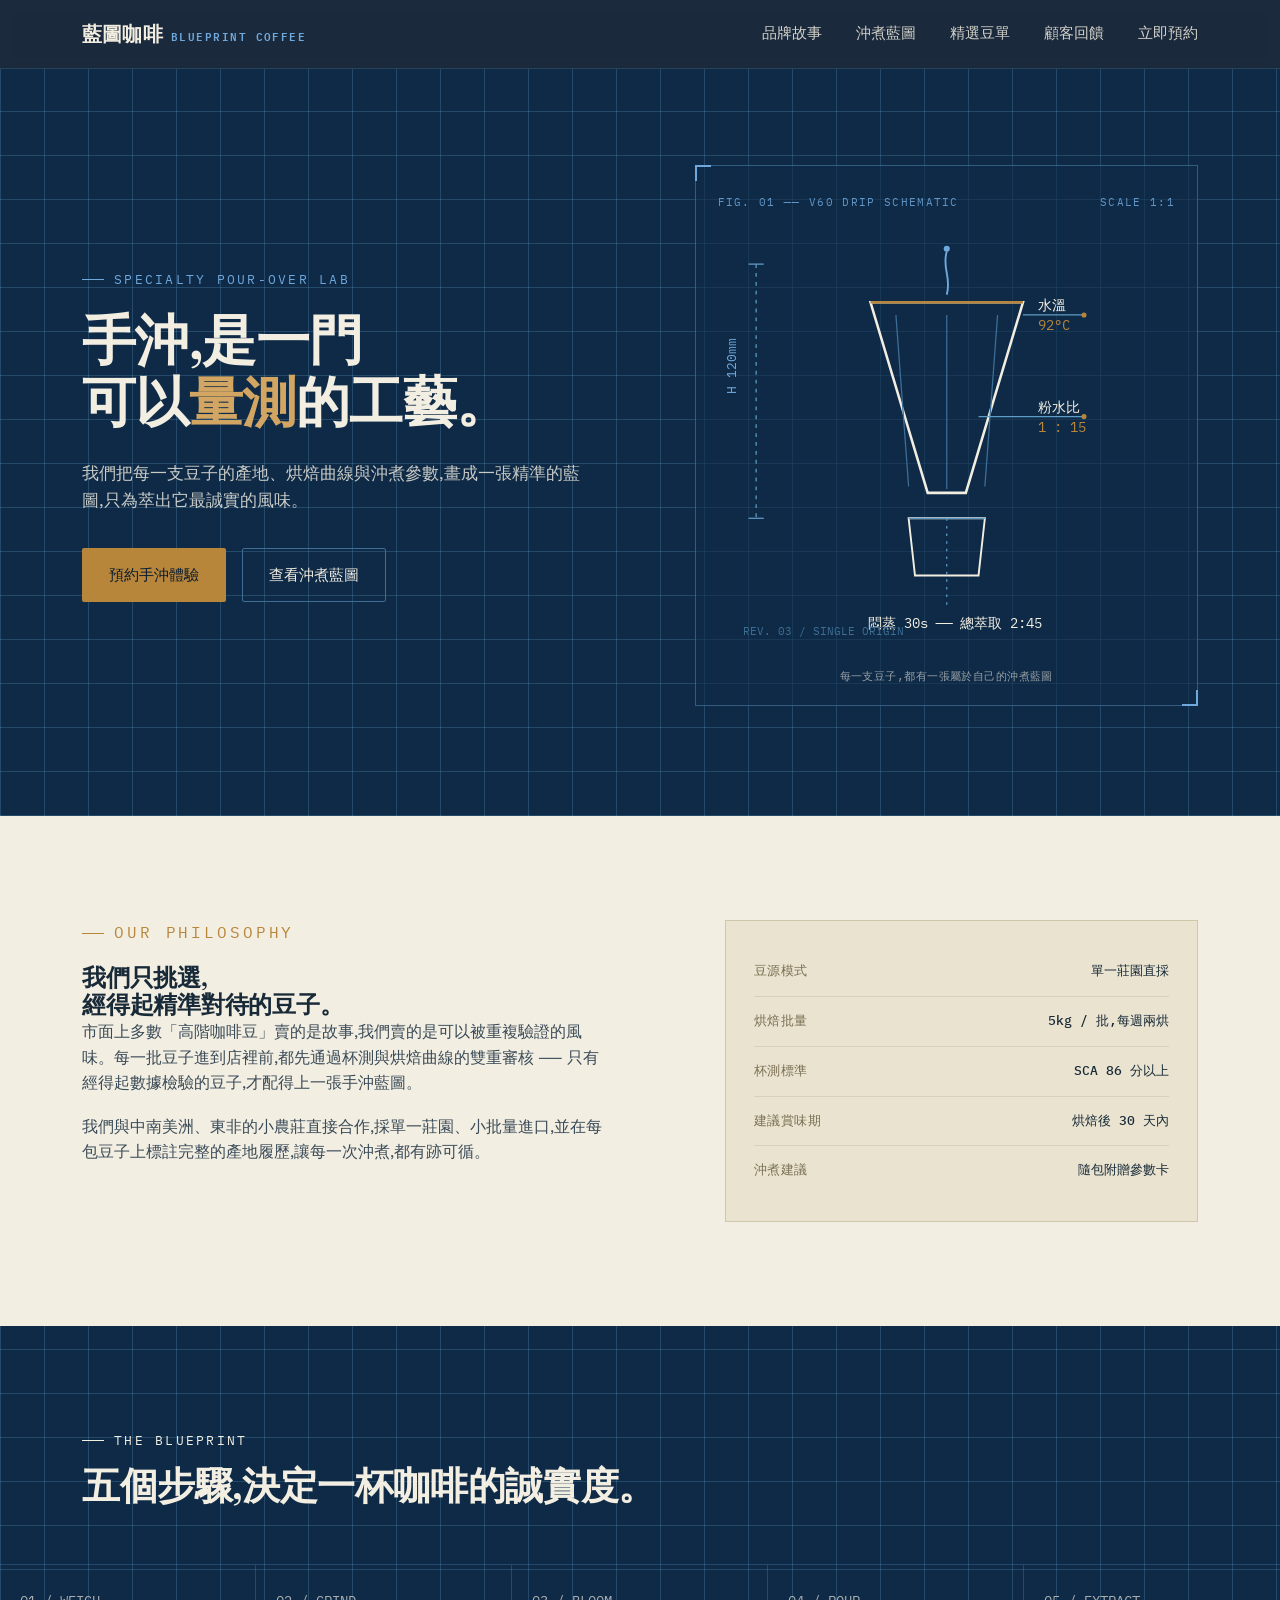
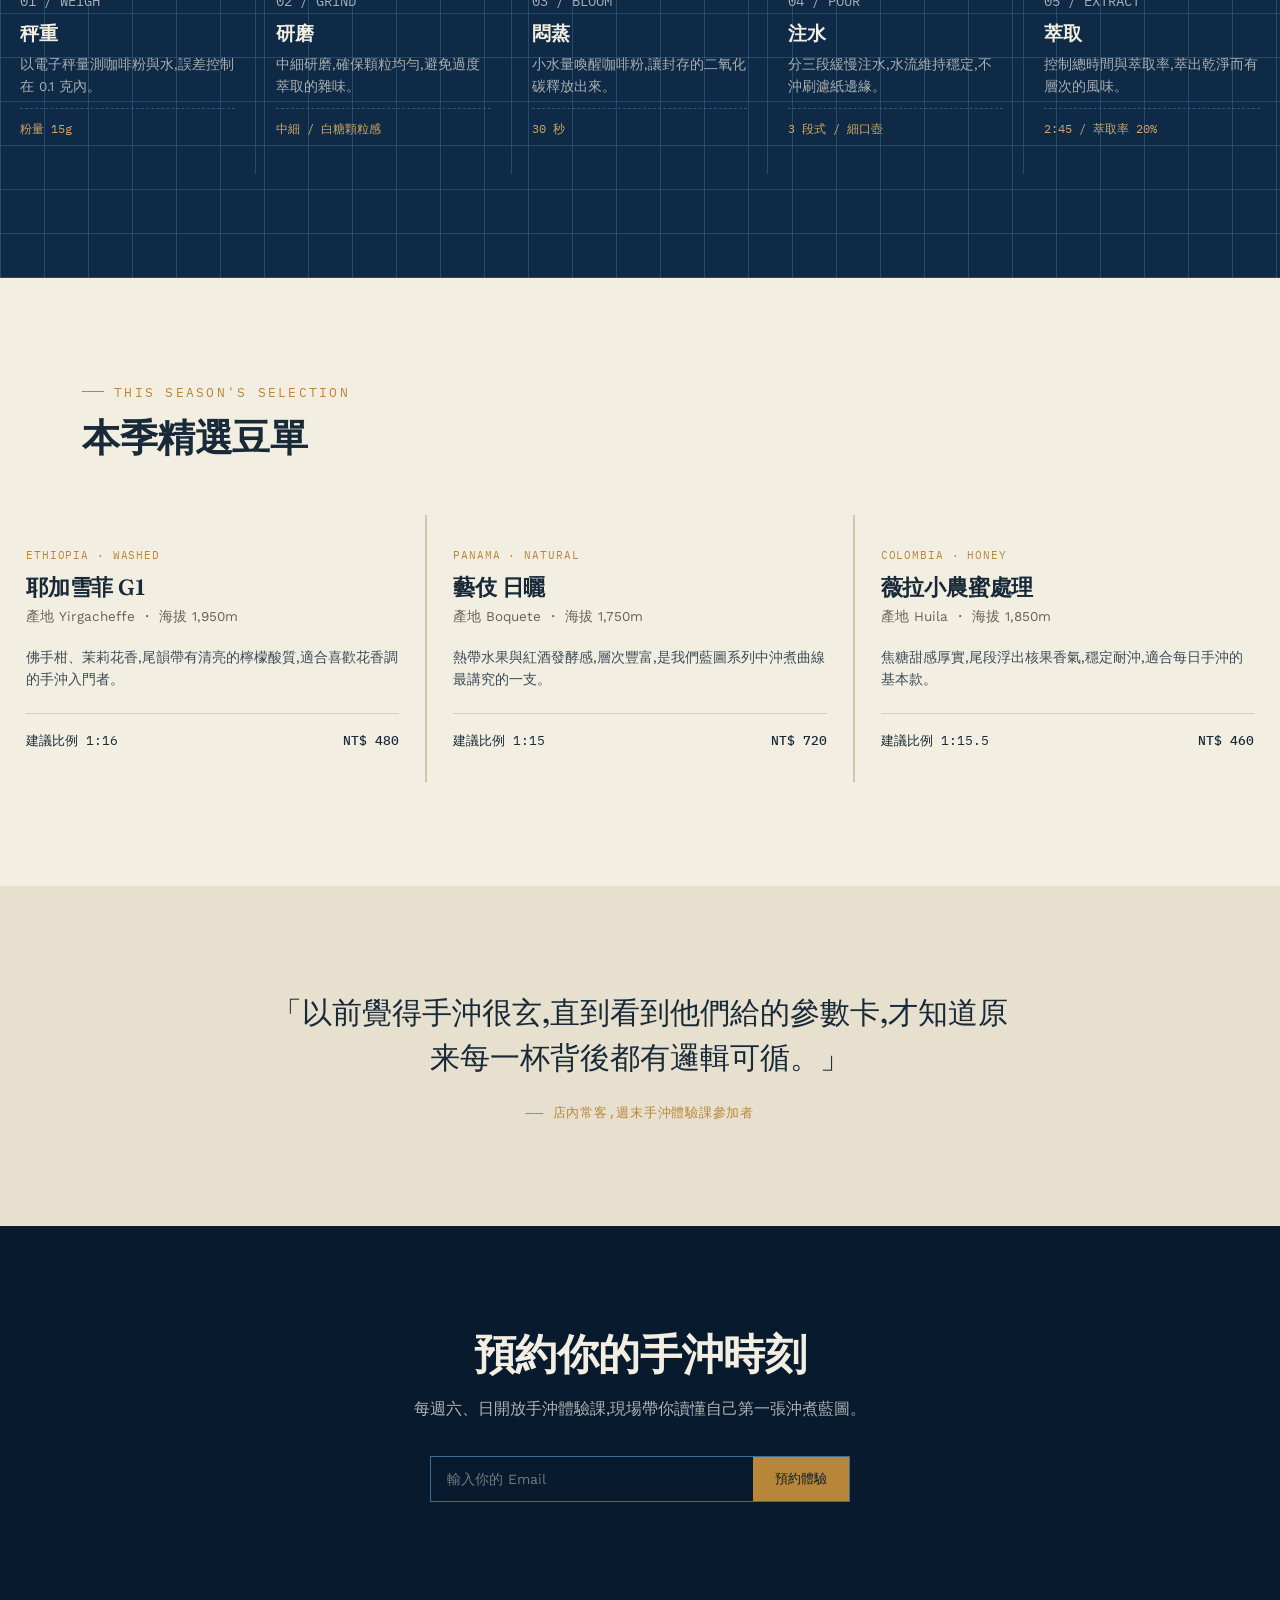
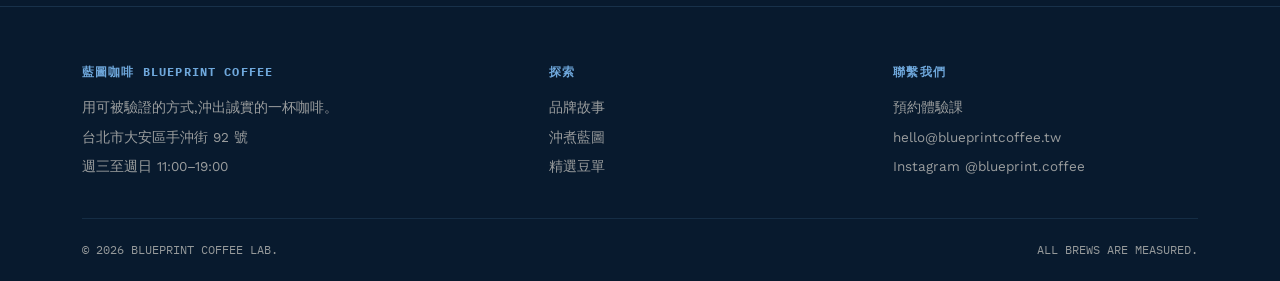
<file: docs/index.html>
<!DOCTYPE html>
<html lang="zh-Hant">
<head>
<meta charset="UTF-8">
<meta name="viewport" content="width=device-width, initial-scale=1.0">
<title>藍圖咖啡 Blueprint Coffee ── 精準手沖,誠實風味</title>
<link rel="preconnect" href="https://fonts.googleapis.com">
<link rel="preconnect" href="https://fonts.gstatic.com" crossorigin>
<link href="https://fonts.googleapis.com/css2?family=Fraunces:opsz,wght@9..144,400;9..144,500;9..144,600;9..144,700&family=Work+Sans:wght@300;400;500;600&family=IBM+Plex+Mono:wght@400;500&display=swap" rel="stylesheet">
<style>
  :root{
    --ink-black:#081A2E;
    --blueprint:#0E2A47;
    --blueprint-line:#3E6E96;
    --blueprint-line-soft:rgba(94,155,197,0.28);
    --paper:#F3EEE2;
    --paper-dim:#E7E0CE;
    --brass:#B8863B;
    --brass-light:#D2A662;
    --sky:#6FA8DC;
    --ink-on-paper:#182A38;
    --max-w:1180px;
  }

  *{margin:0;padding:0;box-sizing:border-box;}
  html{scroll-behavior:smooth;}
  body{
    font-family:'Work Sans', sans-serif;
    background:var(--paper);
    color:var(--ink-on-paper);
    line-height:1.6;
    -webkit-font-smoothing:antialiased;
  }
  a{color:inherit;text-decoration:none;}
  img,svg{display:block;max-width:100%;}
  .container{max-width:var(--max-w);margin:0 auto;padding:0 32px;}
  .eyebrow{
    font-family:'IBM Plex Mono', monospace;
    font-size:12.5px;
    letter-spacing:0.18em;
    text-transform:uppercase;
    display:flex;
    align-items:center;
    gap:10px;
  }
  .eyebrow::before{
    content:"";
    width:22px;height:1px;
    background:currentColor;
    display:inline-block;
  }
  h1,h2,h3{
    font-family:'Fraunces', serif;
    font-weight:600;
    line-height:1.15;
    letter-spacing:-0.01em;
  }
  .btn{
    display:inline-flex;
    align-items:center;
    gap:10px;
    padding:14px 26px;
    border-radius:2px;
    font-family:'Work Sans', sans-serif;
    font-size:15px;
    font-weight:500;
    border:1px solid transparent;
    cursor:pointer;
    transition:transform .25s ease, background .25s ease, border-color .25s ease, color .25s ease;
  }
  .btn:focus-visible{outline:2px solid var(--sky);outline-offset:3px;}
  .btn-primary{background:var(--brass);color:var(--ink-black);}
  .btn-primary:hover{background:var(--brass-light);transform:translateY(-1px);}
  .btn-ghost{border-color:var(--blueprint-line);color:var(--paper);}
  .btn-ghost:hover{border-color:var(--sky);color:var(--sky);}
  .btn-ghost.on-paper{border-color:var(--ink-on-paper);color:var(--ink-on-paper);}
  .btn-ghost.on-paper:hover{border-color:var(--brass);color:var(--brass);}

  /* ---------- NAV ---------- */
  header{
    position:sticky;top:0;z-index:50;
    background:rgba(8,26,46,0.92);
    backdrop-filter:blur(6px);
    border-bottom:1px solid rgba(94,155,197,0.2);
  }
  nav{
    max-width:var(--max-w);margin:0 auto;padding:18px 32px;
    display:flex;align-items:center;justify-content:space-between;
    color:var(--paper);
  }
  .logo{
    font-family:'Fraunces', serif;
    font-size:20px;font-weight:600;letter-spacing:0.01em;
    color:var(--paper);display:flex;align-items:baseline;gap:8px;
  }
  .logo span{
    font-family:'IBM Plex Mono', monospace;
    font-size:10.5px;letter-spacing:0.14em;color:var(--sky);
  }
  .nav-links{display:flex;gap:34px;font-size:14.5px;}
  .nav-links a{opacity:0.85;transition:opacity .2s;}
  .nav-links a:hover{opacity:1;color:var(--sky);}
  .nav-toggle{display:none;background:none;border:none;color:var(--paper);font-size:24px;cursor:pointer;}

  @media (max-width:860px){
    .nav-links{
      position:absolute;top:100%;left:0;right:0;
      background:var(--ink-black);
      flex-direction:column;gap:0;
      max-height:0;overflow:hidden;
      transition:max-height .3s ease;
    }
    .nav-links.open{max-height:320px;}
    .nav-links a{padding:16px 32px;border-top:1px solid rgba(94,155,197,0.15);}
    .nav-toggle{display:block;}
  }

  /* ---------- HERO ---------- */
  .hero{
    background:
      repeating-linear-gradient(0deg, var(--blueprint-line-soft) 0, var(--blueprint-line-soft) 1px, transparent 1px, transparent 44px),
      repeating-linear-gradient(90deg, var(--blueprint-line-soft) 0, var(--blueprint-line-soft) 1px, transparent 1px, transparent 44px),
      var(--blueprint);
    color:var(--paper);
    padding:96px 0 110px;
    position:relative;
    overflow:hidden;
  }
  .hero-grid{
    max-width:var(--max-w);margin:0 auto;padding:0 32px;
    display:grid;grid-template-columns:1.05fr 0.95fr;gap:56px;align-items:center;
  }
  .hero h1{font-size:clamp(34px,4.6vw,54px);margin:20px 0 26px;color:var(--paper);}
  .hero h1 em{font-style:normal;color:var(--brass-light);}
  .hero p.lede{font-size:17px;max-width:46ch;color:rgba(243,238,226,0.82);margin-bottom:34px;}
  .hero-cta{display:flex;gap:16px;flex-wrap:wrap;}
  .hero-eyebrow{color:var(--sky);margin-bottom:6px;}

  .blueprint-plate{
    position:relative;
    border:1px solid rgba(94,155,197,0.45);
    background:rgba(15,42,71,0.55);
    padding:28px 22px 20px;
  }
  .blueprint-plate::before,.blueprint-plate::after,
  .plate-corner-tl,.plate-corner-br{
    content:"";position:absolute;width:14px;height:14px;
    border-color:var(--sky);
  }
  .blueprint-plate::before{top:-1px;left:-1px;border-top:2px solid var(--sky);border-left:2px solid var(--sky);}
  .blueprint-plate::after{bottom:-1px;right:-1px;border-bottom:2px solid var(--sky);border-right:2px solid var(--sky);}
  .plate-label{
    font-family:'IBM Plex Mono', monospace;font-size:11px;letter-spacing:0.12em;
    color:var(--sky);display:flex;justify-content:space-between;margin-bottom:14px;opacity:0.85;
  }
  .plate-caption{
    font-family:'IBM Plex Mono', monospace;font-size:11px;color:rgba(243,238,226,0.6);
    text-align:center;margin-top:10px;letter-spacing:0.04em;
  }

  @media (max-width:900px){
    .hero-grid{grid-template-columns:1fr;}
    .hero{padding:64px 0 76px;}
  }

  /* ---------- SECTION SHARED ---------- */
  section{padding:104px 0;}
  .section-head{max-width:640px;margin-bottom:56px;}
  .section-head h2{font-size:clamp(26px,3.2vw,38px);margin-top:14px;}
  .on-dark{background:var(--ink-black);color:var(--paper);}
  .on-dark .eyebrow{color:var(--sky);}
  .on-paper .eyebrow{color:var(--brass);}

  /* ---------- ABOUT / SPEC SHEET ---------- */
  .about-grid{display:grid;grid-template-columns:1.1fr 0.9fr;gap:64px;align-items:start;}
  .about-grid p{font-size:16px;color:#3a4b58;max-width:52ch;margin-bottom:18px;}
  .spec-sheet{border:1px solid #cfc6ac;background:#EAE3D0;padding:26px 28px;}
  .spec-row{
    display:flex;justify-content:space-between;gap:20px;
    padding:14px 0;border-bottom:1px solid #d8d0b8;
    font-family:'IBM Plex Mono', monospace;font-size:13px;
  }
  .spec-row:last-child{border-bottom:none;}
  .spec-row dt{color:#7a6f52;letter-spacing:0.04em;}
  .spec-row dd{font-weight:500;color:var(--ink-on-paper);text-align:right;}

  @media (max-width:860px){ .about-grid{grid-template-columns:1fr;} }

  /* ---------- PROCESS BLUEPRINT ---------- */
  .process{
    background:
      repeating-linear-gradient(0deg, var(--blueprint-line-soft) 0, var(--blueprint-line-soft) 1px, transparent 1px, transparent 44px),
      repeating-linear-gradient(90deg, var(--blueprint-line-soft) 0, var(--blueprint-line-soft) 1px, transparent 1px, transparent 44px),
      var(--blueprint);
    color:var(--paper);
  }
  .steps{
    display:grid;grid-template-columns:repeat(5,1fr);gap:0;
    border-top:1px solid var(--blueprint-line-soft);
  }
  .step{
    padding:26px 20px;border-right:1px solid var(--blueprint-line-soft);position:relative;
  }
  .step:last-child{border-right:none;}
  .step-index{font-family:'IBM Plex Mono', monospace;font-size:12px;color:var(--sky);margin-bottom:14px;}
  .step h3{font-size:19px;color:var(--paper);margin-bottom:10px;font-weight:600;}
  .step p{font-size:13.5px;color:rgba(243,238,226,0.68);margin-bottom:10px;}
  .step .metric{
    font-family:'IBM Plex Mono', monospace;font-size:12px;color:var(--brass-light);
    border-top:1px dashed rgba(94,155,197,0.4);padding-top:10px;
  }
  @media (max-width:960px){
    .steps{grid-template-columns:1fr 1fr;}
    .step{border-right:1px solid var(--blueprint-line-soft);border-bottom:1px solid var(--blueprint-line-soft);}
    .step:nth-child(2n){border-right:none;}
  }
  @media (max-width:560px){
    .steps{grid-template-columns:1fr;}
    .step{border-right:none;}
  }

  /* ---------- BEANS ---------- */
  .bean-grid{display:grid;grid-template-columns:repeat(3,1fr);gap:2px;background:#cfc6ac;}
  .bean-card{
    background:var(--paper);padding:32px 26px;position:relative;
    display:flex;flex-direction:column;height:100%;
  }
  .bean-tag{
    font-family:'IBM Plex Mono', monospace;font-size:11px;color:var(--brass);
    letter-spacing:0.08em;margin-bottom:10px;
  }
  .bean-card h3{font-size:22px;margin-bottom:6px;}
  .bean-origin{font-size:13.5px;color:#6b6250;margin-bottom:18px;}
  .bean-notes{font-size:14px;color:#3a4b58;margin-bottom:22px;flex-grow:1;}
  .bean-meta{
    display:flex;justify-content:space-between;align-items:center;
    border-top:1px solid #d8d0b8;padding-top:16px;
    font-family:'IBM Plex Mono', monospace;font-size:12.5px;
  }
  .bean-price{color:var(--ink-on-paper);font-weight:500;}
  @media (max-width:900px){ .bean-grid{grid-template-columns:1fr 1fr;} }
  @media (max-width:600px){ .bean-grid{grid-template-columns:1fr;} }

  /* ---------- QUOTE ---------- */
  .quote-section{background:var(--paper-dim);}
  .quote-wrap{max-width:760px;margin:0 auto;text-align:center;}
  blockquote{
    font-family:'Fraunces', serif;font-size:clamp(22px,2.6vw,30px);
    font-weight:500;line-height:1.5;color:var(--ink-on-paper);margin-bottom:22px;
  }
  .quote-attr{font-family:'IBM Plex Mono', monospace;font-size:12.5px;color:var(--brass);letter-spacing:0.06em;}

  /* ---------- CTA / FOOTER ---------- */
  .cta-section{background:var(--ink-black);color:var(--paper);text-align:center;}
  .cta-section h2{font-size:clamp(28px,3.6vw,42px);margin-bottom:18px;}
  .cta-section p{color:rgba(243,238,226,0.72);max-width:48ch;margin:0 auto 34px;}
  .cta-form{
    display:flex;max-width:420px;margin:0 auto;gap:0;border:1px solid var(--blueprint-line);
  }
  .cta-form input{
    flex:1;background:transparent;border:none;padding:14px 16px;
    color:var(--paper);font-family:'Work Sans', sans-serif;font-size:14px;
  }
  .cta-form input::placeholder{color:rgba(243,238,226,0.45);}
  .cta-form input:focus{outline:none;}
  .cta-form button{
    background:var(--brass);color:var(--ink-black);border:none;
    padding:0 22px;font-weight:500;cursor:pointer;font-family:'Work Sans', sans-serif;
    transition:background .2s;
  }
  .cta-form button:hover{background:var(--brass-light);}

  footer{background:var(--ink-black);border-top:1px solid rgba(94,155,197,0.18);color:rgba(243,238,226,0.6);}
  .footer-grid{
    display:grid;grid-template-columns:1.4fr 1fr 1fr;gap:40px;padding:56px 0 32px;
    font-size:13.5px;
  }
  .footer-grid h4{
    font-family:'IBM Plex Mono', monospace;font-size:11.5px;letter-spacing:0.1em;
    color:var(--sky);margin-bottom:16px;text-transform:uppercase;
  }
  .footer-grid p, .footer-grid a{display:block;margin-bottom:8px;color:rgba(243,238,226,0.62);}
  .footer-grid a:hover{color:var(--paper);}
  .footer-bottom{
    border-top:1px solid rgba(94,155,197,0.15);padding:22px 0;
    font-family:'IBM Plex Mono', monospace;font-size:11.5px;
    display:flex;justify-content:space-between;flex-wrap:wrap;gap:10px;
  }
  @media (max-width:700px){ .footer-grid{grid-template-columns:1fr;} }

  /* ---------- REVEAL ---------- */
  .reveal{opacity:0;transform:translateY(18px);transition:opacity .7s ease, transform .7s ease;}
  .reveal.in{opacity:1;transform:translateY(0);}
  @media (prefers-reduced-motion: reduce){
    .reveal{opacity:1;transform:none;transition:none;}
    html{scroll-behavior:auto;}
  }
</style>
</head>
<body>

<header>
  <nav>
    <a href="#top" class="logo">藍圖咖啡<span>BLUEPRINT COFFEE</span></a>
    <button class="nav-toggle" id="navToggle" aria-label="開啟選單" aria-expanded="false">☰</button>
    <div class="nav-links" id="navLinks">
      <a href="#about">品牌故事</a>
      <a href="#process">沖煮藍圖</a>
      <a href="#beans">精選豆單</a>
      <a href="#quote">顧客回饋</a>
      <a href="#cta">立即預約</a>
    </div>
  </nav>
</header>

<section class="hero" id="top">
  <div class="hero-grid">
    <div>
      <p class="eyebrow hero-eyebrow">SPECIALTY POUR-OVER LAB</p>
      <h1>手沖,是一門<br>可以<em>量測</em>的工藝。</h1>
      <p class="lede">我們把每一支豆子的產地、烘焙曲線與沖煮參數,畫成一張精準的藍圖,只為萃出它最誠實的風味。</p>
      <div class="hero-cta">
        <a href="#cta" class="btn btn-primary">預約手沖體驗</a>
        <a href="#process" class="btn btn-ghost">查看沖煮藍圖</a>
      </div>
    </div>

    <div class="blueprint-plate reveal">
      <div class="plate-label"><span>FIG. 01 ── V60 DRIP SCHEMATIC</span><span>SCALE 1:1</span></div>
      <svg viewBox="0 0 360 340" xmlns="http://www.w3.org/2000/svg" role="img" aria-label="V60 手沖濾杯示意圖,標註水溫、粉水比、悶蒸與總萃取時間">
        <!-- dimension lines -->
        <line x1="30" y1="30" x2="30" y2="230" stroke="#5E9BC5" stroke-width="1" stroke-dasharray="3 4"/>
        <line x1="24" y1="30" x2="36" y2="30" stroke="#5E9BC5" stroke-width="1"/>
        <line x1="24" y1="230" x2="36" y2="230" stroke="#5E9BC5" stroke-width="1"/>
        <text x="14" y="132" fill="#6FA8DC" font-size="10" font-family="IBM Plex Mono, monospace" transform="rotate(-90 14 132)">H 120mm</text>

        <!-- dripper cone -->
        <path d="M120 60 L240 60 L195 210 L165 210 Z" fill="none" stroke="#F3EEE2" stroke-width="2"/>
        <path d="M120 60 L240 60" stroke="#B8863B" stroke-width="2"/>
        <!-- ribs -->
        <line x1="140" y1="70" x2="150" y2="205" stroke="#3E6E96" stroke-width="1"/>
        <line x1="180" y1="70" x2="180" y2="207" stroke="#3E6E96" stroke-width="1"/>
        <line x1="220" y1="70" x2="210" y2="205" stroke="#3E6E96" stroke-width="1"/>

        <!-- server -->
        <path d="M150 230 L210 230 L205 275 L155 275 Z" fill="none" stroke="#F3EEE2" stroke-width="1.5"/>
        <line x1="150" y1="230" x2="210" y2="230" stroke="#5E9BC5" stroke-width="1"/>

        <!-- pour line + droplets -->
        <path d="M180 20 C176 34, 184 40, 180 54" stroke="#6FA8DC" stroke-width="1.5" fill="none"/>
        <circle cx="180" cy="18" r="2.4" fill="#6FA8DC"/>

        <!-- annotation callouts -->
        <line x1="240" y1="70" x2="288" y2="70" stroke="#5E9BC5" stroke-width="1"/>
        <circle cx="288" cy="70" r="2" fill="#B8863B"/>
        <text x="252" y="66" fill="#F3EEE2" font-size="11" font-family="IBM Plex Mono, monospace">水溫</text>
        <text x="252" y="82" fill="#B8863B" font-size="11" font-family="IBM Plex Mono, monospace">92°C</text>

        <line x1="205" y1="150" x2="288" y2="150" stroke="#5E9BC5" stroke-width="1"/>
        <circle cx="288" cy="150" r="2" fill="#B8863B"/>
        <text x="252" y="146" fill="#F3EEE2" font-size="11" font-family="IBM Plex Mono, monospace">粉水比</text>
        <text x="252" y="162" fill="#B8863B" font-size="11" font-family="IBM Plex Mono, monospace">1 : 15</text>

        <line x1="180" y1="230" x2="180" y2="300" stroke="#5E9BC5" stroke-width="1" stroke-dasharray="2 4"/>
        <text x="118" y="316" fill="#F3EEE2" font-size="11" font-family="IBM Plex Mono, monospace">悶蒸 30s ── 總萃取 2:45</text>

        <!-- corner tick -->
        <text x="20" y="322" fill="#3E6E96" font-size="9" font-family="IBM Plex Mono, monospace">REV. 03 / SINGLE ORIGIN</text>
      </svg>
      <p class="plate-caption">每一支豆子,都有一張屬於自己的沖煮藍圖</p>
    </div>
  </div>
</section>

<section class="on-paper" id="about">
  <div class="container">
    <div class="about-grid">
      <div class="reveal">
        <p class="eyebrow">OUR PHILOSOPHY</p>
        <h2>我們只挑選,<br>經得起精準對待的豆子。</h2>
        <p>市面上多數「高階咖啡豆」賣的是故事,我們賣的是可以被重複驗證的風味。每一批豆子進到店裡前,都先通過杯測與烘焙曲線的雙重審核 ── 只有經得起數據檢驗的豆子,才配得上一張手沖藍圖。</p>
        <p>我們與中南美洲、東非的小農莊直接合作,採單一莊園、小批量進口,並在每包豆子上標註完整的產地履歷,讓每一次沖煮,都有跡可循。</p>
      </div>
      <dl class="spec-sheet reveal">
        <div class="spec-row"><dt>豆源模式</dt><dd>單一莊園直採</dd></div>
        <div class="spec-row"><dt>烘焙批量</dt><dd>5kg / 批,每週兩烘</dd></div>
        <div class="spec-row"><dt>杯測標準</dt><dd>SCA 86 分以上</dd></div>
        <div class="spec-row"><dt>建議賞味期</dt><dd>烘焙後 30 天內</dd></div>
        <div class="spec-row"><dt>沖煮建議</dt><dd>隨包附贈參數卡</dd></div>
      </dl>
    </div>
  </div>
</section>

<section class="process" id="process">
  <div class="container">
    <div class="section-head reveal">
      <p class="eyebrow">THE BLUEPRINT</p>
      <h2>五個步驟,決定一杯咖啡的誠實度。</h2>
    </div>
  </div>
  <div class="steps reveal">
    <div class="step">
      <p class="step-index">01 / WEIGH</p>
      <h3>秤重</h3>
      <p>以電子秤量測咖啡粉與水,誤差控制在 0.1 克內。</p>
      <p class="metric">粉量 15g</p>
    </div>
    <div class="step">
      <p class="step-index">02 / GRIND</p>
      <h3>研磨</h3>
      <p>中細研磨,確保顆粒均勻,避免過度萃取的雜味。</p>
      <p class="metric">中細 / 白糖顆粒感</p>
    </div>
    <div class="step">
      <p class="step-index">03 / BLOOM</p>
      <h3>悶蒸</h3>
      <p>小水量喚醒咖啡粉,讓封存的二氧化碳釋放出來。</p>
      <p class="metric">30 秒</p>
    </div>
    <div class="step">
      <p class="step-index">04 / POUR</p>
      <h3>注水</h3>
      <p>分三段緩慢注水,水流維持穩定,不沖刷濾紙邊緣。</p>
      <p class="metric">3 段式 / 細口壺</p>
    </div>
    <div class="step">
      <p class="step-index">05 / EXTRACT</p>
      <h3>萃取</h3>
      <p>控制總時間與萃取率,萃出乾淨而有層次的風味。</p>
      <p class="metric">2:45 / 萃取率 20%</p>
    </div>
  </div>
</section>

<section class="on-paper" id="beans">
  <div class="container">
    <div class="section-head reveal">
      <p class="eyebrow">THIS SEASON'S SELECTION</p>
      <h2>本季精選豆單</h2>
    </div>
  </div>
  <div class="bean-grid reveal">
    <div class="bean-card">
      <p class="bean-tag">ETHIOPIA · WASHED</p>
      <h3>耶加雪菲 G1</h3>
      <p class="bean-origin">產地 Yirgacheffe ・ 海拔 1,950m</p>
      <p class="bean-notes">佛手柑、茉莉花香,尾韻帶有清亮的檸檬酸質,適合喜歡花香調的手沖入門者。</p>
      <div class="bean-meta"><span>建議比例 1:16</span><span class="bean-price">NT$ 480</span></div>
    </div>
    <div class="bean-card">
      <p class="bean-tag">PANAMA · NATURAL</p>
      <h3>藝伎 日曬</h3>
      <p class="bean-origin">產地 Boquete ・ 海拔 1,750m</p>
      <p class="bean-notes">熱帶水果與紅酒發酵感,層次豐富,是我們藍圖系列中沖煮曲線最講究的一支。</p>
      <div class="bean-meta"><span>建議比例 1:15</span><span class="bean-price">NT$ 720</span></div>
    </div>
    <div class="bean-card">
      <p class="bean-tag">COLOMBIA · HONEY</p>
      <h3>薇拉小農蜜處理</h3>
      <p class="bean-origin">產地 Huila ・ 海拔 1,850m</p>
      <p class="bean-notes">焦糖甜感厚實,尾段浮出核果香氣,穩定耐沖,適合每日手沖的基本款。</p>
      <div class="bean-meta"><span>建議比例 1:15.5</span><span class="bean-price">NT$ 460</span></div>
    </div>
  </div>
</section>

<section class="quote-section" id="quote">
  <div class="container">
    <div class="quote-wrap reveal">
      <blockquote>「以前覺得手沖很玄,直到看到他們給的參數卡,才知道原来每一杯背後都有邏輯可循。」</blockquote>
      <p class="quote-attr">── 店內常客,週末手沖體驗課參加者</p>
    </div>
  </div>
</section>

<section class="cta-section" id="cta">
  <div class="container">
    <h2 class="reveal">預約你的手沖時刻</h2>
    <p class="reveal">每週六、日開放手沖體驗課,現場帶你讀懂自己第一張沖煮藍圖。</p>
    <form class="cta-form reveal" onsubmit="event.preventDefault(); this.querySelector('button').textContent='已收到,我們會盡快聯繫';">
      <input type="email" placeholder="輸入你的 Email" required aria-label="Email">
      <button type="submit">預約體驗</button>
    </form>
  </div>
</section>

<footer>
  <div class="container">
    <div class="footer-grid">
      <div>
        <h4>藍圖咖啡 BLUEPRINT COFFEE</h4>
        <p>用可被驗證的方式,沖出誠實的一杯咖啡。</p>
        <p>台北市大安區手沖街 92 號</p>
        <p>週三至週日 11:00–19:00</p>
      </div>
      <div>
        <h4>探索</h4>
        <a href="#about">品牌故事</a>
        <a href="#process">沖煮藍圖</a>
        <a href="#beans">精選豆單</a>
      </div>
      <div>
        <h4>聯繫我們</h4>
        <a href="#cta">預約體驗課</a>
        <a href="mailto:hello@blueprintcoffee.tw">hello@blueprintcoffee.tw</a>
        <a href="#top">Instagram @blueprint.coffee</a>
      </div>
    </div>
    <div class="footer-bottom">
      <span>© 2026 BLUEPRINT COFFEE LAB.</span>
      <span>ALL BREWS ARE MEASURED.</span>
    </div>
  </div>
</footer>

<script>
  // mobile nav toggle
  const navToggle = document.getElementById('navToggle');
  const navLinks = document.getElementById('navLinks');
  navToggle.addEventListener('click', () => {
    const isOpen = navLinks.classList.toggle('open');
    navToggle.setAttribute('aria-expanded', isOpen);
  });
  navLinks.querySelectorAll('a').forEach(a => a.addEventListener('click', () => {
    navLinks.classList.remove('open');
    navToggle.setAttribute('aria-expanded', 'false');
  }));

  // scroll reveal
  const prefersReduced = window.matchMedia('(prefers-reduced-motion: reduce)').matches;
  if (!prefersReduced && 'IntersectionObserver' in window) {
    const io = new IntersectionObserver((entries) => {
      entries.forEach(entry => {
        if (entry.isIntersecting) {
          entry.target.classList.add('in');
          io.unobserve(entry.target);
        }
      });
    }, { threshold: 0.15 });
    document.querySelectorAll('.reveal').forEach(el => io.observe(el));
  } else {
    document.querySelectorAll('.reveal').forEach(el => el.classList.add('in'));
  }
</script>

</body>
</html>
</file>
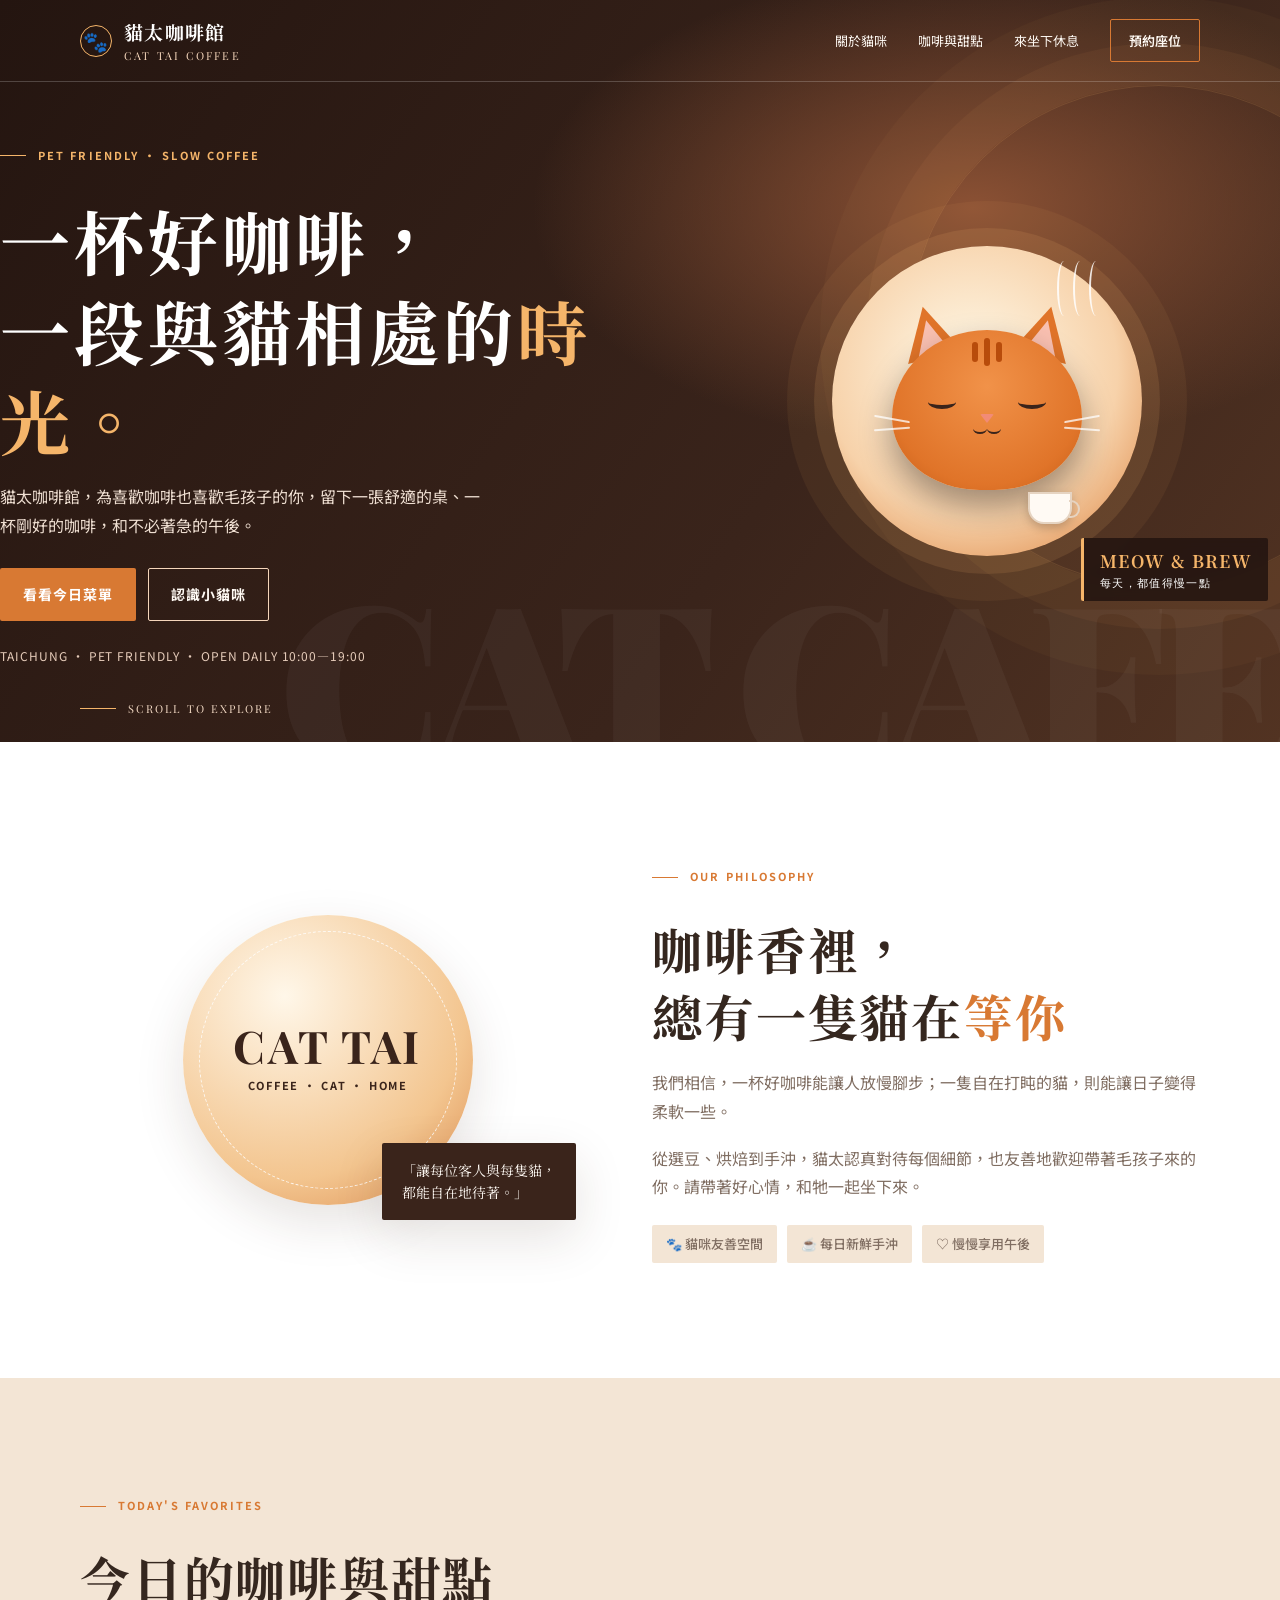
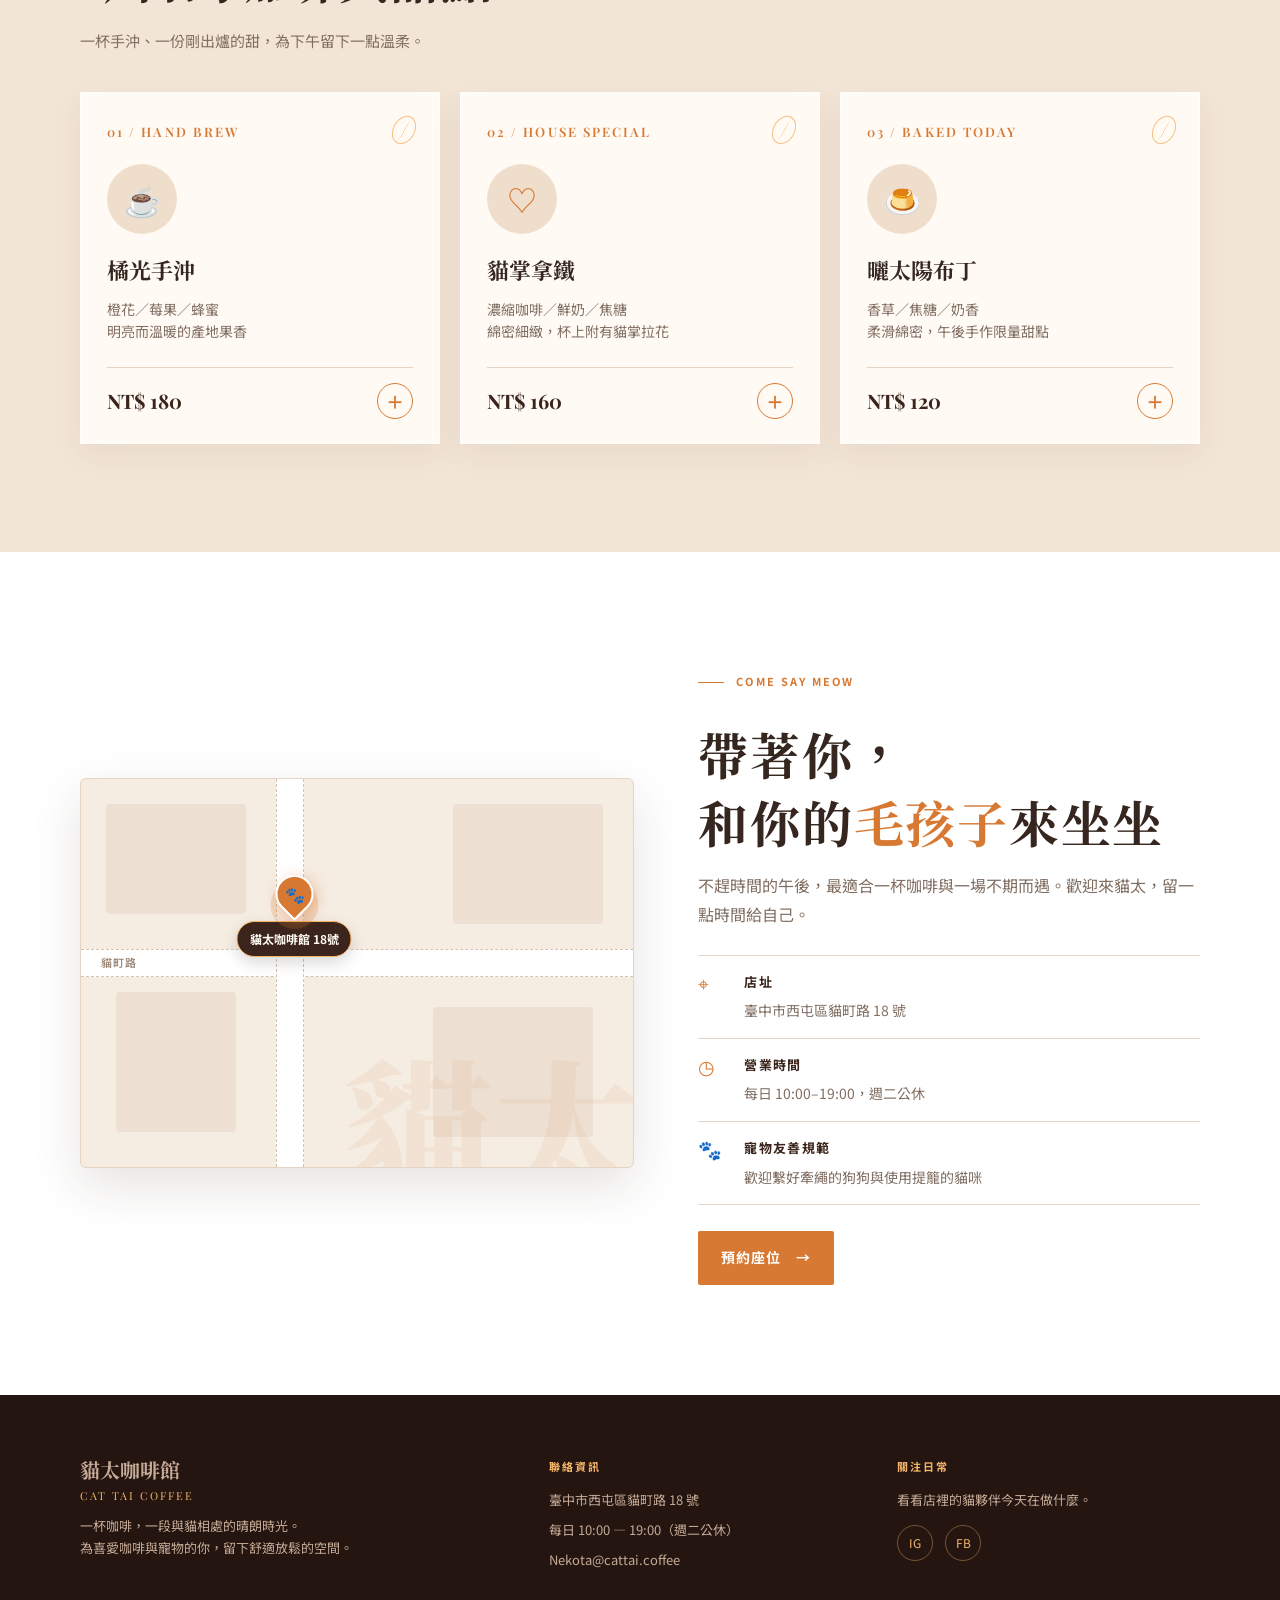
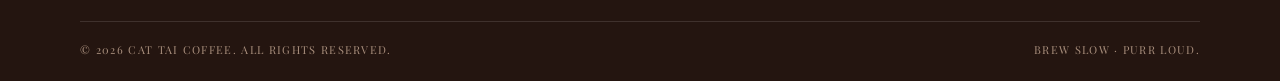
<file: onepage/index.html>
<!doctype html>
<html lang="zh-Hant">
<head>
  <meta charset="UTF-8">
  <meta name="viewport" content="width=device-width, initial-scale=1">
  <title>貓太咖啡館｜咖啡、貓咪與慢下來的午後</title>
  <meta name="description" content="貓太咖啡館，為貓咪與咖啡愛好者打造的溫暖寵物友善空間。">
  <link rel="preconnect" href="https://fonts.googleapis.com">
  <link rel="preconnect" href="https://fonts.gstatic.com" crossorigin>
  <link href="https://fonts.googleapis.com/css2?family=Noto+Sans+TC:wght@400;500;600;700&family=Noto+Serif+TC:wght@500;600;700;800;900&family=Playfair+Display:wght@500;600;700;900&display=swap" rel="stylesheet">
  <style>
    :root {
      --coffee: #3a241b;
      --footer: #241510;
      --orange: #d87933;
      --peach: #f5b56a;
      --cream: #fffaf4;
      --sand: #f3e5d5;
      --ink: #35271f;
      --muted: #806e62;
      --line: #e6d4c2;
      --shadow: 0 18px 50px rgba(58, 36, 27, 0.13);
    }

    * {
      box-sizing: border-box;
      margin: 0;
      padding: 0;
    }

    html {
      scroll-behavior: smooth;
    }

    body {
      margin: 0;
      background: var(--cream);
      color: var(--ink);
      font: 16px/1.8 "Noto Sans TC", sans-serif;
      -webkit-font-smoothing: antialiased;
    }

    a {
      color: inherit;
      text-decoration: none;
    }

    button, input {
      font: inherit;
    }

    button, a {
      -webkit-tap-highlight-color: transparent;
    }

    section {
      scroll-margin-top: 70px;
    }

    .wrap {
      width: min(1120px, calc(100% - 48px));
      margin-inline: auto;
    }

    h1, h2, h3, .serif {
      font-family: "Noto Serif TC", serif;
    }

    a:focus-visible,
    button:focus-visible,
    input:focus-visible {
      outline: 3px solid var(--peach);
      outline-offset: 4px;
    }

    .eyebrow {
      font-size: 11px;
      font-weight: 700;
      letter-spacing: 0.19em;
      color: var(--orange);
      text-transform: uppercase;
      display: inline-flex;
      align-items: center;
      margin: 0 0 12px;
    }

    .eyebrow::before {
      content: "";
      display: inline-block;
      width: 26px;
      height: 1px;
      background: currentColor;
      margin-right: 12px;
    }

    .section {
      padding: 110px 0;
    }

    .section h2 {
      font-size: clamp(31px, 4.2vw, 50px);
      line-height: 1.35;
      letter-spacing: 0.035em;
      margin: 16px 0;
    }

    .accent {
      color: var(--orange);
      font-style: normal;
    }

    .btn {
      min-height: 50px;
      padding: 13px 22px;
      border-radius: 2px;
      display: inline-flex;
      align-items: center;
      justify-content: center;
      font-size: 14px;
      font-weight: 700;
      letter-spacing: 0.07em;
      border: 1px solid transparent;
      cursor: pointer;
      transition: transform 0.2s ease, background-color 0.2s ease, color 0.2s ease, border-color 0.2s ease;
    }

    .btn:hover {
      transform: translateY(-3px);
    }

    .btn-primary {
      background: var(--orange);
      color: #fff;
    }

    .btn-primary:hover {
      background: #c4672b;
    }

    .btn-outline {
      border: 1px solid #f5d6bb;
      color: var(--cream);
      background: transparent;
    }

    .btn-outline:hover {
      background: var(--cream);
      color: var(--coffee);
    }

    /* 5.1 導覽列 */
    header#top {
      height: 82px;
      position: absolute;
      z-index: 20;
      inset: 0 0 auto;
      color: var(--cream);
      border-bottom: 1px solid rgba(255, 255, 255, 0.2);
    }

    .nav {
      height: 100%;
      display: flex;
      align-items: center;
      justify-content: space-between;
    }

    .brand {
      display: flex;
      gap: 12px;
      align-items: center;
      font: 700 19px "Noto Serif TC", serif;
      letter-spacing: 0.07em;
      color: #fff;
    }

    .paw {
      color: var(--peach);
      font-size: 20px;
      line-height: 1;
      display: inline-grid;
      place-items: center;
      width: 32px;
      height: 32px;
      border: 1px solid var(--peach);
      border-radius: 50%;
    }

    .brand small {
      display: block;
      font: 11px "Playfair Display", serif;
      letter-spacing: 0.2em;
      color: #f5d6bb;
      margin-top: 3px;
    }

    .nav-links {
      display: flex;
      align-items: center;
      gap: 31px;
      font-size: 13px;
    }

    .nav-links a:not(.nav-cta) {
      position: relative;
      color: var(--cream);
      padding: 6px 0;
      transition: color 0.25s;
    }

    .nav-links a:not(.nav-cta)::after {
      content: "";
      height: 2px;
      background: var(--peach);
      position: absolute;
      bottom: -6px;
      left: 0;
      right: 100%;
      transition: right 0.25s ease;
    }

    .nav-links a:not(.nav-cta):hover::after {
      right: 0;
    }

    .nav-cta {
      border: 1px solid var(--orange);
      padding: 9px 18px;
      border-radius: 2px;
      color: var(--cream);
      font-weight: 600;
      transition: background-color 0.25s, color 0.25s;
    }

    .nav-cta:hover {
      background: var(--orange);
      color: #fff;
    }

    .menu-toggle {
      display: none;
      border: 0;
      background: none;
      color: var(--cream);
      font-size: 27px;
      cursor: pointer;
      padding: 6px;
    }

    /* 5.2 Hero */
    .hero {
      min-height: 740px;
      padding: 135px 0 75px;
      position: relative;
      overflow: hidden;
      color: var(--cream);
      background: radial-gradient(ellipse at 76% 28%, #8b5134 0, transparent 32%),
                  linear-gradient(125deg, #241510, #3a241b 62%, #523322);
      display: flex;
      align-items: center;
    }

    .hero::before {
      content: "";
      position: absolute;
      width: 500px;
      height: 500px;
      border: 1px solid rgba(245, 181, 106, 0.14);
      border-radius: 50%;
      right: -130px;
      top: 85px;
      box-shadow: 0 0 0 42px rgba(245, 181, 106, 0.05),
                  0 0 0 88px rgba(245, 181, 106, 0.03);
      pointer-events: none;
    }

    .hero::after {
      content: "CAT CAFE";
      position: absolute;
      right: -0.04em;
      bottom: -0.22em;
      color: rgba(255, 255, 255, 0.04);
      font: 900 clamp(110px, 18vw, 260px)/1 "Playfair Display", serif;
      letter-spacing: -0.06em;
      pointer-events: none;
      user-select: none;
    }

    .hero-grid {
      position: relative;
      z-index: 2;
      width: 100%;
      display: grid;
      grid-template-columns: 1.05fr 0.95fr;
      gap: 45px;
      align-items: center;
    }

    .hero .eyebrow {
      color: var(--peach);
    }

    .hero h1 {
      font-size: clamp(45px, 5.8vw, 70px);
      line-height: 1.28;
      letter-spacing: 0.055em;
      margin: 18px 0;
      color: #fff;
    }

    .hero h1 .accent {
      color: var(--peach);
    }

    .hero-copy > p {
      color: #efdfd2;
      max-width: 480px;
      font-size: 16px;
      line-height: 1.8;
      margin: 0 0 28px;
    }

    .actions {
      display: flex;
      gap: 12px;
      flex-wrap: wrap;
      margin: 28px 0 24px;
    }

    .hero-caption {
      font-size: 12px;
      letter-spacing: 0.08em;
      color: #e6ccba;
      margin-top: 24px;
    }

    .scroll-note {
      position: absolute;
      bottom: 26px;
      left: max(24px, calc((100% - 1120px) / 2));
      font: 11px "Playfair Display", serif;
      letter-spacing: 0.19em;
      color: #f0d7c2;
      display: flex;
      align-items: center;
    }

    .scroll-note::before {
      content: "";
      display: inline-block;
      width: 36px;
      height: 1px;
      background: var(--peach);
      margin-right: 12px;
    }

    /* Hero 右側 CSS 橘貓與蒸氣圖像 */
    .hero-visual {
      position: relative;
      height: 460px;
      display: flex;
      align-items: center;
      justify-content: center;
    }

    .cat-stage {
      position: relative;
      width: 380px;
      height: 380px;
      display: grid;
      place-items: center;
      transition: transform 0.3s ease;
    }

    /* 月亮 / 溫暖光暈 */
    .cat-moon {
      position: absolute;
      width: 310px;
      height: 310px;
      border-radius: 50%;
      background: radial-gradient(circle at 45% 40%, #fffaea 0%, #f7d2aa 58%, #d87933 100%);
      box-shadow: 0 0 0 18px rgba(245, 181, 106, 0.12),
                  0 0 0 45px rgba(245, 181, 106, 0.06);
    }

    /* 三道蒸氣動畫 (4 秒循環，延遲 0, 1.3, 2.5 秒) */
    .steam-container {
      position: absolute;
      top: 50px;
      right: 70px;
      width: 60px;
      height: 100px;
      z-index: 4;
      pointer-events: none;
    }

    .steam {
      position: absolute;
      width: 14px;
      height: 55px;
      border-left: 2px solid rgba(255, 255, 255, 0.85);
      border-radius: 50%;
      animation: steamAnim 4s ease-in-out infinite;
    }

    .steam.a {
      left: 10px;
      animation-delay: 0s;
    }

    .steam.b {
      left: 26px;
      animation-delay: 1.3s;
    }

    .steam.c {
      left: 42px;
      animation-delay: 2.5s;
    }

    @keyframes steamAnim {
      0% {
        opacity: 0;
        transform: translateY(20px) rotate(-8deg) scale(0.8);
      }
      35% {
        opacity: 0.75;
      }
      70% {
        opacity: 0.4;
      }
      100% {
        opacity: 0;
        transform: translateY(-38px) rotate(14deg) scale(1.25);
      }
    }

    /* 橘貓本體 (純 CSS 繪製) */
    .css-cat {
      position: relative;
      z-index: 2;
      width: 220px;
      height: 220px;
      margin-top: 30px;
    }

    /* 貓耳朵 */
    .cat-ears {
      position: absolute;
      top: 0;
      left: 0;
      right: 0;
      display: flex;
      justify-content: space-between;
      padding: 0 24px;
      z-index: 1;
    }

    .cat-ear {
      width: 0;
      height: 0;
      border-left: 28px solid transparent;
      border-right: 28px solid transparent;
      border-bottom: 52px solid #e07429;
      position: relative;
    }

    .cat-ear.left {
      transform: rotate(-14deg);
    }

    .cat-ear.right {
      transform: rotate(14deg);
    }

    .cat-ear::after {
      content: "";
      position: absolute;
      left: -16px;
      top: 14px;
      width: 0;
      height: 0;
      border-left: 16px solid transparent;
      border-right: 16px solid transparent;
      border-bottom: 34px solid #f9c0b1;
    }

    /* 貓頭部 */
    .cat-head {
      position: absolute;
      top: 24px;
      left: 15px;
      width: 190px;
      height: 160px;
      background: radial-gradient(circle at 50% 35%, #f19249 0%, #e07429 70%, #c45c16 100%);
      border-radius: 50% 50% 46% 46% / 55% 55% 45% 45%;
      box-shadow: 0 16px 32px rgba(28, 15, 10, 0.4);
      z-index: 2;
    }

    /* 額頭斑紋 */
    .cat-stripes {
      position: absolute;
      top: 8px;
      left: 50%;
      transform: translateX(-50%);
      display: flex;
      gap: 6px;
    }

    .cat-stripe {
      width: 6px;
      background: #b84c0b;
      border-radius: 4px;
    }

    .cat-stripe.center {
      height: 28px;
    }

    .cat-stripe.side {
      height: 20px;
      margin-top: 4px;
    }

    /* 眼睛 (悠閒瞇眼弧線) */
    .cat-eyes {
      position: absolute;
      top: 65px;
      left: 36px;
      right: 36px;
      display: flex;
      justify-content: space-between;
    }

    .cat-eye {
      width: 28px;
      height: 14px;
      border-bottom: 4px solid #3a241b;
      border-radius: 0 0 50% 50%;
      position: relative;
    }

    /* 鼻子 */
    .cat-nose {
      position: absolute;
      top: 84px;
      left: 50%;
      transform: translateX(-50%);
      width: 0;
      height: 0;
      border-left: 7px solid transparent;
      border-right: 7px solid transparent;
      border-top: 9px solid #f28b76;
      border-radius: 2px;
    }

    /* 嘴巴 (:3) */
    .cat-mouth {
      position: absolute;
      top: 93px;
      left: 50%;
      transform: translateX(-50%);
      width: 32px;
      height: 10px;
    }

    .cat-mouth::before,
    .cat-mouth::after {
      content: "";
      position: absolute;
      width: 14px;
      height: 9px;
      border-bottom: 2.5px solid #3a241b;
      border-radius: 0 0 50% 50%;
    }

    .cat-mouth::before {
      left: 2px;
    }

    .cat-mouth::after {
      right: 2px;
    }

    /* 鬍鬚 */
    .cat-whiskers {
      position: absolute;
      top: 88px;
      width: 100%;
    }

    .whisker-left, .whisker-right {
      position: absolute;
      display: flex;
      flex-direction: column;
      gap: 8px;
    }

    .whisker-left {
      left: -18px;
    }

    .whisker-right {
      right: -18px;
    }

    .whisker-line {
      width: 36px;
      height: 2px;
      background: rgba(255, 255, 255, 0.75);
      border-radius: 2px;
    }

    .whisker-left .w1 { transform: rotate(10deg); }
    .whisker-left .w2 { transform: rotate(-4deg); }
    .whisker-right .w1 { transform: rotate(-10deg); }
    .whisker-right .w2 { transform: rotate(4deg); }

    /* 咖啡杯裝飾 */
    .cup-deco {
      position: absolute;
      bottom: 2px;
      right: 25px;
      z-index: 3;
      width: 44px;
      height: 32px;
      background: #fffaf4;
      border-radius: 0 0 16px 16px;
      border: 2px solid #e6d4c2;
      box-shadow: 0 4px 10px rgba(0, 0, 0, 0.2);
    }

    .cup-deco::after {
      content: "";
      position: absolute;
      right: -10px;
      top: 6px;
      width: 9px;
      height: 14px;
      border: 2px solid #e6d4c2;
      border-left: 0;
      border-radius: 0 10px 10px 0;
    }

    /* 規格標籤：MEOW & BREW 及 每天，都值得慢一點 */
    .visual-label {
      z-index: 5;
      position: absolute;
      right: 12px;
      bottom: 30px;
      color: #fff;
      background: rgba(36, 21, 16, 0.88);
      border-left: 3px solid var(--peach);
      padding: 10px 16px;
      font: 11px "Playfair Display", serif;
      letter-spacing: 0.12em;
      backdrop-filter: blur(4px);
      border-radius: 2px;
    }

    .visual-label strong {
      font: 700 17px "Noto Serif TC", serif;
      display: block;
      color: var(--peach);
      margin-bottom: 2px;
      letter-spacing: 0.08em;
    }

    /* 5.3 品牌故事 */
    .story-section {
      background: #fff;
      padding: 115px 0;
    }

    .story-grid {
      display: grid;
      grid-template-columns: 0.95fr 1.05fr;
      gap: clamp(45px, 6vw, 85px);
      align-items: center;
    }

    .story-mark-container {
      position: relative;
      min-height: 340px;
      display: flex;
      align-items: center;
      justify-content: center;
    }

    .story-mark {
      width: 290px;
      aspect-ratio: 1;
      border-radius: 50%;
      position: relative;
      display: grid;
      place-items: center;
      text-align: center;
      background: radial-gradient(circle at 35% 28%, #fff7e9, #f3c58f 65%, #da8a4c);
      color: var(--coffee);
      box-shadow: var(--shadow);
    }

    .story-mark::before {
      content: "";
      position: absolute;
      inset: 16px;
      border: 1px dashed rgba(255, 255, 255, 0.8);
      border-radius: 50%;
    }

    .story-mark b {
      font: 700 45px "Playfair Display", serif;
      display: block;
      letter-spacing: 0.06em;
      line-height: 1;
    }

    .story-mark small {
      font-size: 11px;
      font-weight: 700;
      letter-spacing: 0.16em;
      margin-top: 8px;
      display: block;
    }

    .story-quote {
      position: absolute;
      right: 0;
      bottom: 10px;
      padding: 16px 20px;
      background: var(--coffee);
      color: var(--cream);
      font: 14px "Noto Serif TC", serif;
      line-height: 1.6;
      box-shadow: var(--shadow);
      border-radius: 2px;
      max-width: 220px;
    }

    .story-copy p {
      color: var(--muted);
      margin: 18px 0;
      font-size: 16px;
      line-height: 1.8;
    }

    .story-points {
      margin-top: 24px;
      display: flex;
      gap: 10px;
      flex-wrap: wrap;
    }

    .story-points span {
      font-size: 13px;
      color: var(--muted);
      background: var(--sand);
      padding: 7px 14px;
      border-radius: 2px;
      font-weight: 500;
    }

    /* 5.4 今日咖啡與甜點 */
    .menu-section {
      background: var(--sand);
      padding: 108px 0;
    }

    .section-head {
      margin-bottom: 38px;
    }

    .section-head p {
      color: var(--muted);
      max-width: 560px;
      margin: 0;
      font-size: 15px;
    }

    .menu-grid {
      display: grid;
      grid-template-columns: repeat(3, 1fr);
      gap: 20px;
    }

    .menu-card {
      position: relative;
      min-height: 350px;
      background: var(--cream);
      padding: 30px 26px 24px;
      box-shadow: 0 10px 30px rgba(58, 36, 27, 0.06);
      transition: transform 0.25s ease, box-shadow 0.25s ease;
      border: 1px solid #fff;
      display: flex;
      flex-direction: column;
      justify-content: space-between;
    }

    .menu-card:hover {
      transform: translateY(-7px);
      box-shadow: var(--shadow);
    }

    /* 菜單卡片右上有咖啡豆線條裝飾 */
    .bean-line {
      position: absolute;
      right: 24px;
      top: 22px;
      width: 22px;
      height: 30px;
      border: 1.8px solid var(--peach);
      border-radius: 50%;
      transform: rotate(30deg);
      opacity: 0.85;
    }

    .bean-line::after {
      content: "";
      position: absolute;
      top: 3px;
      bottom: 3px;
      left: 50%;
      border-left: 1.8px solid var(--peach);
      border-radius: 50%;
    }

    .menu-number {
      font: 13px "Playfair Display", serif;
      letter-spacing: 0.16em;
      color: var(--orange);
      font-weight: 600;
    }

    .menu-icon {
      width: 70px;
      height: 70px;
      border-radius: 50%;
      margin: 24px 0 16px;
      display: grid;
      place-items: center;
      background: #f0decd;
      color: var(--orange);
      font-size: 30px;
    }

    .menu-card h3 {
      font-size: 22px;
      margin: 0 0 8px;
      color: var(--ink);
    }

    .menu-card p {
      font-size: 14px;
      color: var(--muted);
      margin: 0;
      line-height: 1.6;
    }

    .menu-bottom {
      display: flex;
      align-items: center;
      justify-content: space-between;
      margin-top: 24px;
      padding-top: 15px;
      border-top: 1px solid var(--line);
    }

    .menu-bottom strong {
      font: 20px "Playfair Display", serif;
      color: var(--coffee);
      font-weight: 700;
    }

    .menu-add-btn {
      width: 36px;
      height: 36px;
      border-radius: 50%;
      border: 1px solid var(--orange);
      background: transparent;
      color: var(--orange);
      font-size: 18px;
      font-weight: 700;
      display: grid;
      place-items: center;
      cursor: pointer;
      transition: background-color 0.2s ease, color 0.2s ease, transform 0.2s ease;
    }

    .menu-add-btn:hover {
      background: var(--orange);
      color: #fff;
      transform: scale(1.08);
    }

    /* 5.5 來店資訊 (左側為暖米色抽象地圖、橘色圖釘與低透明度貓太字樣) */
    .visit-section {
      background: #fff;
      padding: 110px 0;
    }

    .visit-grid {
      display: grid;
      grid-template-columns: 1.05fr 0.95fr;
      gap: clamp(40px, 5vw, 65px);
      align-items: center;
    }

    .abstract-map {
      position: relative;
      height: 390px;
      background: #f5ece2;
      border-radius: 6px;
      overflow: hidden;
      box-shadow: var(--shadow);
      border: 1px solid var(--line);
    }

    /* 抽象街區與街道線條 */
    .map-streets {
      position: absolute;
      inset: 0;
      pointer-events: none;
    }

    .map-block {
      position: absolute;
      background: #ede0d2;
      border-radius: 4px;
    }

    .b1 { top: 25px; left: 25px; width: 140px; height: 110px; }
    .b2 { top: 25px; right: 30px; width: 150px; height: 120px; }
    .b3 { bottom: 35px; left: 35px; width: 120px; height: 140px; }
    .b4 { bottom: 30px; right: 40px; width: 160px; height: 130px; }

    .map-road-h {
      position: absolute;
      left: 0;
      right: 0;
      top: 170px;
      height: 28px;
      background: #fff;
      border-top: 1px dashed #d5c3b1;
      border-bottom: 1px dashed #d5c3b1;
    }

    .map-road-v {
      position: absolute;
      top: 0;
      bottom: 0;
      left: 195px;
      width: 28px;
      background: #fff;
      border-left: 1px dashed #d5c3b1;
      border-right: 1px dashed #d5c3b1;
    }

    .road-name {
      position: absolute;
      left: 20px;
      top: 174px;
      font-size: 11px;
      color: #9c8979;
      letter-spacing: 0.1em;
      font-weight: 600;
    }

    /* 低透明度「貓太」浮水印字樣 */
    .map-watermark {
      position: absolute;
      right: -10px;
      bottom: -30px;
      font-family: "Noto Serif TC", serif;
      font-size: 150px;
      font-weight: 900;
      color: rgba(216, 121, 51, 0.08);
      user-select: none;
      pointer-events: none;
      line-height: 1;
    }

    /* 橘色定位圖釘與脈衝光圈 */
    .map-pin-wrap {
      position: absolute;
      top: 145px;
      left: 190px;
      z-index: 3;
      transform: translate(-30%, -60%);
      display: flex;
      flex-direction: column;
      align-items: center;
    }

    .map-pin-pulse {
      position: absolute;
      width: 48px;
      height: 48px;
      border-radius: 50%;
      background: rgba(216, 121, 51, 0.2);
      animation: pinPulse 2s infinite ease-out;
      top: 6px;
    }

    @keyframes pinPulse {
      0% { transform: scale(0.5); opacity: 1; }
      100% { transform: scale(1.8); opacity: 0; }
    }

    .map-pin-icon {
      width: 38px;
      height: 38px;
      background: var(--orange);
      color: #fff;
      border-radius: 50% 50% 50% 0;
      transform: rotate(-45deg);
      display: grid;
      place-items: center;
      box-shadow: 0 4px 14px rgba(216, 121, 51, 0.4);
      border: 2px solid #fff;
    }

    .map-pin-icon span {
      transform: rotate(45deg);
      font-size: 16px;
    }

    .map-pin-badge {
      margin-top: 8px;
      background: var(--coffee);
      color: var(--cream);
      padding: 6px 12px;
      border-radius: 20px;
      font-size: 12px;
      font-weight: 700;
      white-space: nowrap;
      box-shadow: 0 6px 16px rgba(0, 0, 0, 0.15);
      border: 1px solid var(--peach);
    }

    .visit-copy p {
      color: var(--muted);
      font-size: 16px;
      line-height: 1.8;
      margin: 0 0 20px;
    }

    .visit-details {
      margin: 26px 0;
    }

    .visit-detail {
      display: grid;
      grid-template-columns: 32px 1fr;
      gap: 14px;
      padding: 14px 0;
      border-bottom: 1px solid var(--line);
    }

    .visit-detail:first-child {
      border-top: 1px solid var(--line);
    }

    .visit-detail .icon {
      color: var(--orange);
      font-size: 19px;
      line-height: 1.4;
    }

    .visit-detail b {
      display: block;
      font-size: 13px;
      letter-spacing: 0.1em;
      color: var(--coffee);
      margin-bottom: 2px;
    }

    .visit-detail span {
      font-size: 14px;
      color: var(--muted);
      line-height: 1.6;
    }

    /* 5.6 Footer */
    footer {
      background: var(--footer);
      color: #e6d4c2;
      padding: 60px 0 24px;
    }

    .footer-grid {
      display: grid;
      grid-template-columns: 1.4fr 1fr 1fr;
      gap: 45px;
      padding-bottom: 42px;
    }

    .footer-brand {
      font: 700 20px "Noto Serif TC", serif;
      color: var(--cream);
      display: inline-block;
      margin-bottom: 12px;
    }

    .footer-brand small {
      display: block;
      color: var(--peach);
      font: 11px "Playfair Display", serif;
      letter-spacing: 0.18em;
      margin-top: 4px;
    }

    .footer-grid p,
    .footer-grid li {
      font-size: 13px;
      color: #c5aa96;
      line-height: 1.7;
    }

    .footer-grid ul {
      list-style: none;
      padding: 0;
      margin: 0;
    }

    .footer-grid li {
      margin: 8px 0;
    }

    .footer-grid h3 {
      font: 700 11px "Noto Sans TC", sans-serif;
      letter-spacing: 0.18em;
      color: var(--peach);
      margin: 3px 0 15px;
      text-transform: uppercase;
    }

    .footer-grid a {
      color: #c5aa96;
      transition: color 0.2s;
    }

    .footer-grid a:hover {
      color: var(--peach);
    }

    .socials {
      display: flex;
      gap: 12px;
      margin-top: 14px;
    }

    .socials a {
      display: grid;
      place-items: center;
      width: 36px;
      height: 36px;
      border: 1px solid rgba(245, 181, 106, 0.4);
      border-radius: 50%;
      font-size: 12px;
      color: var(--peach);
      transition: background-color 0.2s, color 0.2s;
    }

    .socials a:hover {
      background: var(--peach);
      color: var(--coffee);
    }

    .footer-bottom {
      border-top: 1px solid rgba(255, 255, 255, 0.12);
      padding-top: 20px;
      display: flex;
      justify-content: space-between;
      font: 11px "Playfair Display", serif;
      letter-spacing: 0.12em;
      color: #a88e7c;
    }

    /* 6.3 Toast 提示 */
    .toast {
      position: fixed;
      z-index: 100;
      right: 22px;
      bottom: 22px;
      background: var(--coffee);
      color: var(--cream);
      border-left: 3px solid var(--peach);
      padding: 14px 20px;
      box-shadow: var(--shadow);
      border-radius: 2px;
      font-size: 14px;
      opacity: 0;
      transform: translateY(14px);
      transition: opacity 0.22s ease, transform 0.22s ease;
      pointer-events: none;
    }

    .toast.show {
      opacity: 1;
      transform: translateY(0);
      pointer-events: auto;
    }

    /* 6.4 捲動進場動畫 */
    .reveal {
      opacity: 0;
      transform: translateY(20px);
      transition: opacity 0.7s ease, transform 0.7s ease;
    }

    .reveal.visible {
      opacity: 1;
      transform: none;
    }

    /* 7. 響應式設計 */
    @media (max-width: 800px) {
      .wrap {
        width: calc(100% - 48px);
      }

      .section {
        padding: 82px 0;
      }

      header#top {
        height: 70px;
      }

      .nav {
        position: relative;
      }

      .menu-toggle {
        display: block;
      }

      .nav-links {
        position: absolute;
        top: 70px;
        left: -24px;
        right: -24px;
        display: flex;
        flex-direction: column;
        align-items: stretch;
        gap: 0;
        background: #2e1b14;
        max-height: 0;
        overflow: hidden;
        transition: max-height 0.3s ease;
      }

      .nav-links.open {
        max-height: 300px;
      }

      .nav-links a:not(.nav-cta) {
        padding: 14px 24px;
        border-bottom: 1px solid rgba(255, 255, 255, 0.08);
      }

      .nav-cta {
        margin: 12px 24px 16px;
        text-align: center;
      }

      .hero {
        min-height: 740px;
        padding-top: 110px;
      }

      .hero-grid {
        grid-template-columns: 1fr;
        gap: 30px;
      }

      .hero-copy {
        max-width: 600px;
      }

      /* 800px 以下橘貓縮放為 68% */
      .hero-visual {
        height: 320px;
      }

      .cat-stage {
        transform: scale(0.68);
        transform-origin: center center;
      }

      .story-grid,
      .visit-grid {
        grid-template-columns: 1fr;
        gap: 48px;
      }

      .abstract-map {
        max-width: 100%;
        height: 320px;
      }

      .story-mark {
        width: 260px;
      }

      .menu-grid {
        grid-template-columns: repeat(2, 1fr);
      }

      .menu-card:last-child {
        grid-column: 1 / -1;
      }

      .footer-grid {
        grid-template-columns: repeat(2, 1fr);
        gap: 32px;
      }

      .footer-grid > div:first-child {
        grid-column: 1 / -1;
      }
    }

    @media (max-width: 520px) {
      .wrap {
        width: calc(100% - 34px);
      }

      .section,
      .story-section,
      .menu-section,
      .visit-section {
        padding: 73px 0;
      }

      .hero {
        min-height: 700px;
        padding: 100px 0 60px;
      }

      .hero h1 {
        font-size: 43px;
      }

      .hero-copy > p {
        font-size: 14px;
      }

      .btn {
        width: 100%;
      }

      .actions {
        gap: 10px;
      }

      .hero-caption {
        display: none;
      }

      .visual-label {
        display: none;
      }

      .scroll-note {
        left: 17px;
      }

      /* 圓章縮為 245px */
      .story-mark {
        width: 245px;
      }

      .story-quote {
        position: relative;
        right: auto;
        bottom: auto;
        margin-top: 16px;
        font-size: 13px;
      }

      .menu-grid {
        grid-template-columns: 1fr;
      }

      .menu-card:last-child {
        grid-column: auto;
      }

      .footer-grid {
        grid-template-columns: 1fr;
        gap: 24px;
      }

      .footer-grid > div:first-child {
        grid-column: auto;
      }

      .footer-bottom {
        flex-direction: column;
        gap: 8px;
        text-align: center;
      }
    }

    /* 偏好減少動態 */
    @media (prefers-reduced-motion: reduce) {
      html {
        scroll-behavior: auto;
      }

      *, *::before, *::after {
        animation-duration: 0.01ms !important;
        animation-iteration-count: 1 !important;
        transition-duration: 0.01ms !important;
      }

      .reveal {
        opacity: 1;
        transform: none;
      }
    }
  </style>
</head>
<body>

  <!-- 5.1 導覽列 -->
  <header id="top">
    <nav class="nav wrap" aria-label="主要導覽">
      <a href="#top" class="brand" aria-label="回到貓太咖啡館首頁">
        <span class="paw" aria-hidden="true">🐾</span>
        <span>貓太咖啡館<small>CAT TAI COFFEE</small></span>
      </a>
      <button class="menu-toggle" type="button" aria-controls="navLinks" aria-expanded="false" aria-label="開啟導覽選單">☰</button>
      <div class="nav-links" id="navLinks">
        <a href="#story">關於貓咪</a>
        <a href="#menu">咖啡與甜點</a>
        <a href="#visit">來坐下休息</a>
        <a class="nav-cta" href="#visit">預約座位</a>
      </div>
    </nav>
  </header>

  <main>
    <!-- 5.2 Hero (不使用照片，以純 CSS 繪製月亮、橘貓、耳朵、眼睛、鼻子、鬍鬚及三道蒸氣) -->
    <section class="hero" id="hero">
      <div class="wrap hero-grid">
        <div class="hero-copy reveal">
          <div class="eyebrow">PET FRIENDLY · SLOW COFFEE</div>
          <h1>一杯好咖啡，<br>一段與貓相處的<span class="accent">時光。</span></h1>
          <p>貓太咖啡館，為喜歡咖啡也喜歡毛孩子的你，留下一張舒適的桌、一杯剛好的咖啡，和不必著急的午後。</p>
          <div class="actions">
            <a class="btn btn-primary" href="#menu">看看今日菜單</a>
            <a class="btn btn-outline" href="#story">認識小貓咪</a>
          </div>
          <div class="hero-caption">TAICHUNG · PET FRIENDLY · OPEN DAILY 10:00—19:00</div>
        </div>

        <div class="hero-visual reveal" aria-label="CSS 插畫：月亮下的橘貓與裊裊咖啡香">
          <div class="cat-stage">
            <!-- 圓形月亮暖光背景 -->
            <div class="cat-moon"></div>

            <!-- 三道蒸氣動畫 (延遲 0, 1.3, 2.5 秒) -->
            <div class="steam-container" aria-hidden="true">
              <span class="steam a"></span>
              <span class="steam b"></span>
              <span class="steam c"></span>
            </div>

            <!-- 純 CSS 橘貓 (耳朵、頭、條紋、眼睛、鼻子、嘴巴、鬍鬚) -->
            <div class="css-cat">
              <div class="cat-ears">
                <div class="cat-ear left"></div>
                <div class="cat-ear right"></div>
              </div>
              <div class="cat-head">
                <div class="cat-stripes">
                  <span class="cat-stripe side"></span>
                  <span class="cat-stripe center"></span>
                  <span class="cat-stripe side"></span>
                </div>
                <div class="cat-eyes">
                  <div class="cat-eye left"></div>
                  <div class="cat-eye right"></div>
                </div>
                <div class="cat-nose"></div>
                <div class="cat-mouth"></div>
                <div class="cat-whiskers">
                  <div class="whisker-left">
                    <span class="whisker-line w1"></span>
                    <span class="whisker-line w2"></span>
                  </div>
                  <div class="whisker-right">
                    <span class="whisker-line w1"></span>
                    <span class="whisker-line w2"></span>
                  </div>
                </div>
              </div>
              <div class="cup-deco" aria-hidden="true"></div>
            </div>
          </div>

          <div class="visual-label">
            <strong>MEOW & BREW</strong>每天，都值得慢一點
          </div>
        </div>
      </div>
      <div class="scroll-note">SCROLL TO EXPLORE</div>
    </section>

    <!-- 5.3 品牌故事 -->
    <section class="section story-section" id="story">
      <div class="wrap story-grid">
        <div class="story-mark-container reveal">
          <div class="story-mark">
            <div>
              <b>CAT TAI</b>
              <small>COFFEE · CAT · HOME</small>
            </div>
          </div>
          <div class="story-quote">「讓每位客人與每隻貓，<br>都能自在地待著。」</div>
        </div>
        <div class="story-copy reveal">
          <div class="eyebrow">OUR PHILOSOPHY</div>
          <h2>咖啡香裡，<br>總有一隻貓在<span class="accent">等你</span></h2>
          <p>我們相信，一杯好咖啡能讓人放慢腳步；一隻自在打盹的貓，則能讓日子變得柔軟一些。</p>
          <p>從選豆、烘焙到手沖，貓太認真對待每個細節，也友善地歡迎帶著毛孩子來的你。請帶著好心情，和牠一起坐下來。</p>
          <div class="story-points">
            <span>🐾 貓咪友善空間</span>
            <span>☕ 每日新鮮手沖</span>
            <span>♡ 慢慢享用午後</span>
          </div>
        </div>
      </div>
    </section>

    <!-- 5.4 今日咖啡與甜點 -->
    <section class="section menu-section" id="menu">
      <div class="wrap">
        <div class="section-head reveal">
          <div class="eyebrow">TODAY'S FAVORITES</div>
          <h2>今日的咖啡與甜點</h2>
          <p>一杯手沖、一份剛出爐的甜，為下午留下一點溫柔。</p>
        </div>
        <div class="menu-grid">
          <article class="menu-card reveal">
            <div class="bean-line" aria-hidden="true"></div>
            <div>
              <div class="menu-number">01 / HAND BREW</div>
              <div class="menu-icon" aria-hidden="true">☕</div>
              <h3>橘光手沖</h3>
              <p>橙花／莓果／蜂蜜<br>明亮而溫暖的產地果香</p>
            </div>
            <div class="menu-bottom">
              <strong>NT$ 180</strong>
              <button type="button" class="menu-add-btn" data-item="橘光手沖" aria-label="將橘光手沖加入選購清單">＋</button>
            </div>
          </article>
          <article class="menu-card reveal">
            <div class="bean-line" aria-hidden="true"></div>
            <div>
              <div class="menu-number">02 / HOUSE SPECIAL</div>
              <div class="menu-icon" aria-hidden="true">♡</div>
              <h3>貓掌拿鐵</h3>
              <p>濃縮咖啡／鮮奶／焦糖<br>綿密細緻，杯上附有貓掌拉花</p>
            </div>
            <div class="menu-bottom">
              <strong>NT$ 160</strong>
              <button type="button" class="menu-add-btn" data-item="貓掌拿鐵" aria-label="將貓掌拿鐵加入選購清單">＋</button>
            </div>
          </article>
          <article class="menu-card reveal">
            <div class="bean-line" aria-hidden="true"></div>
            <div>
              <div class="menu-number">03 / BAKED TODAY</div>
              <div class="menu-icon" aria-hidden="true">🍮</div>
              <h3>曬太陽布丁</h3>
              <p>香草／焦糖／奶香<br>柔滑綿密，午後手作限量甜點</p>
            </div>
            <div class="menu-bottom">
              <strong>NT$ 120</strong>
              <button type="button" class="menu-add-btn" data-item="曬太陽布丁" aria-label="將曬太陽布丁加入選購清單">＋</button>
            </div>
          </article>
        </div>
      </div>
    </section>

    <!-- 5.5 來店資訊 (左側為暖米色抽象地圖、橘色定位圖釘及低透明度「貓太」字樣) -->
    <section class="section visit-section" id="visit">
      <div class="wrap visit-grid">
        <div class="abstract-map reveal" aria-label="貓太咖啡館位置抽象地圖">
          <div class="map-streets">
            <div class="map-block b1"></div>
            <div class="map-block b2"></div>
            <div class="map-block b3"></div>
            <div class="map-block b4"></div>
            <div class="map-road-h"></div>
            <div class="map-road-v"></div>
            <div class="road-name">貓町路</div>
          </div>
          <!-- 低透明度「貓太」浮水印字樣 -->
          <div class="map-watermark" aria-hidden="true">貓太</div>
          <!-- 橘色定位圖釘與脈衝環 -->
          <div class="map-pin-wrap">
            <div class="map-pin-pulse"></div>
            <div class="map-pin-icon">
              <span>🐾</span>
            </div>
            <div class="map-pin-badge">貓太咖啡館 18號</div>
          </div>
        </div>

        <div class="visit-copy reveal">
          <div class="eyebrow">COME SAY MEOW</div>
          <h2>帶著你，<br>和你的<span class="accent">毛孩子</span>來坐坐</h2>
          <p>不趕時間的午後，最適合一杯咖啡與一場不期而遇。歡迎來貓太，留一點時間給自己。</p>
          <div class="visit-details">
            <div class="visit-detail">
              <span class="icon" aria-hidden="true">⌖</span>
              <div>
                <b>店址</b>
                <span>臺中市西屯區貓町路 18 號</span>
              </div>
            </div>
            <div class="visit-detail">
              <span class="icon" aria-hidden="true">◷</span>
              <div>
                <b>營業時間</b>
                <span>每日 10:00–19:00，週二公休</span>
              </div>
            </div>
            <div class="visit-detail">
              <span class="icon" aria-hidden="true">🐾</span>
              <div>
                <b>寵物友善規範</b>
                <span>歡迎繫好牽繩的狗狗與使用提籠的貓咪</span>
              </div>
            </div>
          </div>
          <a class="btn btn-primary" href="mailto:hello@cattai.coffee?subject=貓太咖啡館預約">預約座位　→</a>
        </div>
      </div>
    </section>
  </main>

  <!-- 5.6 Footer -->
  <footer>
    <div class="wrap">
      <div class="footer-grid">
        <div>
          <a href="#top" class="footer-brand" aria-label="回到貓太咖啡館首頁">
            貓太咖啡館<small>CAT TAI COFFEE</small>
          </a>
          <p>一杯咖啡，一段與貓相處的晴朗時光。<br>為喜愛咖啡與寵物的你，留下舒適放鬆的空間。</p>
        </div>
        <div>
          <h3>聯絡資訊</h3>
          <ul>
            <li>臺中市西屯區貓町路 18 號</li>
            <li>每日 10:00 — 19:00（週二公休）</li>
            <li><a href="mailto:Nekota@cattai.coffee">Nekota@cattai.coffee</a></li>
          </ul>
        </div>
        <div>
          <h3>關注日常</h3>
          <p>看看店裡的貓夥伴今天在做什麼。</p>
          <div class="socials">
            <a href="#" aria-label="Instagram">IG</a>
            <a href="#" aria-label="Facebook">FB</a>
          </div>
        </div>
      </div>
      <div class="footer-bottom">
        <span>© 2026 CAT TAI COFFEE. ALL RIGHTS RESERVED.</span>
        <span>BREW SLOW · PURR LOUD.</span>
      </div>
    </div>
  </footer>

  <!-- 6.3 Toast 提示 -->
  <div class="toast" id="toast" role="status" aria-live="polite"></div>

  <!-- 單一 Script 區塊 -->
  <script>
    // 行動版導覽切換
    const menuButton = document.querySelector('.menu-toggle');
    const navLinks = document.querySelector('#navLinks');

    function closeNav() {
      navLinks.classList.remove('open');
      menuButton.setAttribute('aria-expanded', 'false');
      menuButton.setAttribute('aria-label', '開啟導覽選單');
      menuButton.textContent = '☰';
    }

    menuButton.addEventListener('click', () => {
      const open = menuButton.getAttribute('aria-expanded') !== 'true';
      navLinks.classList.toggle('open', open);
      menuButton.setAttribute('aria-expanded', String(open));
      menuButton.setAttribute('aria-label', open ? '關閉導覽選單' : '開啟導覽選單');
      menuButton.textContent = open ? '×' : '☰';
    });

    navLinks.querySelectorAll('a').forEach(link => {
      link.addEventListener('click', closeNav);
    });

    // 商品 Toast 提示 (1.8 秒，重設計時器)
    let toastTimer;
    const toast = document.querySelector('#toast');

    function showToast(message) {
      clearTimeout(toastTimer);
      toast.textContent = message;
      toast.classList.add('show');
      toastTimer = setTimeout(() => {
        toast.classList.remove('show');
      }, 1800);
    }

    document.querySelectorAll('[data-item]').forEach(button => {
      button.addEventListener('click', () => {
        showToast(`${button.dataset.item} 已加入選購清單`);
      });
    });

    // 捲動進場觀察器 (IntersectionObserver threshold: 0.12)
    const reducedMotion = matchMedia('(prefers-reduced-motion: reduce)').matches;
    const revealElements = document.querySelectorAll('.reveal');

    if (!reducedMotion && 'IntersectionObserver' in window) {
      const observer = new IntersectionObserver((entries) => {
        entries.forEach(entry => {
          if (entry.isIntersecting) {
            entry.target.classList.add('visible');
            observer.unobserve(entry.target);
          }
        });
      }, {
        threshold: 0.12
      });

      revealElements.forEach(el => observer.observe(el));
    } else {
      revealElements.forEach(el => el.classList.add('visible'));
    }
  </script>
</body>
</html>
</file>
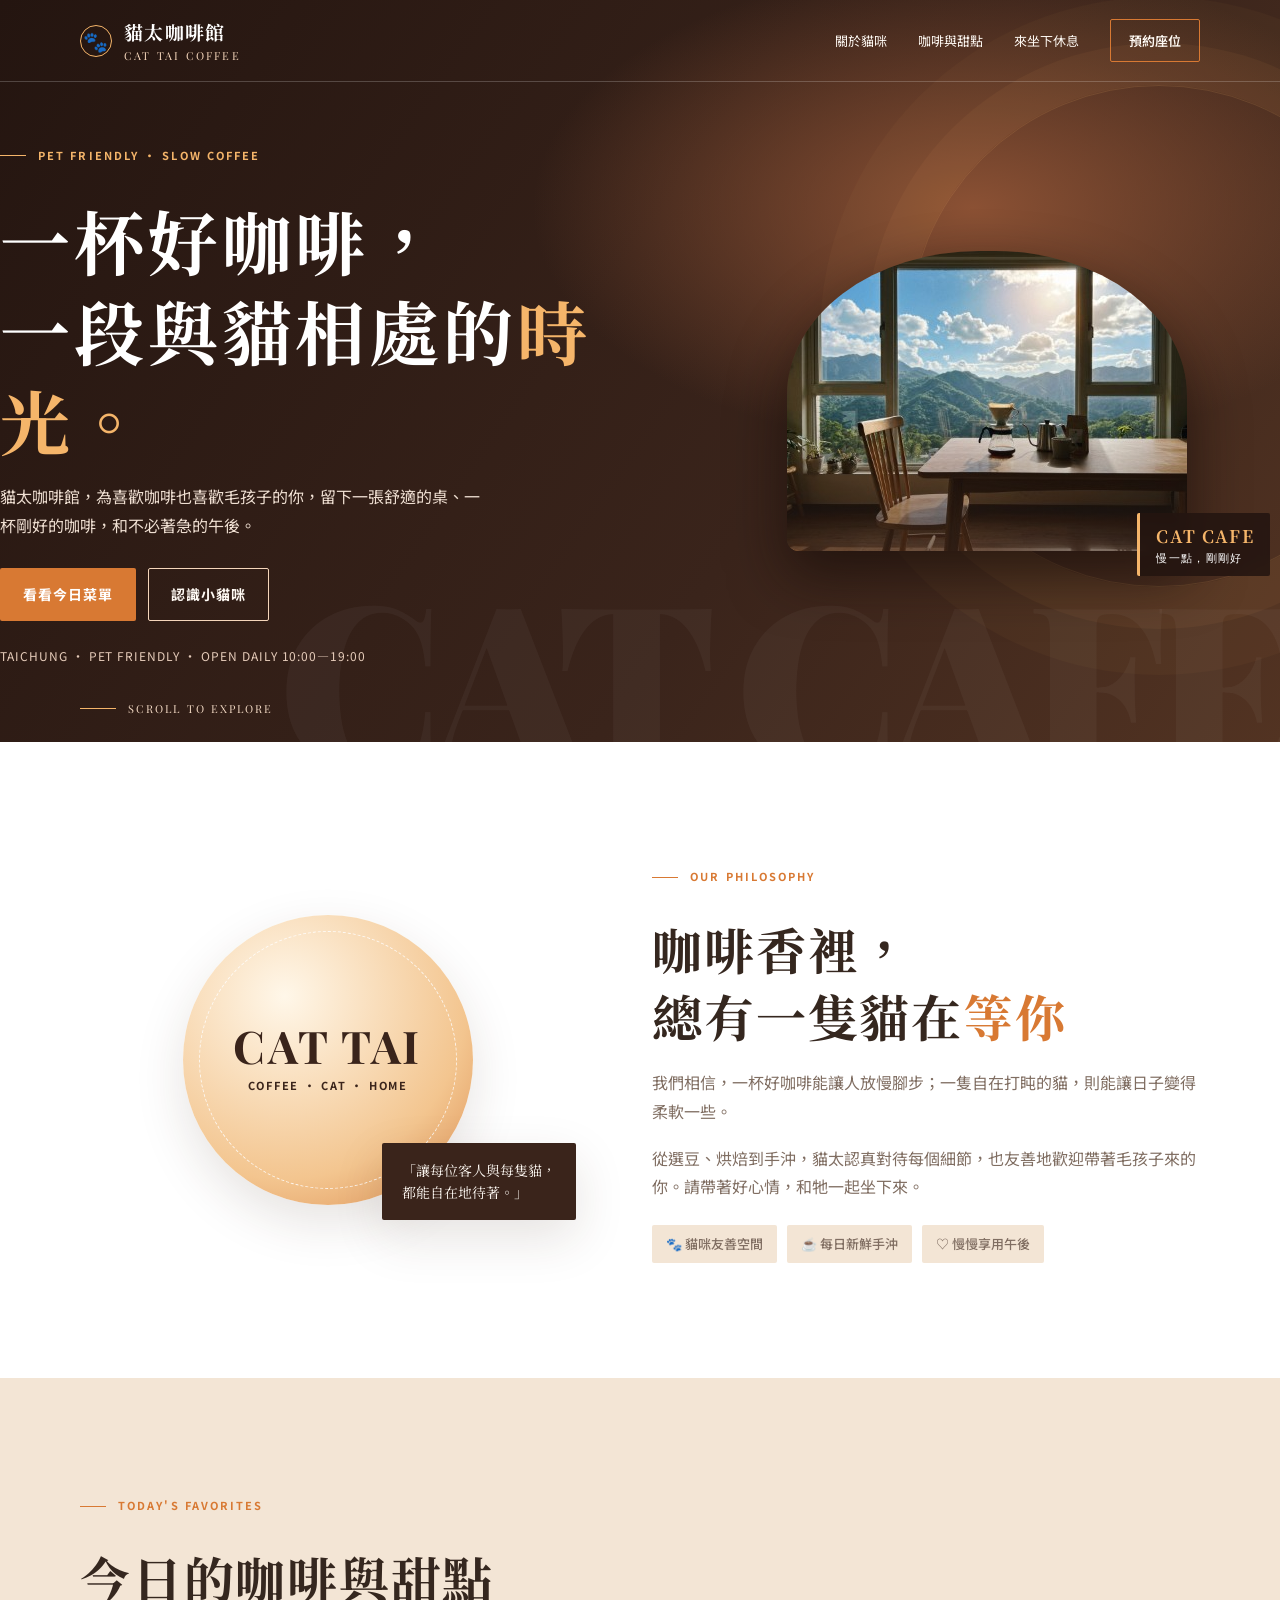
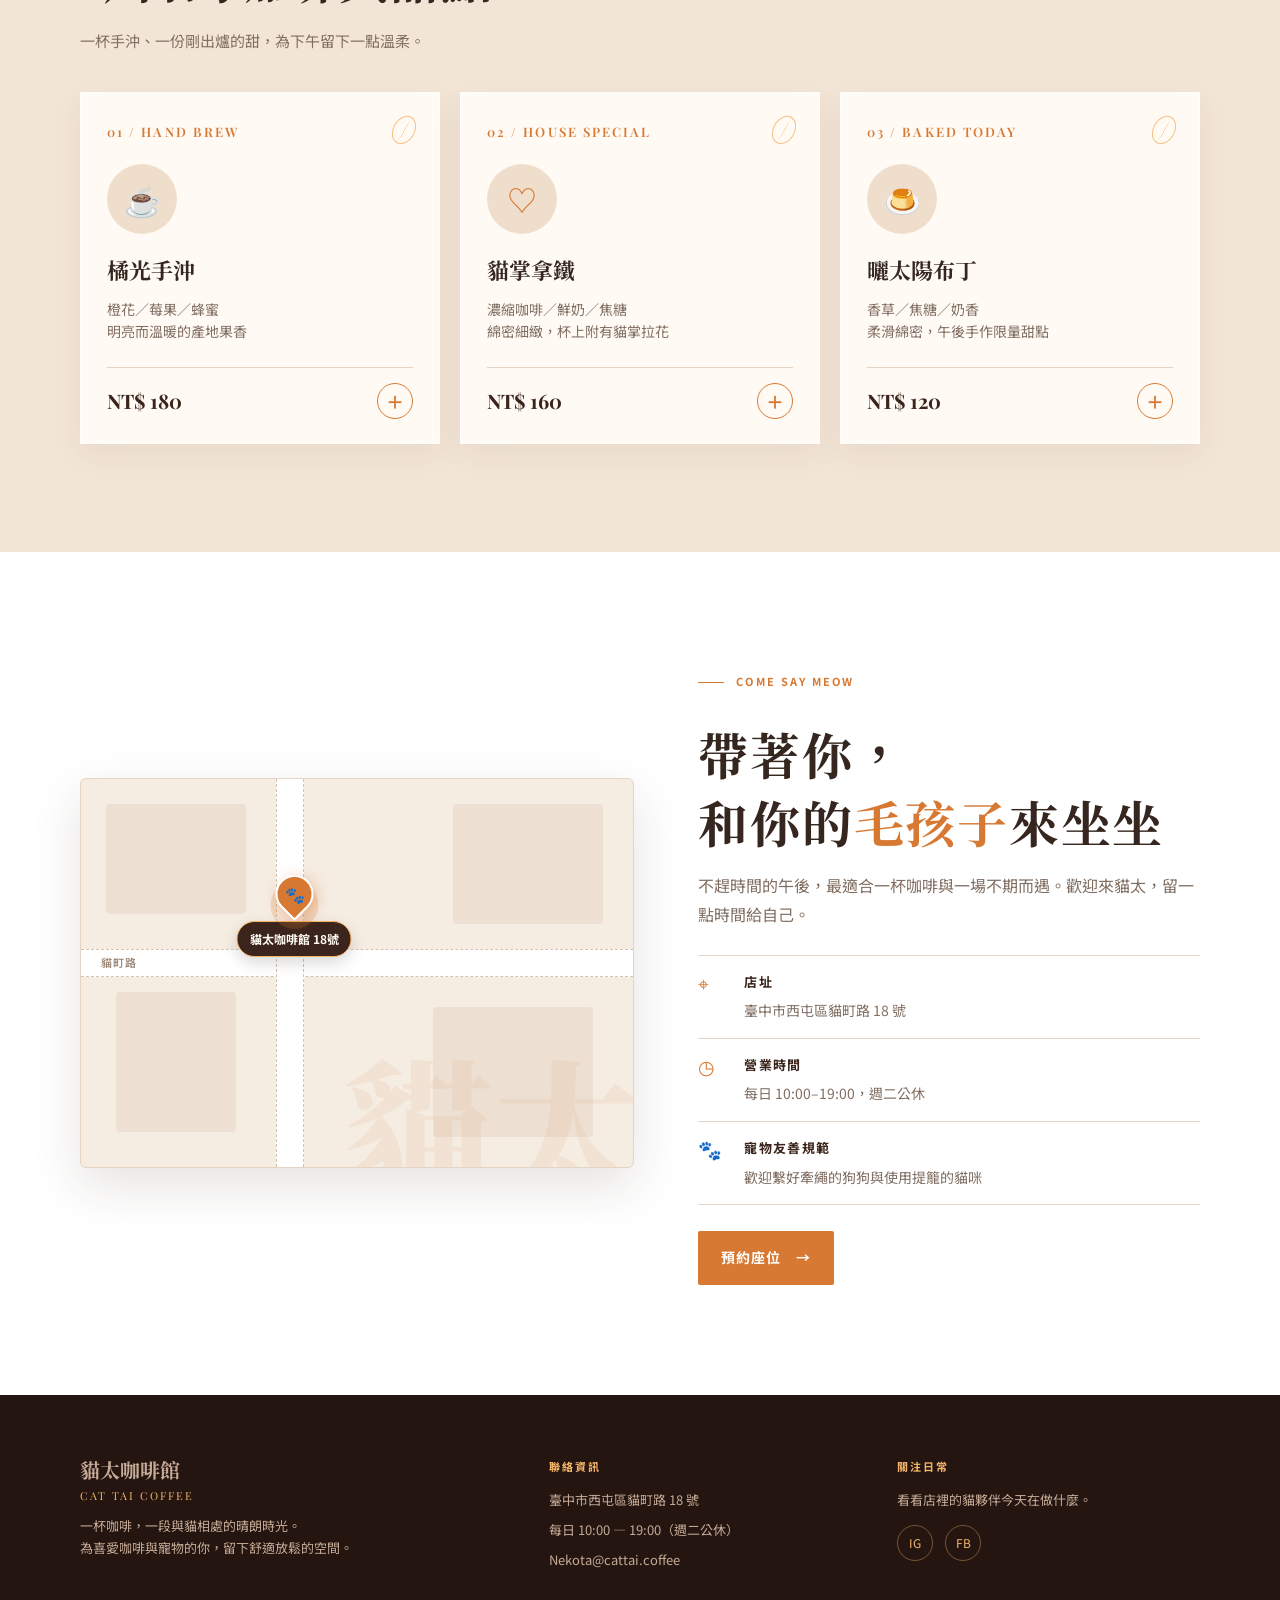
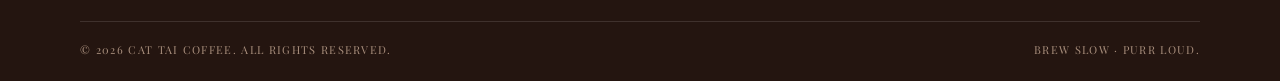
<file: onepage1/index.html>
<!doctype html>
<html lang="zh-Hant">
<head>
  <meta charset="UTF-8">
  <meta name="viewport" content="width=device-width, initial-scale=1">
  <title>貓太咖啡館｜咖啡、貓咪與慢下來的午後</title>
  <meta name="description" content="貓太咖啡館，為貓咪與咖啡愛好者打造的溫暖寵物友善空間。">
  <link rel="preconnect" href="https://fonts.googleapis.com">
  <link rel="preconnect" href="https://fonts.gstatic.com" crossorigin>
  <link href="https://fonts.googleapis.com/css2?family=Noto+Sans+TC:wght@400;500;600;700&family=Noto+Serif+TC:wght@500;600;700;800;900&family=Playfair+Display:wght@500;600;700;900&display=swap" rel="stylesheet">
  <style>
    :root {
      --coffee: #3a241b;
      --footer: #241510;
      --orange: #d87933;
      --peach: #f5b56a;
      --cream: #fffaf4;
      --sand: #f3e5d5;
      --ink: #35271f;
      --muted: #806e62;
      --line: #e6d4c2;
      --shadow: 0 18px 50px rgba(58, 36, 27, 0.13);
    }

    * {
      box-sizing: border-box;
      margin: 0;
      padding: 0;
    }

    html {
      scroll-behavior: smooth;
    }

    body {
      margin: 0;
      background: var(--cream);
      color: var(--ink);
      font: 16px/1.8 "Noto Sans TC", sans-serif;
      -webkit-font-smoothing: antialiased;
    }

    a {
      color: inherit;
      text-decoration: none;
    }

    button, input {
      font: inherit;
    }

    button, a {
      -webkit-tap-highlight-color: transparent;
    }

    section {
      scroll-margin-top: 70px;
    }

    .wrap {
      width: min(1120px, calc(100% - 48px));
      margin-inline: auto;
    }

    h1, h2, h3, .serif {
      font-family: "Noto Serif TC", serif;
    }

    a:focus-visible,
    button:focus-visible,
    input:focus-visible {
      outline: 3px solid var(--peach);
      outline-offset: 4px;
    }

    .eyebrow {
      font-size: 11px;
      font-weight: 700;
      letter-spacing: 0.19em;
      color: var(--orange);
      text-transform: uppercase;
      display: inline-flex;
      align-items: center;
      margin: 0 0 12px;
    }

    .eyebrow::before {
      content: "";
      display: inline-block;
      width: 26px;
      height: 1px;
      background: currentColor;
      margin-right: 12px;
    }

    .section {
      padding: 110px 0;
    }

    .section h2 {
      font-size: clamp(31px, 4.2vw, 50px);
      line-height: 1.35;
      letter-spacing: 0.035em;
      margin: 16px 0;
    }

    .accent {
      color: var(--orange);
      font-style: normal;
    }

    .btn {
      min-height: 50px;
      padding: 13px 22px;
      border-radius: 2px;
      display: inline-flex;
      align-items: center;
      justify-content: center;
      font-size: 14px;
      font-weight: 700;
      letter-spacing: 0.07em;
      border: 1px solid transparent;
      cursor: pointer;
      transition: transform 0.2s ease, background-color 0.2s ease, color 0.2s ease, border-color 0.2s ease;
    }

    .btn:hover {
      transform: translateY(-3px);
    }

    .btn-primary {
      background: var(--orange);
      color: #fff;
    }

    .btn-primary:hover {
      background: #c4672b;
    }

    .btn-outline {
      border: 1px solid #f5d6bb;
      color: var(--cream);
      background: transparent;
    }

    .btn-outline:hover {
      background: var(--cream);
      color: var(--coffee);
    }

    /* 5.1 導覽列 */
    header#top {
      height: 82px;
      position: absolute;
      z-index: 20;
      inset: 0 0 auto;
      color: var(--cream);
      border-bottom: 1px solid rgba(255, 255, 255, 0.2);
    }

    .nav {
      height: 100%;
      display: flex;
      align-items: center;
      justify-content: space-between;
    }

    .brand {
      display: flex;
      gap: 12px;
      align-items: center;
      font: 700 19px "Noto Serif TC", serif;
      letter-spacing: 0.07em;
      color: #fff;
    }

    .paw {
      color: var(--peach);
      font-size: 20px;
      line-height: 1;
      display: inline-grid;
      place-items: center;
      width: 32px;
      height: 32px;
      border: 1px solid var(--peach);
      border-radius: 50%;
    }

    .brand small {
      display: block;
      font: 11px "Playfair Display", serif;
      letter-spacing: 0.2em;
      color: #f5d6bb;
      margin-top: 3px;
    }

    .nav-links {
      display: flex;
      align-items: center;
      gap: 31px;
      font-size: 13px;
    }

    .nav-links a:not(.nav-cta) {
      position: relative;
      color: var(--cream);
      padding: 6px 0;
      transition: color 0.25s;
    }

    .nav-links a:not(.nav-cta)::after {
      content: "";
      height: 2px;
      background: var(--peach);
      position: absolute;
      bottom: -6px;
      left: 0;
      right: 100%;
      transition: right 0.25s ease;
    }

    .nav-links a:not(.nav-cta):hover::after {
      right: 0;
    }

    .nav-cta {
      border: 1px solid var(--orange);
      padding: 9px 18px;
      border-radius: 2px;
      color: var(--cream);
      font-weight: 600;
      transition: background-color 0.25s, color 0.25s;
    }

    .nav-cta:hover {
      background: var(--orange);
      color: #fff;
    }

    .menu-toggle {
      display: none;
      border: 0;
      background: none;
      color: var(--cream);
      font-size: 27px;
      cursor: pointer;
      padding: 6px;
    }

    /* 5.2 Hero */
    .hero {
      min-height: 740px;
      padding: 135px 0 75px;
      position: relative;
      overflow: hidden;
      color: var(--cream);
      background: radial-gradient(ellipse at 76% 28%, #8b5134 0, transparent 32%),
                  linear-gradient(125deg, #241510, #3a241b 62%, #523322);
      display: flex;
      align-items: center;
    }

    .hero::before {
      content: "";
      position: absolute;
      width: 500px;
      height: 500px;
      border: 1px solid rgba(245, 181, 106, 0.14);
      border-radius: 50%;
      right: -130px;
      top: 85px;
      box-shadow: 0 0 0 42px rgba(245, 181, 106, 0.05),
                  0 0 0 88px rgba(245, 181, 106, 0.03);
      pointer-events: none;
    }

    .hero::after {
      content: "CAT CAFE";
      position: absolute;
      right: -0.04em;
      bottom: -0.22em;
      color: rgba(255, 255, 255, 0.04);
      font: 900 clamp(110px, 18vw, 260px)/1 "Playfair Display", serif;
      letter-spacing: -0.06em;
      pointer-events: none;
      user-select: none;
    }

    .hero-grid {
      position: relative;
      z-index: 2;
      width: 100%;
      display: grid;
      grid-template-columns: 1.05fr 0.95fr;
      gap: 45px;
      align-items: center;
    }

    .hero .eyebrow {
      color: var(--peach);
    }

    .hero h1 {
      font-size: clamp(45px, 5.8vw, 70px);
      line-height: 1.28;
      letter-spacing: 0.055em;
      margin: 18px 0;
      color: #fff;
    }

    .hero h1 .accent {
      color: var(--peach);
    }

    .hero-copy > p {
      color: #efdfd2;
      max-width: 480px;
      font-size: 16px;
      line-height: 1.8;
      margin: 0 0 28px;
    }

    .actions {
      display: flex;
      gap: 12px;
      flex-wrap: wrap;
      margin: 28px 0 24px;
    }

    .hero-caption {
      font-size: 12px;
      letter-spacing: 0.08em;
      color: #e6ccba;
      margin-top: 24px;
    }

    .scroll-note {
      position: absolute;
      bottom: 26px;
      left: max(24px, calc((100% - 1120px) / 2));
      font: 11px "Playfair Display", serif;
      letter-spacing: 0.19em;
      color: #f0d7c2;
      display: flex;
      align-items: center;
    }

    .scroll-note::before {
      content: "";
      display: inline-block;
      width: 36px;
      height: 1px;
      background: var(--peach);
      margin-right: 12px;
    }

    /* Hero 右欄：使用既有圖片 images/hero.jpg (寬400px，高300px) */
    .hero-visual {
      height: 440px;
      position: relative;
      display: grid;
      place-items: center;
    }

    .hero-photo-wrap {
      position: relative;
      width: 400px;
      height: 300px;
      border-radius: 48% 48% 12px 12px;
      overflow: hidden;
      box-shadow: 0 24px 55px rgba(20, 11, 8, 0.65);
    }

    .hero-photo {
      width: 400px;
      height: 300px;
      object-fit: cover;
      display: block;
      filter: saturate(0.95);
    }

    .hero-photo-wrap::after {
      content: "";
      position: absolute;
      inset: 0;
      border-radius: inherit;
      background: linear-gradient(180deg, rgba(58, 36, 27, 0) 55%, rgba(58, 36, 27, 0.65) 100%);
      pointer-events: none;
    }

    .visual-label {
      z-index: 3;
      position: absolute;
      right: 10px;
      bottom: 45px;
      color: #fff;
      background: rgba(36, 21, 16, 0.88);
      border-left: 3px solid var(--peach);
      padding: 10px 16px;
      font: 11px "Playfair Display", serif;
      letter-spacing: 0.12em;
      backdrop-filter: blur(4px);
      border-radius: 2px;
    }

    .visual-label strong {
      font: 700 17px "Noto Serif TC", serif;
      display: block;
      color: var(--peach);
      margin-bottom: 2px;
    }

    /* 5.3 品牌故事 */
    .story-section {
      background: #fff;
      padding: 115px 0;
    }

    .story-grid {
      display: grid;
      grid-template-columns: 0.95fr 1.05fr;
      gap: clamp(45px, 6vw, 85px);
      align-items: center;
    }

    .story-mark-container {
      position: relative;
      min-height: 340px;
      display: flex;
      align-items: center;
      justify-content: center;
    }

    .story-mark {
      width: 290px;
      aspect-ratio: 1;
      border-radius: 50%;
      position: relative;
      display: grid;
      place-items: center;
      text-align: center;
      background: radial-gradient(circle at 35% 28%, #fff7e9, #f3c58f 65%, #da8a4c);
      color: var(--coffee);
      box-shadow: var(--shadow);
    }

    .story-mark::before {
      content: "";
      position: absolute;
      inset: 16px;
      border: 1px dashed rgba(255, 255, 255, 0.8);
      border-radius: 50%;
    }

    .story-mark b {
      font: 700 45px "Playfair Display", serif;
      display: block;
      letter-spacing: 0.06em;
      line-height: 1;
    }

    .story-mark small {
      font-size: 11px;
      font-weight: 700;
      letter-spacing: 0.16em;
      margin-top: 8px;
      display: block;
    }

    .story-quote {
      position: absolute;
      right: 0;
      bottom: 10px;
      padding: 16px 20px;
      background: var(--coffee);
      color: var(--cream);
      font: 14px "Noto Serif TC", serif;
      line-height: 1.6;
      box-shadow: var(--shadow);
      border-radius: 2px;
      max-width: 220px;
    }

    .story-copy p {
      color: var(--muted);
      margin: 18px 0;
      font-size: 16px;
      line-height: 1.8;
    }

    .story-points {
      margin-top: 24px;
      display: flex;
      gap: 10px;
      flex-wrap: wrap;
    }

    .story-points span {
      font-size: 13px;
      color: var(--muted);
      background: var(--sand);
      padding: 7px 14px;
      border-radius: 2px;
      font-weight: 500;
    }

    /* 5.4 今日咖啡與甜點 */
    .menu-section {
      background: var(--sand);
      padding: 108px 0;
    }

    .section-head {
      margin-bottom: 38px;
    }

    .section-head p {
      color: var(--muted);
      max-width: 560px;
      margin: 0;
      font-size: 15px;
    }

    .menu-grid {
      display: grid;
      grid-template-columns: repeat(3, 1fr);
      gap: 20px;
    }

    .menu-card {
      position: relative;
      min-height: 350px;
      background: var(--cream);
      padding: 30px 26px 24px;
      box-shadow: 0 10px 30px rgba(58, 36, 27, 0.06);
      transition: transform 0.25s ease, box-shadow 0.25s ease;
      border: 1px solid #fff;
      display: flex;
      flex-direction: column;
      justify-content: space-between;
    }

    .menu-card:hover {
      transform: translateY(-7px);
      box-shadow: var(--shadow);
    }

    /* 菜單卡片右上有咖啡豆線條裝飾 */
    .bean-line {
      position: absolute;
      right: 24px;
      top: 22px;
      width: 22px;
      height: 30px;
      border: 1.8px solid var(--peach);
      border-radius: 50%;
      transform: rotate(30deg);
      opacity: 0.85;
    }

    .bean-line::after {
      content: "";
      position: absolute;
      top: 3px;
      bottom: 3px;
      left: 50%;
      border-left: 1.8px solid var(--peach);
      border-radius: 50%;
    }

    .menu-number {
      font: 13px "Playfair Display", serif;
      letter-spacing: 0.16em;
      color: var(--orange);
      font-weight: 600;
    }

    .menu-icon {
      width: 70px;
      height: 70px;
      border-radius: 50%;
      margin: 24px 0 16px;
      display: grid;
      place-items: center;
      background: #f0decd;
      color: var(--orange);
      font-size: 30px;
    }

    .menu-card h3 {
      font-size: 22px;
      margin: 0 0 8px;
      color: var(--ink);
    }

    .menu-card p {
      font-size: 14px;
      color: var(--muted);
      margin: 0;
      line-height: 1.6;
    }

    .menu-bottom {
      display: flex;
      align-items: center;
      justify-content: space-between;
      margin-top: 24px;
      padding-top: 15px;
      border-top: 1px solid var(--line);
    }

    .menu-bottom strong {
      font: 20px "Playfair Display", serif;
      color: var(--coffee);
      font-weight: 700;
    }

    .menu-add-btn {
      width: 36px;
      height: 36px;
      border-radius: 50%;
      border: 1px solid var(--orange);
      background: transparent;
      color: var(--orange);
      font-size: 18px;
      font-weight: 700;
      display: grid;
      place-items: center;
      cursor: pointer;
      transition: background-color 0.2s ease, color 0.2s ease, transform 0.2s ease;
    }

    .menu-add-btn:hover {
      background: var(--orange);
      color: #fff;
      transform: scale(1.08);
    }

    /* 5.5 來店資訊 (左側為暖米色抽象地圖、橘色定位圖釘及低透明度「貓太」字樣) */
    .visit-section {
      background: #fff;
      padding: 110px 0;
    }

    .visit-grid {
      display: grid;
      grid-template-columns: 1.05fr 0.95fr;
      gap: clamp(40px, 5vw, 65px);
      align-items: center;
    }

    .abstract-map {
      position: relative;
      height: 390px;
      background: #f5ece2;
      border-radius: 6px;
      overflow: hidden;
      box-shadow: var(--shadow);
      border: 1px solid var(--line);
    }

    /* 抽象街區與街道線條 */
    .map-streets {
      position: absolute;
      inset: 0;
      pointer-events: none;
    }

    .map-block {
      position: absolute;
      background: #ede0d2;
      border-radius: 4px;
    }

    .b1 { top: 25px; left: 25px; width: 140px; height: 110px; }
    .b2 { top: 25px; right: 30px; width: 150px; height: 120px; }
    .b3 { bottom: 35px; left: 35px; width: 120px; height: 140px; }
    .b4 { bottom: 30px; right: 40px; width: 160px; height: 130px; }

    .map-road-h {
      position: absolute;
      left: 0;
      right: 0;
      top: 170px;
      height: 28px;
      background: #fff;
      border-top: 1px dashed #d5c3b1;
      border-bottom: 1px dashed #d5c3b1;
    }

    .map-road-v {
      position: absolute;
      top: 0;
      bottom: 0;
      left: 195px;
      width: 28px;
      background: #fff;
      border-left: 1px dashed #d5c3b1;
      border-right: 1px dashed #d5c3b1;
    }

    .road-name {
      position: absolute;
      left: 20px;
      top: 174px;
      font-size: 11px;
      color: #9c8979;
      letter-spacing: 0.1em;
      font-weight: 600;
    }

    /* 低透明度「貓太」浮水印字樣 */
    .map-watermark {
      position: absolute;
      right: -10px;
      bottom: -30px;
      font-family: "Noto Serif TC", serif;
      font-size: 150px;
      font-weight: 900;
      color: rgba(216, 121, 51, 0.08);
      user-select: none;
      pointer-events: none;
      line-height: 1;
    }

    /* 橘色定位圖釘與脈衝光圈 */
    .map-pin-wrap {
      position: absolute;
      top: 145px;
      left: 190px;
      z-index: 3;
      transform: translate(-30%, -60%);
      display: flex;
      flex-direction: column;
      align-items: center;
    }

    .map-pin-pulse {
      position: absolute;
      width: 48px;
      height: 48px;
      border-radius: 50%;
      background: rgba(216, 121, 51, 0.2);
      animation: pinPulse 2s infinite ease-out;
      top: 6px;
    }

    @keyframes pinPulse {
      0% { transform: scale(0.5); opacity: 1; }
      100% { transform: scale(1.8); opacity: 0; }
    }

    .map-pin-icon {
      width: 38px;
      height: 38px;
      background: var(--orange);
      color: #fff;
      border-radius: 50% 50% 50% 0;
      transform: rotate(-45deg);
      display: grid;
      place-items: center;
      box-shadow: 0 4px 14px rgba(216, 121, 51, 0.4);
      border: 2px solid #fff;
    }

    .map-pin-icon span {
      transform: rotate(45deg);
      font-size: 16px;
    }

    .map-pin-badge {
      margin-top: 8px;
      background: var(--coffee);
      color: var(--cream);
      padding: 6px 12px;
      border-radius: 20px;
      font-size: 12px;
      font-weight: 700;
      white-space: nowrap;
      box-shadow: 0 6px 16px rgba(0, 0, 0, 0.15);
      border: 1px solid var(--peach);
    }

    .visit-copy p {
      color: var(--muted);
      font-size: 16px;
      line-height: 1.8;
      margin: 0 0 20px;
    }

    .visit-details {
      margin: 26px 0;
    }

    .visit-detail {
      display: grid;
      grid-template-columns: 32px 1fr;
      gap: 14px;
      padding: 14px 0;
      border-bottom: 1px solid var(--line);
    }

    .visit-detail:first-child {
      border-top: 1px solid var(--line);
    }

    .visit-detail .icon {
      color: var(--orange);
      font-size: 19px;
      line-height: 1.4;
    }

    .visit-detail b {
      display: block;
      font-size: 13px;
      letter-spacing: 0.1em;
      color: var(--coffee);
      margin-bottom: 2px;
    }

    .visit-detail span {
      font-size: 14px;
      color: var(--muted);
      line-height: 1.6;
    }

    /* 5.6 Footer */
    footer {
      background: var(--footer);
      color: #e6d4c2;
      padding: 60px 0 24px;
    }

    .footer-grid {
      display: grid;
      grid-template-columns: 1.4fr 1fr 1fr;
      gap: 45px;
      padding-bottom: 42px;
    }

    .footer-brand {
      font: 700 20px "Noto Serif TC", serif;
      color: var(--cream);
      display: inline-block;
      margin-bottom: 12px;
    }

    .footer-brand small {
      display: block;
      color: var(--peach);
      font: 11px "Playfair Display", serif;
      letter-spacing: 0.18em;
      margin-top: 4px;
    }

    .footer-grid p,
    .footer-grid li {
      font-size: 13px;
      color: #c5aa96;
      line-height: 1.7;
    }

    .footer-grid ul {
      list-style: none;
      padding: 0;
      margin: 0;
    }

    .footer-grid li {
      margin: 8px 0;
    }

    .footer-grid h3 {
      font: 700 11px "Noto Sans TC", sans-serif;
      letter-spacing: 0.18em;
      color: var(--peach);
      margin: 3px 0 15px;
      text-transform: uppercase;
    }

    .footer-grid a {
      color: #c5aa96;
      transition: color 0.2s;
    }

    .footer-grid a:hover {
      color: var(--peach);
    }

    .socials {
      display: flex;
      gap: 12px;
      margin-top: 14px;
    }

    .socials a {
      display: grid;
      place-items: center;
      width: 36px;
      height: 36px;
      border: 1px solid rgba(245, 181, 106, 0.4);
      border-radius: 50%;
      font-size: 12px;
      color: var(--peach);
      transition: background-color 0.2s, color 0.2s;
    }

    .socials a:hover {
      background: var(--peach);
      color: var(--coffee);
    }

    .footer-bottom {
      border-top: 1px solid rgba(255, 255, 255, 0.12);
      padding-top: 20px;
      display: flex;
      justify-content: space-between;
      font: 11px "Playfair Display", serif;
      letter-spacing: 0.12em;
      color: #a88e7c;
    }

    /* 6.3 Toast 提示 */
    .toast {
      position: fixed;
      z-index: 100;
      right: 22px;
      bottom: 22px;
      background: var(--coffee);
      color: var(--cream);
      border-left: 3px solid var(--peach);
      padding: 14px 20px;
      box-shadow: var(--shadow);
      border-radius: 2px;
      font-size: 14px;
      opacity: 0;
      transform: translateY(14px);
      transition: opacity 0.22s ease, transform 0.22s ease;
      pointer-events: none;
    }

    .toast.show {
      opacity: 1;
      transform: translateY(0);
      pointer-events: auto;
    }

    /* 6.4 捲動進場動畫 */
    .reveal {
      opacity: 0;
      transform: translateY(20px);
      transition: opacity 0.7s ease, transform 0.7s ease;
    }

    .reveal.visible {
      opacity: 1;
      transform: none;
    }

    /* 7. 響應式設計 */
    @media (max-width: 800px) {
      .wrap {
        width: calc(100% - 48px);
      }

      .section {
        padding: 82px 0;
      }

      header#top {
        height: 70px;
      }

      .nav {
        position: relative;
      }

      .menu-toggle {
        display: block;
      }

      .nav-links {
        position: absolute;
        top: 70px;
        left: -24px;
        right: -24px;
        display: flex;
        flex-direction: column;
        align-items: stretch;
        gap: 0;
        background: #2e1b14;
        max-height: 0;
        overflow: hidden;
        transition: max-height 0.3s ease;
      }

      .nav-links.open {
        max-height: 300px;
      }

      .nav-links a:not(.nav-cta) {
        padding: 14px 24px;
        border-bottom: 1px solid rgba(255, 255, 255, 0.08);
      }

      .nav-cta {
        margin: 12px 24px 16px;
        text-align: center;
      }

      .hero {
        min-height: 740px;
        padding-top: 110px;
      }

      .hero-grid {
        grid-template-columns: 1fr;
        gap: 30px;
      }

      .hero-copy {
        max-width: 600px;
      }

      .hero-visual {
        height: 300px;
        width: 100%;
        margin: 0 auto;
      }

      .hero-photo-wrap {
        width: min(400px, 100%);
        height: 245px;
      }

      .hero-photo {
        width: 100%;
        height: 245px;
      }

      .story-grid,
      .visit-grid {
        grid-template-columns: 1fr;
        gap: 48px;
      }

      .abstract-map {
        max-width: 100%;
        height: 320px;
      }

      .story-mark {
        width: 260px;
      }

      .menu-grid {
        grid-template-columns: repeat(2, 1fr);
      }

      .menu-card:last-child {
        grid-column: 1 / -1;
      }

      .footer-grid {
        grid-template-columns: repeat(2, 1fr);
        gap: 32px;
      }

      .footer-grid > div:first-child {
        grid-column: 1 / -1;
      }
    }

    @media (max-width: 520px) {
      .wrap {
        width: calc(100% - 34px);
      }

      .section,
      .story-section,
      .menu-section,
      .visit-section {
        padding: 73px 0;
      }

      .hero {
        min-height: 700px;
        padding: 100px 0 60px;
      }

      .hero h1 {
        font-size: 43px;
      }

      .hero-copy > p {
        font-size: 14px;
      }

      .btn {
        width: 100%;
      }

      .actions {
        gap: 10px;
      }

      .hero-visual {
        height: 220px;
      }

      .hero-photo-wrap {
        height: 185px;
        width: 100%;
        border-radius: 40% 40% 10px 10px;
      }

      .hero-photo {
        height: 185px;
      }

      .visual-label {
        display: none;
      }

      .hero-caption {
        display: none;
      }

      .scroll-note {
        left: 17px;
      }

      .story-mark {
        width: 245px;
      }

      .story-quote {
        position: relative;
        right: auto;
        bottom: auto;
        margin-top: 16px;
        font-size: 13px;
      }

      .menu-grid {
        grid-template-columns: 1fr;
      }

      .menu-card:last-child {
        grid-column: auto;
      }

      .footer-grid {
        grid-template-columns: 1fr;
        gap: 24px;
      }

      .footer-grid > div:first-child {
        grid-column: auto;
      }

      .footer-bottom {
        flex-direction: column;
        gap: 8px;
        text-align: center;
      }
    }

    /* 偏好減少動態 */
    @media (prefers-reduced-motion: reduce) {
      html {
        scroll-behavior: auto;
      }

      *, *::before, *::after {
        animation-duration: 0.01ms !important;
        animation-iteration-count: 1 !important;
        transition-duration: 0.01ms !important;
      }

      .reveal {
        opacity: 1;
        transform: none;
      }
    }
  </style>
</head>
<body>

  <!-- 5.1 導覽列 -->
  <header id="top">
    <nav class="nav wrap" aria-label="主要導覽">
      <a href="#top" class="brand" aria-label="回到貓太咖啡館首頁">
        <span class="paw" aria-hidden="true">🐾</span>
        <span>貓太咖啡館<small>CAT TAI COFFEE</small></span>
      </a>
      <button class="menu-toggle" type="button" aria-controls="navLinks" aria-expanded="false" aria-label="開啟導覽選單">☰</button>
      <div class="nav-links" id="navLinks">
        <a href="#story">關於貓咪</a>
        <a href="#menu">咖啡與甜點</a>
        <a href="#visit">來坐下休息</a>
        <a class="nav-cta" href="#visit">預約座位</a>
      </div>
    </nav>
  </header>

  <main>
    <!-- 5.2 Hero (右欄使用既有圖片 images/hero.jpg，寬 400px，高 300px) -->
    <section class="hero" id="hero">
      <div class="wrap hero-grid">
        <div class="hero-copy reveal">
          <div class="eyebrow">PET FRIENDLY · SLOW COFFEE</div>
          <h1>一杯好咖啡，<br>一段與貓相處的<span class="accent">時光。</span></h1>
          <p>貓太咖啡館，為喜歡咖啡也喜歡毛孩子的你，留下一張舒適的桌、一杯剛好的咖啡，和不必著急的午後。</p>
          <div class="actions">
            <a class="btn btn-primary" href="#menu">看看今日菜單</a>
            <a class="btn btn-outline" href="#story">認識小貓咪</a>
          </div>
          <div class="hero-caption">TAICHUNG · PET FRIENDLY · OPEN DAILY 10:00—19:00</div>
        </div>

        <div class="hero-visual reveal">
          <div class="hero-photo-wrap">
            <img class="hero-photo" src="images/hero.jpg" alt="溫馨的咖啡空間，窗外山景與桌上的手沖咖啡" width="400" height="300">
          </div>
          <div class="visual-label">
            <strong>CAT CAFE</strong>慢一點，剛剛好
          </div>
        </div>
      </div>
      <div class="scroll-note">SCROLL TO EXPLORE</div>
    </section>

    <!-- 5.3 品牌故事 -->
    <section class="section story-section" id="story">
      <div class="wrap story-grid">
        <div class="story-mark-container reveal">
          <div class="story-mark">
            <div>
              <b>CAT TAI</b>
              <small>COFFEE · CAT · HOME</small>
            </div>
          </div>
          <div class="story-quote">「讓每位客人與每隻貓，<br>都能自在地待著。」</div>
        </div>
        <div class="story-copy reveal">
          <div class="eyebrow">OUR PHILOSOPHY</div>
          <h2>咖啡香裡，<br>總有一隻貓在<span class="accent">等你</span></h2>
          <p>我們相信，一杯好咖啡能讓人放慢腳步；一隻自在打盹的貓，則能讓日子變得柔軟一些。</p>
          <p>從選豆、烘焙到手沖，貓太認真對待每個細節，也友善地歡迎帶著毛孩子來的你。請帶著好心情，和牠一起坐下來。</p>
          <div class="story-points">
            <span>🐾 貓咪友善空間</span>
            <span>☕ 每日新鮮手沖</span>
            <span>♡ 慢慢享用午後</span>
          </div>
        </div>
      </div>
    </section>

    <!-- 5.4 今日咖啡與甜點 -->
    <section class="section menu-section" id="menu">
      <div class="wrap">
        <div class="section-head reveal">
          <div class="eyebrow">TODAY'S FAVORITES</div>
          <h2>今日的咖啡與甜點</h2>
          <p>一杯手沖、一份剛出爐的甜，為下午留下一點溫柔。</p>
        </div>
        <div class="menu-grid">
          <article class="menu-card reveal">
            <div class="bean-line" aria-hidden="true"></div>
            <div>
              <div class="menu-number">01 / HAND BREW</div>
              <div class="menu-icon" aria-hidden="true">☕</div>
              <h3>橘光手沖</h3>
              <p>橙花／莓果／蜂蜜<br>明亮而溫暖的產地果香</p>
            </div>
            <div class="menu-bottom">
              <strong>NT$ 180</strong>
              <button type="button" class="menu-add-btn" data-item="橘光手沖" aria-label="將橘光手沖加入選購清單">＋</button>
            </div>
          </article>
          <article class="menu-card reveal">
            <div class="bean-line" aria-hidden="true"></div>
            <div>
              <div class="menu-number">02 / HOUSE SPECIAL</div>
              <div class="menu-icon" aria-hidden="true">♡</div>
              <h3>貓掌拿鐵</h3>
              <p>濃縮咖啡／鮮奶／焦糖<br>綿密細緻，杯上附有貓掌拉花</p>
            </div>
            <div class="menu-bottom">
              <strong>NT$ 160</strong>
              <button type="button" class="menu-add-btn" data-item="貓掌拿鐵" aria-label="將貓掌拿鐵加入選購清單">＋</button>
            </div>
          </article>
          <article class="menu-card reveal">
            <div class="bean-line" aria-hidden="true"></div>
            <div>
              <div class="menu-number">03 / BAKED TODAY</div>
              <div class="menu-icon" aria-hidden="true">🍮</div>
              <h3>曬太陽布丁</h3>
              <p>香草／焦糖／奶香<br>柔滑綿密，午後手作限量甜點</p>
            </div>
            <div class="menu-bottom">
              <strong>NT$ 120</strong>
              <button type="button" class="menu-add-btn" data-item="曬太陽布丁" aria-label="將曬太陽布丁加入選購清單">＋</button>
            </div>
          </article>
        </div>
      </div>
    </section>

    <!-- 5.5 來店資訊 (左側為暖米色抽象地圖、橘色定位圖釘及低透明度「貓太」字樣) -->
    <section class="section visit-section" id="visit">
      <div class="wrap visit-grid">
        <div class="abstract-map reveal" aria-label="貓太咖啡館位置抽象地圖">
          <div class="map-streets">
            <div class="map-block b1"></div>
            <div class="map-block b2"></div>
            <div class="map-block b3"></div>
            <div class="map-block b4"></div>
            <div class="map-road-h"></div>
            <div class="map-road-v"></div>
            <div class="road-name">貓町路</div>
          </div>
          <!-- 低透明度「貓太」浮水印字樣 -->
          <div class="map-watermark" aria-hidden="true">貓太</div>
          <!-- 橘色定位圖釘與脈衝環 -->
          <div class="map-pin-wrap">
            <div class="map-pin-pulse"></div>
            <div class="map-pin-icon">
              <span>🐾</span>
            </div>
            <div class="map-pin-badge">貓太咖啡館 18號</div>
          </div>
        </div>

        <div class="visit-copy reveal">
          <div class="eyebrow">COME SAY MEOW</div>
          <h2>帶著你，<br>和你的<span class="accent">毛孩子</span>來坐坐</h2>
          <p>不趕時間的午後，最適合一杯咖啡與一場不期而遇。歡迎來貓太，留一點時間給自己。</p>
          <div class="visit-details">
            <div class="visit-detail">
              <span class="icon" aria-hidden="true">⌖</span>
              <div>
                <b>店址</b>
                <span>臺中市西屯區貓町路 18 號</span>
              </div>
            </div>
            <div class="visit-detail">
              <span class="icon" aria-hidden="true">◷</span>
              <div>
                <b>營業時間</b>
                <span>每日 10:00–19:00，週二公休</span>
              </div>
            </div>
            <div class="visit-detail">
              <span class="icon" aria-hidden="true">🐾</span>
              <div>
                <b>寵物友善規範</b>
                <span>歡迎繫好牽繩的狗狗與使用提籠的貓咪</span>
              </div>
            </div>
          </div>
          <a class="btn btn-primary" href="mailto:hello@cattai.coffee?subject=貓太咖啡館預約">預約座位　→</a>
        </div>
      </div>
    </section>
  </main>

  <!-- 5.6 Footer -->
  <footer>
    <div class="wrap">
      <div class="footer-grid">
        <div>
          <a href="#top" class="footer-brand" aria-label="回到貓太咖啡館首頁">
            貓太咖啡館<small>CAT TAI COFFEE</small>
          </a>
          <p>一杯咖啡，一段與貓相處的晴朗時光。<br>為喜愛咖啡與寵物的你，留下舒適放鬆的空間。</p>
        </div>
        <div>
          <h3>聯絡資訊</h3>
          <ul>
            <li>臺中市西屯區貓町路 18 號</li>
            <li>每日 10:00 — 19:00（週二公休）</li>
            <li><a href="mailto:Nekota@cattai.coffee">Nekota@cattai.coffee</a></li>
          </ul>
        </div>
        <div>
          <h3>關注日常</h3>
          <p>看看店裡的貓夥伴今天在做什麼。</p>
          <div class="socials">
            <a href="#" aria-label="Instagram">IG</a>
            <a href="#" aria-label="Facebook">FB</a>
          </div>
        </div>
      </div>
      <div class="footer-bottom">
        <span>© 2026 CAT TAI COFFEE. ALL RIGHTS RESERVED.</span>
        <span>BREW SLOW · PURR LOUD.</span>
      </div>
    </div>
  </footer>

  <!-- 6.3 Toast 提示 -->
  <div class="toast" id="toast" role="status" aria-live="polite"></div>

  <!-- 單一 Script 區塊 -->
  <script>
    // 行動版導覽切換
    const menuButton = document.querySelector('.menu-toggle');
    const navLinks = document.querySelector('#navLinks');

    function closeNav() {
      navLinks.classList.remove('open');
      menuButton.setAttribute('aria-expanded', 'false');
      menuButton.setAttribute('aria-label', '開啟導覽選單');
      menuButton.textContent = '☰';
    }

    menuButton.addEventListener('click', () => {
      const open = menuButton.getAttribute('aria-expanded') !== 'true';
      navLinks.classList.toggle('open', open);
      menuButton.setAttribute('aria-expanded', String(open));
      menuButton.setAttribute('aria-label', open ? '關閉導覽選單' : '開啟導覽選單');
      menuButton.textContent = open ? '×' : '☰';
    });

    navLinks.querySelectorAll('a').forEach(link => {
      link.addEventListener('click', closeNav);
    });

    // 商品 Toast 提示 (1.8 秒，重設計時器)
    let toastTimer;
    const toast = document.querySelector('#toast');

    function showToast(message) {
      clearTimeout(toastTimer);
      toast.textContent = message;
      toast.classList.add('show');
      toastTimer = setTimeout(() => {
        toast.classList.remove('show');
      }, 1800);
    }

    document.querySelectorAll('[data-item]').forEach(button => {
      button.addEventListener('click', () => {
        showToast(`${button.dataset.item} 已加入選購清單`);
      });
    });

    // 捲動進場觀察器 (IntersectionObserver threshold: 0.12)
    const reducedMotion = matchMedia('(prefers-reduced-motion: reduce)').matches;
    const revealElements = document.querySelectorAll('.reveal');

    if (!reducedMotion && 'IntersectionObserver' in window) {
      const observer = new IntersectionObserver((entries) => {
        entries.forEach(entry => {
          if (entry.isIntersecting) {
            entry.target.classList.add('visible');
            observer.unobserve(entry.target);
          }
        });
      }, {
        threshold: 0.12
      });

      revealElements.forEach(el => observer.observe(el));
    } else {
      revealElements.forEach(el => el.classList.add('visible'));
    }
  </script>
</body>
</html>
</file>
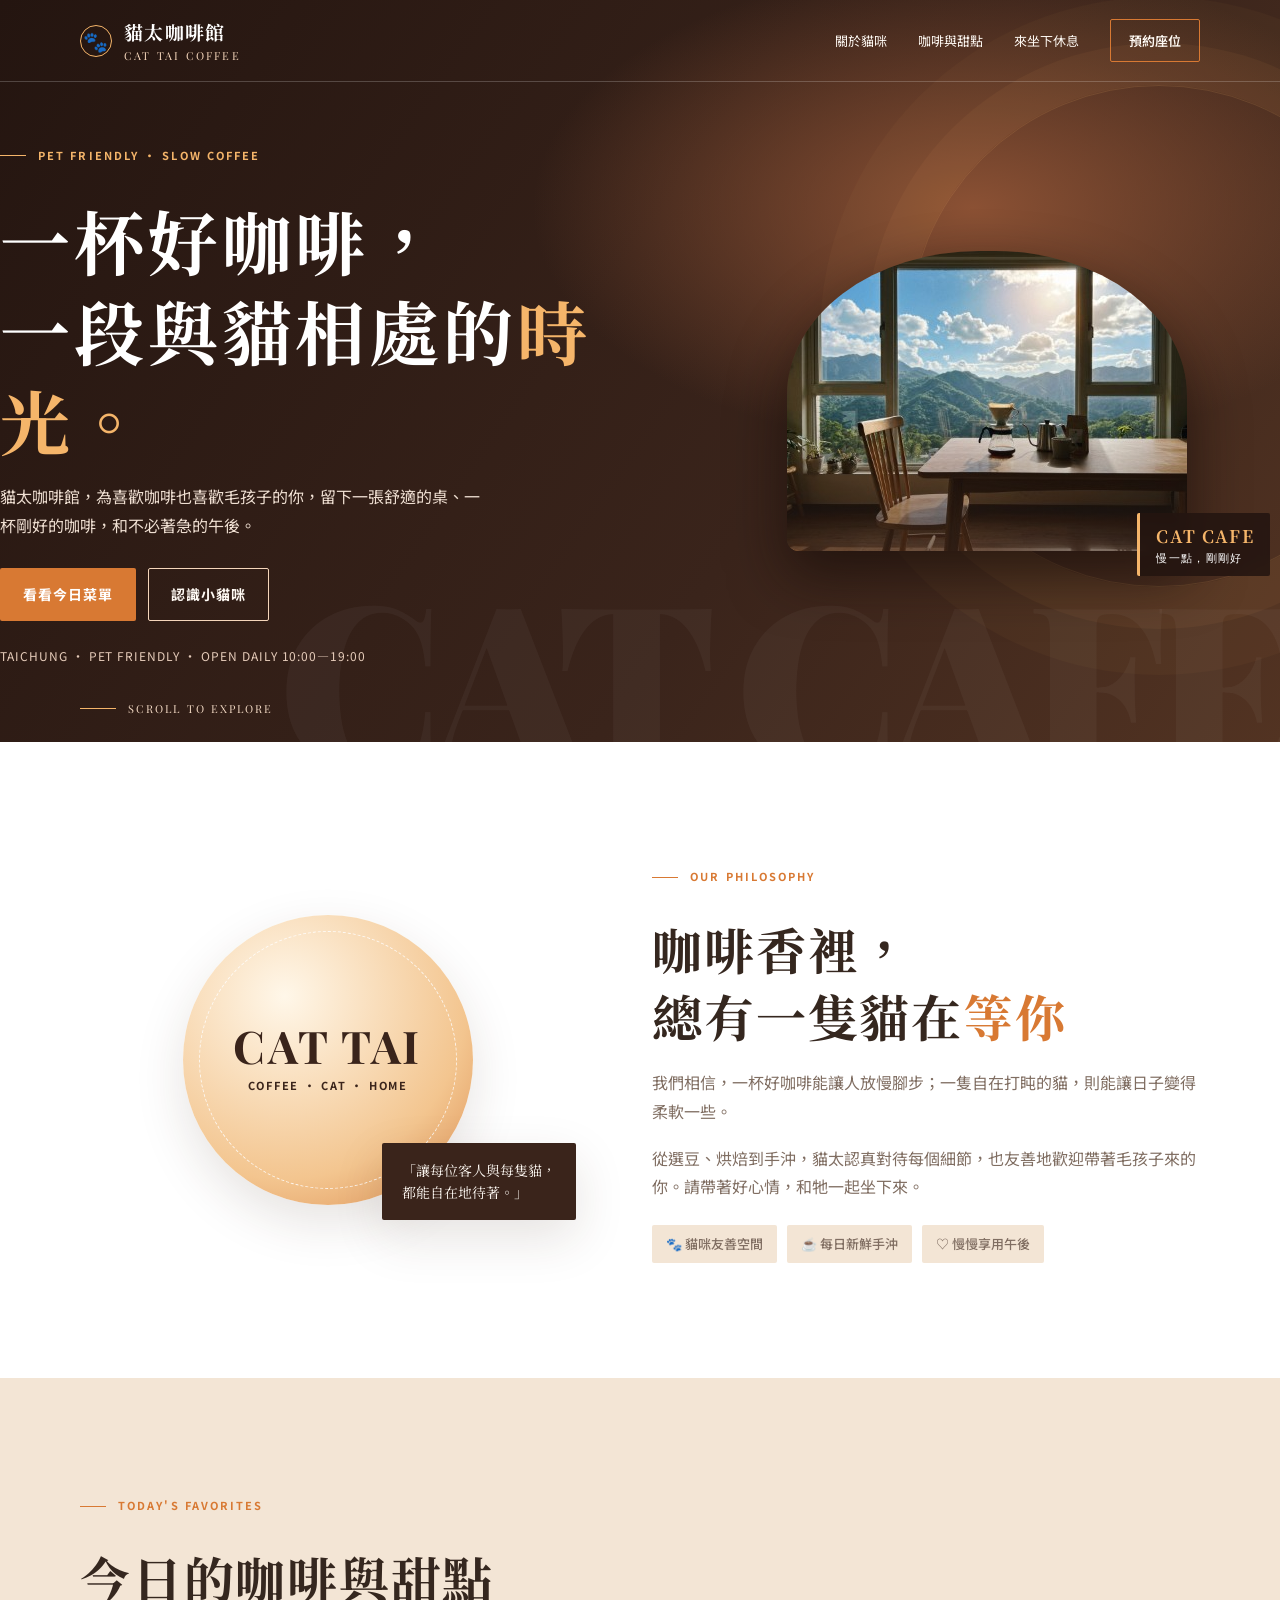
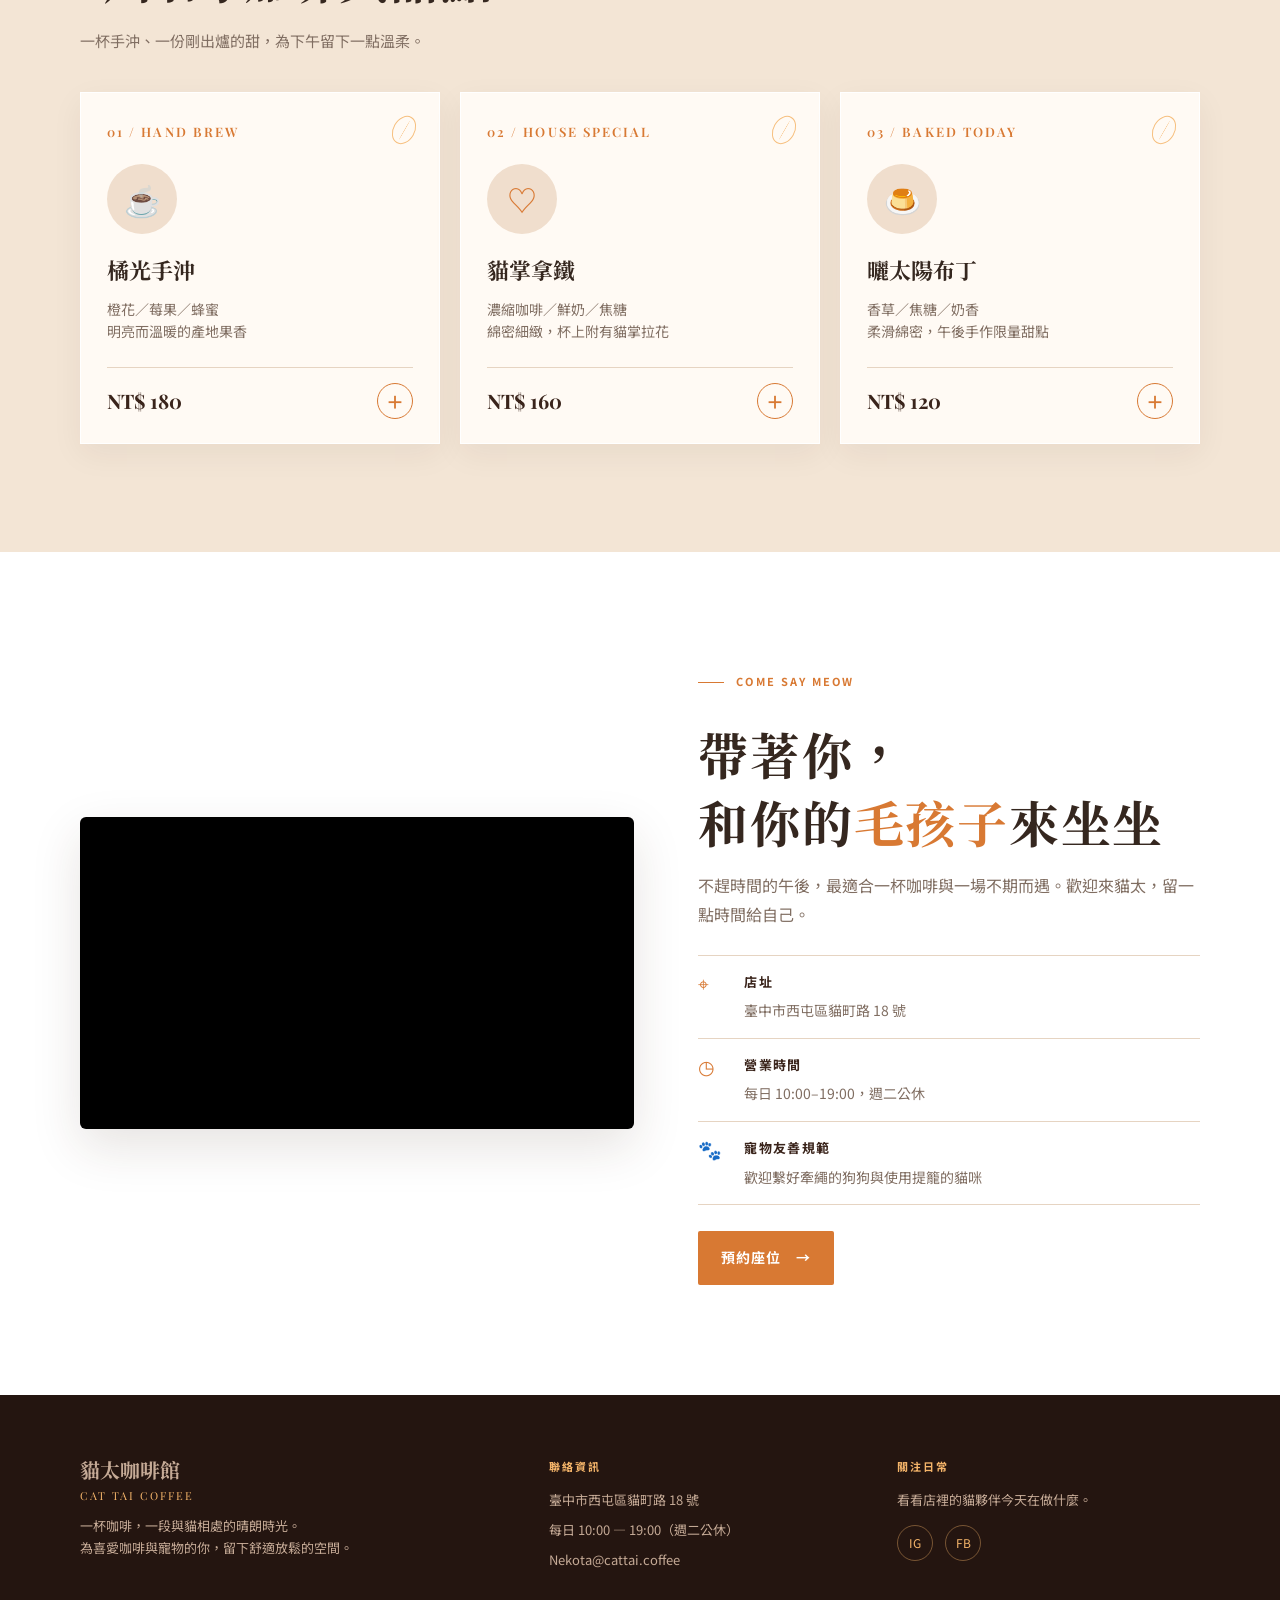
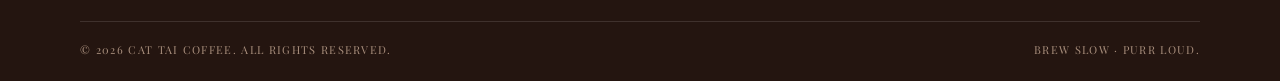
<file: onepage2/index.html>
<!doctype html>
<html lang="zh-Hant">
<head>
  <meta charset="UTF-8">
  <meta name="viewport" content="width=device-width, initial-scale=1">
  <title>貓太咖啡館｜咖啡、貓咪與慢下來的午後</title>
  <meta name="description" content="貓太咖啡館，為貓咪與咖啡愛好者打造的溫暖寵物友善空間。">
  <link rel="preconnect" href="https://fonts.googleapis.com">
  <link rel="preconnect" href="https://fonts.gstatic.com" crossorigin>
  <link href="https://fonts.googleapis.com/css2?family=Noto+Sans+TC:wght@400;500;600;700&family=Noto+Serif+TC:wght@500;600;700;800;900&family=Playfair+Display:wght@500;600;700;900&display=swap" rel="stylesheet">
  <style>
    :root {
      --coffee: #3a241b;
      --footer: #241510;
      --orange: #d87933;
      --peach: #f5b56a;
      --cream: #fffaf4;
      --sand: #f3e5d5;
      --ink: #35271f;
      --muted: #806e62;
      --line: #e6d4c2;
      --shadow: 0 18px 50px rgba(58, 36, 27, 0.13);
    }

    * {
      box-sizing: border-box;
      margin: 0;
      padding: 0;
    }

    html {
      scroll-behavior: smooth;
    }

    body {
      margin: 0;
      background: var(--cream);
      color: var(--ink);
      font: 16px/1.8 "Noto Sans TC", sans-serif;
      -webkit-font-smoothing: antialiased;
    }

    a {
      color: inherit;
      text-decoration: none;
    }

    button, input {
      font: inherit;
    }

    button, a {
      -webkit-tap-highlight-color: transparent;
    }

    section {
      scroll-margin-top: 70px;
    }

    .wrap {
      width: min(1120px, calc(100% - 48px));
      margin-inline: auto;
    }

    h1, h2, h3, .serif {
      font-family: "Noto Serif TC", serif;
    }

    a:focus-visible,
    button:focus-visible,
    input:focus-visible {
      outline: 3px solid var(--peach);
      outline-offset: 4px;
    }

    .eyebrow {
      font-size: 11px;
      font-weight: 700;
      letter-spacing: 0.19em;
      color: var(--orange);
      text-transform: uppercase;
      display: inline-flex;
      align-items: center;
      margin: 0 0 12px;
    }

    .eyebrow::before {
      content: "";
      display: inline-block;
      width: 26px;
      height: 1px;
      background: currentColor;
      margin-right: 12px;
    }

    .section {
      padding: 110px 0;
    }

    .section h2 {
      font-size: clamp(31px, 4.2vw, 50px);
      line-height: 1.35;
      letter-spacing: 0.035em;
      margin: 16px 0;
    }

    .accent {
      color: var(--orange);
      font-style: normal;
    }

    .btn {
      min-height: 50px;
      padding: 13px 22px;
      border-radius: 2px;
      display: inline-flex;
      align-items: center;
      justify-content: center;
      font-size: 14px;
      font-weight: 700;
      letter-spacing: 0.07em;
      border: 1px solid transparent;
      cursor: pointer;
      transition: transform 0.2s ease, background-color 0.2s ease, color 0.2s ease, border-color 0.2s ease;
    }

    .btn:hover {
      transform: translateY(-3px);
    }

    .btn-primary {
      background: var(--orange);
      color: #fff;
    }

    .btn-primary:hover {
      background: #c4672b;
    }

    .btn-outline {
      border: 1px solid #f5d6bb;
      color: var(--cream);
      background: transparent;
    }

    .btn-outline:hover {
      background: var(--cream);
      color: var(--coffee);
    }

    /* 5.1 導覽列 */
    header#top {
      height: 82px;
      position: absolute;
      z-index: 20;
      inset: 0 0 auto;
      color: var(--cream);
      border-bottom: 1px solid rgba(255, 255, 255, 0.2);
    }

    .nav {
      height: 100%;
      display: flex;
      align-items: center;
      justify-content: space-between;
    }

    .brand {
      display: flex;
      gap: 12px;
      align-items: center;
      font: 700 19px "Noto Serif TC", serif;
      letter-spacing: 0.07em;
      color: #fff;
    }

    .paw {
      color: var(--peach);
      font-size: 20px;
      line-height: 1;
      display: inline-grid;
      place-items: center;
      width: 32px;
      height: 32px;
      border: 1px solid var(--peach);
      border-radius: 50%;
    }

    .brand small {
      display: block;
      font: 11px "Playfair Display", serif;
      letter-spacing: 0.2em;
      color: #f5d6bb;
      margin-top: 3px;
    }

    .nav-links {
      display: flex;
      align-items: center;
      gap: 31px;
      font-size: 13px;
    }

    .nav-links a:not(.nav-cta) {
      position: relative;
      color: var(--cream);
      padding: 6px 0;
      transition: color 0.25s;
    }

    .nav-links a:not(.nav-cta)::after {
      content: "";
      height: 2px;
      background: var(--peach);
      position: absolute;
      bottom: -6px;
      left: 0;
      right: 100%;
      transition: right 0.25s ease;
    }

    .nav-links a:not(.nav-cta):hover::after {
      right: 0;
    }

    .nav-cta {
      border: 1px solid var(--orange);
      padding: 9px 18px;
      border-radius: 2px;
      color: var(--cream);
      font-weight: 600;
      transition: background-color 0.25s, color 0.25s;
    }

    .nav-cta:hover {
      background: var(--orange);
      color: #fff;
    }

    .menu-toggle {
      display: none;
      border: 0;
      background: none;
      color: var(--cream);
      font-size: 27px;
      cursor: pointer;
      padding: 6px;
    }

    /* 5.2 Hero */
    .hero {
      min-height: 740px;
      padding: 135px 0 75px;
      position: relative;
      overflow: hidden;
      color: var(--cream);
      background: radial-gradient(ellipse at 76% 28%, #8b5134 0, transparent 32%),
                  linear-gradient(125deg, #241510, #3a241b 62%, #523322);
      display: flex;
      align-items: center;
    }

    .hero::before {
      content: "";
      position: absolute;
      width: 500px;
      height: 500px;
      border: 1px solid rgba(245, 181, 106, 0.14);
      border-radius: 50%;
      right: -130px;
      top: 85px;
      box-shadow: 0 0 0 42px rgba(245, 181, 106, 0.05),
                  0 0 0 88px rgba(245, 181, 106, 0.03);
      pointer-events: none;
    }

    .hero::after {
      content: "CAT CAFE";
      position: absolute;
      right: -0.04em;
      bottom: -0.22em;
      color: rgba(255, 255, 255, 0.04);
      font: 900 clamp(110px, 18vw, 260px)/1 "Playfair Display", serif;
      letter-spacing: -0.06em;
      pointer-events: none;
      user-select: none;
    }

    .hero-grid {
      position: relative;
      z-index: 2;
      width: 100%;
      display: grid;
      grid-template-columns: 1.05fr 0.95fr;
      gap: 45px;
      align-items: center;
    }

    .hero .eyebrow {
      color: var(--peach);
    }

    .hero h1 {
      font-size: clamp(45px, 5.8vw, 70px);
      line-height: 1.28;
      letter-spacing: 0.055em;
      margin: 18px 0;
      color: #fff;
    }

    .hero h1 .accent {
      color: var(--peach);
    }

    .hero-copy > p {
      color: #efdfd2;
      max-width: 480px;
      font-size: 16px;
      line-height: 1.8;
      margin: 0 0 28px;
    }

    .actions {
      display: flex;
      gap: 12px;
      flex-wrap: wrap;
      margin: 28px 0 24px;
    }

    .hero-caption {
      font-size: 12px;
      letter-spacing: 0.08em;
      color: #e6ccba;
      margin-top: 24px;
    }

    .scroll-note {
      position: absolute;
      bottom: 26px;
      left: max(24px, calc((100% - 1120px) / 2));
      font: 11px "Playfair Display", serif;
      letter-spacing: 0.19em;
      color: #f0d7c2;
      display: flex;
      align-items: center;
    }

    .scroll-note::before {
      content: "";
      display: inline-block;
      width: 36px;
      height: 1px;
      background: var(--peach);
      margin-right: 12px;
    }

    /* Hero 右欄：使用既有圖片 images/hero.jpg (寬400px，高300px) */
    .hero-visual {
      height: 440px;
      position: relative;
      display: grid;
      place-items: center;
    }

    .hero-photo-wrap {
      position: relative;
      width: 400px;
      height: 300px;
      border-radius: 48% 48% 12px 12px;
      overflow: hidden;
      box-shadow: 0 24px 55px rgba(20, 11, 8, 0.65);
    }

    .hero-photo {
      width: 400px;
      height: 300px;
      object-fit: cover;
      display: block;
      filter: saturate(0.95);
    }

    .hero-photo-wrap::after {
      content: "";
      position: absolute;
      inset: 0;
      border-radius: inherit;
      background: linear-gradient(180deg, rgba(58, 36, 27, 0) 55%, rgba(58, 36, 27, 0.65) 100%);
      pointer-events: none;
    }

    .visual-label {
      z-index: 3;
      position: absolute;
      right: 10px;
      bottom: 45px;
      color: #fff;
      background: rgba(36, 21, 16, 0.88);
      border-left: 3px solid var(--peach);
      padding: 10px 16px;
      font: 11px "Playfair Display", serif;
      letter-spacing: 0.12em;
      backdrop-filter: blur(4px);
      border-radius: 2px;
    }

    .visual-label strong {
      font: 700 17px "Noto Serif TC", serif;
      display: block;
      color: var(--peach);
      margin-bottom: 2px;
    }

    /* 5.3 品牌故事 */
    .story-section {
      background: #fff;
      padding: 115px 0;
    }

    .story-grid {
      display: grid;
      grid-template-columns: 0.95fr 1.05fr;
      gap: clamp(45px, 6vw, 85px);
      align-items: center;
    }

    .story-mark-container {
      position: relative;
      min-height: 340px;
      display: flex;
      align-items: center;
      justify-content: center;
    }

    .story-mark {
      width: 290px;
      aspect-ratio: 1;
      border-radius: 50%;
      position: relative;
      display: grid;
      place-items: center;
      text-align: center;
      background: radial-gradient(circle at 35% 28%, #fff7e9, #f3c58f 65%, #da8a4c);
      color: var(--coffee);
      box-shadow: var(--shadow);
    }

    .story-mark::before {
      content: "";
      position: absolute;
      inset: 16px;
      border: 1px dashed rgba(255, 255, 255, 0.8);
      border-radius: 50%;
    }

    .story-mark b {
      font: 700 45px "Playfair Display", serif;
      display: block;
      letter-spacing: 0.06em;
      line-height: 1;
    }

    .story-mark small {
      font-size: 11px;
      font-weight: 700;
      letter-spacing: 0.16em;
      margin-top: 8px;
      display: block;
    }

    .story-quote {
      position: absolute;
      right: 0;
      bottom: 10px;
      padding: 16px 20px;
      background: var(--coffee);
      color: var(--cream);
      font: 14px "Noto Serif TC", serif;
      line-height: 1.6;
      box-shadow: var(--shadow);
      border-radius: 2px;
      max-width: 220px;
    }

    .story-copy p {
      color: var(--muted);
      margin: 18px 0;
      font-size: 16px;
      line-height: 1.8;
    }

    .story-points {
      margin-top: 24px;
      display: flex;
      gap: 10px;
      flex-wrap: wrap;
    }

    .story-points span {
      font-size: 13px;
      color: var(--muted);
      background: var(--sand);
      padding: 7px 14px;
      border-radius: 2px;
      font-weight: 500;
    }

    /* 5.4 今日咖啡與甜點 */
    .menu-section {
      background: var(--sand);
      padding: 108px 0;
    }

    .section-head {
      margin-bottom: 38px;
    }

    .section-head p {
      color: var(--muted);
      max-width: 560px;
      margin: 0;
      font-size: 15px;
    }

    .menu-grid {
      display: grid;
      grid-template-columns: repeat(3, 1fr);
      gap: 20px;
    }

    .menu-card {
      position: relative;
      min-height: 350px;
      background: var(--cream);
      padding: 30px 26px 24px;
      box-shadow: 0 10px 30px rgba(58, 36, 27, 0.06);
      transition: transform 0.25s ease, box-shadow 0.25s ease;
      border: 1px solid #fff;
      display: flex;
      flex-direction: column;
      justify-content: space-between;
    }

    .menu-card:hover {
      transform: translateY(-7px);
      box-shadow: var(--shadow);
    }

    /* 菜單卡片右上有咖啡豆線條裝飾 */
    .bean-line {
      position: absolute;
      right: 24px;
      top: 22px;
      width: 22px;
      height: 30px;
      border: 1.8px solid var(--peach);
      border-radius: 50%;
      transform: rotate(30deg);
      opacity: 0.85;
    }

    .bean-line::after {
      content: "";
      position: absolute;
      top: 3px;
      bottom: 3px;
      left: 50%;
      border-left: 1.8px solid var(--peach);
      border-radius: 50%;
    }

    .menu-number {
      font: 13px "Playfair Display", serif;
      letter-spacing: 0.16em;
      color: var(--orange);
      font-weight: 600;
    }

    .menu-icon {
      width: 70px;
      height: 70px;
      border-radius: 50%;
      margin: 24px 0 16px;
      display: grid;
      place-items: center;
      background: #f0decd;
      color: var(--orange);
      font-size: 30px;
    }

    .menu-card h3 {
      font-size: 22px;
      margin: 0 0 8px;
      color: var(--ink);
    }

    .menu-card p {
      font-size: 14px;
      color: var(--muted);
      margin: 0;
      line-height: 1.6;
    }

    .menu-bottom {
      display: flex;
      align-items: center;
      justify-content: space-between;
      margin-top: 24px;
      padding-top: 15px;
      border-top: 1px solid var(--line);
    }

    .menu-bottom strong {
      font: 20px "Playfair Display", serif;
      color: var(--coffee);
      font-weight: 700;
    }

    .menu-add-btn {
      width: 36px;
      height: 36px;
      border-radius: 50%;
      border: 1px solid var(--orange);
      background: transparent;
      color: var(--orange);
      font-size: 18px;
      font-weight: 700;
      display: grid;
      place-items: center;
      cursor: pointer;
      transition: background-color 0.2s ease, color 0.2s ease, transform 0.2s ease;
    }

    .menu-add-btn:hover {
      background: var(--orange);
      color: #fff;
      transform: scale(1.08);
    }

    /* 5.5 來店資訊（左為 YouTube 影片嵌入，右為門市資訊） */
    .visit-section {
      background: #fff;
      padding: 110px 0;
    }

    .visit-grid {
      display: grid;
      grid-template-columns: 1.05fr 0.95fr;
      gap: clamp(40px, 5vw, 65px);
      align-items: center;
    }

    /* 左側 YouTube 影片嵌入容器 (寬560px, 高315px, 編號 hMOYa4EBntI) */
    .video-card {
      position: relative;
      border-radius: 6px;
      overflow: hidden;
      box-shadow: var(--shadow);
      background: #000;
      aspect-ratio: 16 / 9;
      width: 100%;
      max-width: 560px;
      margin: 0 auto;
    }

    .video-card iframe {
      width: 100%;
      height: 100%;
      border: 0;
      display: block;
    }

    .visit-copy p {
      color: var(--muted);
      font-size: 16px;
      line-height: 1.8;
      margin: 0 0 20px;
    }

    .visit-details {
      margin: 26px 0;
    }

    .visit-detail {
      display: grid;
      grid-template-columns: 32px 1fr;
      gap: 14px;
      padding: 14px 0;
      border-bottom: 1px solid var(--line);
    }

    .visit-detail:first-child {
      border-top: 1px solid var(--line);
    }

    .visit-detail .icon {
      color: var(--orange);
      font-size: 19px;
      line-height: 1.4;
    }

    .visit-detail b {
      display: block;
      font-size: 13px;
      letter-spacing: 0.1em;
      color: var(--coffee);
      margin-bottom: 2px;
    }

    .visit-detail span {
      font-size: 14px;
      color: var(--muted);
      line-height: 1.6;
    }

    /* 5.6 Footer */
    footer {
      background: var(--footer);
      color: #e6d4c2;
      padding: 60px 0 24px;
    }

    .footer-grid {
      display: grid;
      grid-template-columns: 1.4fr 1fr 1fr;
      gap: 45px;
      padding-bottom: 42px;
    }

    .footer-brand {
      font: 700 20px "Noto Serif TC", serif;
      color: var(--cream);
      display: inline-block;
      margin-bottom: 12px;
    }

    .footer-brand small {
      display: block;
      color: var(--peach);
      font: 11px "Playfair Display", serif;
      letter-spacing: 0.18em;
      margin-top: 4px;
    }

    .footer-grid p,
    .footer-grid li {
      font-size: 13px;
      color: #c5aa96;
      line-height: 1.7;
    }

    .footer-grid ul {
      list-style: none;
      padding: 0;
      margin: 0;
    }

    .footer-grid li {
      margin: 8px 0;
    }

    .footer-grid h3 {
      font: 700 11px "Noto Sans TC", sans-serif;
      letter-spacing: 0.18em;
      color: var(--peach);
      margin: 3px 0 15px;
      text-transform: uppercase;
    }

    .footer-grid a {
      color: #c5aa96;
      transition: color 0.2s;
    }

    .footer-grid a:hover {
      color: var(--peach);
    }

    .socials {
      display: flex;
      gap: 12px;
      margin-top: 14px;
    }

    .socials a {
      display: grid;
      place-items: center;
      width: 36px;
      height: 36px;
      border: 1px solid rgba(245, 181, 106, 0.4);
      border-radius: 50%;
      font-size: 12px;
      color: var(--peach);
      transition: background-color 0.2s, color 0.2s;
    }

    .socials a:hover {
      background: var(--peach);
      color: var(--coffee);
    }

    .footer-bottom {
      border-top: 1px solid rgba(255, 255, 255, 0.12);
      padding-top: 20px;
      display: flex;
      justify-content: space-between;
      font: 11px "Playfair Display", serif;
      letter-spacing: 0.12em;
      color: #a88e7c;
    }

    /* 6.3 Toast 提示 */
    .toast {
      position: fixed;
      z-index: 100;
      right: 22px;
      bottom: 22px;
      background: var(--coffee);
      color: var(--cream);
      border-left: 3px solid var(--peach);
      padding: 14px 20px;
      box-shadow: var(--shadow);
      border-radius: 2px;
      font-size: 14px;
      opacity: 0;
      transform: translateY(14px);
      transition: opacity 0.22s ease, transform 0.22s ease;
      pointer-events: none;
    }

    .toast.show {
      opacity: 1;
      transform: translateY(0);
      pointer-events: auto;
    }

    /* 6.4 捲動進場動畫 */
    .reveal {
      opacity: 0;
      transform: translateY(20px);
      transition: opacity 0.7s ease, transform 0.7s ease;
    }

    .reveal.visible {
      opacity: 1;
      transform: none;
    }

    /* 7. 響應式設計 */
    @media (max-width: 800px) {
      .wrap {
        width: calc(100% - 48px);
      }

      .section {
        padding: 82px 0;
      }

      header#top {
        height: 70px;
      }

      .nav {
        position: relative;
      }

      .menu-toggle {
        display: block;
      }

      .nav-links {
        position: absolute;
        top: 70px;
        left: -24px;
        right: -24px;
        display: flex;
        flex-direction: column;
        align-items: stretch;
        gap: 0;
        background: #2e1b14;
        max-height: 0;
        overflow: hidden;
        transition: max-height 0.3s ease;
      }

      .nav-links.open {
        max-height: 300px;
      }

      .nav-links a:not(.nav-cta) {
        padding: 14px 24px;
        border-bottom: 1px solid rgba(255, 255, 255, 0.08);
      }

      .nav-cta {
        margin: 12px 24px 16px;
        text-align: center;
      }

      .hero {
        min-height: 740px;
        padding-top: 110px;
      }

      .hero-grid {
        grid-template-columns: 1fr;
        gap: 30px;
      }

      .hero-copy {
        max-width: 600px;
      }

      .hero-visual {
        height: 300px;
        width: 100%;
        margin: 0 auto;
      }

      .hero-photo-wrap {
        width: min(400px, 100%);
        height: 245px;
      }

      .hero-photo {
        width: 100%;
        height: 245px;
      }

      .story-grid,
      .visit-grid {
        grid-template-columns: 1fr;
        gap: 48px;
      }

      .video-card {
        max-width: 100%;
      }

      .story-mark {
        width: 260px;
      }

      .menu-grid {
        grid-template-columns: repeat(2, 1fr);
      }

      .menu-card:last-child {
        grid-column: 1 / -1;
      }

      .footer-grid {
        grid-template-columns: repeat(2, 1fr);
        gap: 32px;
      }

      .footer-grid > div:first-child {
        grid-column: 1 / -1;
      }
    }

    @media (max-width: 520px) {
      .wrap {
        width: calc(100% - 34px);
      }

      .section,
      .story-section,
      .menu-section,
      .visit-section {
        padding: 73px 0;
      }

      .hero {
        min-height: 700px;
        padding: 100px 0 60px;
      }

      .hero h1 {
        font-size: 43px;
      }

      .hero-copy > p {
        font-size: 14px;
      }

      .btn {
        width: 100%;
      }

      .actions {
        gap: 10px;
      }

      .hero-visual {
        height: 220px;
      }

      .hero-photo-wrap {
        height: 185px;
        width: 100%;
        border-radius: 40% 40% 10px 10px;
      }

      .hero-photo {
        height: 185px;
      }

      .visual-label {
        display: none;
      }

      .hero-caption {
        display: none;
      }

      .scroll-note {
        left: 17px;
      }

      .story-mark {
        width: 245px;
      }

      .story-quote {
        position: relative;
        right: auto;
        bottom: auto;
        margin-top: 16px;
        font-size: 13px;
      }

      .menu-grid {
        grid-template-columns: 1fr;
      }

      .menu-card:last-child {
        grid-column: auto;
      }

      .footer-grid {
        grid-template-columns: 1fr;
        gap: 24px;
      }

      .footer-grid > div:first-child {
        grid-column: auto;
      }

      .footer-bottom {
        flex-direction: column;
        gap: 8px;
        text-align: center;
      }
    }

    /* 偏好減少動態 */
    @media (prefers-reduced-motion: reduce) {
      html {
        scroll-behavior: auto;
      }

      *, *::before, *::after {
        animation-duration: 0.01ms !important;
        animation-iteration-count: 1 !important;
        transition-duration: 0.01ms !important;
      }

      .reveal {
        opacity: 1;
        transform: none;
      }
    }
  </style>
</head>
<body>

  <!-- 5.1 導覽列 -->
  <header id="top">
    <nav class="nav wrap" aria-label="主要導覽">
      <a href="#top" class="brand" aria-label="回到貓太咖啡館首頁">
        <span class="paw" aria-hidden="true">🐾</span>
        <span>貓太咖啡館<small>CAT TAI COFFEE</small></span>
      </a>
      <button class="menu-toggle" type="button" aria-controls="navLinks" aria-expanded="false" aria-label="開啟導覽選單">☰</button>
      <div class="nav-links" id="navLinks">
        <a href="#story">關於貓咪</a>
        <a href="#menu">咖啡與甜點</a>
        <a href="#visit">來坐下休息</a>
        <a class="nav-cta" href="#visit">預約座位</a>
      </div>
    </nav>
  </header>

  <main>
    <!-- 5.2 Hero (右欄使用既有圖片 images/hero.jpg，寬 400px，高 300px) -->
    <section class="hero" id="hero">
      <div class="wrap hero-grid">
        <div class="hero-copy reveal">
          <div class="eyebrow">PET FRIENDLY · SLOW COFFEE</div>
          <h1>一杯好咖啡，<br>一段與貓相處的<span class="accent">時光。</span></h1>
          <p>貓太咖啡館，為喜歡咖啡也喜歡毛孩子的你，留下一張舒適的桌、一杯剛好的咖啡，和不必著急的午後。</p>
          <div class="actions">
            <a class="btn btn-primary" href="#menu">看看今日菜單</a>
            <a class="btn btn-outline" href="#story">認識小貓咪</a>
          </div>
          <div class="hero-caption">TAICHUNG · PET FRIENDLY · OPEN DAILY 10:00—19:00</div>
        </div>

        <div class="hero-visual reveal">
          <div class="hero-photo-wrap">
            <img class="hero-photo" src="images/hero.jpg" alt="溫馨的咖啡空間，窗外山景與桌上的手沖咖啡" width="400" height="300">
          </div>
          <div class="visual-label">
            <strong>CAT CAFE</strong>慢一點，剛剛好
          </div>
        </div>
      </div>
      <div class="scroll-note">SCROLL TO EXPLORE</div>
    </section>

    <!-- 5.3 品牌故事 -->
    <section class="section story-section" id="story">
      <div class="wrap story-grid">
        <div class="story-mark-container reveal">
          <div class="story-mark">
            <div>
              <b>CAT TAI</b>
              <small>COFFEE · CAT · HOME</small>
            </div>
          </div>
          <div class="story-quote">「讓每位客人與每隻貓，<br>都能自在地待著。」</div>
        </div>
        <div class="story-copy reveal">
          <div class="eyebrow">OUR PHILOSOPHY</div>
          <h2>咖啡香裡，<br>總有一隻貓在<span class="accent">等你</span></h2>
          <p>我們相信，一杯好咖啡能讓人放慢腳步；一隻自在打盹的貓，則能讓日子變得柔軟一些。</p>
          <p>從選豆、烘焙到手沖，貓太認真對待每個細節，也友善地歡迎帶著毛孩子來的你。請帶著好心情，和牠一起坐下來。</p>
          <div class="story-points">
            <span>🐾 貓咪友善空間</span>
            <span>☕ 每日新鮮手沖</span>
            <span>♡ 慢慢享用午後</span>
          </div>
        </div>
      </div>
    </section>

    <!-- 5.4 今日咖啡與甜點 -->
    <section class="section menu-section" id="menu">
      <div class="wrap">
        <div class="section-head reveal">
          <div class="eyebrow">TODAY'S FAVORITES</div>
          <h2>今日的咖啡與甜點</h2>
          <p>一杯手沖、一份剛出爐的甜，為下午留下一點溫柔。</p>
        </div>
        <div class="menu-grid">
          <article class="menu-card reveal">
            <div class="bean-line" aria-hidden="true"></div>
            <div>
              <div class="menu-number">01 / HAND BREW</div>
              <div class="menu-icon" aria-hidden="true">☕</div>
              <h3>橘光手沖</h3>
              <p>橙花／莓果／蜂蜜<br>明亮而溫暖的產地果香</p>
            </div>
            <div class="menu-bottom">
              <strong>NT$ 180</strong>
              <button type="button" class="menu-add-btn" data-item="橘光手沖" aria-label="將橘光手沖加入選購清單">＋</button>
            </div>
          </article>
          <article class="menu-card reveal">
            <div class="bean-line" aria-hidden="true"></div>
            <div>
              <div class="menu-number">02 / HOUSE SPECIAL</div>
              <div class="menu-icon" aria-hidden="true">♡</div>
              <h3>貓掌拿鐵</h3>
              <p>濃縮咖啡／鮮奶／焦糖<br>綿密細緻，杯上附有貓掌拉花</p>
            </div>
            <div class="menu-bottom">
              <strong>NT$ 160</strong>
              <button type="button" class="menu-add-btn" data-item="貓掌拿鐵" aria-label="將貓掌拿鐵加入選購清單">＋</button>
            </div>
          </article>
          <article class="menu-card reveal">
            <div class="bean-line" aria-hidden="true"></div>
            <div>
              <div class="menu-number">03 / BAKED TODAY</div>
              <div class="menu-icon" aria-hidden="true">🍮</div>
              <h3>曬太陽布丁</h3>
              <p>香草／焦糖／奶香<br>柔滑綿密，午後手作限量甜點</p>
            </div>
            <div class="menu-bottom">
              <strong>NT$ 120</strong>
              <button type="button" class="menu-add-btn" data-item="曬太陽布丁" aria-label="將曬太陽布丁加入選購清單">＋</button>
            </div>
          </article>
        </div>
      </div>
    </section>

    <!-- 5.5 來店資訊（左為 YouTube 影片嵌入，右為門市資訊） -->
    <section class="section visit-section" id="visit">
      <div class="wrap visit-grid">
        <div class="video-card reveal">
          <iframe
            width="560"
            height="315"
            src="https://www.youtube.com/embed/hMOYa4EBntI"
            title="貓太咖啡館沖煮與生活日常"
            frameborder="0"
            allow="accelerometer; autoplay; clipboard-write; encrypted-media; gyroscope; picture-in-picture; web-share"
            referrerpolicy="strict-origin-when-cross-origin"
            allowfullscreen>
          </iframe>
        </div>

        <div class="visit-copy reveal">
          <div class="eyebrow">COME SAY MEOW</div>
          <h2>帶著你，<br>和你的<span class="accent">毛孩子</span>來坐坐</h2>
          <p>不趕時間的午後，最適合一杯咖啡與一場不期而遇。歡迎來貓太，留一點時間給自己。</p>
          <div class="visit-details">
            <div class="visit-detail">
              <span class="icon" aria-hidden="true">⌖</span>
              <div>
                <b>店址</b>
                <span>臺中市西屯區貓町路 18 號</span>
              </div>
            </div>
            <div class="visit-detail">
              <span class="icon" aria-hidden="true">◷</span>
              <div>
                <b>營業時間</b>
                <span>每日 10:00–19:00，週二公休</span>
              </div>
            </div>
            <div class="visit-detail">
              <span class="icon" aria-hidden="true">🐾</span>
              <div>
                <b>寵物友善規範</b>
                <span>歡迎繫好牽繩的狗狗與使用提籠的貓咪</span>
              </div>
            </div>
          </div>
          <a class="btn btn-primary" href="mailto:hello@cattai.coffee?subject=貓太咖啡館預約">預約座位　→</a>
        </div>
      </div>
    </section>
  </main>

  <!-- 5.6 Footer -->
  <footer>
    <div class="wrap">
      <div class="footer-grid">
        <div>
          <a href="#top" class="footer-brand" aria-label="回到貓太咖啡館首頁">
            貓太咖啡館<small>CAT TAI COFFEE</small>
          </a>
          <p>一杯咖啡，一段與貓相處的晴朗時光。<br>為喜愛咖啡與寵物的你，留下舒適放鬆的空間。</p>
        </div>
        <div>
          <h3>聯絡資訊</h3>
          <ul>
            <li>臺中市西屯區貓町路 18 號</li>
            <li>每日 10:00 — 19:00（週二公休）</li>
            <li><a href="mailto:Nekota@cattai.coffee">Nekota@cattai.coffee</a></li>
          </ul>
        </div>
        <div>
          <h3>關注日常</h3>
          <p>看看店裡的貓夥伴今天在做什麼。</p>
          <div class="socials">
            <a href="#" aria-label="Instagram">IG</a>
            <a href="#" aria-label="Facebook">FB</a>
          </div>
        </div>
      </div>
      <div class="footer-bottom">
        <span>© 2026 CAT TAI COFFEE. ALL RIGHTS RESERVED.</span>
        <span>BREW SLOW · PURR LOUD.</span>
      </div>
    </div>
  </footer>

  <!-- 6.3 Toast 提示 -->
  <div class="toast" id="toast" role="status" aria-live="polite"></div>

  <!-- 單一 Script 區塊 -->
  <script>
    // 行動版導覽切換
    const menuButton = document.querySelector('.menu-toggle');
    const navLinks = document.querySelector('#navLinks');

    function closeNav() {
      navLinks.classList.remove('open');
      menuButton.setAttribute('aria-expanded', 'false');
      menuButton.setAttribute('aria-label', '開啟導覽選單');
      menuButton.textContent = '☰';
    }

    menuButton.addEventListener('click', () => {
      const open = menuButton.getAttribute('aria-expanded') !== 'true';
      navLinks.classList.toggle('open', open);
      menuButton.setAttribute('aria-expanded', String(open));
      menuButton.setAttribute('aria-label', open ? '關閉導覽選單' : '開啟導覽選單');
      menuButton.textContent = open ? '×' : '☰';
    });

    navLinks.querySelectorAll('a').forEach(link => {
      link.addEventListener('click', closeNav);
    });

    // 商品 Toast 提示 (1.8 秒，重設計時器)
    let toastTimer;
    const toast = document.querySelector('#toast');

    function showToast(message) {
      clearTimeout(toastTimer);
      toast.textContent = message;
      toast.classList.add('show');
      toastTimer = setTimeout(() => {
        toast.classList.remove('show');
      }, 1800);
    }

    document.querySelectorAll('[data-item]').forEach(button => {
      button.addEventListener('click', () => {
        showToast(`${button.dataset.item} 已加入選購清單`);
      });
    });

    // 捲動進場觀察器 (IntersectionObserver threshold: 0.12)
    const reducedMotion = matchMedia('(prefers-reduced-motion: reduce)').matches;
    const revealElements = document.querySelectorAll('.reveal');

    if (!reducedMotion && 'IntersectionObserver' in window) {
      const observer = new IntersectionObserver((entries) => {
        entries.forEach(entry => {
          if (entry.isIntersecting) {
            entry.target.classList.add('visible');
            observer.unobserve(entry.target);
          }
        });
      }, {
        threshold: 0.12
      });

      revealElements.forEach(el => observer.observe(el));
    } else {
      revealElements.forEach(el => el.classList.add('visible'));
    }
  </script>
</body>
</html>
</file>
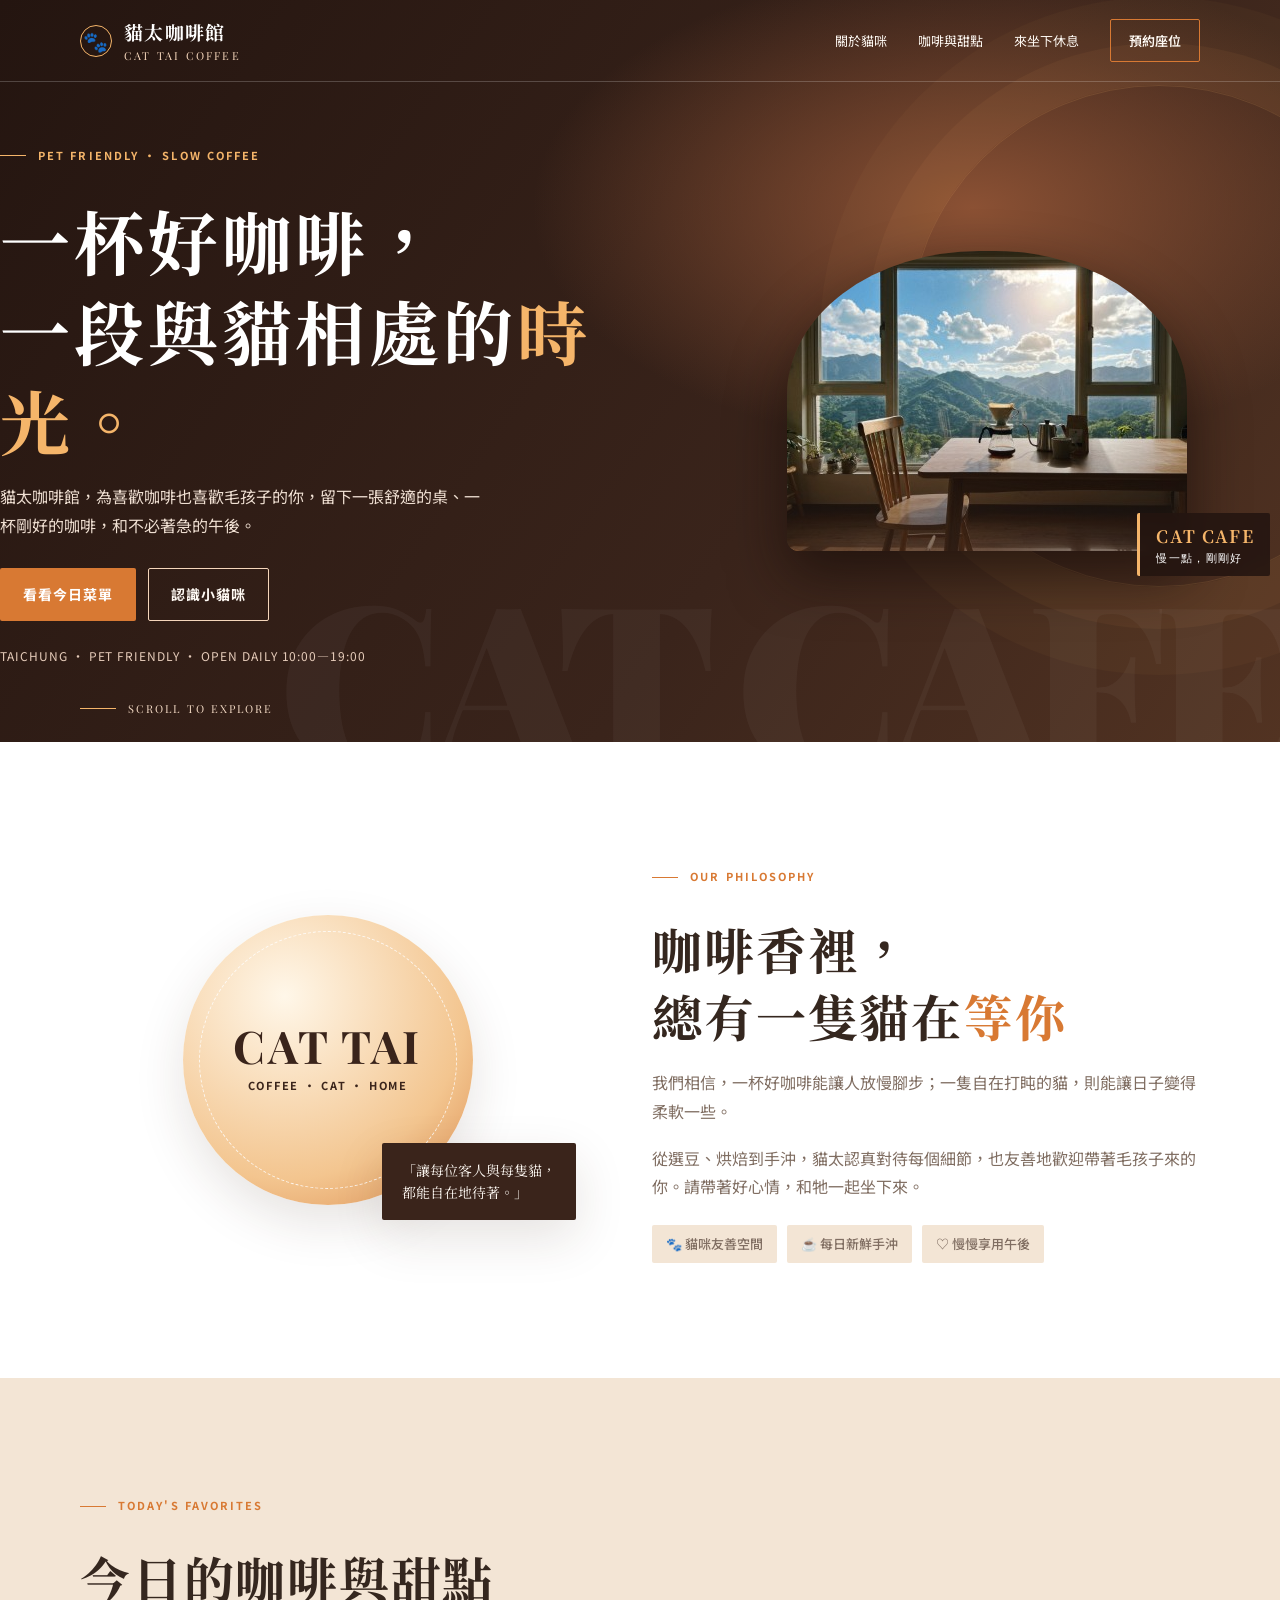
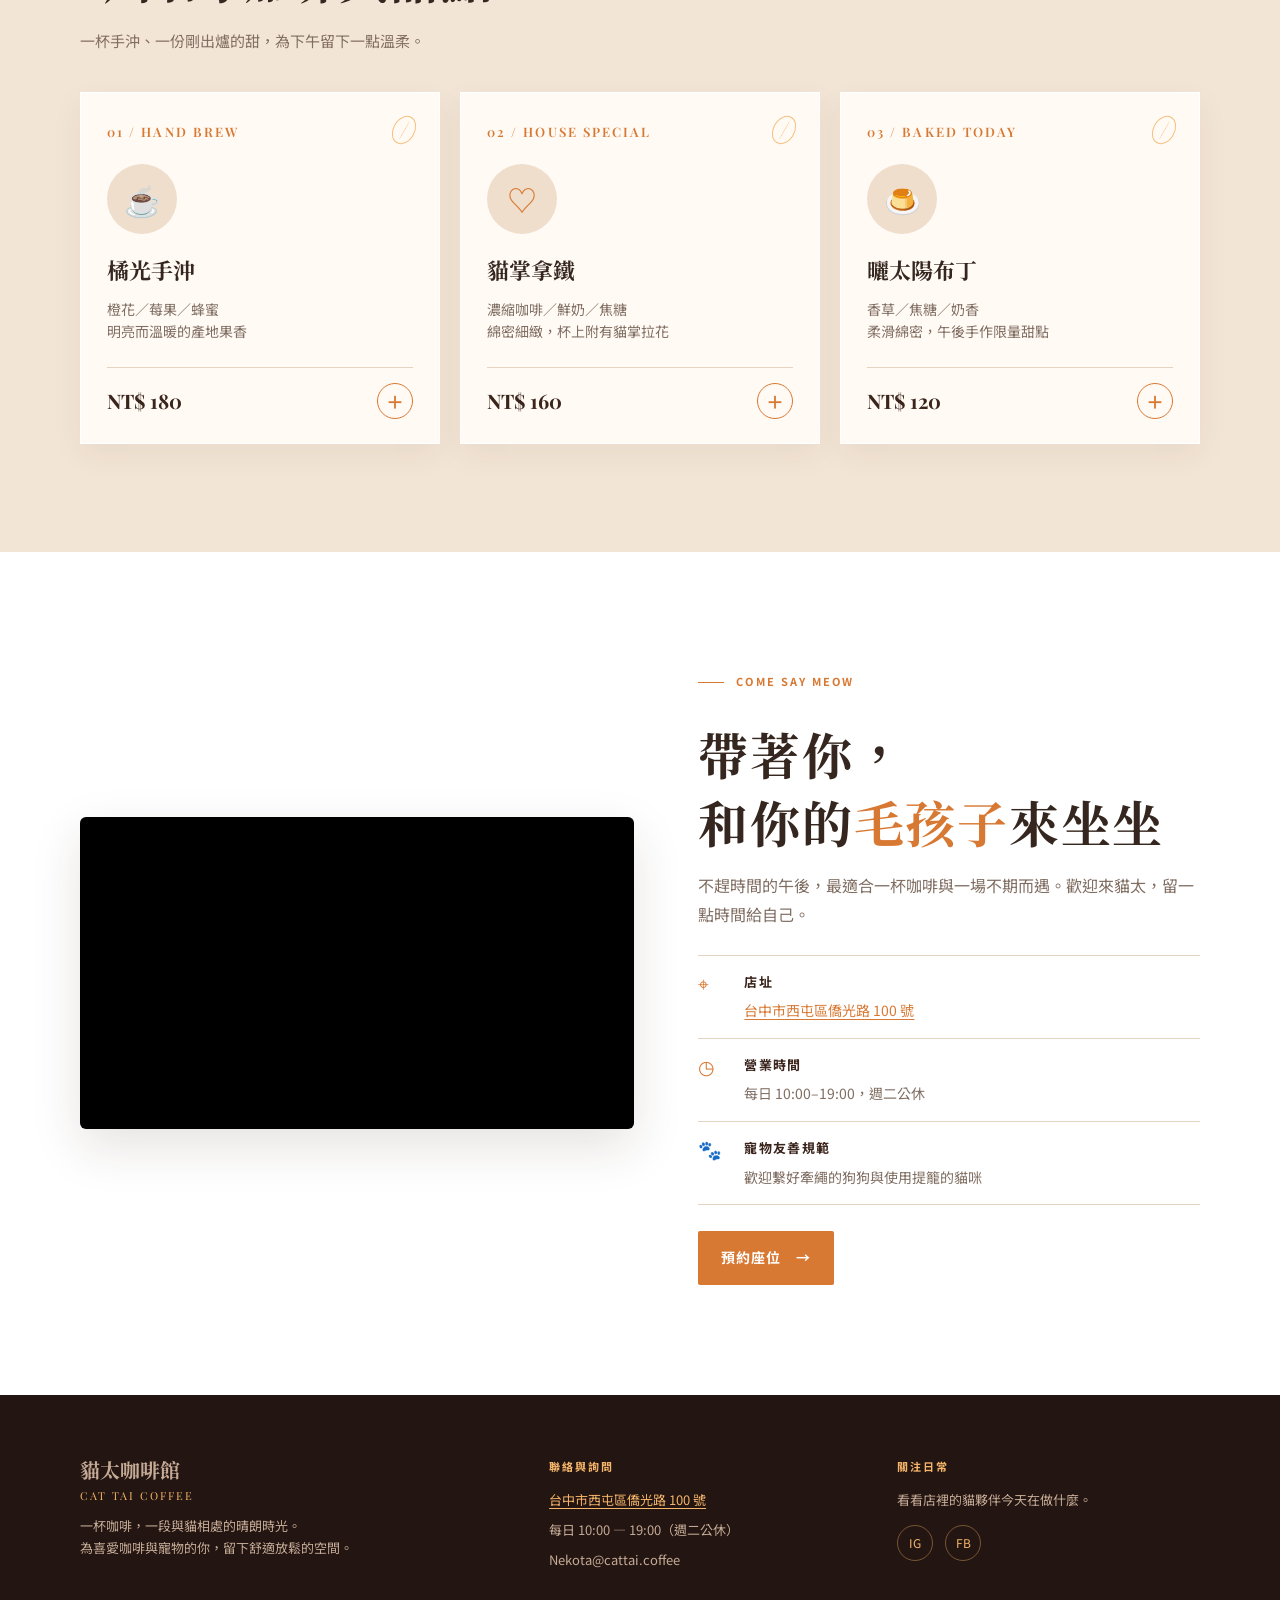
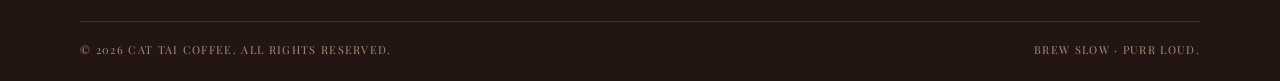
<file: onepage3/index.html>
<!doctype html>
<html lang="zh-Hant">
<head>
  <meta charset="UTF-8">
  <meta name="viewport" content="width=device-width, initial-scale=1">
  <title>貓太咖啡館｜咖啡、貓咪與慢下來的午後</title>
  <meta name="description" content="貓太咖啡館，為貓咪與咖啡愛好者打造的溫暖寵物友善空間。">
  <link rel="preconnect" href="https://fonts.googleapis.com">
  <link rel="preconnect" href="https://fonts.gstatic.com" crossorigin>
  <link href="https://fonts.googleapis.com/css2?family=Noto+Sans+TC:wght@400;500;600;700&family=Noto+Serif+TC:wght@500;600;700;800;900&family=Playfair+Display:wght@500;600;700;900&display=swap" rel="stylesheet">
  <style>
    :root {
      --coffee: #3a241b;
      --footer: #231511;
      --orange: #d87933;
      --peach: #f5b56a;
      --cream: #fffaf4;
      --sand: #f3e5d5;
      --ink: #35271f;
      --muted: #806e62;
      --line: #e6d4c2;
      --shadow: 0 18px 50px rgba(58, 36, 27, 0.13);
    }

    * {
      box-sizing: border-box;
      margin: 0;
      padding: 0;
    }

    html {
      scroll-behavior: smooth;
    }

    body {
      margin: 0;
      background: var(--cream);
      color: var(--ink);
      font: 16px/1.8 "Noto Sans TC", sans-serif;
      -webkit-font-smoothing: antialiased;
    }

    a {
      color: inherit;
      text-decoration: none;
    }

    button, input {
      font: inherit;
    }

    button, a {
      -webkit-tap-highlight-color: transparent;
    }

    section {
      scroll-margin-top: 70px;
    }

    .wrap {
      width: min(1120px, calc(100% - 48px));
      margin-inline: auto;
    }

    h1, h2, h3, .serif {
      font-family: "Noto Serif TC", serif;
    }

    a:focus-visible,
    button:focus-visible,
    input:focus-visible {
      outline: 3px solid var(--peach);
      outline-offset: 4px;
    }

    .eyebrow {
      font-size: 11px;
      font-weight: 700;
      letter-spacing: 0.19em;
      color: var(--orange);
      text-transform: uppercase;
      display: inline-flex;
      align-items: center;
      margin: 0 0 12px;
    }

    .eyebrow::before {
      content: "";
      display: inline-block;
      width: 26px;
      height: 1px;
      background: currentColor;
      margin-right: 12px;
    }

    .section {
      padding: 110px 0;
    }

    .section h2 {
      font-size: clamp(31px, 4.2vw, 50px);
      line-height: 1.35;
      letter-spacing: 0.035em;
      margin: 16px 0;
    }

    .accent {
      color: var(--orange);
      font-style: normal;
    }

    .btn {
      min-height: 50px;
      padding: 13px 22px;
      border-radius: 2px;
      display: inline-flex;
      align-items: center;
      justify-content: center;
      font-size: 14px;
      font-weight: 700;
      letter-spacing: 0.07em;
      border: 1px solid transparent;
      cursor: pointer;
      transition: transform 0.2s ease, background-color 0.2s ease, color 0.2s ease, border-color 0.2s ease;
    }

    .btn:hover {
      transform: translateY(-3px);
    }

    .btn-primary {
      background: var(--orange);
      color: #fff;
    }

    .btn-primary:hover {
      background: #c4672b;
    }

    .btn-outline {
      border: 1px solid #f5d6bb;
      color: var(--cream);
      background: transparent;
    }

    .btn-outline:hover {
      background: var(--cream);
      color: var(--coffee);
    }

    /* 5.1 導覽列 */
    header#top {
      height: 82px;
      position: absolute;
      z-index: 20;
      inset: 0 0 auto;
      color: var(--cream);
      border-bottom: 1px solid rgba(255, 255, 255, 0.2);
    }

    .nav {
      height: 100%;
      display: flex;
      align-items: center;
      justify-content: space-between;
    }

    .brand {
      display: flex;
      gap: 12px;
      align-items: center;
      font: 700 19px "Noto Serif TC", serif;
      letter-spacing: 0.07em;
      color: #fff;
    }

    .paw {
      color: var(--peach);
      font-size: 20px;
      line-height: 1;
      display: inline-grid;
      place-items: center;
      width: 32px;
      height: 32px;
      border: 1px solid var(--peach);
      border-radius: 50%;
    }

    .brand small {
      display: block;
      font: 11px "Playfair Display", serif;
      letter-spacing: 0.2em;
      color: #f5d6bb;
      margin-top: 3px;
    }

    .nav-links {
      display: flex;
      align-items: center;
      gap: 31px;
      font-size: 13px;
    }

    .nav-links a:not(.nav-cta) {
      position: relative;
      color: var(--cream);
      padding: 6px 0;
      transition: color 0.25s;
    }

    .nav-links a:not(.nav-cta)::after {
      content: "";
      height: 2px;
      background: var(--peach);
      position: absolute;
      bottom: -6px;
      left: 0;
      right: 100%;
      transition: right 0.25s ease;
    }

    .nav-links a:not(.nav-cta):hover::after {
      right: 0;
    }

    .nav-cta {
      border: 1px solid var(--orange);
      padding: 9px 18px;
      border-radius: 2px;
      color: var(--cream);
      font-weight: 600;
      transition: background-color 0.25s, color 0.25s;
    }

    .nav-cta:hover {
      background: var(--orange);
      color: #fff;
    }

    .menu-toggle {
      display: none;
      border: 0;
      background: none;
      color: var(--cream);
      font-size: 27px;
      cursor: pointer;
      padding: 6px;
    }

    /* 5.2 Hero */
    .hero {
      min-height: 740px;
      padding: 135px 0 75px;
      position: relative;
      overflow: hidden;
      color: var(--cream);
      background: radial-gradient(ellipse at 76% 28%, #8b5134 0, transparent 32%),
                  linear-gradient(125deg, #241510, #3a241b 62%, #523322);
      display: flex;
      align-items: center;
    }

    .hero::before {
      content: "";
      position: absolute;
      width: 500px;
      height: 500px;
      border: 1px solid rgba(245, 181, 106, 0.14);
      border-radius: 50%;
      right: -130px;
      top: 85px;
      box-shadow: 0 0 0 42px rgba(245, 181, 106, 0.05),
                  0 0 0 88px rgba(245, 181, 106, 0.03);
      pointer-events: none;
    }

    .hero::after {
      content: "CAT CAFE";
      position: absolute;
      right: -0.04em;
      bottom: -0.22em;
      color: rgba(255, 255, 255, 0.04);
      font: 900 clamp(110px, 18vw, 260px)/1 "Playfair Display", serif;
      letter-spacing: -0.06em;
      pointer-events: none;
      user-select: none;
    }

    .hero-grid {
      position: relative;
      z-index: 2;
      width: 100%;
      display: grid;
      grid-template-columns: 1.05fr 0.95fr;
      gap: 45px;
      align-items: center;
    }

    .hero .eyebrow {
      color: var(--peach);
    }

    .hero h1 {
      font-size: clamp(45px, 5.8vw, 70px);
      line-height: 1.28;
      letter-spacing: 0.055em;
      margin: 18px 0;
      color: #fff;
    }

    .hero h1 .accent {
      color: var(--peach);
    }

    .hero-copy > p {
      color: #efdfd2;
      max-width: 480px;
      font-size: 16px;
      line-height: 1.8;
      margin: 0 0 28px;
    }

    .actions {
      display: flex;
      gap: 12px;
      flex-wrap: wrap;
      margin: 28px 0 24px;
    }

    .hero-caption {
      font-size: 12px;
      letter-spacing: 0.08em;
      color: #e6ccba;
      margin-top: 24px;
    }

    .scroll-note {
      position: absolute;
      bottom: 26px;
      left: max(24px, calc((100% - 1120px) / 2));
      font: 11px "Playfair Display", serif;
      letter-spacing: 0.19em;
      color: #f0d7c2;
      display: flex;
      align-items: center;
    }

    .scroll-note::before {
      content: "";
      display: inline-block;
      width: 36px;
      height: 1px;
      background: var(--peach);
      margin-right: 12px;
    }

    /* Hero 右欄既有圖片 (寬 400px，高 300px) */
    .hero-visual {
      height: 440px;
      position: relative;
      display: grid;
      place-items: center;
    }

    .hero-photo-wrap {
      position: relative;
      width: 400px;
      height: 300px;
      border-radius: 48% 48% 12px 12px;
      overflow: hidden;
      box-shadow: 0 24px 55px rgba(20, 11, 8, 0.65);
    }

    .hero-photo {
      width: 400px;
      height: 300px;
      object-fit: cover;
      display: block;
      filter: saturate(0.95);
    }

    .hero-photo-wrap::after {
      content: "";
      position: absolute;
      inset: 0;
      border-radius: inherit;
      background: linear-gradient(180deg, rgba(58, 36, 27, 0) 55%, rgba(58, 36, 27, 0.65) 100%);
      pointer-events: none;
    }

    .visual-label {
      z-index: 3;
      position: absolute;
      right: 10px;
      bottom: 45px;
      color: #fff;
      background: rgba(36, 21, 16, 0.88);
      border-left: 3px solid var(--peach);
      padding: 10px 16px;
      font: 11px "Playfair Display", serif;
      letter-spacing: 0.12em;
      backdrop-filter: blur(4px);
      border-radius: 2px;
    }

    .visual-label strong {
      font: 700 17px "Noto Serif TC", serif;
      display: block;
      color: var(--peach);
      margin-bottom: 2px;
    }

    /* 5.3 品牌故事 */
    .story-section {
      background: #fff;
      padding: 115px 0;
    }

    .story-grid {
      display: grid;
      grid-template-columns: 0.95fr 1.05fr;
      gap: clamp(45px, 6vw, 85px);
      align-items: center;
    }

    .story-mark-container {
      position: relative;
      min-height: 340px;
      display: flex;
      align-items: center;
      justify-content: center;
    }

    .story-mark {
      width: 290px;
      aspect-ratio: 1;
      border-radius: 50%;
      position: relative;
      display: grid;
      place-items: center;
      text-align: center;
      background: radial-gradient(circle at 35% 28%, #fff7e9, #f3c58f 65%, #da8a4c);
      color: var(--coffee);
      box-shadow: var(--shadow);
    }

    .story-mark::before {
      content: "";
      position: absolute;
      inset: 16px;
      border: 1px dashed rgba(255, 255, 255, 0.8);
      border-radius: 50%;
    }

    .story-mark b {
      font: 700 45px "Playfair Display", serif;
      display: block;
      letter-spacing: 0.06em;
      line-height: 1;
    }

    .story-mark small {
      font-size: 11px;
      font-weight: 700;
      letter-spacing: 0.16em;
      margin-top: 8px;
      display: block;
    }

    .story-quote {
      position: absolute;
      right: 0;
      bottom: 10px;
      padding: 16px 20px;
      background: var(--coffee);
      color: var(--cream);
      font: 14px "Noto Serif TC", serif;
      line-height: 1.6;
      box-shadow: var(--shadow);
      border-radius: 2px;
      max-width: 220px;
    }

    .story-copy p {
      color: var(--muted);
      margin: 18px 0;
      font-size: 16px;
      line-height: 1.8;
    }

    .story-points {
      margin-top: 24px;
      display: flex;
      gap: 10px;
      flex-wrap: wrap;
    }

    .story-points span {
      font-size: 13px;
      color: var(--muted);
      background: var(--sand);
      padding: 7px 14px;
      border-radius: 2px;
      font-weight: 500;
    }

    /* 5.4 今日咖啡與甜點 */
    .menu-section {
      background: var(--sand);
      padding: 108px 0;
    }

    .section-head {
      margin-bottom: 38px;
    }

    .section-head p {
      color: var(--muted);
      max-width: 560px;
      margin: 0;
      font-size: 15px;
    }

    .menu-grid {
      display: grid;
      grid-template-columns: repeat(3, 1fr);
      gap: 20px;
    }

    .menu-card {
      position: relative;
      min-height: 350px;
      background: var(--cream);
      padding: 30px 26px 24px;
      box-shadow: 0 10px 30px rgba(58, 36, 27, 0.06);
      transition: transform 0.25s ease, box-shadow 0.25s ease;
      border: 1px solid #fff;
      display: flex;
      flex-direction: column;
      justify-content: space-between;
    }

    .menu-card:hover {
      transform: translateY(-7px);
      box-shadow: var(--shadow);
    }

    /* 菜單卡片右上有咖啡豆線條裝飾 */
    .bean-line {
      position: absolute;
      right: 24px;
      top: 22px;
      width: 22px;
      height: 30px;
      border: 1.8px solid var(--peach);
      border-radius: 50%;
      transform: rotate(30deg);
      opacity: 0.85;
    }

    .bean-line::after {
      content: "";
      position: absolute;
      top: 3px;
      bottom: 3px;
      left: 50%;
      border-left: 1.8px solid var(--peach);
      border-radius: 50%;
    }

    .menu-number {
      font: 13px "Playfair Display", serif;
      letter-spacing: 0.16em;
      color: var(--orange);
      font-weight: 600;
    }

    .menu-icon {
      width: 70px;
      height: 70px;
      border-radius: 50%;
      margin: 24px 0 16px;
      display: grid;
      place-items: center;
      background: #f0decd;
      color: var(--orange);
      font-size: 30px;
    }

    .menu-card h3 {
      font-size: 22px;
      margin: 0 0 8px;
      color: var(--ink);
    }

    .menu-card p {
      font-size: 14px;
      color: var(--muted);
      margin: 0;
      line-height: 1.6;
    }

    .menu-bottom {
      display: flex;
      align-items: center;
      justify-content: space-between;
      margin-top: 24px;
      padding-top: 15px;
      border-top: 1px solid var(--line);
    }

    .menu-bottom strong {
      font: 20px "Playfair Display", serif;
      color: var(--coffee);
      font-weight: 700;
    }

    .menu-add-btn {
      width: 36px;
      height: 36px;
      border-radius: 50%;
      border: 1px solid var(--orange);
      background: transparent;
      color: var(--orange);
      font-size: 18px;
      font-weight: 700;
      display: grid;
      place-items: center;
      cursor: pointer;
      transition: background-color 0.2s ease, color 0.2s ease, transform 0.2s ease;
    }

    .menu-add-btn:hover {
      background: var(--orange);
      color: #fff;
      transform: scale(1.08);
    }

    /* 5.5 來店資訊（左為 YouTube 影片嵌入，右為門市資訊） */
    .visit-section {
      background: #fff;
      padding: 110px 0;
    }

    .visit-grid {
      display: grid;
      grid-template-columns: 1.05fr 0.95fr;
      gap: clamp(40px, 5vw, 65px);
      align-items: center;
    }

    /* 左側 YouTube 影片嵌入容器 (寬560px, 高315px, 編號 hMOYa4EBntI) */
    .video-card {
      position: relative;
      border-radius: 6px;
      overflow: hidden;
      box-shadow: var(--shadow);
      background: #000;
      aspect-ratio: 16 / 9;
      width: 100%;
      max-width: 560px;
      margin: 0 auto;
    }

    .video-card iframe {
      width: 100%;
      height: 100%;
      border: 0;
      display: block;
    }

    .visit-copy p {
      color: var(--muted);
      font-size: 16px;
      line-height: 1.8;
      margin: 0 0 20px;
    }

    .visit-details {
      margin: 26px 0;
    }

    .visit-detail {
      display: grid;
      grid-template-columns: 32px 1fr;
      gap: 14px;
      padding: 14px 0;
      border-bottom: 1px solid var(--line);
    }

    .visit-detail:first-child {
      border-top: 1px solid var(--line);
    }

    .visit-detail .icon {
      color: var(--orange);
      font-size: 19px;
      line-height: 1.4;
    }

    .visit-detail b {
      display: block;
      font-size: 13px;
      letter-spacing: 0.1em;
      color: var(--coffee);
      margin-bottom: 2px;
    }

    .visit-detail span {
      font-size: 14px;
      color: var(--muted);
      line-height: 1.6;
    }

    .visit-detail a.map-link {
      color: var(--orange);
      text-decoration: underline;
      text-underline-offset: 3px;
      transition: color 0.2s ease;
    }

    .visit-detail a.map-link:hover {
      color: var(--coffee);
    }

    /* 5.6 Footer */
    footer {
      background: var(--footer);
      color: #e6d4c2;
      padding: 60px 0 24px;
    }

    .footer-grid {
      display: grid;
      grid-template-columns: 1.4fr 1fr 1fr;
      gap: 45px;
      padding-bottom: 42px;
    }

    .footer-brand {
      font: 700 20px "Noto Serif TC", serif;
      color: var(--cream);
      display: inline-block;
      margin-bottom: 12px;
    }

    .footer-brand small {
      display: block;
      color: var(--peach);
      font: 11px "Playfair Display", serif;
      letter-spacing: 0.18em;
      margin-top: 4px;
    }

    .footer-grid p,
    .footer-grid li {
      font-size: 13px;
      color: #c5aa96;
      line-height: 1.7;
    }

    .footer-grid ul {
      list-style: none;
      padding: 0;
      margin: 0;
    }

    .footer-grid li {
      margin: 8px 0;
    }

    .footer-grid h3 {
      font: 700 11px "Noto Sans TC", sans-serif;
      letter-spacing: 0.18em;
      color: var(--peach);
      margin: 3px 0 15px;
      text-transform: uppercase;
    }

    .footer-grid a {
      color: #c5aa96;
      transition: color 0.2s;
    }

    .footer-grid a:hover {
      color: var(--peach);
    }

    /* 規格要求：點擊地址連結至 Google Maps 僑光科技大學 */
    .footer-address-link {
      color: var(--peach) !important;
      text-decoration: underline;
      text-underline-offset: 3px;
      transition: opacity 0.2s ease;
    }

    .footer-address-link:hover {
      opacity: 0.85;
    }

    .socials {
      display: flex;
      gap: 12px;
      margin-top: 14px;
    }

    .socials a {
      display: grid;
      place-items: center;
      width: 36px;
      height: 36px;
      border: 1px solid rgba(245, 181, 106, 0.4);
      border-radius: 50%;
      font-size: 12px;
      color: var(--peach);
      transition: background-color 0.2s, color 0.2s;
    }

    .socials a:hover {
      background: var(--peach);
      color: var(--coffee);
    }

    .footer-bottom {
      border-top: 1px solid rgba(255, 255, 255, 0.12);
      padding-top: 20px;
      display: flex;
      justify-content: space-between;
      font: 11px "Playfair Display", serif;
      letter-spacing: 0.12em;
      color: #a88e7c;
    }

    /* 6.3 Toast 提示 */
    .toast {
      position: fixed;
      z-index: 100;
      right: 22px;
      bottom: 22px;
      background: var(--coffee);
      color: var(--cream);
      border-left: 3px solid var(--peach);
      padding: 14px 20px;
      box-shadow: var(--shadow);
      border-radius: 2px;
      font-size: 14px;
      opacity: 0;
      transform: translateY(14px);
      transition: opacity 0.22s ease, transform 0.22s ease;
      pointer-events: none;
    }

    .toast.show {
      opacity: 1;
      transform: translateY(0);
      pointer-events: auto;
    }

    /* 6.4 捲動進場動畫 */
    .reveal {
      opacity: 0;
      transform: translateY(20px);
      transition: opacity 0.7s ease, transform 0.7s ease;
    }

    .reveal.visible {
      opacity: 1;
      transform: none;
    }

    /* 7. 響應式設計 */
    @media (max-width: 800px) {
      .wrap {
        width: calc(100% - 48px);
      }

      .section {
        padding: 82px 0;
      }

      header#top {
        height: 70px;
      }

      .nav {
        position: relative;
      }

      .menu-toggle {
        display: block;
      }

      .nav-links {
        position: absolute;
        top: 70px;
        left: -24px;
        right: -24px;
        display: flex;
        flex-direction: column;
        align-items: stretch;
        gap: 0;
        background: #2e1b14;
        max-height: 0;
        overflow: hidden;
        transition: max-height 0.3s ease;
      }

      .nav-links.open {
        max-height: 300px;
      }

      .nav-links a:not(.nav-cta) {
        padding: 14px 24px;
        border-bottom: 1px solid rgba(255, 255, 255, 0.08);
      }

      .nav-cta {
        margin: 12px 24px 16px;
        text-align: center;
      }

      .hero {
        min-height: 740px;
        padding-top: 110px;
      }

      .hero-grid {
        grid-template-columns: 1fr;
        gap: 30px;
      }

      .hero-copy {
        max-width: 600px;
      }

      .hero-visual {
        height: 300px;
        width: 100%;
        margin: 0 auto;
      }

      .hero-photo-wrap {
        width: min(400px, 100%);
        height: 245px;
      }

      .hero-photo {
        width: 100%;
        height: 245px;
      }

      .story-grid,
      .visit-grid {
        grid-template-columns: 1fr;
        gap: 48px;
      }

      .video-card {
        max-width: 100%;
      }

      .story-mark {
        width: 260px;
      }

      .menu-grid {
        grid-template-columns: repeat(2, 1fr);
      }

      .menu-card:last-child {
        grid-column: 1 / -1;
      }

      .footer-grid {
        grid-template-columns: repeat(2, 1fr);
        gap: 32px;
      }

      .footer-grid > div:first-child {
        grid-column: 1 / -1;
      }
    }

    @media (max-width: 520px) {
      .wrap {
        width: calc(100% - 34px);
      }

      .section,
      .story-section,
      .menu-section,
      .visit-section {
        padding: 73px 0;
      }

      .hero {
        min-height: 700px;
        padding: 100px 0 60px;
      }

      .hero h1 {
        font-size: 43px;
      }

      .hero-copy > p {
        font-size: 14px;
      }

      .btn {
        width: 100%;
      }

      .actions {
        gap: 10px;
      }

      .hero-visual {
        height: 220px;
      }

      .hero-photo-wrap {
        height: 185px;
        width: 100%;
        border-radius: 40% 40% 10px 10px;
      }

      .hero-photo {
        height: 185px;
      }

      .visual-label {
        display: none;
      }

      .hero-caption {
        display: none;
      }

      .scroll-note {
        left: 17px;
      }

      .story-mark {
        width: 245px;
      }

      .story-quote {
        position: relative;
        right: auto;
        bottom: auto;
        margin-top: 16px;
        font-size: 13px;
      }

      .menu-grid {
        grid-template-columns: 1fr;
      }

      .menu-card:last-child {
        grid-column: auto;
      }

      .footer-grid {
        grid-template-columns: 1fr;
        gap: 24px;
      }

      .footer-grid > div:first-child {
        grid-column: auto;
      }

      .footer-bottom {
        flex-direction: column;
        gap: 8px;
        text-align: center;
      }
    }

    /* 偏好減少動態 */
    @media (prefers-reduced-motion: reduce) {
      html {
        scroll-behavior: auto;
      }

      *, *::before, *::after {
        animation-duration: 0.01ms !important;
        animation-iteration-count: 1 !important;
        transition-duration: 0.01ms !important;
      }

      .reveal {
        opacity: 1;
        transform: none;
      }
    }
  </style>
</head>
<body>

  <!-- 5.1 導覽列 -->
  <header id="top">
    <nav class="nav wrap" aria-label="主要導覽">
      <a href="#top" class="brand" aria-label="回到貓太咖啡館首頁">
        <span class="paw" aria-hidden="true">🐾</span>
        <span>貓太咖啡館<small>CAT TAI COFFEE</small></span>
      </a>
      <button class="menu-toggle" type="button" aria-controls="navLinks" aria-expanded="false" aria-label="開啟導覽選單">☰</button>
      <div class="nav-links" id="navLinks">
        <a href="#story">關於貓咪</a>
        <a href="#menu">咖啡與甜點</a>
        <a href="#visit">來坐下休息</a>
        <a class="nav-cta" href="#visit">預約座位</a>
      </div>
    </nav>
  </header>

  <main>
    <!-- 5.2 Hero (右欄使用既有圖片 images/hero.jpg，寬 400px，高 300px) -->
    <section class="hero" id="hero">
      <div class="wrap hero-grid">
        <div class="hero-copy reveal">
          <div class="eyebrow">PET FRIENDLY · SLOW COFFEE</div>
          <h1>一杯好咖啡，<br>一段與貓相處的<span class="accent">時光。</span></h1>
          <p>貓太咖啡館，為喜歡咖啡也喜歡毛孩子的你，留下一張舒適的桌、一杯剛好的咖啡，和不必著急的午後。</p>
          <div class="actions">
            <a class="btn btn-primary" href="#menu">看看今日菜單</a>
            <a class="btn btn-outline" href="#story">認識小貓咪</a>
          </div>
          <div class="hero-caption">TAICHUNG · PET FRIENDLY · OPEN DAILY 10:00—19:00</div>
        </div>

        <div class="hero-visual reveal">
          <div class="hero-photo-wrap">
            <img class="hero-photo" src="images/hero.jpg" alt="溫馨的咖啡空間，窗外山景與桌上的手沖咖啡" width="400" height="300">
          </div>
          <div class="visual-label">
            <strong>CAT CAFE</strong>慢一點，剛剛好
          </div>
        </div>
      </div>
      <div class="scroll-note">SCROLL TO EXPLORE</div>
    </section>

    <!-- 5.3 品牌故事 -->
    <section class="section story-section" id="story">
      <div class="wrap story-grid">
        <div class="story-mark-container reveal">
          <div class="story-mark">
            <div>
              <b>CAT TAI</b>
              <small>COFFEE · CAT · HOME</small>
            </div>
          </div>
          <div class="story-quote">「讓每位客人與每隻貓，<br>都能自在地待著。」</div>
        </div>
        <div class="story-copy reveal">
          <div class="eyebrow">OUR PHILOSOPHY</div>
          <h2>咖啡香裡，<br>總有一隻貓在<span class="accent">等你</span></h2>
          <p>我們相信，一杯好咖啡能讓人放慢腳步；一隻自在打盹的貓，則能讓日子變得柔軟一些。</p>
          <p>從選豆、烘焙到手沖，貓太認真對待每個細節，也友善地歡迎帶著毛孩子來的你。請帶著好心情，和牠一起坐下來。</p>
          <div class="story-points">
            <span>🐾 貓咪友善空間</span>
            <span>☕ 每日新鮮手沖</span>
            <span>♡ 慢慢享用午後</span>
          </div>
        </div>
      </div>
    </section>

    <!-- 5.4 今日咖啡與甜點 -->
    <section class="section menu-section" id="menu">
      <div class="wrap">
        <div class="section-head reveal">
          <div class="eyebrow">TODAY'S FAVORITES</div>
          <h2>今日的咖啡與甜點</h2>
          <p>一杯手沖、一份剛出爐的甜，為下午留下一點溫柔。</p>
        </div>
        <div class="menu-grid">
          <article class="menu-card reveal">
            <div class="bean-line" aria-hidden="true"></div>
            <div>
              <div class="menu-number">01 / HAND BREW</div>
              <div class="menu-icon" aria-hidden="true">☕</div>
              <h3>橘光手沖</h3>
              <p>橙花／莓果／蜂蜜<br>明亮而溫暖的產地果香</p>
            </div>
            <div class="menu-bottom">
              <strong>NT$ 180</strong>
              <button type="button" class="menu-add-btn" data-item="橘光手沖" aria-label="將橘光手沖加入選購清單">＋</button>
            </div>
          </article>
          <article class="menu-card reveal">
            <div class="bean-line" aria-hidden="true"></div>
            <div>
              <div class="menu-number">02 / HOUSE SPECIAL</div>
              <div class="menu-icon" aria-hidden="true">♡</div>
              <h3>貓掌拿鐵</h3>
              <p>濃縮咖啡／鮮奶／焦糖<br>綿密細緻，杯上附有貓掌拉花</p>
            </div>
            <div class="menu-bottom">
              <strong>NT$ 160</strong>
              <button type="button" class="menu-add-btn" data-item="貓掌拿鐵" aria-label="將貓掌拿鐵加入選購清單">＋</button>
            </div>
          </article>
          <article class="menu-card reveal">
            <div class="bean-line" aria-hidden="true"></div>
            <div>
              <div class="menu-number">03 / BAKED TODAY</div>
              <div class="menu-icon" aria-hidden="true">🍮</div>
              <h3>曬太陽布丁</h3>
              <p>香草／焦糖／奶香<br>柔滑綿密，午後手作限量甜點</p>
            </div>
            <div class="menu-bottom">
              <strong>NT$ 120</strong>
              <button type="button" class="menu-add-btn" data-item="曬太陽布丁" aria-label="將曬太陽布丁加入選購清單">＋</button>
            </div>
          </article>
        </div>
      </div>
    </section>

    <!-- 5.5 來店資訊（左為 YouTube 影片嵌入，右為門市資訊） -->
    <section class="section visit-section" id="visit">
      <div class="wrap visit-grid">
        <div class="video-card reveal">
          <iframe
            width="560"
            height="315"
            src="https://www.youtube.com/embed/hMOYa4EBntI"
            title="貓太咖啡館沖煮與生活日常"
            frameborder="0"
            allow="accelerometer; autoplay; clipboard-write; encrypted-media; gyroscope; picture-in-picture; web-share"
            referrerpolicy="strict-origin-when-cross-origin"
            allowfullscreen>
          </iframe>
        </div>

        <div class="visit-copy reveal">
          <div class="eyebrow">COME SAY MEOW</div>
          <h2>帶著你，<br>和你的<span class="accent">毛孩子</span>來坐坐</h2>
          <p>不趕時間的午後，最適合一杯咖啡與一場不期而遇。歡迎來貓太，留一點時間給自己。</p>
          <div class="visit-details">
            <div class="visit-detail">
              <span class="icon" aria-hidden="true">⌖</span>
              <div>
                <b>店址</b>
                <span>
                  <a class="map-link" href="https://www.google.com/maps/search/?api=1&query=%E5%83%91%E5%85%89%E7%A7%91%E6%8A%80%E5%A4%A7%E5%AD%B8" target="_blank" rel="noopener noreferrer" title="開啟 Google 地圖查看位置">
                    台中市西屯區僑光路 100 號
                  </a>
                </span>
              </div>
            </div>
            <div class="visit-detail">
              <span class="icon" aria-hidden="true">◷</span>
              <div>
                <b>營業時間</b>
                <span>每日 10:00–19:00，週二公休</span>
              </div>
            </div>
            <div class="visit-detail">
              <span class="icon" aria-hidden="true">🐾</span>
              <div>
                <b>寵物友善規範</b>
                <span>歡迎繫好牽繩的狗狗與使用提籠的貓咪</span>
              </div>
            </div>
          </div>
          <a class="btn btn-primary" href="mailto:hello@cattai.coffee?subject=貓太咖啡館預約">預約座位　→</a>
        </div>
      </div>
    </section>
  </main>

  <!-- 5.6 Footer -->
  <footer>
    <div class="wrap">
      <div class="footer-grid">
        <div>
          <a href="#top" class="footer-brand" aria-label="回到貓太咖啡館首頁">
            貓太咖啡館<small>CAT TAI COFFEE</small>
          </a>
          <p>一杯咖啡，一段與貓相處的晴朗時光。<br>為喜愛咖啡與寵物的你，留下舒適放鬆的空間。</p>
        </div>
        <div>
          <h3>聯絡與詢問</h3>
          <ul>
            <li>
              <!-- 規格要求：點擊 台中市西屯區僑光路 100 號 時，連結至 Google Maps：https://www.google.com/maps/search/?api=1&query=僑光科技大學 -->
              <a class="footer-address-link" href="https://www.google.com/maps/search/?api=1&query=%E5%83%91%E5%85%89%E7%A7%91%E6%8A%80%E5%A4%A7%E5%AD%B8" target="_blank" rel="noopener noreferrer" title="開啟 Google 地圖查看位置">
                台中市西屯區僑光路 100 號
              </a>
            </li>
            <li>每日 10:00 — 19:00（週二公休）</li>
            <li><a href="mailto:Nekota@cattai.coffee">Nekota@cattai.coffee</a></li>
          </ul>
        </div>
        <div>
          <h3>關注日常</h3>
          <p>看看店裡的貓夥伴今天在做什麼。</p>
          <div class="socials">
            <a href="#" aria-label="Instagram">IG</a>
            <a href="#" aria-label="Facebook">FB</a>
          </div>
        </div>
      </div>
      <div class="footer-bottom">
        <span>© 2026 CAT TAI COFFEE. ALL RIGHTS RESERVED.</span>
        <span>BREW SLOW · PURR LOUD.</span>
      </div>
    </div>
  </footer>

  <!-- 6.3 Toast 提示 -->
  <div class="toast" id="toast" role="status" aria-live="polite"></div>

  <!-- 單一 Script 區塊 -->
  <script>
    // 行動版導覽切換
    const menuButton = document.querySelector('.menu-toggle');
    const navLinks = document.querySelector('#navLinks');

    function closeNav() {
      navLinks.classList.remove('open');
      menuButton.setAttribute('aria-expanded', 'false');
      menuButton.setAttribute('aria-label', '開啟導覽選單');
      menuButton.textContent = '☰';
    }

    menuButton.addEventListener('click', () => {
      const open = menuButton.getAttribute('aria-expanded') !== 'true';
      navLinks.classList.toggle('open', open);
      menuButton.setAttribute('aria-expanded', String(open));
      menuButton.setAttribute('aria-label', open ? '關閉導覽選單' : '開啟導覽選單');
      menuButton.textContent = open ? '×' : '☰';
    });

    navLinks.querySelectorAll('a').forEach(link => {
      link.addEventListener('click', closeNav);
    });

    // 商品 Toast 提示 (1.8 秒，重設計時器)
    let toastTimer;
    const toast = document.querySelector('#toast');

    function showToast(message) {
      clearTimeout(toastTimer);
      toast.textContent = message;
      toast.classList.add('show');
      toastTimer = setTimeout(() => {
        toast.classList.remove('show');
      }, 1800);
    }

    document.querySelectorAll('[data-item]').forEach(button => {
      button.addEventListener('click', () => {
        showToast(`${button.dataset.item} 已加入選購清單`);
      });
    });

    // 捲動進場觀察器 (IntersectionObserver threshold: 0.12)
    const reducedMotion = matchMedia('(prefers-reduced-motion: reduce)').matches;
    const revealElements = document.querySelectorAll('.reveal');

    if (!reducedMotion && 'IntersectionObserver' in window) {
      const observer = new IntersectionObserver((entries) => {
        entries.forEach(entry => {
          if (entry.isIntersecting) {
            entry.target.classList.add('visible');
            observer.unobserve(entry.target);
          }
        });
      }, {
        threshold: 0.12
      });

      revealElements.forEach(el => observer.observe(el));
    } else {
      revealElements.forEach(el => el.classList.add('visible'));
    }
  </script>
</body>
</html>
</file>
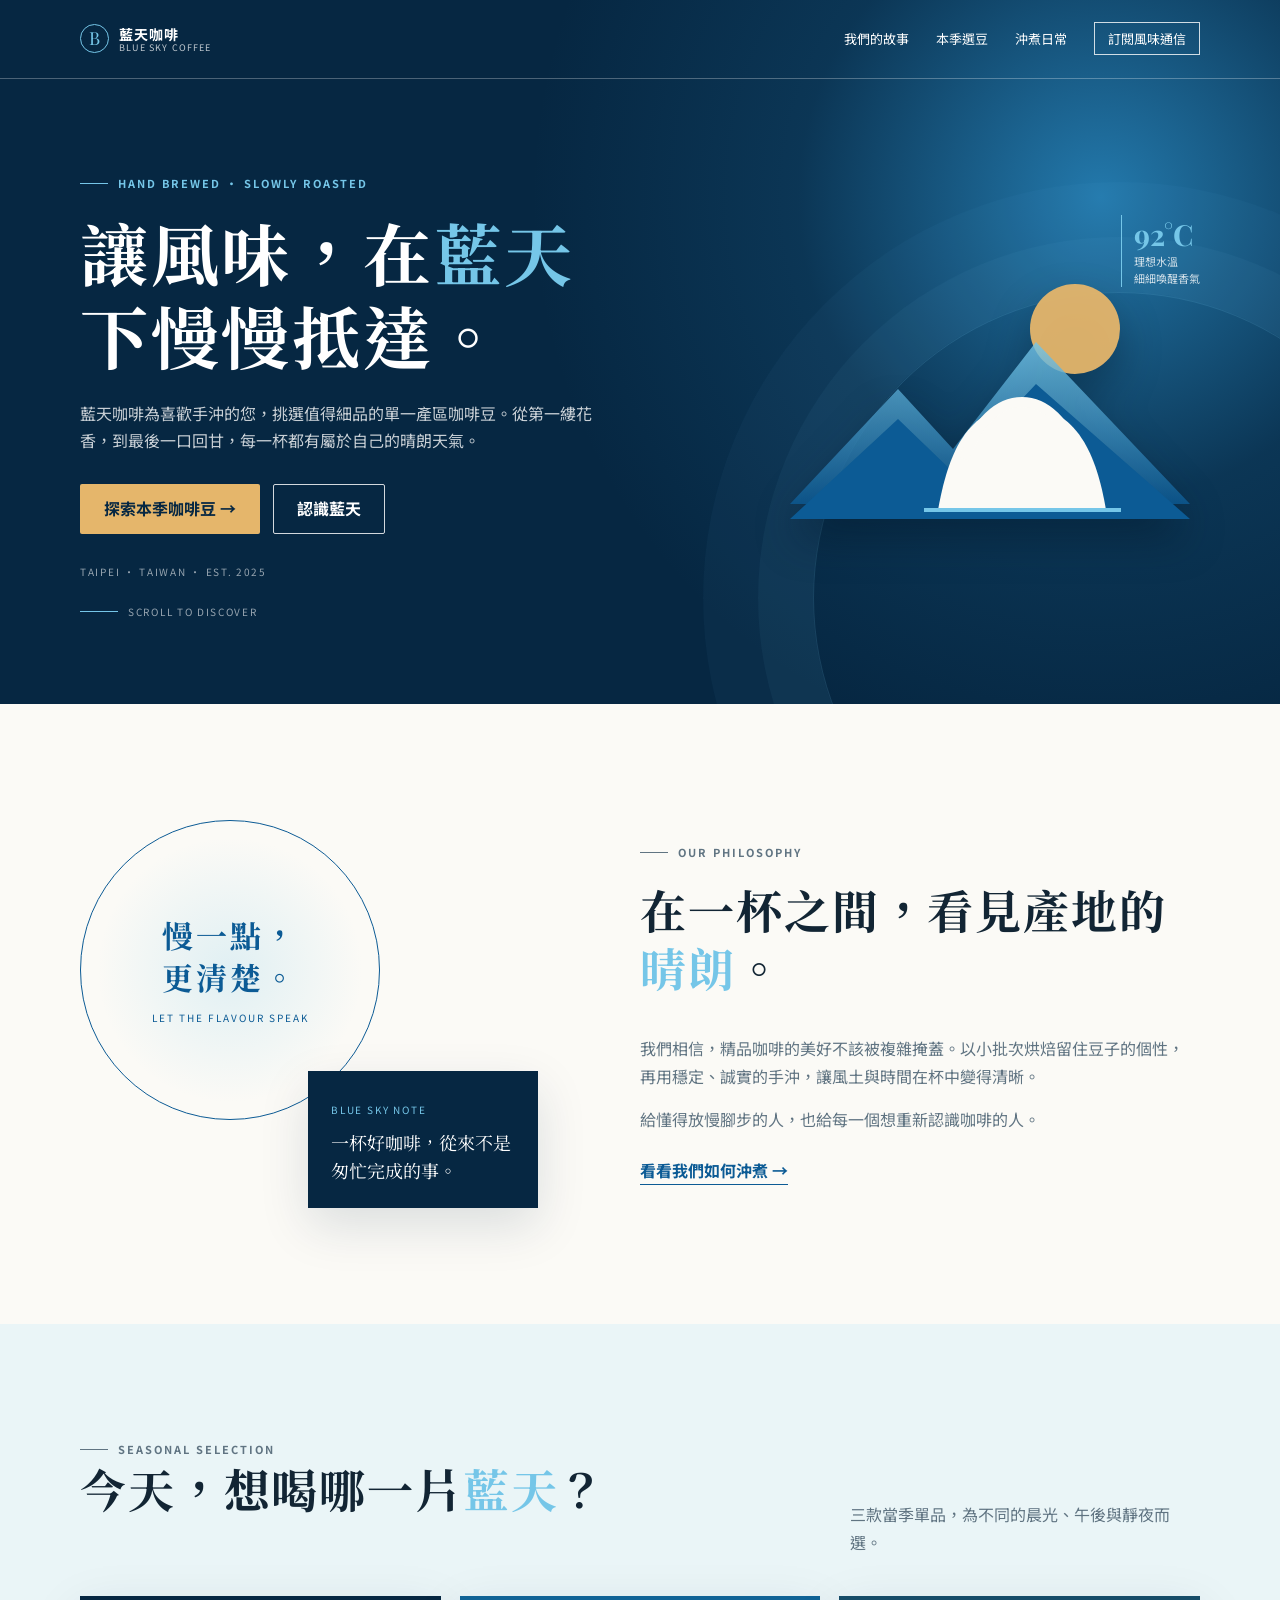
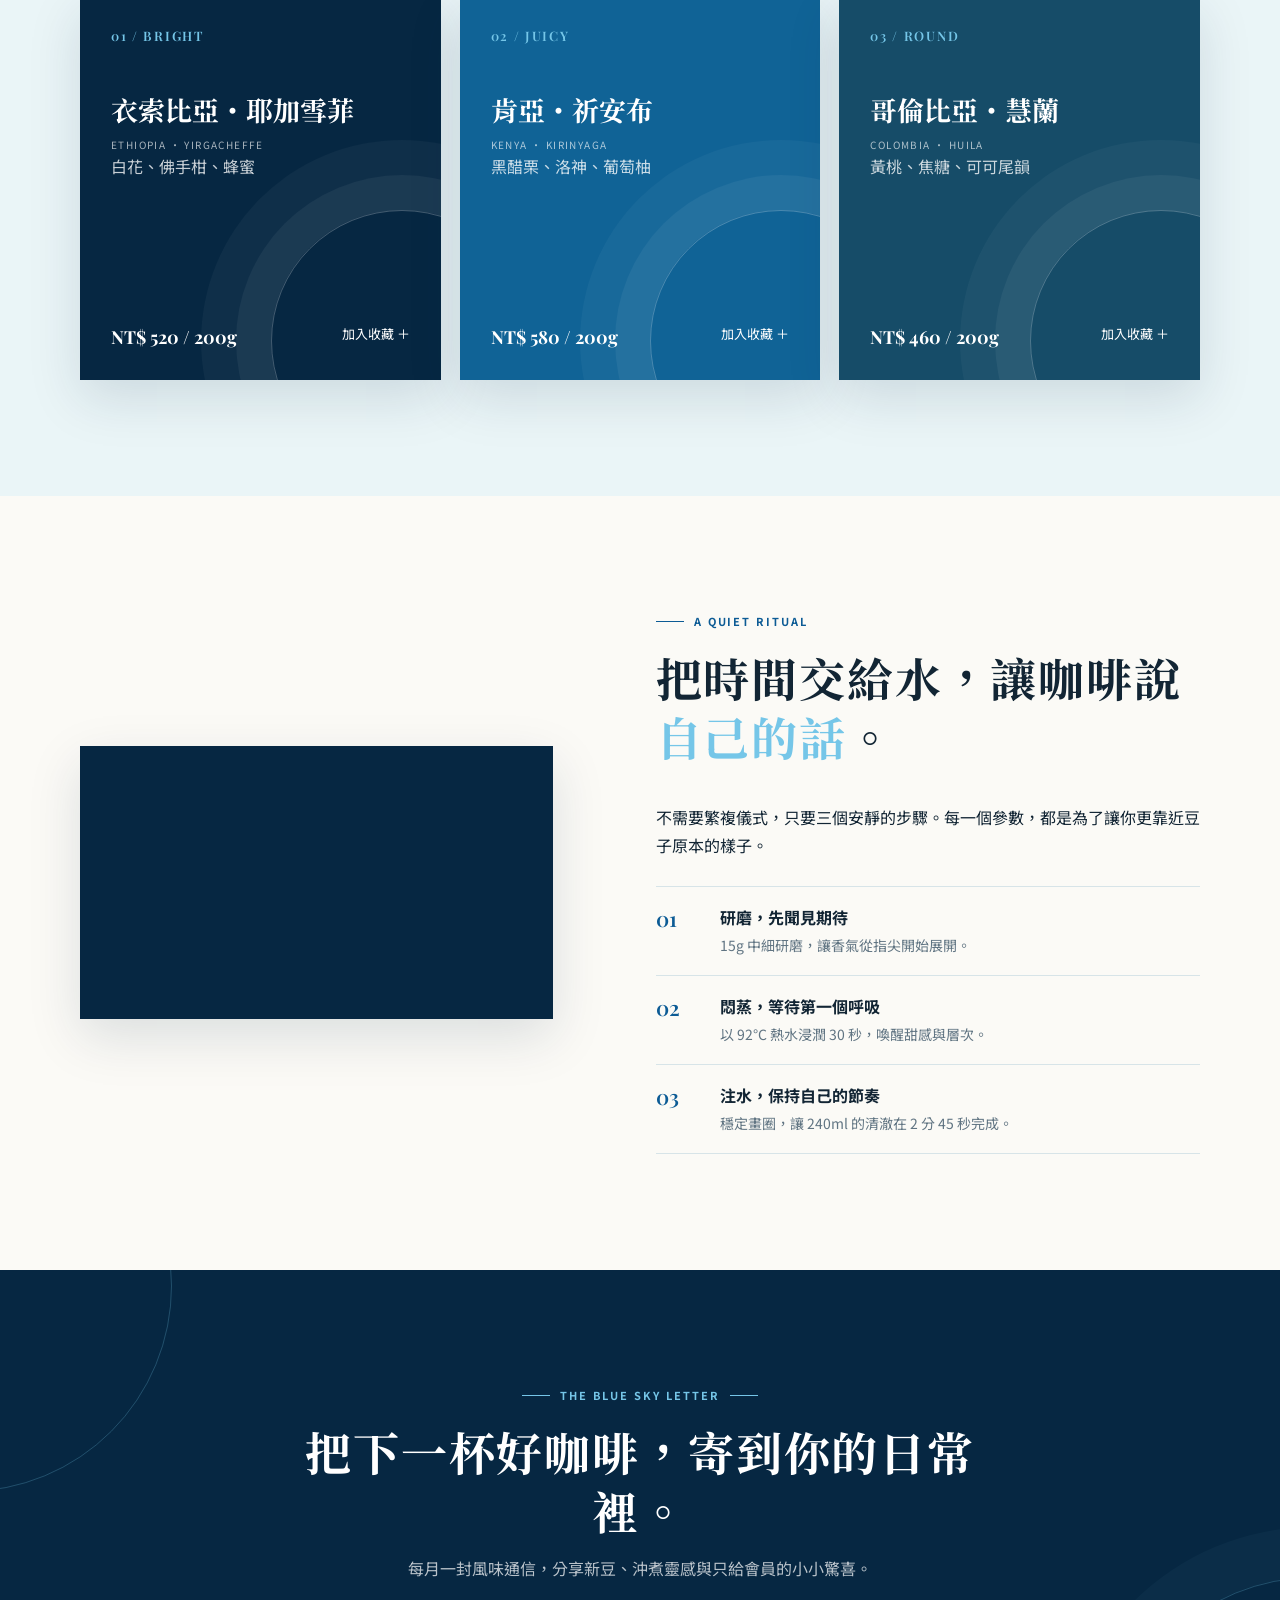
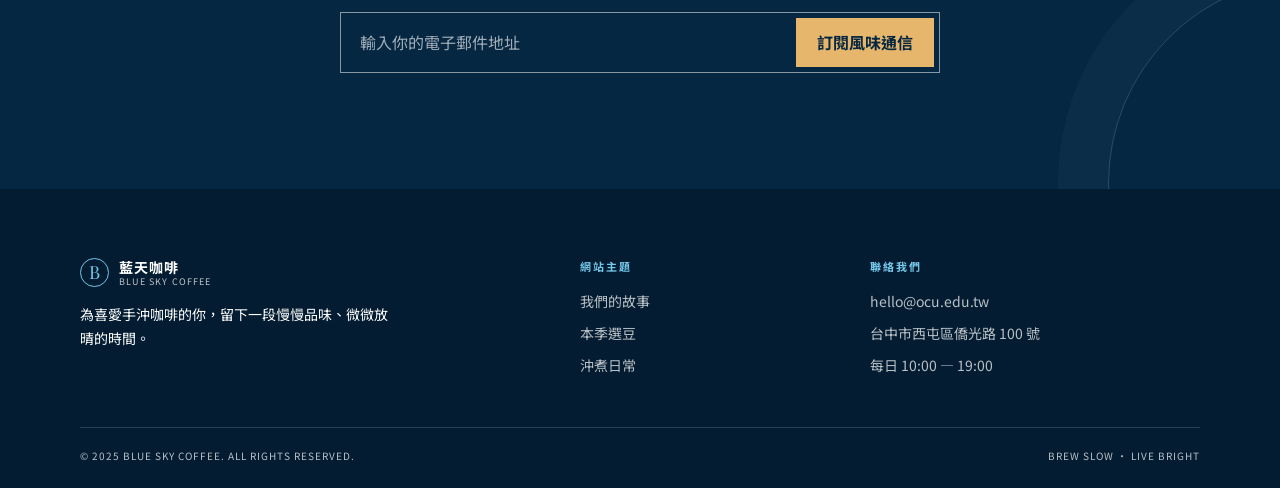
<file: openpage4/index.html>
<!doctype html>
<html lang="zh-Hant">
<head>
  <meta charset="UTF-8">
  <meta name="viewport" content="width=device-width, initial-scale=1.0">
  <meta name="description" content="藍天咖啡，為手沖咖啡愛好者挑選當季精品咖啡豆，讓每一杯都清澈、明亮、值得細品。">
  <title>藍天咖啡｜讓風味，慢慢抵達</title>
  <link rel="preconnect" href="https://fonts.googleapis.com">
  <link rel="preconnect" href="https://fonts.gstatic.com" crossorigin>
  <link href="https://fonts.googleapis.com/css2?family=Noto+Sans+TC:wght@400;500;700&family=Noto+Serif+TC:wght@600;700;900&family=Playfair+Display:wght@600;700&display=swap" rel="stylesheet">
  <style>
    :root{--navy:#062742;--blue:#0c5b95;--sky:#75c6e8;--mist:#eaf5f7;--cream:#fbfaf6;--ink:#122534;--muted:#607482;--line:#d7e4e8;--sand:#e5b66b;--shadow:0 18px 50px rgba(6,39,66,.13)}
    *{box-sizing:border-box} html{scroll-behavior:smooth} body{margin:0;background:var(--cream);color:var(--ink);font-family:"Noto Sans TC",sans-serif;font-size:16px;line-height:1.7} a{color:inherit;text-decoration:none} button,input{font:inherit} button{cursor:pointer} .wrap{width:min(1120px,calc(100% - 48px));margin:auto} :focus-visible{outline:3px solid var(--sky);outline-offset:4px}
    header{position:absolute;z-index:10;top:0;left:0;width:100%;border-bottom:1px solid rgba(255,255,255,.28)} nav{height:78px;display:flex;align-items:center;justify-content:space-between;gap:25px}.brand{display:flex;align-items:center;gap:10px;color:#fff;line-height:1.2}.brand-mark{display:grid;place-items:center;width:29px;height:29px;border:1px solid var(--sky);border-radius:50%;font-family:"Playfair Display",serif;color:var(--sky);font-size:18px}.brand strong{font-size:14px;letter-spacing:.08em}.brand small{display:block;font-size:9px;letter-spacing:.13em;color:rgba(255,255,255,.75)}.nav-links{display:flex;align-items:center;gap:27px;list-style:none;margin:0;padding:0;color:#fff;font-size:13px}.nav-links a:not(.nav-cta){position:relative}.nav-links a:not(.nav-cta):after{content:"";position:absolute;right:0;bottom:-7px;width:0;height:1px;background:var(--sky);transition:width .25s}.nav-links a:not(.nav-cta):hover:after{width:100%;left:0}.nav-cta{border:1px solid rgba(255,255,255,.8);padding:6px 13px;transition:.25s}.nav-cta:hover{background:#fff;color:var(--navy)}.menu-toggle{display:none;border:0;background:transparent;color:#fff;font-size:25px}
    .hero{min-height:704px;padding:122px 0 72px;background:radial-gradient(circle at 86% 28%,#2379ac 0,rgba(35,121,172,.18) 25%,transparent 47%),var(--navy);color:#fff;overflow:hidden;position:relative}.hero:after{content:"";position:absolute;right:-145px;bottom:-200px;width:610px;height:610px;border:1px solid rgba(117,198,232,.16);border-radius:50%;box-shadow:0 0 0 55px rgba(117,198,232,.05),0 0 0 110px rgba(117,198,232,.035)}.hero-grid{display:grid;grid-template-columns:1.02fr .98fr;align-items:center;gap:45px;min-height:510px;position:relative;z-index:1}.eyebrow{display:flex;align-items:center;gap:10px;margin:0 0 18px;color:var(--blue);font-size:11px;font-weight:700;letter-spacing:.18em}.eyebrow:before{content:"";width:28px;height:1px;background:currentColor}.hero .eyebrow{color:var(--sky)}h1,h2,h3,p{margin-top:0}.hero h1{max-width:650px;margin-bottom:23px;font-family:"Noto Serif TC",serif;font-size:clamp(42px,5.5vw,68px);line-height:1.22;letter-spacing:.04em}.sky-text{color:var(--sky)}.hero-lede{max-width:535px;color:rgba(255,255,255,.78);margin-bottom:30px}.hero-actions{display:flex;flex-wrap:wrap;gap:13px}.button{display:inline-flex;justify-content:center;align-items:center;min-height:50px;padding:10px 23px;border:1px solid transparent;border-radius:2px;font-weight:700;transition:transform .2s,background .2s,color .2s}.button:hover{transform:translateY(-2px)}.button.primary{background:var(--sand);color:var(--navy)}.button.secondary{border-color:rgba(255,255,255,.82);color:#fff}.button.secondary:hover{background:#fff;color:var(--navy)}.origin{margin:29px 0 0;color:rgba(255,255,255,.58);font-size:10px;letter-spacing:.17em}.scroll-note{position:absolute;bottom:2px;display:flex;align-items:center;gap:10px;color:rgba(255,255,255,.58);font-size:10px;letter-spacing:.17em}.scroll-note:before{content:"";width:38px;height:1px;background:var(--sky)}.hero-art{height:420px;position:relative}.hero-art img{position:absolute;width:400px;height:300px;right:10px;bottom:28px;object-fit:contain;filter:drop-shadow(0 20px 20px rgba(1,19,34,.38));}.temp-note{position:absolute;right:0;top:48px;border-left:1px solid var(--sky);padding-left:12px;color:rgba(255,255,255,.8);font-size:11px;line-height:1.55}.temp-note b{font:700 29px "Playfair Display",serif;color:var(--sky)}
    section:not(.hero){padding:116px 0}.section-title{font:700 clamp(30px,4vw,46px)/1.28 "Noto Serif TC",serif;letter-spacing:.04em}.story-grid,.brew-grid{display:grid;grid-template-columns:.9fr 1.1fr;align-items:center;gap:clamp(45px,8vw,105px)}.seal-stage{height:388px;position:relative}.seal{display:grid;place-content:center;width:300px;height:300px;border:1px solid var(--blue);border-radius:50%;background:radial-gradient(circle,rgba(117,198,232,.2),transparent 63%);color:var(--blue);text-align:center}.seal b{font:700 31px/1.35 "Noto Serif TC",serif;letter-spacing:.1em}.seal span{margin-top:12px;font-size:10px;letter-spacing:.2em}.sky-note{position:absolute;right:0;bottom:0;width:230px;padding:23px;background:var(--navy);color:#fff;box-shadow:var(--shadow)}.sky-note small{color:var(--sky);font-size:10px;letter-spacing:.18em}.sky-note p{margin:8px 0 0;font-family:"Noto Serif TC",serif;font-size:18px;line-height:1.55}.story-copy p{color:var(--muted)}.text-link{display:inline-block;margin-top:8px;color:var(--blue);font-weight:700;border-bottom:1px solid currentColor}
    .coffee{background:var(--mist)}.title-row{display:flex;align-items:end;justify-content:space-between;gap:28px;margin-bottom:40px}.title-row p{max-width:350px;margin:0;color:var(--muted)}.coffee-grid{display:grid;grid-template-columns:repeat(3,1fr);gap:19px}.coffee-card{position:relative;isolation:isolate;overflow:hidden;display:flex;flex-direction:column;min-height:384px;padding:31px;background:var(--navy);color:#fff;box-shadow:var(--shadow)}.coffee-card:nth-child(2){background:#106396}.coffee-card:nth-child(3){background:#164c68}.coffee-card:after{content:"";position:absolute;z-index:-1;right:-92px;bottom:-92px;width:260px;height:260px;border:1px solid rgba(255,255,255,.24);border-radius:50%;box-shadow:0 0 0 35px rgba(255,255,255,.05),0 0 0 70px rgba(255,255,255,.035)}.coffee-number{font:600 13px "Playfair Display",serif;letter-spacing:.13em;color:var(--sky)}.coffee-card h3{margin:48px 0 8px;font:700 27px/1.35 "Noto Serif TC",serif}.region{font-size:10px;letter-spacing:.14em;color:rgba(255,255,255,.65)}.flavour{color:rgba(255,255,255,.78)}.card-bottom{display:flex;align-items:end;justify-content:space-between;gap:10px;margin-top:auto}.price{font:700 18px "Playfair Display",serif}.favorite{border:0;background:transparent;padding:4px 0;color:#fff;font-size:13px;transition:color .2s}.favorite:hover{color:var(--sand)}
    .brew-grid{grid-template-columns:.93fr 1.07fr}.video-wrap{aspect-ratio:560/315;background:var(--navy);box-shadow:var(--shadow)}.video-wrap iframe{width:100%;height:100%;border:0}.steps{list-style:none;margin:27px 0 0;padding:0;border-top:1px solid var(--line)}.steps li{display:grid;grid-template-columns:48px 1fr;gap:16px;padding:17px 0;border-bottom:1px solid var(--line)}.step-no{font:600 21px "Playfair Display",serif;color:var(--blue)}.steps h3{margin:0 0 3px;font-size:16px}.steps p{margin:0;color:var(--muted);font-size:14px}
    .visit{position:relative;overflow:hidden;background:var(--navy);color:#fff;text-align:center}.visit:before,.visit:after{content:"";position:absolute;width:410px;height:410px;border:1px solid rgba(117,198,232,.25);border-radius:50%}.visit:before{left:-240px;top:-190px}.visit:after{right:-240px;bottom:-200px;box-shadow:0 0 0 50px rgba(117,198,232,.04)}.visit .wrap{position:relative;z-index:1;max-width:720px}.visit .eyebrow{justify-content:center;color:var(--sky)}.visit .eyebrow:after{content:"";width:28px;height:1px;background:currentColor}.visit h2{margin-bottom:15px}.visit p{color:rgba(255,255,255,.72)}.subscribe-form{display:flex;margin:30px auto 0;max-width:600px;padding:5px;border:1px solid rgba(255,255,255,.52)}.subscribe-form input{flex:1;min-width:0;border:0;background:transparent;padding:11px 14px;color:#fff;outline:0}.subscribe-form input::placeholder{color:rgba(255,255,255,.62)}.subscribe-form button{border:0;background:var(--sand);padding:10px 21px;color:var(--navy);font-weight:700}
    footer{background:#031c31;color:rgba(255,255,255,.72);padding:68px 0 24px}.footer-grid{display:grid;grid-template-columns:1.5fr .8fr 1.1fr;gap:50px}.footer-brand{color:#fff}.footer-brand .brand{margin-bottom:16px}.footer-brand p{max-width:310px;font-size:14px}.footer-title{margin:0 0 14px;color:var(--sky);font-size:11px;font-weight:700;letter-spacing:.18em}.footer-links{display:grid;gap:8px;font-size:14px}.footer-links a:hover{color:var(--sky)}.footer-base{display:flex;justify-content:space-between;gap:16px;margin-top:49px;padding-top:19px;border-top:1px solid rgba(255,255,255,.15);font-size:10px;letter-spacing:.1em}.toast{position:fixed;z-index:20;right:22px;bottom:22px;max-width:min(360px,calc(100% - 44px));border-left:3px solid var(--sand);padding:13px 17px;background:var(--navy);color:#fff;box-shadow:var(--shadow);opacity:0;transform:translateY(12px);pointer-events:none;transition:.25s}.toast.show{opacity:1;transform:none}.reveal{opacity:0;transform:translateY(18px);transition:opacity .65s ease,transform .65s ease}.reveal.visible{opacity:1;transform:none}
    @media(max-width:820px){.menu-toggle{display:block}.nav-links{position:absolute;top:78px;left:0;width:100%;max-height:0;overflow:hidden;display:block;background:#05233c;transition:max-height .3s}.nav-links.open{max-height:300px}.nav-links li{border-bottom:1px solid rgba(255,255,255,.1)}.nav-links a{display:block;padding:13px 24px}.nav-links .nav-cta{margin:10px 24px}.hero{min-height:710px}.hero-grid{grid-template-columns:1fr;padding-top:25px}.hero-art{height:225px}.hero-art img{width:320px;height:240px;right:50%;bottom:-12px;transform:translateX(50%)}.temp-note{right:8%;top:2px}.scroll-note{display:none}.story-grid,.brew-grid{grid-template-columns:1fr;gap:45px}.coffee-grid{grid-template-columns:repeat(2,1fr)}.coffee-card:nth-child(3){grid-column:span 2}.footer-grid{grid-template-columns:1fr 1fr}.footer-brand{grid-column:span 2}}
    @media(max-width:560px){.wrap{width:calc(100% - 34px)}.brand strong{font-size:13px}.hero{min-height:680px;padding-top:105px}.hero h1{font-size:40px}.hero-lede{font-size:14px}.hero-art{height:185px}.hero-art img{width:270px;height:205px}.temp-note{display:none}section:not(.hero){padding:76px 0}.seal-stage{height:310px}.seal{width:245px;height:245px}.seal b{font-size:25px}.sky-note{width:185px;padding:17px}.sky-note p{font-size:15px}.title-row{display:block;margin-bottom:28px}.title-row p{margin-top:14px}.coffee-grid{grid-template-columns:1fr}.coffee-card,.coffee-card:nth-child(3){grid-column:auto;min-height:330px}.video-wrap{margin:0 -17px}.subscribe-form{flex-direction:column;gap:5px}.subscribe-form input,.subscribe-form button{width:100%;min-height:48px}.footer-grid{grid-template-columns:1fr;gap:30px}.footer-brand{grid-column:auto}.footer-base{display:block;line-height:2}.footer-base span{display:block}}
    @media(prefers-reduced-motion:reduce){html{scroll-behavior:auto}.reveal{opacity:1;transform:none;transition:none}*,*:before,*:after{transition-duration:.01ms!important;animation-duration:.01ms!important}}
  </style>
</head>
<body>
  <header id="top"><nav class="wrap" aria-label="主要導覽"><a class="brand" href="#top" aria-label="回到藍天咖啡首頁"><span class="brand-mark">B</span><span><strong>藍天咖啡</strong><small>BLUE SKY COFFEE</small></span></a><button class="menu-toggle" type="button" aria-label="開啟導覽選單" aria-controls="navLinks" aria-expanded="false">☰</button><ul class="nav-links" id="navLinks"><li><a href="#story">我們的故事</a></li><li><a href="#coffee">本季選豆</a></li><li><a href="#brew">沖煮日常</a></li><li><a class="nav-cta" href="#visit">訂閱風味通信</a></li></ul></nav></header>
  <main>
    <section class="hero" aria-labelledby="heroTitle"><div class="wrap hero-grid"><div><p class="eyebrow">HAND BREWED · SLOWLY ROASTED</p><h1 id="heroTitle">讓風味，在<span class="sky-text">藍天</span>下慢慢抵達。</h1><p class="hero-lede">藍天咖啡為喜歡手沖的您，挑選值得細品的單一產區咖啡豆。從第一縷花香，到最後一口回甘，每一杯都有屬於自己的晴朗天氣。</p><div class="hero-actions"><a class="button primary" href="#coffee">探索本季咖啡豆 →</a><a class="button secondary" href="#story">認識藍天</a></div><p class="origin">TAIPEI · TAIWAN · EST. 2025</p></div><div class="hero-art" aria-hidden="true"><img alt="" src="data:image/svg+xml,%3Csvg xmlns='http://www.w3.org/2000/svg' viewBox='0 0 400 300'%3E%3Cdefs%3E%3ClinearGradient id='g' x1='0' x2='0' y1='0' y2='1'%3E%3Cstop stop-color='%2375c6e8'/%3E%3Cstop offset='1' stop-color='%230c5b95'/%3E%3C/linearGradient%3E%3C/defs%3E%3Ccircle cx='285' cy='70' r='45' fill='%23e5b66b' opacity='.95'/%3E%3Cpath d='M0 245 108 130l55 60 83-107 154 162z' fill='url(%23g)' opacity='.8'/%3E%3Cpath d='M0 260 108 160l55 53 83-88 154 135z' fill='%230c5b95'/%3E%3Cpath d='M148 251c10-55 28-104 84-104s75 51 84 104z' fill='%23fbfaf6'/%3E%3Cpath d='M174 200c13-37 34-57 58-57s44 20 58 57' fill='none' stroke='%23fbfaf6' stroke-width='10'/%3E%3Cpath d='M134 251h197' stroke='%2375c6e8' stroke-width='4'/%3E%3C/svg%3E"><div class="temp-note"><b>92°C</b><br>理想水溫<br>細細喚醒香氣</div></div><p class="scroll-note">SCROLL TO DISCOVER</p></div></section>
    <section id="story"><div class="wrap story-grid"><div class="seal-stage reveal"><div class="seal"><b>慢一點，<br>更清楚。</b><span>LET THE FLAVOUR SPEAK</span></div><div class="sky-note"><small>BLUE SKY NOTE</small><p>一杯好咖啡，從來不是匆忙完成的事。</p></div></div><div class="story-copy reveal"><p class="eyebrow">OUR PHILOSOPHY</p><h2 class="section-title">在一杯之間，看見產地的<span class="sky-text">晴朗</span>。</h2><p>我們相信，精品咖啡的美好不該被複雜掩蓋。以小批次烘焙留住豆子的個性，再用穩定、誠實的手沖，讓風土與時間在杯中變得清晰。</p><p>給懂得放慢腳步的人，也給每一個想重新認識咖啡的人。</p><a class="text-link" href="#brew">看看我們如何沖煮 →</a></div></div></section>
    <section class="coffee" id="coffee"><div class="wrap"><div class="title-row reveal"><div><p class="eyebrow">SEASONAL SELECTION</p><h2 class="section-title">今天，想喝哪一片<span class="sky-text">藍天</span>？</h2></div><p>三款當季單品，為不同的晨光、午後與靜夜而選。</p></div><div class="coffee-grid"><article class="coffee-card reveal"><span class="coffee-number">01 / BRIGHT</span><h3>衣索比亞・耶加雪菲</h3><span class="region">ETHIOPIA · YIRGACHEFFE</span><p class="flavour">白花、佛手柑、蜂蜜</p><div class="card-bottom"><span class="price">NT$ 520 / 200g</span><button class="favorite" type="button" data-coffee="衣索比亞・耶加雪菲" aria-label="將衣索比亞・耶加雪菲加入收藏">加入收藏 ＋</button></div></article><article class="coffee-card reveal"><span class="coffee-number">02 / JUICY</span><h3>肯亞・祈安布</h3><span class="region">KENYA · KIRINYAGA</span><p class="flavour">黑醋栗、洛神、葡萄柚</p><div class="card-bottom"><span class="price">NT$ 580 / 200g</span><button class="favorite" type="button" data-coffee="肯亞・祈安布" aria-label="將肯亞・祈安布加入收藏">加入收藏 ＋</button></div></article><article class="coffee-card reveal"><span class="coffee-number">03 / ROUND</span><h3>哥倫比亞・慧蘭</h3><span class="region">COLOMBIA · HUILA</span><p class="flavour">黃桃、焦糖、可可尾韻</p><div class="card-bottom"><span class="price">NT$ 460 / 200g</span><button class="favorite" type="button" data-coffee="哥倫比亞・慧蘭" aria-label="將哥倫比亞・慧蘭加入收藏">加入收藏 ＋</button></div></article></div></div></section>
    <section id="brew"><div class="wrap brew-grid"><div class="video-wrap reveal"><iframe src="https://www.youtube.com/embed/hMOYa4EBntI" title="藍天咖啡手沖日常影片" allowfullscreen></iframe></div><div class="reveal"><p class="eyebrow">A QUIET RITUAL</p><h2 class="section-title">把時間交給水，讓咖啡說<span class="sky-text">自己的話</span>。</h2><p>不需要繁複儀式，只要三個安靜的步驟。每一個參數，都是為了讓你更靠近豆子原本的樣子。</p><ol class="steps"><li><span class="step-no">01</span><div><h3>研磨，先聞見期待</h3><p>15g 中細研磨，讓香氣從指尖開始展開。</p></div></li><li><span class="step-no">02</span><div><h3>悶蒸，等待第一個呼吸</h3><p>以 92°C 熱水浸潤 30 秒，喚醒甜感與層次。</p></div></li><li><span class="step-no">03</span><div><h3>注水，保持自己的節奏</h3><p>穩定畫圈，讓 240ml 的清澈在 2 分 45 秒完成。</p></div></li></ol></div></div></section>
    <section class="visit" id="visit"><div class="wrap reveal"><p class="eyebrow">THE BLUE SKY LETTER</p><h2 class="section-title">把下一杯好咖啡，寄到你的日常裡。</h2><p>每月一封風味通信，分享新豆、沖煮靈感與只給會員的小小驚喜。</p><form class="subscribe-form" id="subscribeForm"><input type="email" required aria-label="電子郵件地址" placeholder="輸入你的電子郵件地址"><button type="submit">訂閱風味通信</button></form></div></section>
  </main>
  <footer><div class="wrap"><div class="footer-grid"><div class="footer-brand"><div class="brand"><span class="brand-mark">B</span><span><strong>藍天咖啡</strong><small>BLUE SKY COFFEE</small></span></div><p>為喜愛手沖咖啡的你，留下一段慢慢品味、微微放晴的時間。</p></div><div><p class="footer-title">網站主題</p><div class="footer-links"><a href="#story">我們的故事</a><a href="#coffee">本季選豆</a><a href="#brew">沖煮日常</a></div></div><div><p class="footer-title">聯絡我們</p><div class="footer-links"><a href="mailto:hello@bluesky.coffee">hello@bluesky.coffee</a><a href="https://www.google.com/maps/search/?api=1&amp;query=%E5%83%91%E5%85%89%E7%A7%91%E6%8A%80%E5%A4%A7%E5%AD%B8" target="_blank" rel="noopener">台中市西屯區僑光路 100 號</a><span>每日 10:00 — 19:00</span></div></div></div><div class="footer-base"><span>© 2025 BLUE SKY COFFEE. ALL RIGHTS RESERVED.</span><span>BREW SLOW · LIVE BRIGHT</span></div></div></footer>
  <div class="toast" id="toast" role="status" aria-live="polite"></div>
  <script>
    const contactLink=document.querySelector('a[href="mailto:hello@bluesky.coffee"]'); if(contactLink){contactLink.href='mailto:hello@ocu.edu.tw';contactLink.textContent='hello@ocu.edu.tw'}
    const toggle=document.querySelector('.menu-toggle'), links=document.querySelector('.nav-links');
    function closeMenu(){links.classList.remove('open');toggle.setAttribute('aria-expanded','false');toggle.setAttribute('aria-label','開啟導覽選單');toggle.textContent='☰'}
    toggle.addEventListener('click',()=>{const open=links.classList.toggle('open');toggle.setAttribute('aria-expanded',String(open));toggle.setAttribute('aria-label',open?'關閉導覽選單':'開啟導覽選單');toggle.textContent=open?'×':'☰'});
    document.querySelectorAll('.nav-links a').forEach(a=>a.addEventListener('click',closeMenu));
    const toast=document.querySelector('#toast'); let toastTimer;
    function showToast(message){clearTimeout(toastTimer);toast.textContent=message;toast.classList.add('show');toastTimer=setTimeout(()=>toast.classList.remove('show'),2600)}
    document.querySelectorAll('[data-coffee]').forEach(button=>button.addEventListener('click',()=>showToast(`已將「${button.dataset.coffee}」加入你的收藏。`)));
    document.querySelector('#subscribeForm').addEventListener('submit',event=>{event.preventDefault();event.currentTarget.reset();showToast('謝謝訂閱，下一封晴朗的風味通信即將寄出。')});
    const revealItems=document.querySelectorAll('.reveal'), reduced=matchMedia('(prefers-reduced-motion: reduce)').matches;
    if(reduced||!('IntersectionObserver' in window)){revealItems.forEach(el=>el.classList.add('visible'))}else{const observer=new IntersectionObserver(entries=>entries.forEach(entry=>{if(entry.isIntersecting){entry.target.classList.add('visible');observer.unobserve(entry.target)}}),{threshold:.12});revealItems.forEach(el=>observer.observe(el))}
  </script>
</body>
</html>
</file>
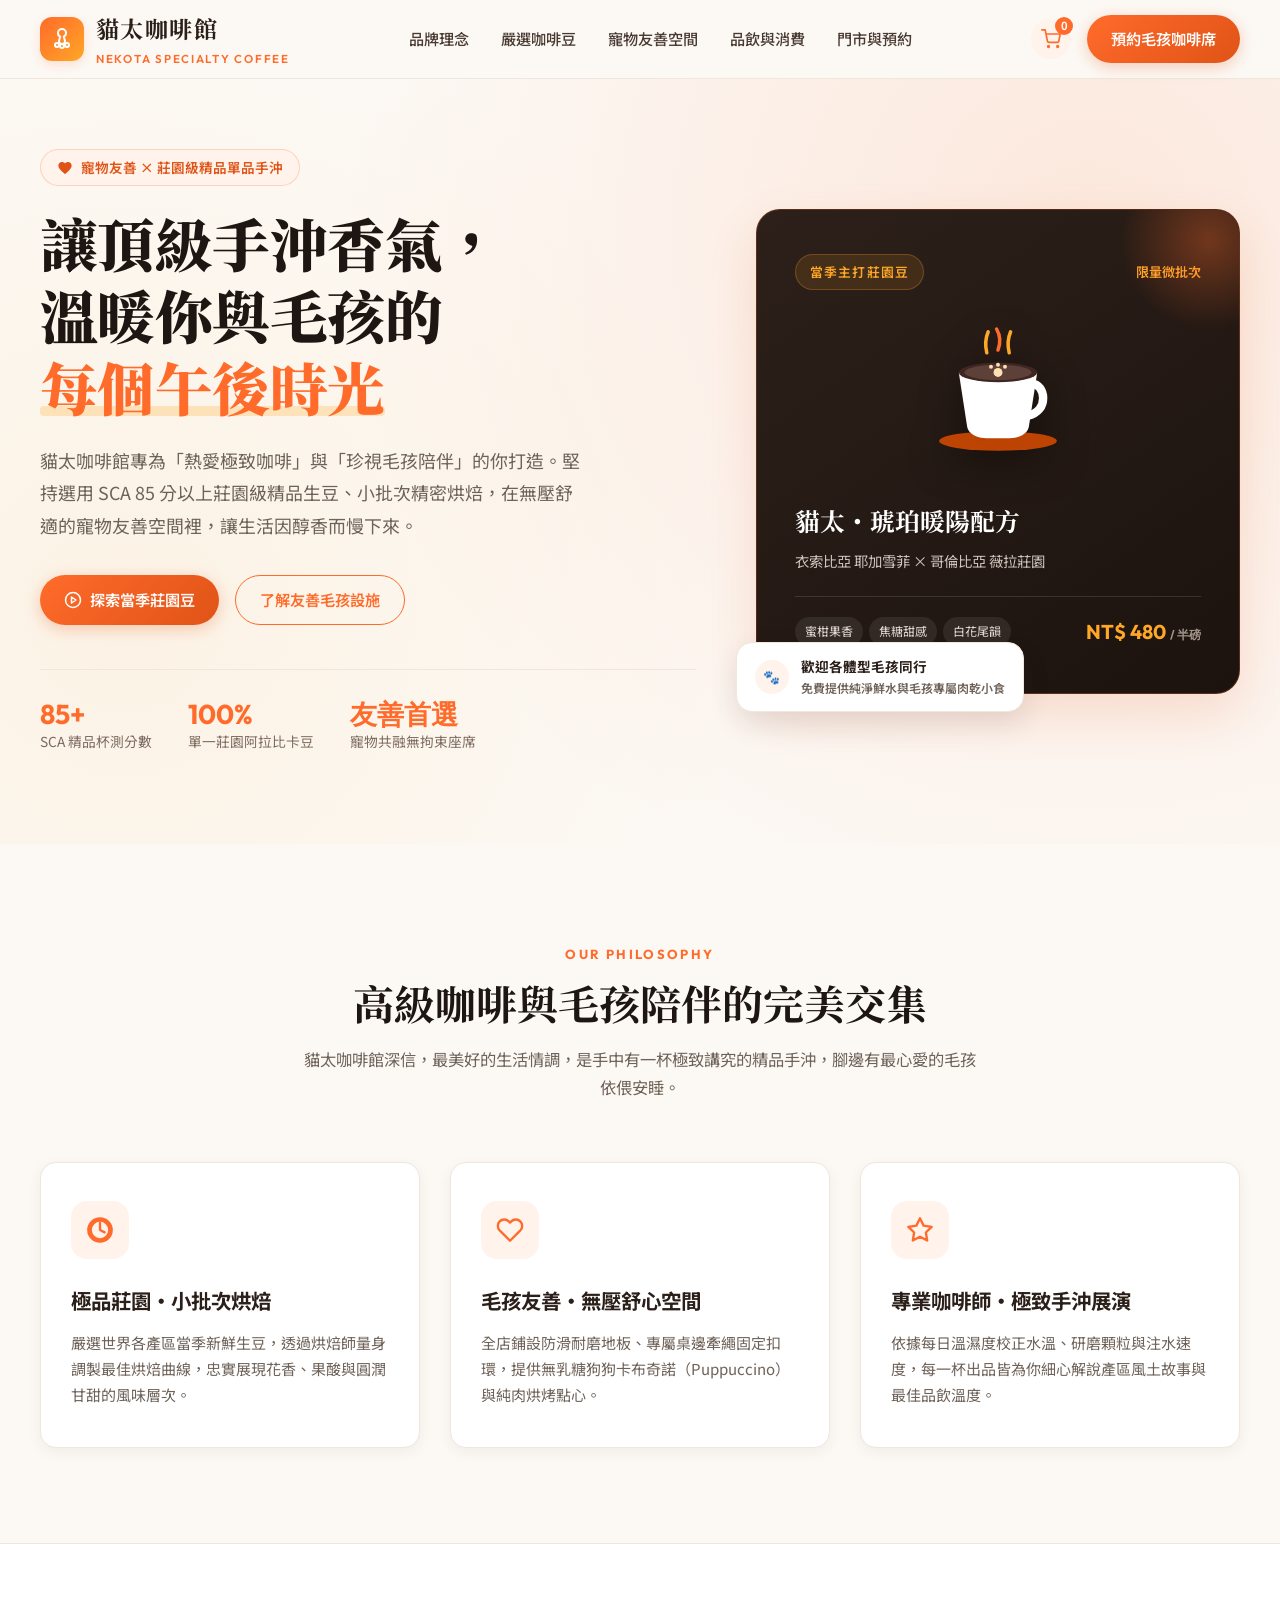
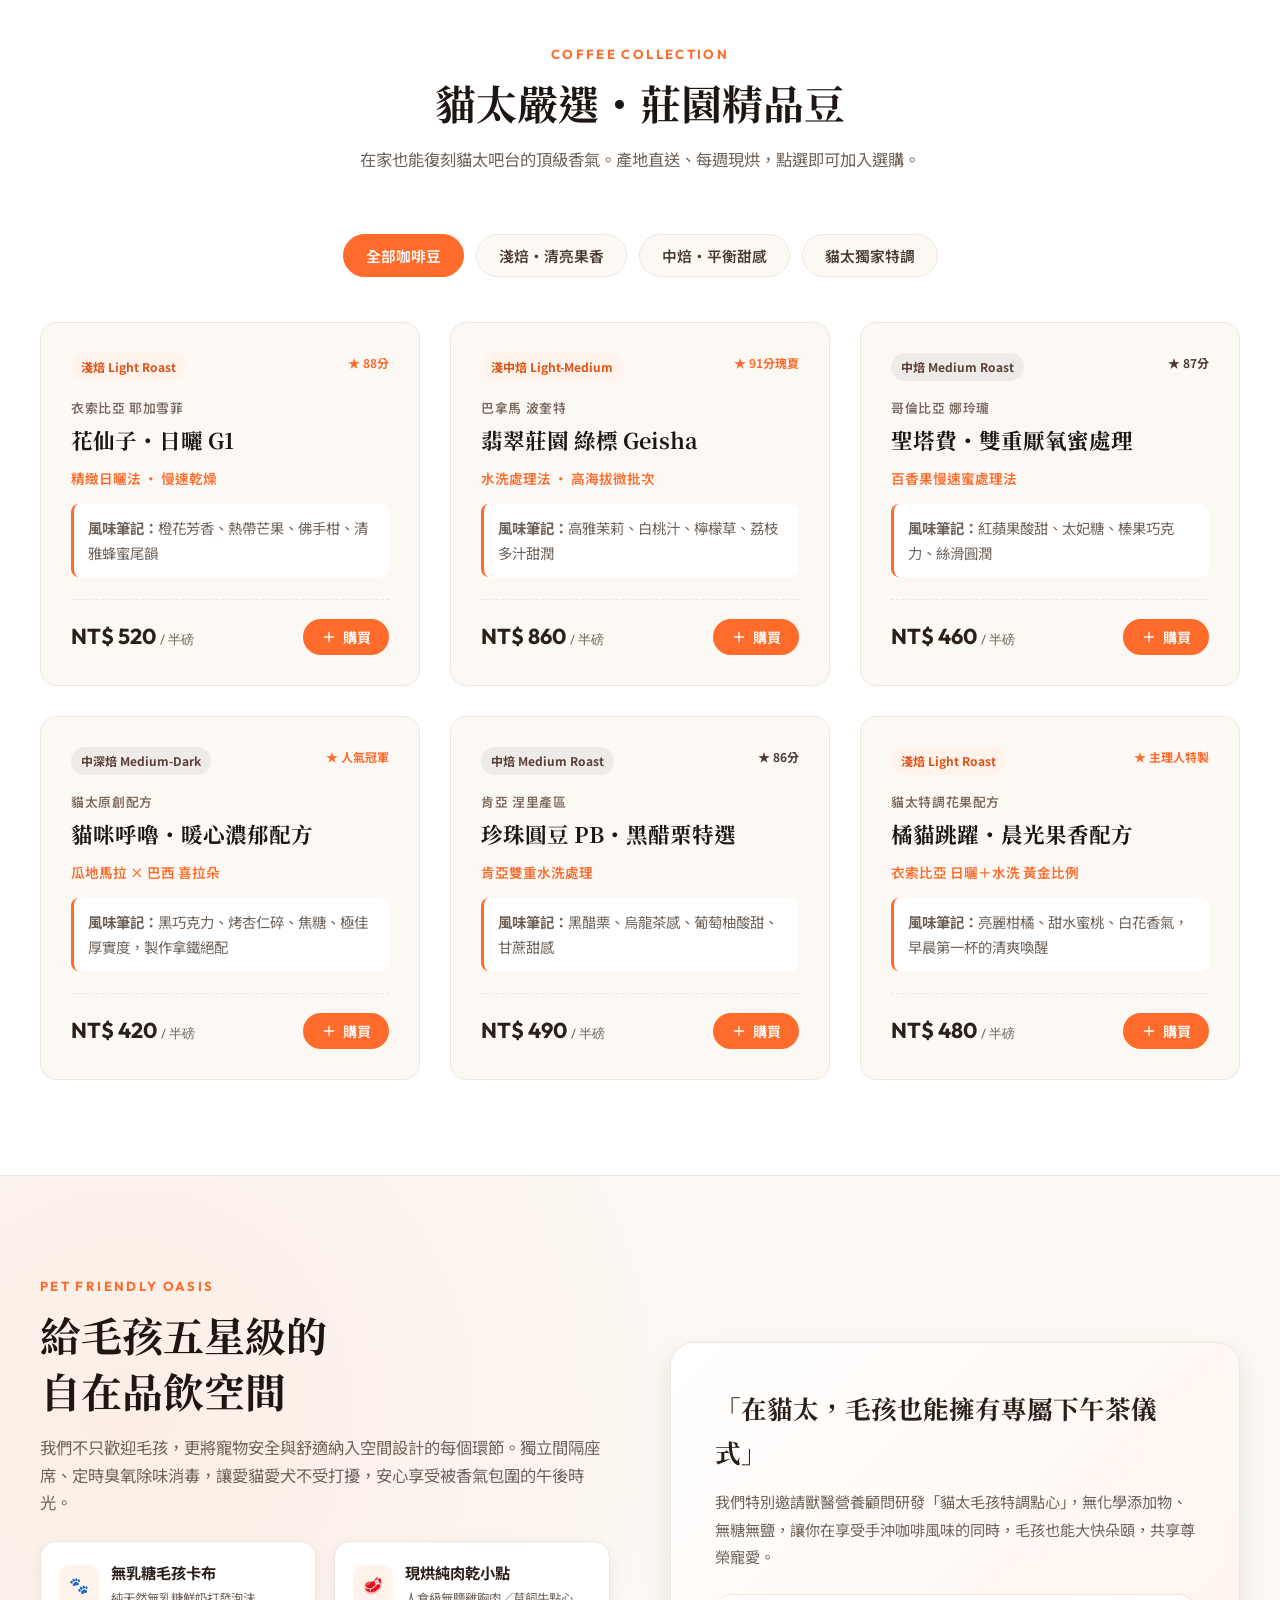
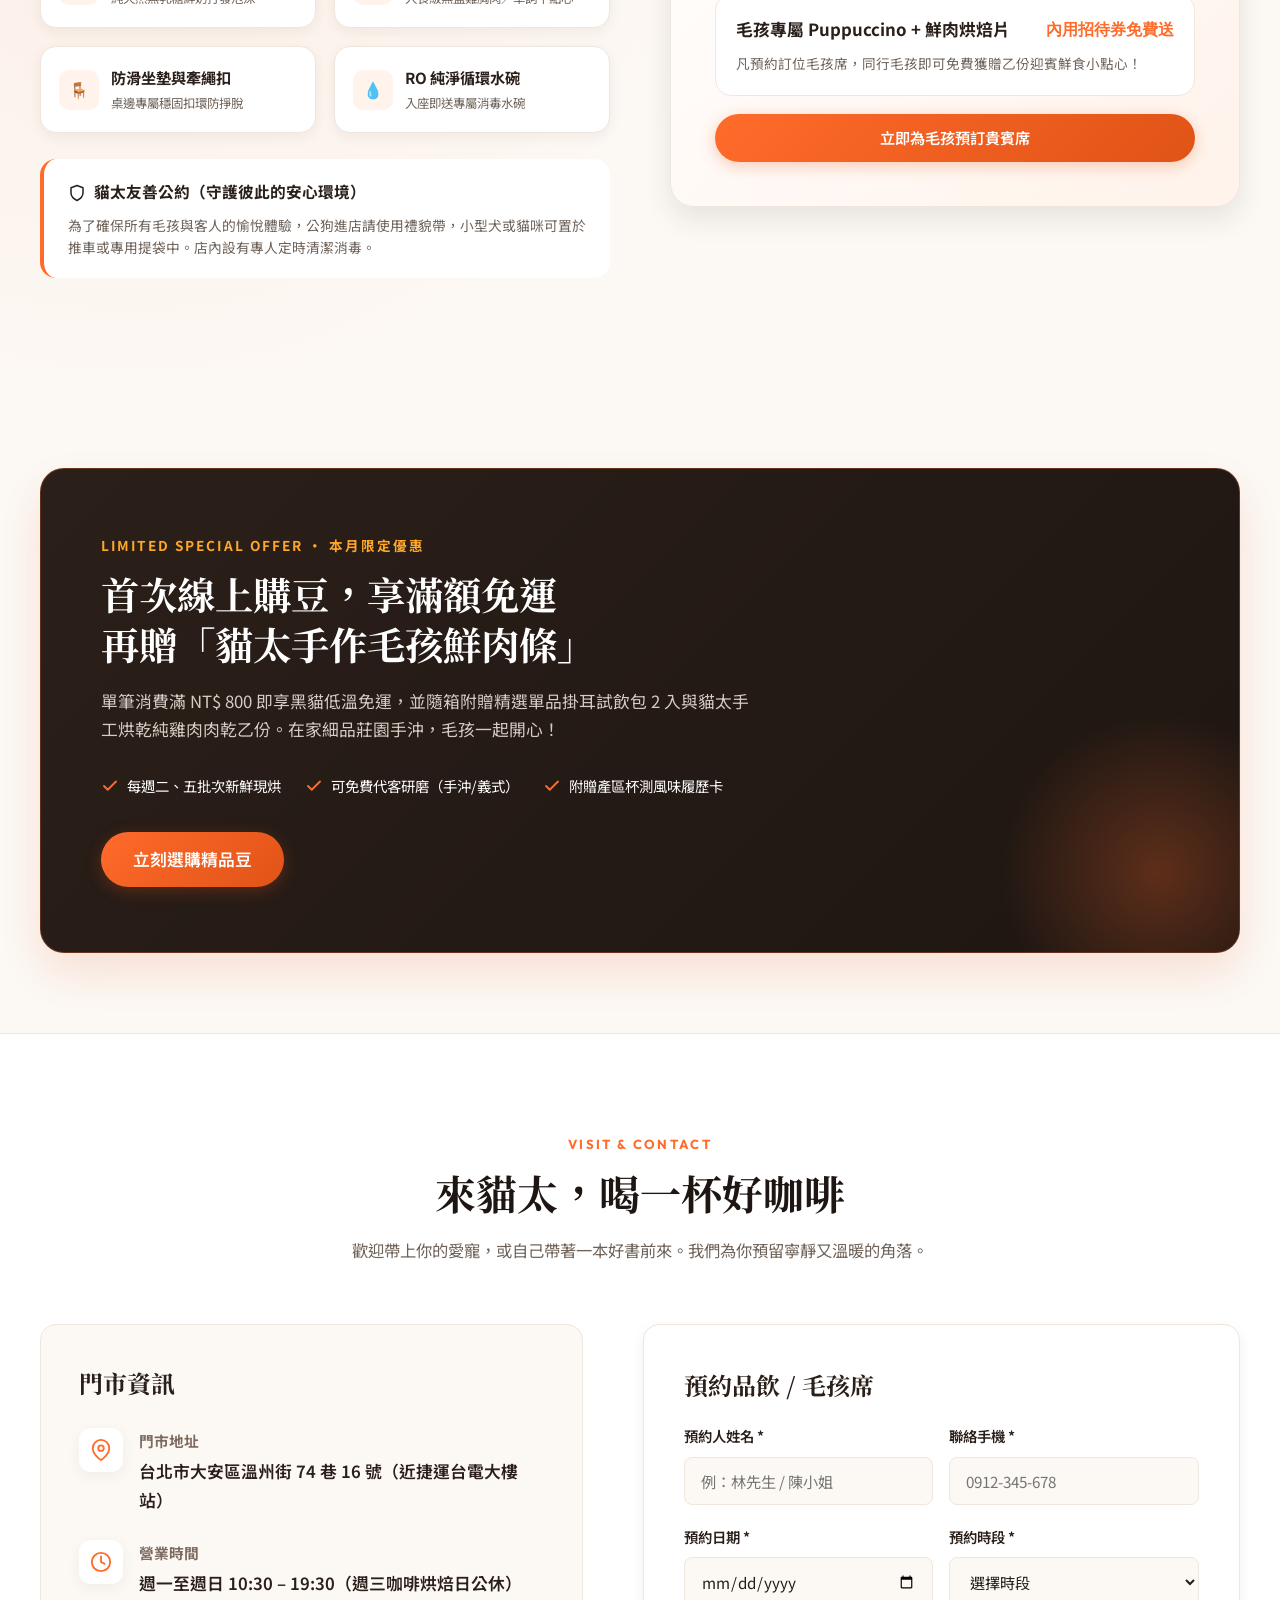
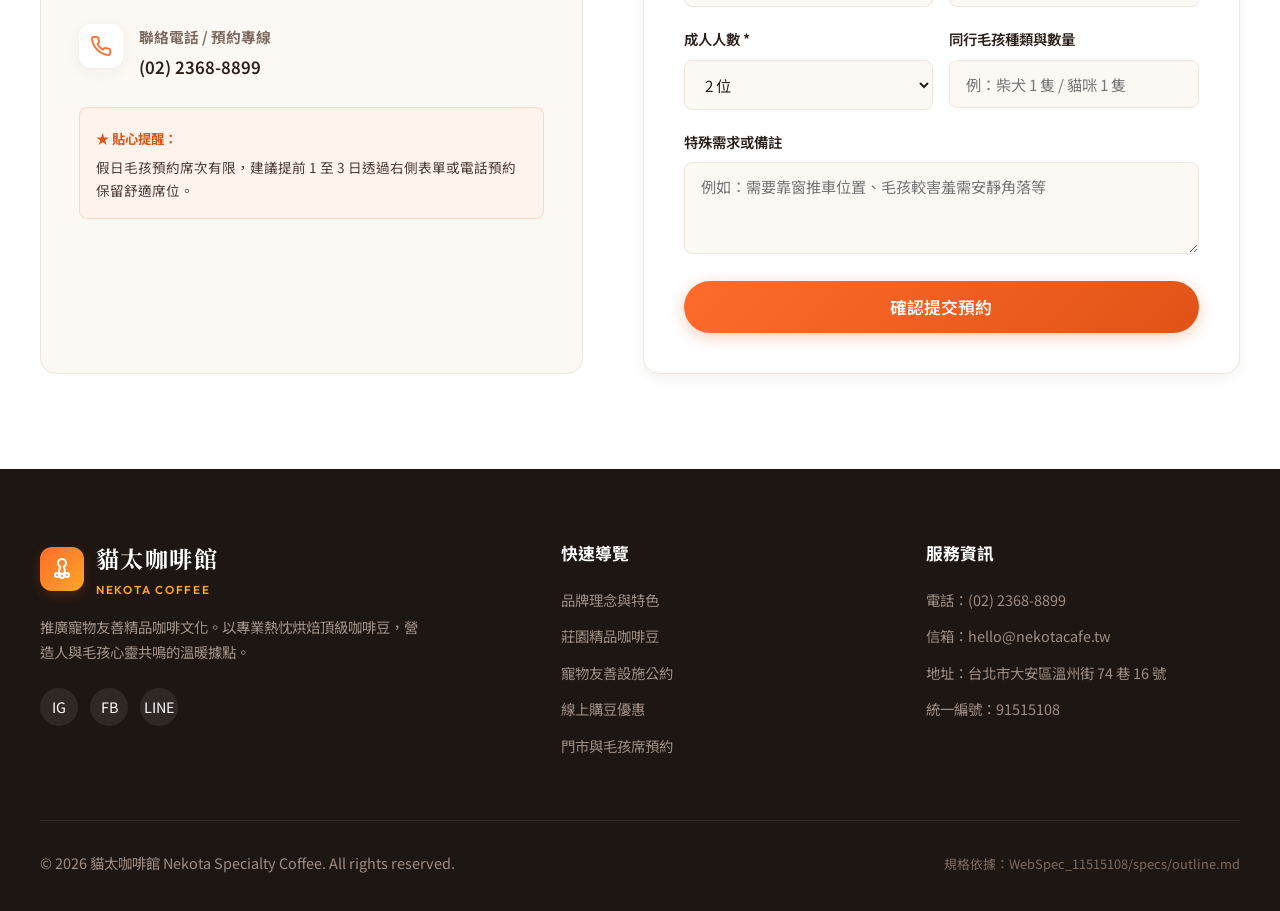
<file: outline/index.html>
﻿<!DOCTYPE html>
<html lang="zh-Hant">
<head>
  <meta charset="UTF-8">
  <meta name="viewport" content="width=device-width, initial-scale=1.0">
  <meta name="description" content="貓太咖啡館 Nekota Cafe — 嚴選莊園級精品咖啡豆，營造毛孩與人共享的頂級手沖咖啡時光。寵物友善空間、專業烘焙單品咖啡與毛孩專屬點心。">
  <title>貓太咖啡館 Nekota Cafe ｜ 精品咖啡豆 × 寵物友善咖啡空間</title>
  
  <!-- Google Fonts -->
  <link rel="preconnect" href="https://fonts.googleapis.com">
  <link rel="preconnect" href="https://fonts.gstatic.com" crossorigin>
  <link href="https://fonts.googleapis.com/css2?family=Noto+Sans+TC:wght@300;400;500;700&family=Noto+Serif+TC:wght@600;700;900&family=Outfit:wght@400;600;700&display=swap" rel="stylesheet">

  <style>
    :root {
      /* Brand Color: 橘色系與高級深焙咖啡色調 */
      --primary-orange: #FF6B2B;
      --primary-dark-orange: #E05316;
      --orange-accent: #FFA726;
      --orange-glow: rgba(255, 107, 43, 0.18);
      --orange-subtle: #FFF3EB;
      
      --coffee-black: #1E1612;
      --coffee-dark: #2B1F19;
      --coffee-mid: #4A3B32;
      --coffee-light: #7E6B5F;
      
      --cream-bg: #FCF9F5;
      --cream-card: #FFFFFF;
      --line-color: #EFE6DE;
      --text-main: #241D18;
      --text-muted: #6E6259;
      
      --shadow-sm: 0 4px 14px rgba(43, 31, 25, 0.06);
      --shadow-md: 0 12px 28px rgba(43, 31, 25, 0.1);
      --shadow-lg: 0 20px 48px rgba(224, 83, 22, 0.15);
      --radius-sm: 8px;
      --radius-md: 16px;
      --radius-lg: 24px;
      --radius-full: 9999px;
    }

    * {
      box-sizing: border-box;
      margin: 0;
      padding: 0;
    }

    html {
      scroll-behavior: smooth;
    }

    body {
      font-family: "Noto Sans TC", -apple-system, BlinkMacSystemFont, "Segoe UI", Roboto, sans-serif;
      background-color: var(--cream-bg);
      color: var(--text-main);
      line-height: 1.7;
      overflow-x: hidden;
    }

    a {
      color: inherit;
      text-decoration: none;
      transition: all 0.25s ease;
    }

    button {
      font-family: inherit;
      cursor: pointer;
      border: none;
      background: none;
      transition: all 0.25s ease;
    }

    .container {
      width: min(1200px, calc(100% - 48px));
      margin: 0 auto;
    }

    /* Header & Navigation */
    header {
      position: sticky;
      top: 0;
      z-index: 100;
      background: rgba(252, 249, 245, 0.94);
      backdrop-filter: blur(12px);
      border-bottom: 1px solid var(--line-color);
      transition: background 0.3s ease;
    }

    .nav-wrap {
      display: flex;
      align-items: center;
      justify-content: space-between;
      height: 78px;
    }

    .brand-logo {
      display: flex;
      align-items: center;
      gap: 12px;
      font-family: "Noto Serif TC", serif;
      font-weight: 700;
      font-size: 1.45rem;
      letter-spacing: 0.06em;
      color: var(--coffee-dark);
    }

    .logo-badge {
      display: flex;
      align-items: center;
      justify-content: center;
      width: 44px;
      height: 44px;
      background: linear-gradient(135deg, var(--primary-orange), var(--orange-accent));
      color: #FFF;
      border-radius: 12px;
      box-shadow: 0 4px 12px var(--orange-glow);
    }

    .brand-text small {
      display: block;
      font-family: "Outfit", sans-serif;
      font-size: 0.72rem;
      font-weight: 600;
      letter-spacing: 0.15em;
      color: var(--primary-orange);
      text-transform: uppercase;
      margin-top: 1px;
    }

    .nav-links {
      display: flex;
      align-items: center;
      gap: 32px;
      list-style: none;
    }

    .nav-links a {
      font-size: 0.95rem;
      font-weight: 500;
      color: var(--coffee-mid);
      position: relative;
      padding: 6px 0;
    }

    .nav-links a:hover,
    .nav-links a.active {
      color: var(--primary-orange);
    }

    .nav-links a::after {
      content: "";
      position: absolute;
      left: 0;
      bottom: 0;
      width: 100%;
      height: 2px;
      background: var(--primary-orange);
      transform: scaleX(0);
      transform-origin: right;
      transition: transform 0.25s ease;
    }

    .nav-links a:hover::after {
      transform: scaleX(1);
      transform-origin: left;
    }

    .nav-actions {
      display: flex;
      align-items: center;
      gap: 16px;
    }

    .btn {
      display: inline-flex;
      align-items: center;
      justify-content: center;
      gap: 8px;
      padding: 11px 24px;
      border-radius: var(--radius-full);
      font-size: 0.95rem;
      font-weight: 600;
      transition: all 0.25s ease;
    }

    .btn-primary {
      background: linear-gradient(135deg, var(--primary-orange), var(--primary-dark-orange));
      color: #FFF;
      box-shadow: 0 4px 16px rgba(224, 83, 22, 0.28);
    }

    .btn-primary:hover {
      transform: translateY(-2px);
      box-shadow: 0 8px 22px rgba(224, 83, 22, 0.38);
      color: #FFF;
    }

    .btn-outline {
      border: 1.5px solid var(--primary-orange);
      color: var(--primary-orange);
      background: transparent;
    }

    .btn-outline:hover {
      background: var(--orange-subtle);
      transform: translateY(-2px);
    }

    .cart-indicator {
      position: relative;
      padding: 10px;
      border-radius: 50%;
      background: var(--orange-subtle);
      color: var(--primary-orange);
      display: flex;
      align-items: center;
      justify-content: center;
    }

    .cart-count {
      position: absolute;
      top: -2px;
      right: -2px;
      background: var(--primary-orange);
      color: #fff;
      font-size: 0.7rem;
      font-weight: 700;
      width: 18px;
      height: 18px;
      border-radius: 50%;
      display: flex;
      align-items: center;
      justify-content: center;
    }

    .menu-toggle {
      display: none;
      font-size: 1.6rem;
      color: var(--coffee-dark);
    }

    /* Hero Section */
    .hero {
      position: relative;
      padding: 70px 0 90px;
      background: radial-gradient(circle at 85% 20%, rgba(255, 107, 43, 0.12) 0%, transparent 60%),
                  radial-gradient(circle at 10% 70%, rgba(255, 167, 38, 0.08) 0%, transparent 50%);
    }

    .hero-grid {
      display: grid;
      grid-template-columns: 1.15fr 0.85fr;
      align-items: center;
      gap: 60px;
    }

    .hero-tag {
      display: inline-flex;
      align-items: center;
      gap: 8px;
      padding: 6px 16px;
      background: var(--orange-subtle);
      border: 1px solid rgba(255, 107, 43, 0.25);
      border-radius: var(--radius-full);
      color: var(--primary-dark-orange);
      font-size: 0.85rem;
      font-weight: 600;
      margin-bottom: 20px;
    }

    .hero-tag svg {
      width: 16px;
      height: 16px;
      fill: currentColor;
    }

    .hero-title {
      font-family: "Noto Serif TC", serif;
      font-size: clamp(2.4rem, 4.5vw, 3.8rem);
      line-height: 1.25;
      font-weight: 900;
      color: var(--coffee-black);
      margin-bottom: 22px;
      letter-spacing: -0.01em;
    }

    .hero-title span.highlight {
      color: var(--primary-orange);
      position: relative;
      display: inline-block;
    }

    .hero-title span.highlight::after {
      content: "";
      position: absolute;
      left: 0;
      bottom: 6px;
      width: 100%;
      height: 10px;
      background: rgba(255, 167, 38, 0.25);
      z-index: -1;
      border-radius: 4px;
    }

    .hero-desc {
      font-size: 1.12rem;
      color: var(--text-muted);
      line-height: 1.8;
      margin-bottom: 34px;
      max-width: 540px;
    }

    .hero-buttons {
      display: flex;
      gap: 16px;
      flex-wrap: wrap;
      margin-bottom: 44px;
    }

    .hero-stats {
      display: flex;
      gap: 36px;
      padding-top: 28px;
      border-top: 1px solid var(--line-color);
    }

    .stat-item h4 {
      font-family: "Outfit", sans-serif;
      font-size: 1.7rem;
      font-weight: 700;
      color: var(--primary-orange);
      line-height: 1.2;
    }

    .stat-item p {
      font-size: 0.86rem;
      color: var(--coffee-light);
    }

    /* Hero Visual Card */
    .hero-visual {
      position: relative;
    }

    .hero-card {
      background: linear-gradient(145deg, #2D201A, #1C130E);
      border-radius: var(--radius-lg);
      padding: 44px 38px;
      color: #FFF;
      box-shadow: var(--shadow-lg);
      position: relative;
      overflow: hidden;
      border: 1px solid rgba(255, 107, 43, 0.25);
    }

    .hero-card::before {
      content: "";
      position: absolute;
      top: -60px;
      right: -60px;
      width: 180px;
      height: 180px;
      border-radius: 50%;
      background: radial-gradient(circle, rgba(255, 107, 43, 0.35) 0%, transparent 70%);
      pointer-events: none;
    }

    .hero-card-header {
      display: flex;
      justify-content: space-between;
      align-items: center;
      margin-bottom: 32px;
    }

    .bean-badge {
      display: inline-flex;
      align-items: center;
      gap: 6px;
      font-size: 0.8rem;
      font-weight: 600;
      letter-spacing: 0.1em;
      color: var(--orange-accent);
      background: rgba(255, 167, 38, 0.12);
      padding: 6px 14px;
      border-radius: var(--radius-full);
      border: 1px solid rgba(255, 167, 38, 0.25);
    }

    .coffee-illustration {
      text-align: center;
      margin: 20px 0 30px;
      position: relative;
    }

    .coffee-cup-svg {
      width: 140px;
      height: 140px;
      filter: drop-shadow(0 12px 20px rgba(0, 0, 0, 0.4));
    }

    .steam-line {
      animation: steamAnim 3s infinite ease-in-out;
    }

    .steam-line-2 {
      animation: steamAnim 3s infinite 1.5s ease-in-out;
    }

    @keyframes steamAnim {
      0% { opacity: 0; transform: translateY(0); }
      50% { opacity: 0.8; transform: translateY(-8px) scaleX(1.1); }
      100% { opacity: 0; transform: translateY(-16px); }
    }

    .hero-card-content h3 {
      font-family: "Noto Serif TC", serif;
      font-size: 1.55rem;
      margin-bottom: 8px;
      color: #FFF;
    }

    .hero-card-content p {
      font-size: 0.9rem;
      color: #D1C5BD;
      margin-bottom: 22px;
    }

    .card-footer-info {
      display: flex;
      justify-content: space-between;
      align-items: center;
      padding-top: 18px;
      border-top: 1px solid rgba(255, 255, 255, 0.12);
    }

    .flavor-pills {
      display: flex;
      gap: 6px;
    }

    .flavor-pill {
      font-size: 0.75rem;
      background: rgba(255, 255, 255, 0.08);
      padding: 4px 10px;
      border-radius: var(--radius-full);
      color: #E6DDD6;
    }

    .price-tag {
      font-family: "Outfit", sans-serif;
      font-size: 1.25rem;
      font-weight: 700;
      color: var(--orange-accent);
    }

    /* Floating pet sticker */
    .floating-pet-tag {
      position: absolute;
      bottom: -18px;
      left: -20px;
      background: #FFF;
      color: var(--coffee-dark);
      padding: 12px 18px;
      border-radius: var(--radius-md);
      box-shadow: var(--shadow-md);
      display: flex;
      align-items: center;
      gap: 12px;
      font-size: 0.85rem;
      font-weight: 600;
      border: 1px solid var(--line-color);
    }

    .pet-emoji-icon {
      width: 34px;
      height: 34px;
      background: var(--orange-subtle);
      border-radius: 50%;
      display: flex;
      align-items: center;
      justify-content: center;
      color: var(--primary-orange);
    }

    /* Section Commons */
    section {
      padding: 95px 0;
    }

    .section-header {
      text-align: center;
      max-width: 680px;
      margin: 0 auto 60px;
    }

    .section-eyebrow {
      display: inline-block;
      font-family: "Outfit", sans-serif;
      font-size: 0.82rem;
      font-weight: 700;
      color: var(--primary-orange);
      letter-spacing: 0.18em;
      text-transform: uppercase;
      margin-bottom: 10px;
    }

    .section-title {
      font-family: "Noto Serif TC", serif;
      font-size: clamp(2rem, 3.2vw, 2.7rem);
      font-weight: 700;
      color: var(--coffee-black);
      line-height: 1.35;
      margin-bottom: 16px;
    }

    .section-desc {
      font-size: 1.02rem;
      color: var(--text-muted);
    }

    /* Feature Pillars (品牌特色與用途) */
    .features-grid {
      display: grid;
      grid-template-columns: repeat(3, 1fr);
      gap: 30px;
    }

    .feature-card {
      background: var(--cream-card);
      padding: 38px 30px;
      border-radius: var(--radius-md);
      box-shadow: var(--shadow-sm);
      border: 1px solid var(--line-color);
      transition: all 0.3s ease;
      position: relative;
    }

    .feature-card:hover {
      transform: translateY(-6px);
      box-shadow: var(--shadow-md);
      border-color: rgba(255, 107, 43, 0.4);
    }

    .feature-icon-box {
      width: 58px;
      height: 58px;
      border-radius: 16px;
      background: var(--orange-subtle);
      color: var(--primary-orange);
      display: flex;
      align-items: center;
      justify-content: center;
      margin-bottom: 24px;
    }

    .feature-card h3 {
      font-size: 1.28rem;
      font-weight: 700;
      color: var(--coffee-dark);
      margin-bottom: 12px;
    }

    .feature-card p {
      font-size: 0.94rem;
      color: var(--text-muted);
      line-height: 1.75;
    }

    /* Coffee Beans Showcase (高級咖啡豆展售) */
    .beans-section {
      background: #FFF;
      border-top: 1px solid var(--line-color);
      border-bottom: 1px solid var(--line-color);
    }

    .beans-tabs {
      display: flex;
      justify-content: center;
      gap: 12px;
      margin-bottom: 45px;
      flex-wrap: wrap;
    }

    .tab-btn {
      padding: 10px 22px;
      border-radius: var(--radius-full);
      font-size: 0.92rem;
      font-weight: 600;
      color: var(--coffee-mid);
      background: var(--cream-bg);
      border: 1px solid var(--line-color);
    }

    .tab-btn.active,
    .tab-btn:hover {
      background: var(--primary-orange);
      color: #FFF;
      border-color: var(--primary-orange);
    }

    .beans-grid {
      display: grid;
      grid-template-columns: repeat(3, 1fr);
      gap: 30px;
    }

    .bean-card {
      background: var(--cream-bg);
      border-radius: var(--radius-md);
      padding: 30px;
      border: 1px solid var(--line-color);
      display: flex;
      flex-direction: column;
      justify-content: space-between;
      transition: all 0.3s ease;
      position: relative;
    }

    .bean-card:hover {
      transform: translateY(-5px);
      box-shadow: var(--shadow-md);
      border-color: rgba(255, 107, 43, 0.4);
    }

    .bean-header {
      display: flex;
      justify-content: space-between;
      align-items: flex-start;
      margin-bottom: 16px;
    }

    .roast-badge {
      font-size: 0.75rem;
      font-weight: 700;
      padding: 4px 10px;
      border-radius: var(--radius-full);
    }

    .roast-light {
      background: #FFF3EB;
      color: #E05316;
    }

    .roast-medium {
      background: #EFEBE9;
      color: #5D4037;
    }

    .roast-dark {
      background: #3E2723;
      color: #FFF;
    }

    .bean-origin {
      font-size: 0.8rem;
      font-weight: 600;
      color: var(--coffee-light);
      letter-spacing: 0.05em;
      text-transform: uppercase;
      margin-bottom: 6px;
    }

    .bean-name {
      font-family: "Noto Serif TC", serif;
      font-size: 1.35rem;
      font-weight: 700;
      color: var(--coffee-black);
      margin-bottom: 12px;
      line-height: 1.4;
    }

    .bean-process {
      font-size: 0.85rem;
      color: var(--primary-orange);
      font-weight: 600;
      margin-bottom: 14px;
    }

    .bean-notes {
      font-size: 0.9rem;
      color: var(--text-muted);
      background: #FFF;
      padding: 12px 14px;
      border-radius: var(--radius-sm);
      margin-bottom: 22px;
      border-left: 3px solid var(--primary-orange);
    }

    .bean-bottom {
      display: flex;
      align-items: center;
      justify-content: space-between;
      padding-top: 18px;
      border-top: 1px dashed var(--line-color);
    }

    .bean-price {
      font-family: "Outfit", sans-serif;
      font-size: 1.35rem;
      font-weight: 700;
      color: var(--coffee-dark);
    }

    .bean-price span {
      font-size: 0.8rem;
      color: var(--text-muted);
      font-weight: 400;
    }

    .btn-buy {
      padding: 8px 18px;
      background: var(--primary-orange);
      color: #FFF;
      border-radius: var(--radius-full);
      font-size: 0.88rem;
      font-weight: 600;
      display: flex;
      align-items: center;
      gap: 6px;
    }

    .btn-buy:hover {
      background: var(--primary-dark-orange);
    }

    /* Pet Friendly Space (寵物友善空間與設施) */
    .pet-section {
      background: radial-gradient(circle at 10% 30%, rgba(255, 107, 43, 0.08) 0%, transparent 50%), var(--cream-bg);
    }

    .pet-grid {
      display: grid;
      grid-template-columns: 1fr 1fr;
      gap: 60px;
      align-items: center;
    }

    .pet-visual-box {
      background: linear-gradient(135deg, #FFF, var(--orange-subtle));
      border-radius: var(--radius-lg);
      padding: 44px;
      border: 1px solid var(--line-color);
      box-shadow: var(--shadow-md);
      position: relative;
    }

    .pet-amenities-list {
      list-style: none;
      display: grid;
      grid-template-columns: 1fr 1fr;
      gap: 18px;
    }

    .pet-amenity-item {
      background: #FFF;
      padding: 18px;
      border-radius: var(--radius-md);
      border: 1px solid var(--line-color);
      display: flex;
      align-items: center;
      gap: 12px;
      box-shadow: var(--shadow-sm);
    }

    .pet-amenity-icon {
      width: 40px;
      height: 40px;
      border-radius: 10px;
      background: var(--orange-subtle);
      color: var(--primary-orange);
      display: flex;
      align-items: center;
      justify-content: center;
      flex-shrink: 0;
    }

    .pet-amenity-text h5 {
      font-size: 0.95rem;
      color: var(--coffee-dark);
      margin-bottom: 2px;
    }

    .pet-amenity-text p {
      font-size: 0.78rem;
      color: var(--text-muted);
    }

    .pet-rules-box {
      margin-top: 26px;
      padding: 20px 24px;
      background: #FFF;
      border-radius: var(--radius-md);
      border-left: 4px solid var(--primary-orange);
    }

    .pet-rules-box h4 {
      font-size: 0.98rem;
      color: var(--coffee-dark);
      margin-bottom: 8px;
      display: flex;
      align-items: center;
      gap: 8px;
    }

    .pet-rules-box p {
      font-size: 0.86rem;
      color: var(--text-muted);
      line-height: 1.6;
    }

    /* Menu / Attract Consumption Callout (吸引客戶消費咖啡) */
    .cta-banner {
      background: linear-gradient(135deg, var(--coffee-dark), var(--coffee-black));
      color: #FFF;
      border-radius: var(--radius-lg);
      padding: 65px 60px;
      box-shadow: var(--shadow-lg);
      position: relative;
      overflow: hidden;
      margin-bottom: 80px;
      border: 1px solid rgba(255, 107, 43, 0.3);
    }

    .cta-banner::after {
      content: "";
      position: absolute;
      right: -80px;
      bottom: -80px;
      width: 320px;
      height: 320px;
      background: radial-gradient(circle, rgba(255, 107, 43, 0.28) 0%, transparent 70%);
      pointer-events: none;
    }

    .cta-content {
      position: relative;
      z-index: 1;
      max-width: 650px;
    }

    .cta-tag {
      color: var(--orange-accent);
      font-weight: 700;
      font-size: 0.85rem;
      letter-spacing: 0.15em;
      text-transform: uppercase;
      margin-bottom: 12px;
    }

    .cta-title {
      font-family: "Noto Serif TC", serif;
      font-size: clamp(2rem, 3vw, 2.6rem);
      margin-bottom: 18px;
      line-height: 1.3;
    }

    .cta-desc {
      font-size: 1.05rem;
      color: #D6CCC4;
      margin-bottom: 30px;
      line-height: 1.7;
    }

    .cta-perks {
      display: flex;
      gap: 24px;
      margin-bottom: 34px;
      flex-wrap: wrap;
    }

    .cta-perk {
      display: flex;
      align-items: center;
      gap: 8px;
      font-size: 0.9rem;
      color: #FFF;
    }

    .cta-perk svg {
      color: var(--primary-orange);
    }

    /* Booking & Store Info */
    .booking-section {
      background: #FFF;
      border-top: 1px solid var(--line-color);
    }

    .booking-grid {
      display: grid;
      grid-template-columns: 1fr 1.1fr;
      gap: 60px;
    }

    .info-card {
      background: var(--cream-bg);
      border-radius: var(--radius-md);
      padding: 38px;
      border: 1px solid var(--line-color);
    }

    .info-item {
      display: flex;
      gap: 16px;
      margin-bottom: 26px;
    }

    .info-icon {
      width: 44px;
      height: 44px;
      background: #FFF;
      color: var(--primary-orange);
      border-radius: 12px;
      display: flex;
      align-items: center;
      justify-content: center;
      flex-shrink: 0;
      box-shadow: var(--shadow-sm);
    }

    .info-detail h5 {
      font-size: 0.92rem;
      color: var(--coffee-light);
      margin-bottom: 4px;
    }

    .info-detail p {
      font-size: 1.05rem;
      font-weight: 600;
      color: var(--coffee-dark);
    }

    .booking-form-box {
      background: var(--cream-card);
      border: 1px solid var(--line-color);
      border-radius: var(--radius-md);
      padding: 40px;
      box-shadow: var(--shadow-sm);
    }

    .form-group {
      margin-bottom: 20px;
    }

    .form-group label {
      display: block;
      font-size: 0.9rem;
      font-weight: 600;
      color: var(--coffee-dark);
      margin-bottom: 8px;
    }

    .form-control {
      width: 100%;
      padding: 12px 16px;
      border: 1.5px solid var(--line-color);
      border-radius: var(--radius-sm);
      font-family: inherit;
      font-size: 0.95rem;
      color: var(--text-main);
      background: var(--cream-bg);
      transition: border-color 0.25s ease;
    }

    .form-control:focus {
      outline: none;
      border-color: var(--primary-orange);
      background: #FFF;
    }

    .form-row {
      display: grid;
      grid-template-columns: 1fr 1fr;
      gap: 16px;
    }

    /* Footer */
    footer {
      background: var(--coffee-black);
      color: #9E8E84;
      padding: 70px 0 35px;
      font-size: 0.9rem;
    }

    .footer-grid {
      display: grid;
      grid-template-columns: 1.5fr 1fr 1fr;
      gap: 50px;
      margin-bottom: 50px;
    }

    .footer-brand .brand-logo {
      color: #FFF;
      margin-bottom: 16px;
    }

    .footer-desc {
      max-width: 380px;
      line-height: 1.7;
      margin-bottom: 24px;
      color: #A3948A;
    }

    .footer-socials {
      display: flex;
      gap: 12px;
    }

    .social-btn {
      width: 38px;
      height: 38px;
      background: rgba(255, 255, 255, 0.08);
      border-radius: 50%;
      display: flex;
      align-items: center;
      justify-content: center;
      color: #FFF;
      transition: all 0.25s ease;
    }

    .social-btn:hover {
      background: var(--primary-orange);
      transform: translateY(-2px);
    }

    .footer-title {
      color: #FFF;
      font-size: 1.05rem;
      margin-bottom: 20px;
      font-weight: 700;
    }

    .footer-links {
      list-style: none;
    }

    .footer-links li {
      margin-bottom: 12px;
    }

    .footer-links a:hover {
      color: var(--primary-orange);
    }

    .footer-bottom {
      padding-top: 30px;
      border-top: 1px solid rgba(255, 255, 255, 0.1);
      display: flex;
      justify-content: space-between;
      align-items: center;
      flex-wrap: wrap;
      gap: 16px;
    }

    /* Toast Notification */
    .toast-notice {
      position: fixed;
      bottom: 28px;
      right: 28px;
      background: var(--coffee-black);
      color: #FFF;
      padding: 14px 24px;
      border-radius: var(--radius-md);
      box-shadow: var(--shadow-lg);
      border-left: 4px solid var(--primary-orange);
      display: flex;
      align-items: center;
      gap: 12px;
      z-index: 1000;
      opacity: 0;
      transform: translateY(20px);
      pointer-events: none;
      transition: all 0.3s cubic-bezier(0.16, 1, 0.3, 1);
      font-size: 0.95rem;
    }

    .toast-notice.show {
      opacity: 1;
      transform: translateY(0);
      pointer-events: auto;
    }

    /* Responsive */
    @media (max-width: 992px) {
      .hero-grid {
        grid-template-columns: 1fr;
        gap: 50px;
      }
      .features-grid,
      .beans-grid {
        grid-template-columns: repeat(2, 1fr);
      }
      .pet-grid,
      .booking-grid {
        grid-template-columns: 1fr;
      }
      .footer-grid {
        grid-template-columns: 1fr 1fr;
      }
    }

    @media (max-width: 768px) {
      .nav-links,
      .nav-actions .btn-outline {
        display: none;
      }
      .menu-toggle {
        display: block;
      }
      .nav-links.active-mobile {
        display: flex;
        flex-direction: column;
        position: absolute;
        top: 78px;
        left: 0;
        width: 100%;
        background: #FFF;
        padding: 24px;
        box-shadow: var(--shadow-md);
        border-bottom: 1px solid var(--line-color);
        gap: 18px;
      }
      .features-grid,
      .beans-grid {
        grid-template-columns: 1fr;
      }
      .pet-amenities-list {
        grid-template-columns: 1fr;
      }
      .form-row {
        grid-template-columns: 1fr;
      }
      .cta-banner {
        padding: 40px 28px;
      }
      .footer-grid {
        grid-template-columns: 1fr;
      }
    }
  </style>
</head>
<body id="top">

  <!-- Header -->
  <header>
    <div class="container nav-wrap">
      <a href="#top" class="brand-logo" aria-label="回到貓太咖啡館首頁">
        <div class="logo-badge">
          <!-- Paw + Bean Minimal SVG -->
          <svg width="24" height="24" viewBox="0 0 24 24" fill="none" stroke="currentColor" stroke-width="2" stroke-linecap="round" stroke-linejoin="round">
            <path d="M12 2a4 4 0 0 0-4 4c0 1.6.9 3 2.2 3.6L9 14a3 3 0 0 0 6 0l-1.2-4.4C15.1 9 16 7.6 16 6a4 4 0 0 0-4-4z"/>
            <circle cx="7" cy="18" r="2"/>
            <circle cx="17" cy="18" r="2"/>
            <circle cx="12" cy="19" r="2"/>
          </svg>
        </div>
        <div class="brand-text">
          貓太咖啡館
          <small>Nekota Specialty Coffee</small>
        </div>
      </a>

      <ul class="nav-links" id="navLinks">
        <li><a href="#about">品牌理念</a></li>
        <li><a href="#beans">嚴選咖啡豆</a></li>
        <li><a href="#pet-friendly">寵物友善空間</a></li>
        <li><a href="#experience">品飲與消費</a></li>
        <li><a href="#booking">門市與預約</a></li>
      </ul>

      <div class="nav-actions">
        <a href="#beans" class="cart-indicator" aria-label="選購清單">
          <svg width="20" height="20" viewBox="0 0 24 24" fill="none" stroke="currentColor" stroke-width="2" stroke-linecap="round" stroke-linejoin="round">
            <circle cx="9" cy="21" r="1"></circle>
            <circle cx="20" cy="21" r="1"></circle>
            <path d="M1 1h4l2.68 13.39a2 2 0 0 0 2 1.61h9.72a2 2 0 0 0 2-1.61L23 6H6"></path>
          </svg>
          <span class="cart-count" id="cartCount">0</span>
        </a>
        <a href="#booking" class="btn btn-primary">預約毛孩咖啡席</a>
        <button class="menu-toggle" id="menuToggle" aria-label="切換導航選單">☰</button>
      </div>
    </div>
  </header>

  <main>
    <!-- Hero Section -->
    <section class="hero">
      <div class="container hero-grid">
        <div class="hero-text-content">
          <div class="hero-tag">
            <svg viewBox="0 0 24 24">
              <path d="M12 21.35l-1.45-1.32C5.4 15.36 2 12.28 2 8.5 2 5.42 4.42 3 7.5 3c1.74 0 3.41.81 4.5 2.09C13.09 3.81 14.76 3 16.5 3 19.58 3 22 5.42 22 8.5c0 3.78-3.4 6.86-8.55 11.54L12 21.35z"/>
            </svg>
            寵物友善 × 莊園級精品單品手沖
          </div>

          <h1 class="hero-title">
            讓頂級手沖香氣，<br>
            溫暖你與毛孩的<span class="highlight">每個午後時光</span>
          </h1>

          <p class="hero-desc">
            貓太咖啡館專為「熱愛極致咖啡」與「珍視毛孩陪伴」的你打造。堅持選用 SCA 85 分以上莊園級精品生豆、小批次精密烘焙，在無壓舒適的寵物友善空間裡，讓生活因醇香而慢下來。
          </p>

          <div class="hero-buttons">
            <a href="#beans" class="btn btn-primary">
              <svg width="18" height="18" viewBox="0 0 24 24" fill="none" stroke="currentColor" stroke-width="2" stroke-linecap="round" stroke-linejoin="round">
                <circle cx="12" cy="12" r="10"></circle>
                <polygon points="10 8 16 12 10 16 10 8"></polygon>
              </svg>
              探索當季莊園豆
            </a>
            <a href="#pet-friendly" class="btn btn-outline">了解友善毛孩設施</a>
          </div>

          <div class="hero-stats">
            <div class="stat-item">
              <h4>85+</h4>
              <p>SCA 精品杯測分數</p>
            </div>
            <div class="stat-item">
              <h4>100%</h4>
              <p>單一莊園阿拉比卡豆</p>
            </div>
            <div class="stat-item">
              <h4>友善首選</h4>
              <p>寵物共融無拘束座席</p>
            </div>
          </div>
        </div>

        <!-- Hero Visual Display -->
        <div class="hero-visual">
          <div class="hero-card">
            <div class="hero-card-header">
              <span class="bean-badge">當季主打莊園豆</span>
              <span style="color: var(--orange-accent); font-size: 0.82rem; font-weight:600;">限量微批次</span>
            </div>

            <div class="coffee-illustration">
              <svg class="coffee-cup-svg" viewBox="0 0 100 100" fill="none">
                <!-- Steam -->
                <path class="steam-line" d="M42 22 Q40 14 43 7" stroke="#FFA726" stroke-width="2.5" stroke-linecap="round"/>
                <path class="steam-line-2" d="M50 20 Q53 12 49 5" stroke="#FF6B2B" stroke-width="2.5" stroke-linecap="round"/>
                <path class="steam-line" d="M58 22 Q56 14 59 7" stroke="#FFA726" stroke-width="2.5" stroke-linecap="round"/>
                <!-- Saucer -->
                <ellipse cx="50" cy="85" rx="42" ry="7" fill="#E65100" opacity="0.8"/>
                <!-- Cup Body -->
                <path d="M22 36 L28 75 C29 80 35 83 42 83 L58 83 C65 83 71 80 72 75 L78 36 Z" fill="#FFF"/>
                <!-- Coffee liquid surface -->
                <ellipse cx="50" cy="36" rx="28" ry="7" fill="#3E2723"/>
                <ellipse cx="50" cy="36" rx="24" ry="5.5" fill="#5D4037"/>
                <!-- Cat paw latte art -->
                <circle cx="50" cy="36" r="3.2" fill="#FFE0B2"/>
                <circle cx="45" cy="32" r="1.4" fill="#FFE0B2"/>
                <circle cx="50" cy="30.5" r="1.4" fill="#FFE0B2"/>
                <circle cx="55" cy="32" r="1.4" fill="#FFE0B2"/>
                <!-- Cup Handle -->
                <path d="M74 44 C84 44 87 64 71 67" stroke="#FFF" stroke-width="6" stroke-linecap="round"/>
              </svg>
            </div>

            <div class="hero-card-content">
              <h3>貓太・琥珀暖陽配方</h3>
              <p>衣索比亞 耶加雪菲 × 哥倫比亞 薇拉莊園</p>
            </div>

            <div class="card-footer-info">
              <div class="flavor-pills">
                <span class="flavor-pill">蜜柑果香</span>
                <span class="flavor-pill">焦糖甜感</span>
                <span class="flavor-pill">白花尾韻</span>
              </div>
              <div class="price-tag">NT$ 480 <span style="font-size:0.75rem; color:#A3948A;">/ 半磅</span></div>
            </div>
          </div>

          <!-- Floating Pet Badge -->
          <div class="floating-pet-tag">
            <div class="pet-emoji-icon">🐾</div>
            <div>
              <strong>歡迎各體型毛孩同行</strong>
              <div style="font-size: 0.75rem; color: var(--text-muted);">免費提供純淨鮮水與毛孩專屬肉乾小食</div>
            </div>
          </div>
        </div>
      </div>
    </section>

    <!-- Brand Philosophy / Features (規格：用途、目標受眾、品牌風格) -->
    <section id="about" class="features-section">
      <div class="container">
        <div class="section-header">
          <span class="section-eyebrow">OUR PHILOSOPHY</span>
          <h2 class="section-title">高級咖啡與毛孩陪伴的完美交集</h2>
          <p class="section-desc">貓太咖啡館深信，最美好的生活情調，是手中有一杯極致講究的精品手沖，腳邊有最心愛的毛孩依偎安睡。</p>
        </div>

        <div class="features-grid">
          <div class="feature-card">
            <div class="feature-icon-box">
              <svg width="28" height="28" viewBox="0 0 24 24" fill="none" stroke="currentColor" stroke-width="2" stroke-linecap="round" stroke-linejoin="round">
                <path d="M12 2C6.48 2 2 6.48 2 12s4.48 10 10 10 10-4.48 10-10S17.52 2 12 2zm0 18c-4.41 0-8-3.59-8-8s3.59-8 8-8 8 3.59 8 8-3.59 8-8 8z"/>
                <path d="M12 6v6l4 2"/>
              </svg>
            </div>
            <h3>極品莊園・小批次烘焙</h3>
            <p>嚴選世界各產區當季新鮮生豆，透過烘焙師量身調製最佳烘焙曲線，忠實展現花香、果酸與圓潤甘甜的風味層次。</p>
          </div>

          <div class="feature-card">
            <div class="feature-icon-box">
              <svg width="28" height="28" viewBox="0 0 24 24" fill="none" stroke="currentColor" stroke-width="2" stroke-linecap="round" stroke-linejoin="round">
                <path d="M20.84 4.61a5.5 5.5 0 0 0-7.78 0L12 5.67l-1.06-1.06a5.5 5.5 0 0 0-7.78 7.78l1.06 1.06L12 21.23l7.78-7.78 1.06-1.06a5.5 5.5 0 0 0 0-7.78z"/>
              </svg>
            </div>
            <h3>毛孩友善・無壓舒心空間</h3>
            <p>全店鋪設防滑耐磨地板、專屬桌邊牽繩固定扣環，提供無乳糖狗狗卡布奇諾（Puppuccino）與純肉烘烤點心。</p>
          </div>

          <div class="feature-card">
            <div class="feature-icon-box">
              <svg width="28" height="28" viewBox="0 0 24 24" fill="none" stroke="currentColor" stroke-width="2" stroke-linecap="round" stroke-linejoin="round">
                <polygon points="12 2 15.09 8.26 22 9.27 17 14.14 18.18 21.02 12 17.77 5.82 21.02 7 14.14 2 9.27 8.91 8.26 12 2"/>
              </svg>
            </div>
            <h3>專業咖啡師・極致手沖展演</h3>
            <p>依據每日溫濕度校正水溫、研磨顆粒與注水速度，每一杯出品皆為你細心解說產區風土故事與最佳品飲溫度。</p>
          </div>
        </div>
      </div>
    </section>

    <!-- Coffee Beans Showcase (規格：品牌風格 高級咖啡豆、功能 吸引客戶消費咖啡) -->
    <section id="beans" class="beans-section">
      <div class="container">
        <div class="section-header">
          <span class="section-eyebrow">COFFEE COLLECTION</span>
          <h2 class="section-title">貓太嚴選・莊園精品豆</h2>
          <p class="section-desc">在家也能復刻貓太吧台的頂級香氣。產地直送、每週現烘，點選即可加入選購。</p>
        </div>

        <div class="beans-tabs">
          <button class="tab-btn active" onclick="filterBeans('all', this)">全部咖啡豆</button>
          <button class="tab-btn" onclick="filterBeans('light', this)">淺焙・清亮果香</button>
          <button class="tab-btn" onclick="filterBeans('medium', this)">中焙・平衡甜感</button>
          <button class="tab-btn" onclick="filterBeans('blend', this)">貓太獨家特調</button>
        </div>

        <div class="beans-grid" id="beansContainer">
          <!-- Bean Card 1 -->
          <article class="bean-card" data-category="light">
            <div>
              <div class="bean-header">
                <span class="roast-badge roast-light">淺焙 Light Roast</span>
                <span style="font-size:0.75rem; color:var(--primary-orange); font-weight:700;">★ 88分</span>
              </div>
              <p class="bean-origin">衣索比亞 耶加雪菲</p>
              <h3 class="bean-name">花仙子・日曬 G1</h3>
              <p class="bean-process">精緻日曬法 · 慢速乾燥</p>
              <div class="bean-notes">
                <strong>風味筆記：</strong>橙花芳香、熱帶芒果、佛手柑、清雅蜂蜜尾韻
              </div>
            </div>
            <div class="bean-bottom">
              <div class="bean-price">NT$ 520 <span>/ 半磅</span></div>
              <button class="btn-buy" onclick="addToCart('花仙子・日曬 G1', 520)">
                <svg width="16" height="16" viewBox="0 0 24 24" fill="none" stroke="currentColor" stroke-width="2" stroke-linecap="round" stroke-linejoin="round">
                  <path d="M12 5v14M5 12h14"/>
                </svg>
                購買
              </button>
            </div>
          </article>

          <!-- Bean Card 2 -->
          <article class="bean-card" data-category="light">
            <div>
              <div class="bean-header">
                <span class="roast-badge roast-light">淺中焙 Light-Medium</span>
                <span style="font-size:0.75rem; color:var(--primary-orange); font-weight:700;">★ 91分瑰夏</span>
              </div>
              <p class="bean-origin">巴拿馬 波奎特</p>
              <h3 class="bean-name">翡翠莊園 綠標 Geisha</h3>
              <p class="bean-process">水洗處理法 · 高海拔微批次</p>
              <div class="bean-notes">
                <strong>風味筆記：</strong>高雅茉莉、白桃汁、檸檬草、荔枝多汁甜潤
              </div>
            </div>
            <div class="bean-bottom">
              <div class="bean-price">NT$ 860 <span>/ 半磅</span></div>
              <button class="btn-buy" onclick="addToCart('翡翠莊園 綠標 Geisha', 860)">
                <svg width="16" height="16" viewBox="0 0 24 24" fill="none" stroke="currentColor" stroke-width="2" stroke-linecap="round" stroke-linejoin="round">
                  <path d="M12 5v14M5 12h14"/>
                </svg>
                購買
              </button>
            </div>
          </article>

          <!-- Bean Card 3 -->
          <article class="bean-card" data-category="medium">
            <div>
              <div class="bean-header">
                <span class="roast-badge roast-medium">中焙 Medium Roast</span>
                <span style="font-size:0.75rem; color:var(--coffee-mid); font-weight:700;">★ 87分</span>
              </div>
              <p class="bean-origin">哥倫比亞 娜玲瓏</p>
              <h3 class="bean-name">聖塔費・雙重厭氧蜜處理</h3>
              <p class="bean-process">百香果慢速蜜處理法</p>
              <div class="bean-notes">
                <strong>風味筆記：</strong>紅蘋果酸甜、太妃糖、榛果巧克力、絲滑圓潤
              </div>
            </div>
            <div class="bean-bottom">
              <div class="bean-price">NT$ 460 <span>/ 半磅</span></div>
              <button class="btn-buy" onclick="addToCart('聖塔費・雙重厭氧蜜處理', 460)">
                <svg width="16" height="16" viewBox="0 0 24 24" fill="none" stroke="currentColor" stroke-width="2" stroke-linecap="round" stroke-linejoin="round">
                  <path d="M12 5v14M5 12h14"/>
                </svg>
                購買
              </button>
            </div>
          </article>

          <!-- Bean Card 4 -->
          <article class="bean-card" data-category="blend">
            <div>
              <div class="bean-header">
                <span class="roast-badge roast-medium">中深焙 Medium-Dark</span>
                <span style="font-size:0.75rem; color:var(--primary-orange); font-weight:700;">★ 人氣冠軍</span>
              </div>
              <p class="bean-origin">貓太原創配方</p>
              <h3 class="bean-name">貓咪呼嚕・暖心濃郁配方</h3>
              <p class="bean-process">瓜地馬拉 × 巴西 喜拉朵</p>
              <div class="bean-notes">
                <strong>風味筆記：</strong>黑巧克力、烤杏仁碎、焦糖、極佳厚實度，製作拿鐵絕配
              </div>
            </div>
            <div class="bean-bottom">
              <div class="bean-price">NT$ 420 <span>/ 半磅</span></div>
              <button class="btn-buy" onclick="addToCart('貓咪呼嚕配方豆', 420)">
                <svg width="16" height="16" viewBox="0 0 24 24" fill="none" stroke="currentColor" stroke-width="2" stroke-linecap="round" stroke-linejoin="round">
                  <path d="M12 5v14M5 12h14"/>
                </svg>
                購買
              </button>
            </div>
          </article>

          <!-- Bean Card 5 -->
          <article class="bean-card" data-category="medium">
            <div>
              <div class="bean-header">
                <span class="roast-badge roast-medium">中焙 Medium Roast</span>
                <span style="font-size:0.75rem; color:var(--coffee-mid); font-weight:700;">★ 86分</span>
              </div>
              <p class="bean-origin">肯亞 涅里產區</p>
              <h3 class="bean-name">珍珠圓豆 PB・黑醋栗特選</h3>
              <p class="bean-process">肯亞雙重水洗處理</p>
              <div class="bean-notes">
                <strong>風味筆記：</strong>黑醋栗、烏龍茶感、葡萄柚酸甜、甘蔗甜感
              </div>
            </div>
            <div class="bean-bottom">
              <div class="bean-price">NT$ 490 <span>/ 半磅</span></div>
              <button class="btn-buy" onclick="addToCart('肯亞珍珠圓豆 PB', 490)">
                <svg width="16" height="16" viewBox="0 0 24 24" fill="none" stroke="currentColor" stroke-width="2" stroke-linecap="round" stroke-linejoin="round">
                  <path d="M12 5v14M5 12h14"/>
                </svg>
                購買
              </button>
            </div>
          </article>

          <!-- Bean Card 6 -->
          <article class="bean-card" data-category="blend">
            <div>
              <div class="bean-header">
                <span class="roast-badge roast-light">淺焙 Light Roast</span>
                <span style="font-size:0.75rem; color:var(--primary-orange); font-weight:700;">★ 主理人特製</span>
              </div>
              <p class="bean-origin">貓太特調花果配方</p>
              <h3 class="bean-name">橘貓跳躍・晨光果香配方</h3>
              <p class="bean-process">衣索比亞 日曬＋水洗 黃金比例</p>
              <div class="bean-notes">
                <strong>風味筆記：</strong>亮麗柑橘、甜水蜜桃、白花香氣，早晨第一杯的清爽喚醒
              </div>
            </div>
            <div class="bean-bottom">
              <div class="bean-price">NT$ 480 <span>/ 半磅</span></div>
              <button class="btn-buy" onclick="addToCart('橘貓跳躍配方豆', 480)">
                <svg width="16" height="16" viewBox="0 0 24 24" fill="none" stroke="currentColor" stroke-width="2" stroke-linecap="round" stroke-linejoin="round">
                  <path d="M12 5v14M5 12h14"/>
                </svg>
                購買
              </button>
            </div>
          </article>
        </div>
      </div>
    </section>

    <!-- Pet Friendly Environment Section (規格：推廣寵物友善咖啡) -->
    <section id="pet-friendly" class="pet-section">
      <div class="container">
        <div class="pet-grid">
          <div>
            <span class="section-eyebrow">PET FRIENDLY OASIS</span>
            <h2 class="section-title">給毛孩五星級的<br>自在品飲空間</h2>
            <p class="section-desc" style="margin-bottom: 24px;">
              我們不只歡迎毛孩，更將寵物安全與舒適納入空間設計的每個環節。獨立間隔座席、定時臭氧除味消毒，讓愛貓愛犬不受打擾，安心享受被香氣包圍的午後時光。
            </p>

            <div class="pet-amenities-list">
              <div class="pet-amenity-item">
                <div class="pet-amenity-icon">🐾</div>
                <div class="pet-amenity-text">
                  <h5>無乳糖毛孩卡布</h5>
                  <p>純天然無乳糖鮮奶打發泡沫</p>
                </div>
              </div>
              <div class="pet-amenity-item">
                <div class="pet-amenity-icon">🥩</div>
                <div class="pet-amenity-text">
                  <h5>現烘純肉乾小點</h5>
                  <p>人食級無鹽雞胸肉／草飼牛點心</p>
                </div>
              </div>
              <div class="pet-amenity-item">
                <div class="pet-amenity-icon">🪑</div>
                <div class="pet-amenity-text">
                  <h5>防滑坐墊與牽繩扣</h5>
                  <p>桌邊專屬穩固扣環防掙脫</p>
                </div>
              </div>
              <div class="pet-amenity-item">
                <div class="pet-amenity-icon">💧</div>
                <div class="pet-amenity-text">
                  <h5>RO 純淨循環水碗</h5>
                  <p>入座即送專屬消毒水碗</p>
                </div>
              </div>
            </div>

            <div class="pet-rules-box">
              <h4>
                <svg width="18" height="18" viewBox="0 0 24 24" fill="none" stroke="currentColor" stroke-width="2" stroke-linecap="round" stroke-linejoin="round">
                  <path d="M12 22s8-4 8-10V5l-8-3-8 3v7c0 6 8 10 8 10z"/>
                </svg>
                貓太友善公約（守護彼此的安心環境）
              </h4>
              <p>為了確保所有毛孩與客人的愉悅體驗，公狗進店請使用禮貌帶，小型犬或貓咪可置於推車或專用提袋中。店內設有專人定時清潔消毒。</p>
            </div>
          </div>

          <div class="pet-visual-box">
            <h3 style="font-family:'Noto Serif TC', serif; font-size:1.6rem; color:var(--coffee-dark); margin-bottom:14px;">
              「在貓太，毛孩也能擁有專屬下午茶儀式」
            </h3>
            <p style="font-size:0.95rem; color:var(--text-muted); line-height: 1.8; margin-bottom: 24px;">
              我們特別邀請獸醫營養顧問研發「貓太毛孩特調點心」，無化學添加物、無糖無鹽，讓你在享受手沖咖啡風味的同時，毛孩也能大快朵頤，共享尊榮寵愛。
            </p>

            <div style="background:#FFF; padding:20px; border-radius:var(--radius-md); border:1px solid var(--line-color); margin-bottom:18px;">
              <div style="display:flex; justify-content:space-between; align-items:center; margin-bottom:8px;">
                <strong style="color:var(--coffee-dark); font-size:1.05rem;">毛孩專屬 Puppuccino + 鮮肉烘焙片</strong>
                <span style="color:var(--primary-orange); font-weight:700; font-family:'Outfit';">內用招待券免費送</span>
              </div>
              <p style="font-size:0.85rem; color:var(--text-muted);">凡預約訂位毛孩席，同行毛孩即可免費獲贈乙份迎賓鮮食小點心！</p>
            </div>

            <a href="#booking" class="btn btn-primary" style="width: 100%;">
              立即為毛孩預訂貴賓席
            </a>
          </div>
        </div>
      </div>
    </section>

    <!-- Attract Consumption Banner (規格：功能 吸引客戶消費咖啡) -->
    <section id="experience" style="padding-bottom: 0;">
      <div class="container">
        <div class="cta-banner">
          <div class="cta-content">
            <p class="cta-tag">LIMITED SPECIAL OFFER · 本月限定優惠</p>
            <h2 class="cta-title">首次線上購豆，享滿額免運<br>再贈「貓太手作毛孩鮮肉條」</h2>
            <p class="cta-desc">
              單筆消費滿 NT$ 800 即享黑貓低溫免運，並隨箱附贈精選單品掛耳試飲包 2 入與貓太手工烘乾純雞肉肉乾乙份。在家細品莊園手沖，毛孩一起開心！
            </p>

            <div class="cta-perks">
              <div class="cta-perk">
                <svg width="18" height="18" viewBox="0 0 24 24" fill="none" stroke="currentColor" stroke-width="2.5" stroke-linecap="round" stroke-linejoin="round">
                  <polyline points="20 6 9 17 4 12"></polyline>
                </svg>
                每週二、五批次新鮮現烘
              </div>
              <div class="cta-perk">
                <svg width="18" height="18" viewBox="0 0 24 24" fill="none" stroke="currentColor" stroke-width="2.5" stroke-linecap="round" stroke-linejoin="round">
                  <polyline points="20 6 9 17 4 12"></polyline>
                </svg>
                可免費代客研磨（手沖/義式）
              </div>
              <div class="cta-perk">
                <svg width="18" height="18" viewBox="0 0 24 24" fill="none" stroke="currentColor" stroke-width="2.5" stroke-linecap="round" stroke-linejoin="round">
                  <polyline points="20 6 9 17 4 12"></polyline>
                </svg>
                附贈產區杯測風味履歷卡
              </div>
            </div>

            <a href="#beans" class="btn btn-primary" style="padding: 13px 32px; font-size: 1.05rem;">
              立刻選購精品豆
            </a>
          </div>
        </div>
      </div>
    </section>

    <!-- Booking & Store Information -->
    <section id="booking" class="booking-section">
      <div class="container">
        <div class="section-header">
          <span class="section-eyebrow">VISIT & CONTACT</span>
          <h2 class="section-title">來貓太，喝一杯好咖啡</h2>
          <p class="section-desc">歡迎帶上你的愛寵，或自己帶著一本好書前來。我們為你預留寧靜又溫暖的角落。</p>
        </div>

        <div class="booking-grid">
          <!-- Store Info -->
          <div class="info-card">
            <h3 style="font-family:'Noto Serif TC', serif; font-size:1.5rem; color:var(--coffee-dark); margin-bottom:24px;">門市資訊</h3>
            
            <div class="info-item">
              <div class="info-icon">
                <svg width="22" height="22" viewBox="0 0 24 24" fill="none" stroke="currentColor" stroke-width="2" stroke-linecap="round" stroke-linejoin="round">
                  <path d="M21 10c0 7-9 13-9 13s-9-6-9-13a9 9 0 0 1 18 0z"></path>
                  <circle cx="12" cy="10" r="3"></circle>
                </svg>
              </div>
              <div class="info-detail">
                <h5>門市地址</h5>
                <p>台北市大安區溫州街 74 巷 16 號（近捷運台電大樓站）</p>
              </div>
            </div>

            <div class="info-item">
              <div class="info-icon">
                <svg width="22" height="22" viewBox="0 0 24 24" fill="none" stroke="currentColor" stroke-width="2" stroke-linecap="round" stroke-linejoin="round">
                  <circle cx="12" cy="12" r="10"></circle>
                  <polyline points="12 6 12 12 16 14"></polyline>
                </svg>
              </div>
              <div class="info-detail">
                <h5>營業時間</h5>
                <p>週一至週日 10:30 – 19:30（週三咖啡烘焙日公休）</p>
              </div>
            </div>

            <div class="info-item">
              <div class="info-icon">
                <svg width="22" height="22" viewBox="0 0 24 24" fill="none" stroke="currentColor" stroke-width="2" stroke-linecap="round" stroke-linejoin="round">
                  <path d="M22 16.92v3a2 2 0 0 1-2.18 2 19.79 19.79 0 0 1-8.63-3.07 19.5 19.5 0 0 1-6-6 19.79 19.79 0 0 1-3.07-8.67A2 2 0 0 1 4.11 2h3a2 2 0 0 1 2 1.72 12.84 12.84 0 0 0 .7 2.81 2 2 0 0 1-.45 2.11L8.09 9.91a16 16 0 0 0 6 6l1.27-1.27a2 2 0 0 1 2.11-.45 12.84 12.84 0 0 0 2.81.7A2 2 0 0 1 22 16.92z"></path>
                </svg>
              </div>
              <div class="info-detail">
                <h5>聯絡電話 / 預約專線</h5>
                <p>(02) 2368-8899</p>
              </div>
            </div>

            <div style="background:var(--orange-subtle); padding:16px; border-radius:var(--radius-sm); border:1px solid rgba(255,107,43,0.2); margin-top:20px;">
              <small style="color:var(--primary-dark-orange); font-weight:700;">★ 貼心提醒：</small>
              <p style="font-size:0.85rem; color:var(--coffee-mid); margin-top:4px;">假日毛孩預約席次有限，建議提前 1 至 3 日透過右側表單或電話預約保留舒適席位。</p>
            </div>
          </div>

          <!-- Reservation Form -->
          <div class="booking-form-box">
            <h3 style="font-family:'Noto Serif TC', serif; font-size:1.5rem; color:var(--coffee-dark); margin-bottom:18px;">預約品飲 / 毛孩席</h3>
            <form id="bookingForm" onsubmit="handleBooking(event)">
              <div class="form-row">
                <div class="form-group">
                  <label for="name">預約人姓名 *</label>
                  <input type="text" id="name" class="form-control" placeholder="例：林先生 / 陳小姐" required>
                </div>
                <div class="form-group">
                  <label for="phone">聯絡手機 *</label>
                  <input type="tel" id="phone" class="form-control" placeholder="0912-345-678" required>
                </div>
              </div>

              <div class="form-row">
                <div class="form-group">
                  <label for="date">預約日期 *</label>
                  <input type="date" id="date" class="form-control" required>
                </div>
                <div class="form-group">
                  <label for="time">預約時段 *</label>
                  <select id="time" class="form-control" required>
                    <option value="">選擇時段</option>
                    <option value="11:00">11:00 早午場</option>
                    <option value="13:30">13:30 下午茶場</option>
                    <option value="15:30">15:30 下午茶場</option>
                    <option value="17:30">17:30 傍晚場</option>
                  </select>
                </div>
              </div>

              <div class="form-row">
                <div class="form-group">
                  <label for="guests">成人人數 *</label>
                  <select id="guests" class="form-control">
                    <option value="1">1 位</option>
                    <option value="2" selected>2 位</option>
                    <option value="3">3 位</option>
                    <option value="4">4 位以上</option>
                  </select>
                </div>
                <div class="form-group">
                  <label for="pets">同行毛孩種類與數量</label>
                  <input type="text" id="pets" class="form-control" placeholder="例：柴犬 1 隻 / 貓咪 1 隻">
                </div>
              </div>

              <div class="form-group">
                <label for="notes">特殊需求或備註</label>
                <textarea id="notes" class="form-control" rows="3" placeholder="例如：需要靠窗推車位置、毛孩較害羞需安靜角落等"></textarea>
              </div>

              <button type="submit" class="btn btn-primary" style="width:100%; padding:14px; font-size:1.05rem;">
                確認提交預約
              </button>
            </form>
          </div>
        </div>
      </div>
    </section>
  </main>

  <!-- Footer -->
  <footer>
    <div class="container">
      <div class="footer-grid">
        <div class="footer-brand">
          <div class="brand-logo">
            <div class="logo-badge">
              <svg width="24" height="24" viewBox="0 0 24 24" fill="none" stroke="currentColor" stroke-width="2" stroke-linecap="round" stroke-linejoin="round">
                <path d="M12 2a4 4 0 0 0-4 4c0 1.6.9 3 2.2 3.6L9 14a3 3 0 0 0 6 0l-1.2-4.4C15.1 9 16 7.6 16 6a4 4 0 0 0-4-4z"/>
                <circle cx="7" cy="18" r="2"/>
                <circle cx="17" cy="18" r="2"/>
                <circle cx="12" cy="19" r="2"/>
              </svg>
            </div>
            <div class="brand-text">
              貓太咖啡館
              <small style="color:var(--orange-accent);">NEKOTA COFFEE</small>
            </div>
          </div>
          <p class="footer-desc">
            推廣寵物友善精品咖啡文化。以專業熱忱烘焙頂級咖啡豆，營造人與毛孩心靈共鳴的溫暖據點。
          </p>
          <div class="footer-socials">
            <a href="#" class="social-btn" aria-label="Instagram">IG</a>
            <a href="#" class="social-btn" aria-label="Facebook">FB</a>
            <a href="#" class="social-btn" aria-label="Line">LINE</a>
          </div>
        </div>

        <div>
          <h4 class="footer-title">快速導覽</h4>
          <ul class="footer-links">
            <li><a href="#about">品牌理念與特色</a></li>
            <li><a href="#beans">莊園精品咖啡豆</a></li>
            <li><a href="#pet-friendly">寵物友善設施公約</a></li>
            <li><a href="#experience">線上購豆優惠</a></li>
            <li><a href="#booking">門市與毛孩席預約</a></li>
          </ul>
        </div>

        <div>
          <h4 class="footer-title">服務資訊</h4>
          <ul class="footer-links">
            <li>電話：(02) 2368-8899</li>
            <li>信箱：hello@nekotacafe.tw</li>
            <li>地址：台北市大安區溫州街 74 巷 16 號</li>
            <li>統一編號：91515108</li>
          </ul>
        </div>
      </div>

      <div class="footer-bottom">
        <div>© 2026 貓太咖啡館 Nekota Specialty Coffee. All rights reserved.</div>
        <div style="font-size:0.8rem; color:#7E6B5F;">規格依據：WebSpec_11515108/specs/outline.md</div>
      </div>
    </div>
  </footer>

  <!-- Toast Notification element -->
  <div class="toast-notice" id="toastNotice">
    <svg width="20" height="20" viewBox="0 0 24 24" fill="none" stroke="currentColor" stroke-width="2.5" stroke-linecap="round" stroke-linejoin="round" style="color:var(--primary-orange);">
      <polyline points="20 6 9 17 4 12"></polyline>
    </svg>
    <span id="toastMsg">成功加入選購！</span>
  </div>

  <!-- JavaScript Interaction -->
  <script>
    // 購物計數與通知
    let cartTotal = 0;
    const cartCountEl = document.getElementById('cartCount');
    const toastNotice = document.getElementById('toastNotice');
    const toastMsg = document.getElementById('toastMsg');
    let toastTimer = null;

    function addToCart(beanName, price) {
      cartTotal++;
      cartCountEl.textContent = cartTotal;
      
      // 顯示通知
      showToast(`已將「${beanName}」加入選購清單！(NT$ ${price})`);
    }

    function showToast(message) {
      if (toastTimer) clearTimeout(toastTimer);
      toastMsg.textContent = message;
      toastNotice.classList.add('show');
      toastTimer = setTimeout(() => {
        toastNotice.classList.remove('show');
      }, 2500);
    }

    // 咖啡豆分類篩選
    function filterBeans(category, btn) {
      document.querySelectorAll('.tab-btn').forEach(b => b.classList.remove('active'));
      btn.classList.add('active');

      const cards = document.querySelectorAll('.bean-card');
      cards.forEach(card => {
        if (category === 'all' || card.dataset.category === category) {
          card.style.display = 'flex';
        } else {
          card.style.display = 'none';
        }
      });
    }

    // 手機版漢堡選單切換
    const menuToggle = document.getElementById('menuToggle');
    const navLinks = document.getElementById('navLinks');

    menuToggle.addEventListener('click', () => {
      navLinks.classList.toggle('active-mobile');
    });

    document.querySelectorAll('.nav-links a').forEach(link => {
      link.addEventListener('click', () => {
        navLinks.classList.remove('active-mobile');
      });
    });

    // 表單預約處理
    function handleBooking(e) {
      e.preventDefault();
      const name = document.getElementById('name').value;
      const date = document.getElementById('date').value;
      const time = document.getElementById('time').value;
      showToast(`感謝 ${name}！已收到您在 ${date} ${time} 的毛孩席預約，專人將儘速與您確認。`);
      e.target.reset();
    }

    // 設置預約日期最小值為今天
    const dateInput = document.getElementById('date');
    if (dateInput) {
      const today = new Date().toISOString().split('T')[0];
      dateInput.min = today;
    }
  </script>
</body>
</html>
</file>
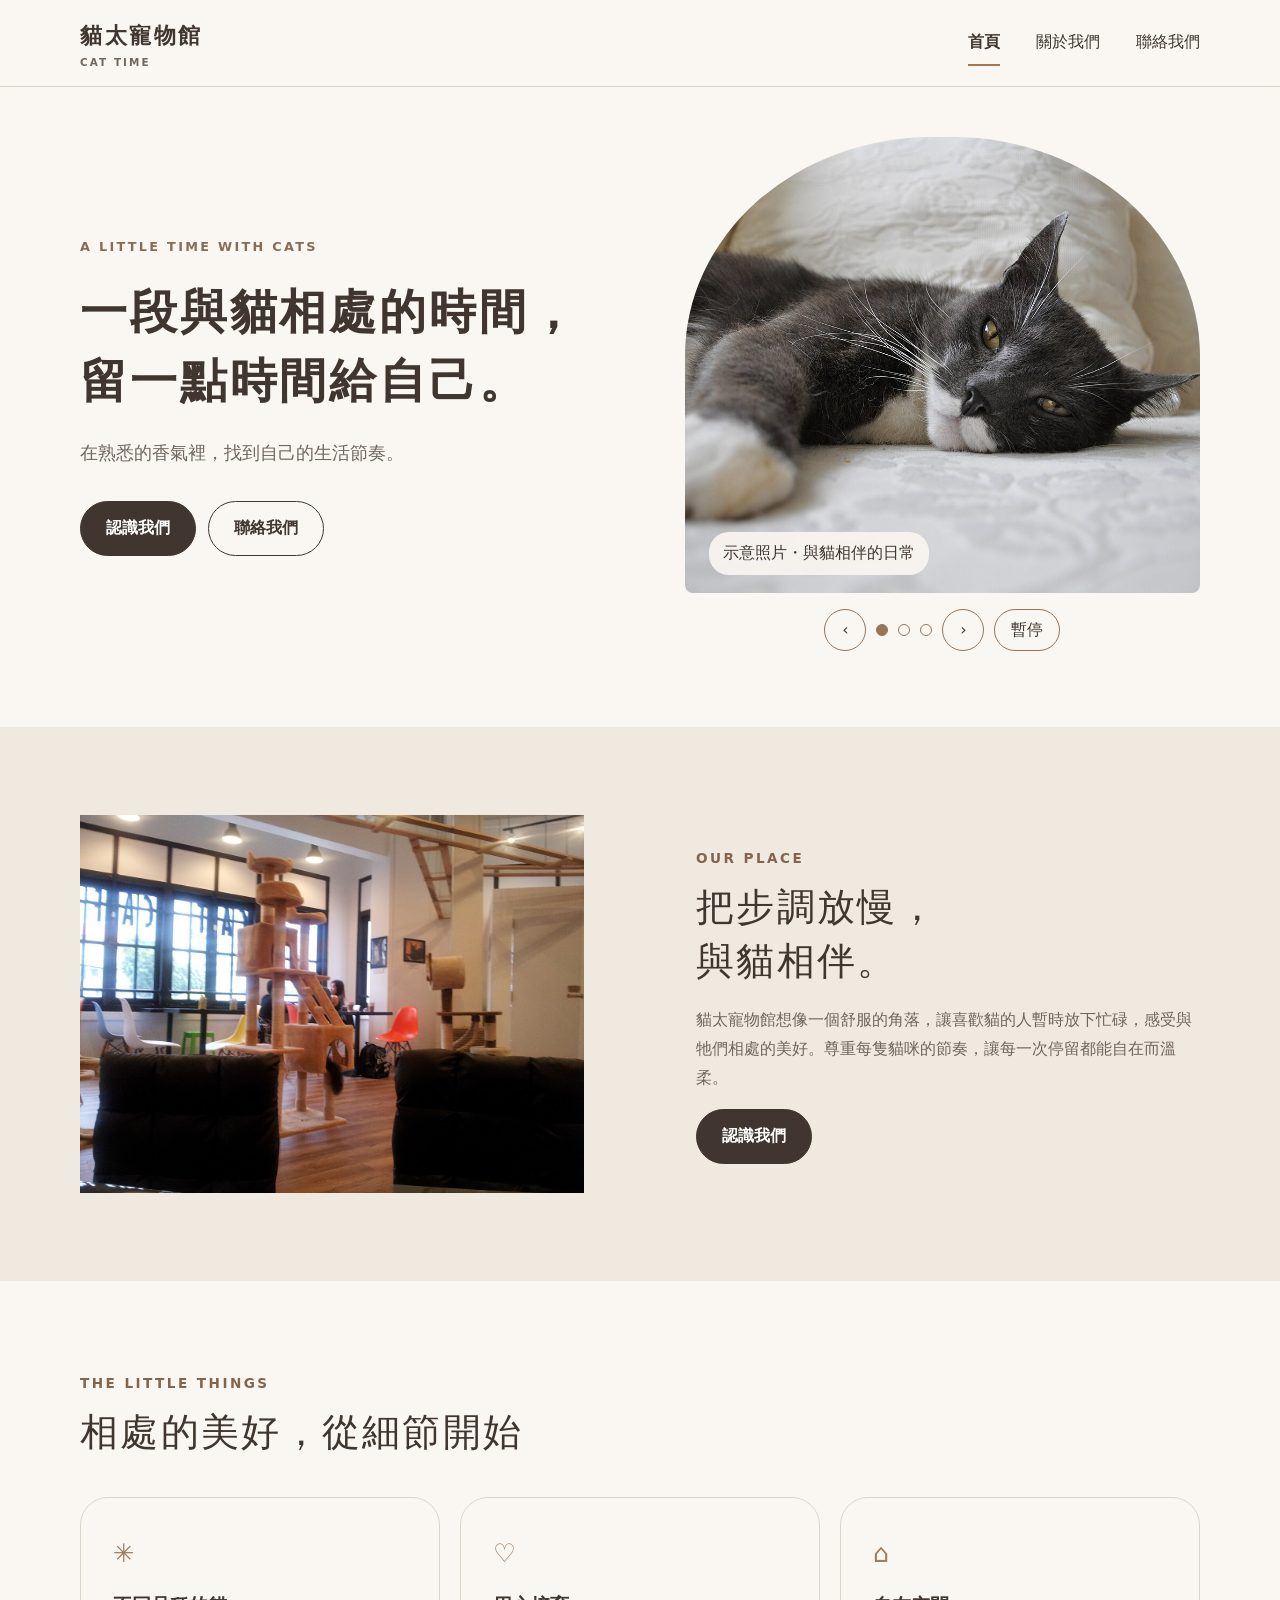
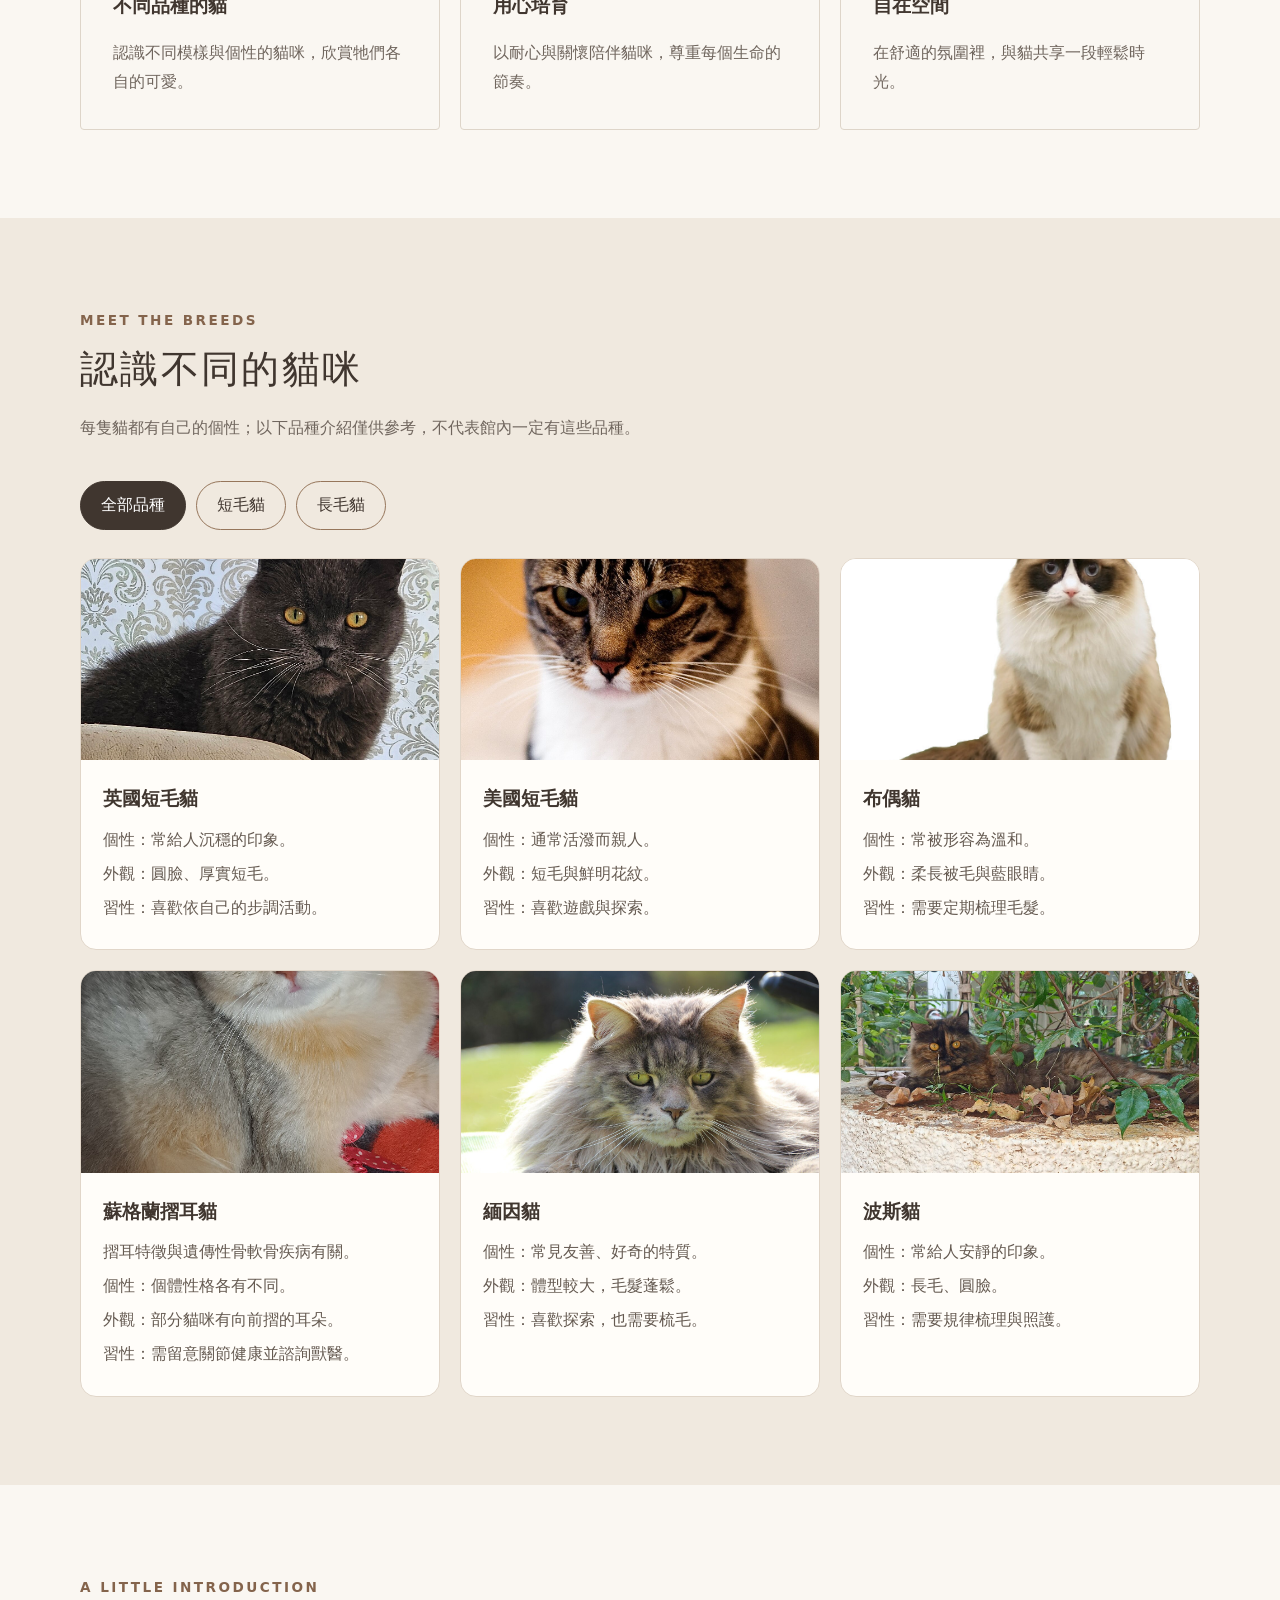
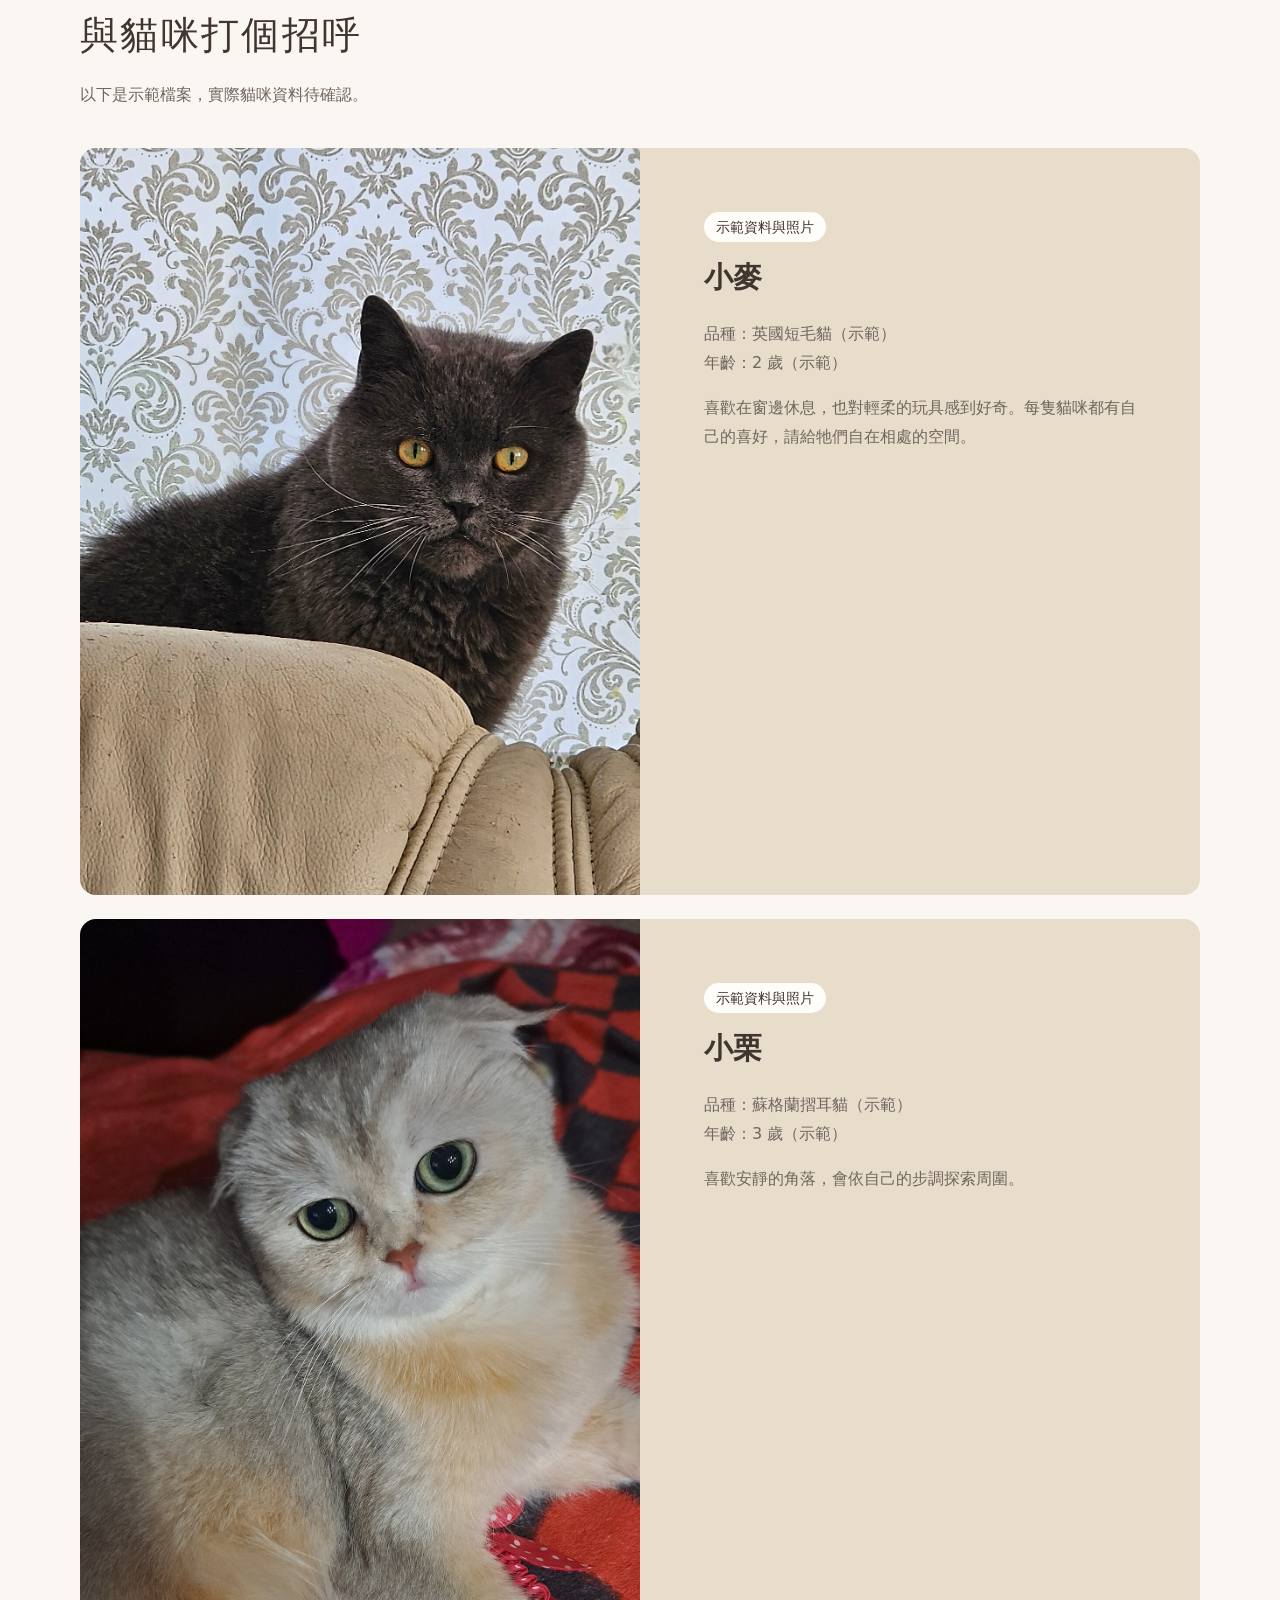
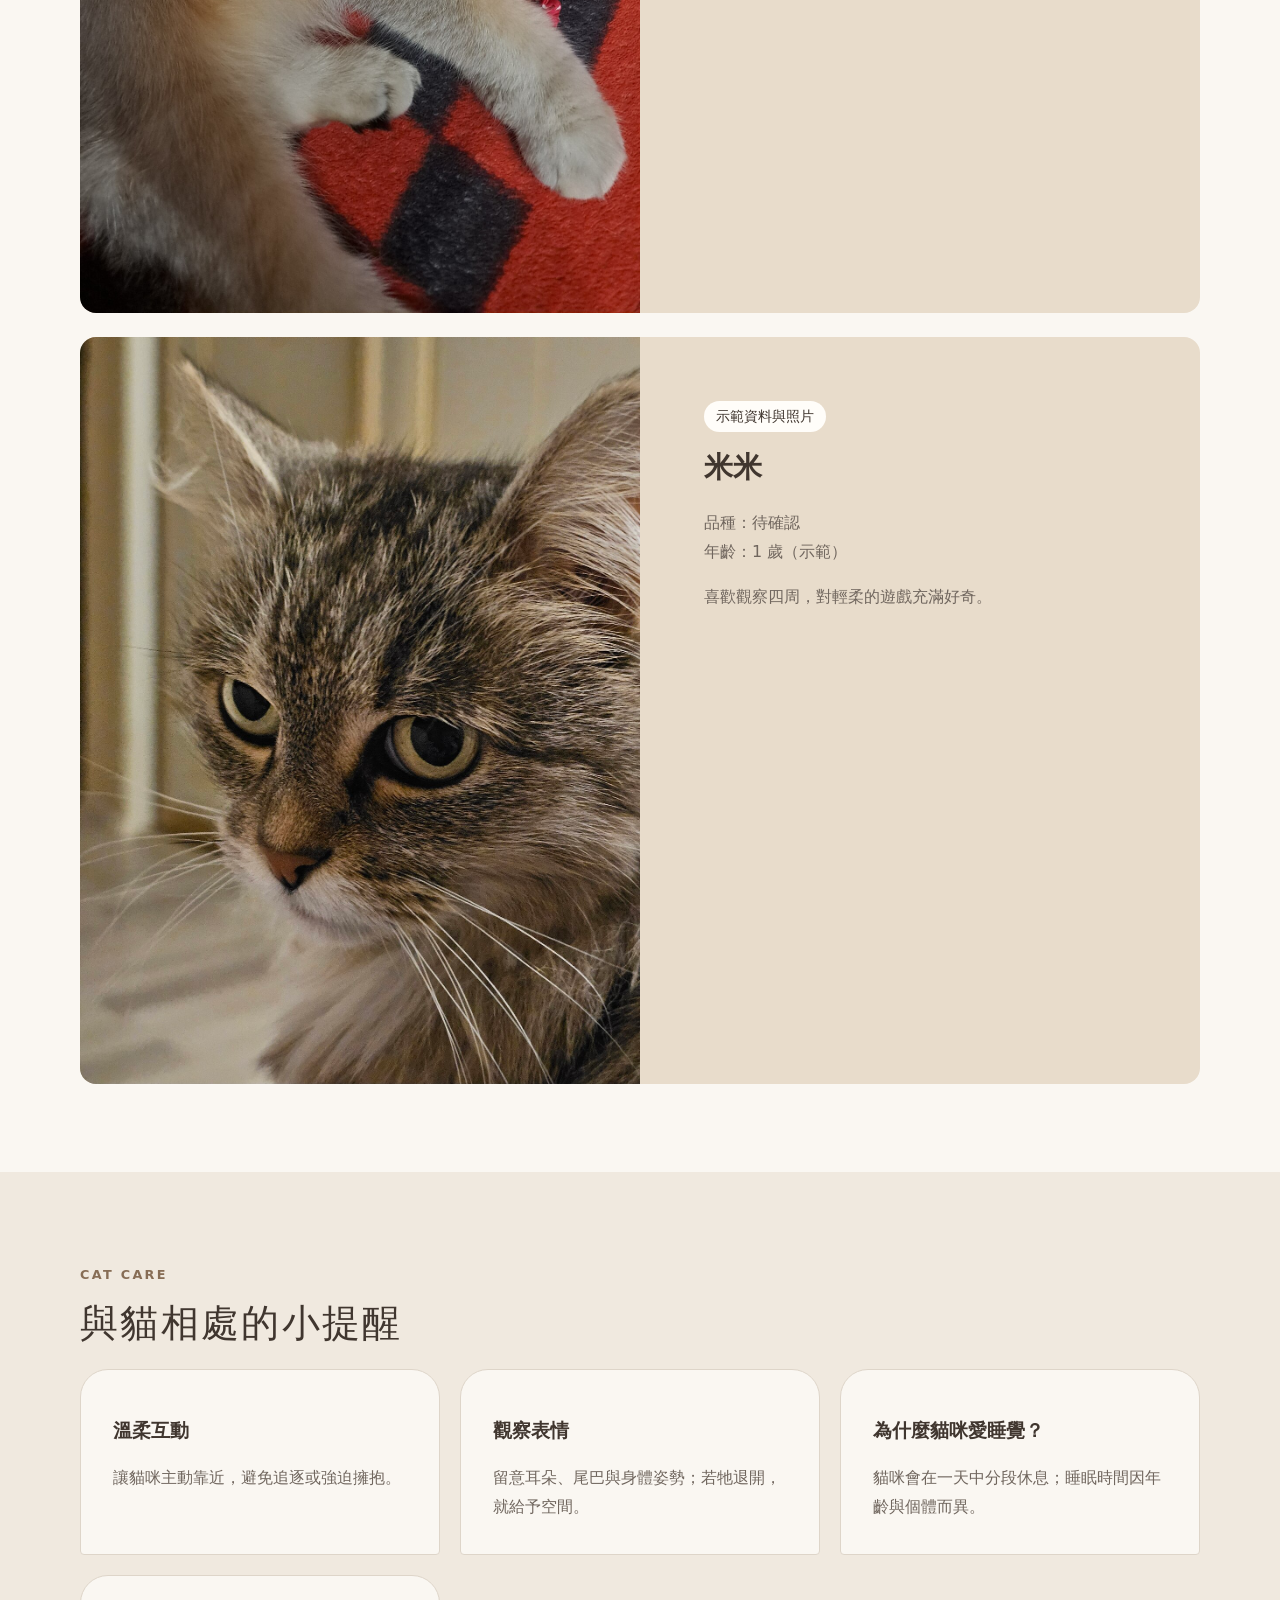
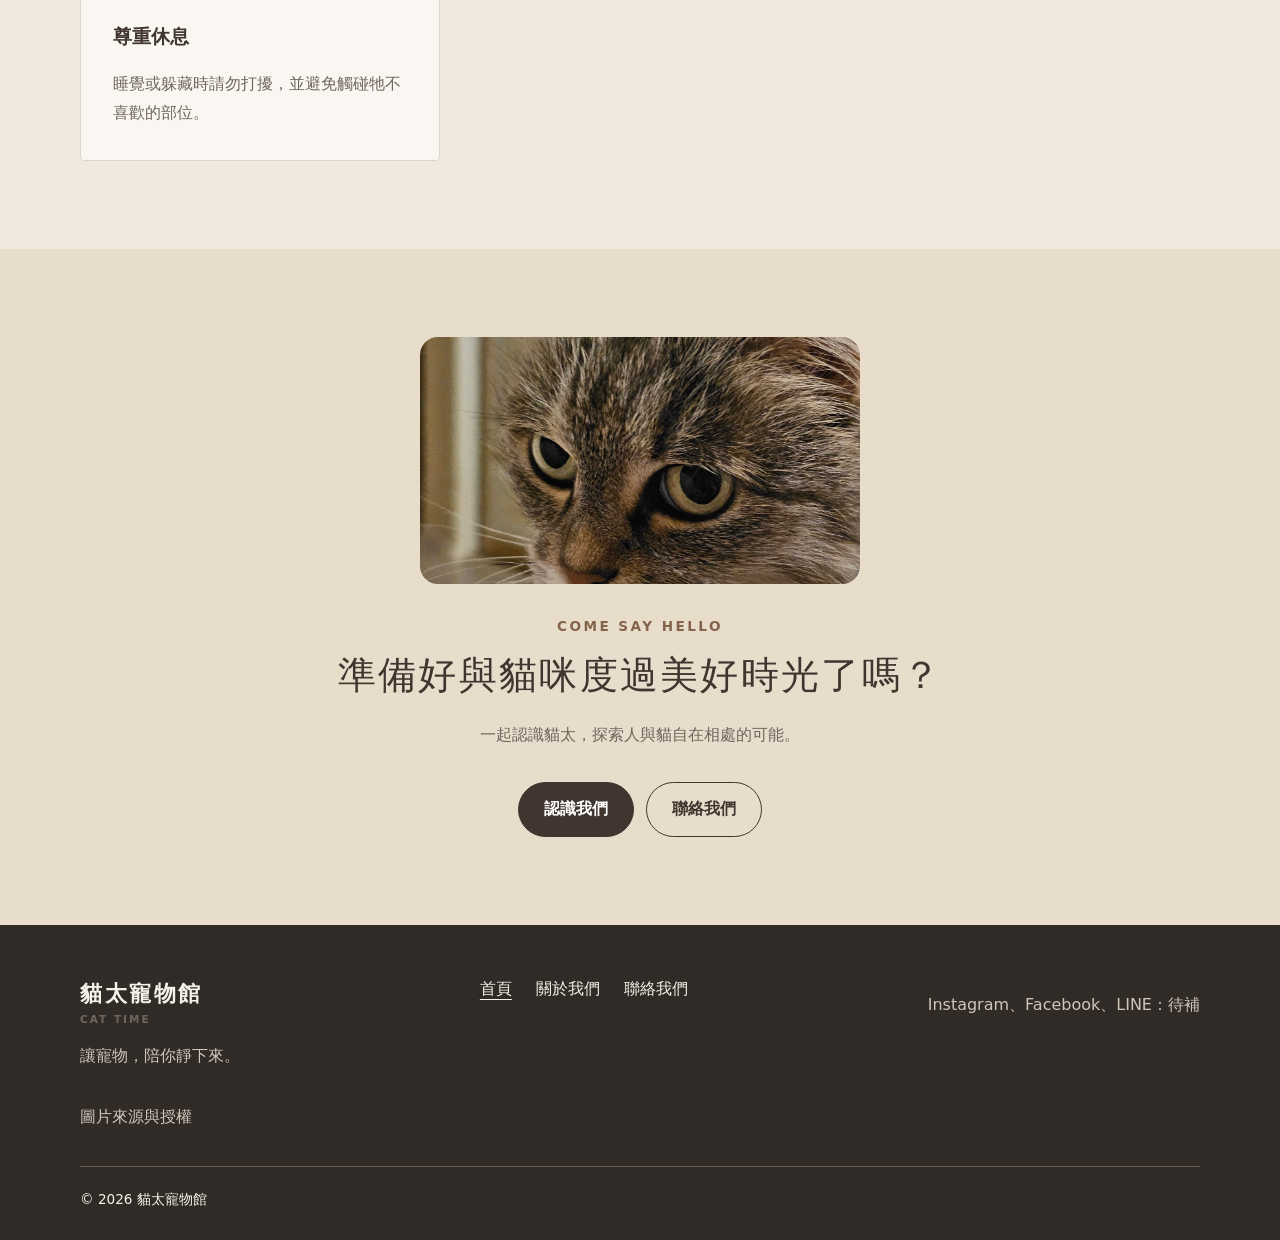
<file: pages/index.html>
﻿<!doctype html>
<html lang="zh-Hant"><head><meta charset="utf-8"><meta name="viewport" content="width=device-width, initial-scale=1"><meta name="description" content="貓太寵物館，讓寵物陪你靜下來。"><title>貓太寵物館｜首頁</title><link rel="stylesheet" href="assets/css/site.css">
<noscript><style>.reveal{opacity:1!important;transform:none!important}</style></noscript><style>
:root{--paper:#FAF7F2;--cream:#E8DCCB;--wood:#C6A784;--ink:#40362F}.header{position:sticky;top:0;z-index:20;background:#faf7f2ee;backdrop-filter:blur(12px)}.page-index .hero{padding:50px 0 76px}.hero-copy h1{font-family:inherit;font-weight:700}.hero-art{position:relative;overflow:hidden;border-radius:48% 48% 8px 8px;background:#e8dccb}.hero-art img{border-radius:0;aspect-ratio:1.13;object-fit:cover;transition:transform .5s}.hero-art:hover img{transform:scale(1.03)}.slide[hidden],.breed-card[hidden]{display:none}.slide-caption{position:absolute;left:24px;bottom:18px;background:#faf7f2e8;padding:7px 14px;border-radius:20px;color:#40362f}.slider-controls{display:flex;align-items:center;justify-content:center;gap:10px;margin-top:16px}.slider-controls button,.filter button,.back-top{border:1px solid #96765b;background:transparent;color:#40362f;cursor:pointer;font:inherit}.slider-controls button{border-radius:50%;width:42px;height:42px}.slider-controls .dot{width:12px;height:12px;padding:0;border-radius:50%}.slider-controls .dot[aria-current=true]{background:#96765b}.section-kicker{letter-spacing:.18em;color:#84644c;text-transform:uppercase;font-size:.85rem;font-weight:700}.intro-image{width:100%;max-height:340px;object-fit:cover;border-radius:4px 100px 4px 4px}.feature-card{transition:transform .25s,box-shadow .25s}.feature-card:hover,.breed-card:hover{transform:translateY(-5px);box-shadow:0 12px 30px #40362f18}.filter{display:flex;gap:10px;flex-wrap:wrap;margin-bottom:28px}.filter button{border-radius:30px;padding:9px 20px}.filter button[aria-pressed=true]{background:#40362f;color:white;border-color:#40362f}.breed-grid{display:grid;grid-template-columns:repeat(3,minmax(0,1fr));gap:20px}.breed-card{background:#fffdf9;border:1px solid #e1d6c9;border-radius:16px;overflow:hidden;transition:transform .25s,box-shadow .25s}.breed-card img{width:100%;height:190px;object-fit:cover}.breed-card .content{padding:22px}.breed-card h3{margin:0 0 10px}.breed-card p{margin:5px 0;color:#655a51}.profile{display:grid;grid-template-columns:1fr 1fr;gap:0;background:#e8dccb;border-radius:16px;overflow:hidden}.profile img{height:100%;width:100%;object-fit:cover}.profile + .profile{margin-top:24px}.profile-copy{padding:clamp(28px,5vw,65px)}.profile-copy h3{font-size:1.8rem;margin:10px 0}.tag{display:inline-block;background:#fffdf9;padding:3px 12px;border-radius:20px;font-size:.85rem}.cta{text-align:center;background:#e8dccb}.cta .actions{justify-content:center}.back-top{position:fixed;right:20px;bottom:20px;z-index:10;background:#40362f;color:white;border-radius:50%;width:52px;height:52px;box-shadow:0 4px 12px #0003}.back-top[hidden]{display:none}.reveal{opacity:0;transform:translateY(18px);transition:opacity .6s,transform .6s}.reveal.visible{opacity:1;transform:none}button:focus-visible{outline:3px solid #a5774e;outline-offset:4px}@media(max-width:900px){.breed-grid{grid-template-columns:repeat(2,minmax(0,1fr))}}@media(max-width:700px){.page-index .hero{padding:40px 0 60px}.breed-grid{grid-template-columns:1fr}.profile{grid-template-columns:1fr}.profile img{max-height:300px}.header .nav{min-height:72px}}@media(prefers-reduced-motion:reduce){*,*::before,*::after{scroll-behavior:auto!important;animation-duration:.01ms!important;transition-duration:.01ms!important}.reveal{opacity:1;transform:none}}
.cta-image{width:min(100%,440px);aspect-ratio:16/9;object-fit:cover;margin:0 auto 28px;border-radius:18px}.breed-card img{transition:transform .3s}.breed-card:hover img{transform:scale(1.025)}@media(prefers-reduced-motion:reduce){.breed-card img{transition:none}}</style></head><body class="page-index"><header class="header"><div class="wrap nav"><a class="brand" href="index.html" aria-label="貓太寵物館首頁">貓太寵物館<small>CAT TIME</small></a><details><summary class="toggle">選單 ☰</summary><nav class="menu" aria-label="主要導覽"><a href="index.html" aria-current="page">首頁</a><a href="about.html">關於我們</a><a href="contact.html">聯絡我們</a></nav></details></div></header>
<main><section class="wrap hero"><div class="hero-copy"><span class="eyebrow">A little time with cats</span><h1>一段與貓相處的時間，<br>留一點時間給自己。</h1><p class="lead">在熟悉的香氣裡，找到自己的生活節奏。</p><div class="actions"><a class="button" href="about.html">認識我們</a><a class="button secondary" href="contact.html">聯絡我們</a></div></div><div><div class="hero-art" aria-label="貓咪主題輪播，照片為示意"><div class="slide"><img src="assets/images/hero-01.jpg" alt="沙發上的貓咪，示意照片" ><span class="slide-caption">示意照片・與貓相伴的日常</span></div><div class="slide" hidden><img src="assets/images/hero-02.jpg" alt="咖啡館桌上的貓咪，示意照片" ><span class="slide-caption">示意照片・找到自己的步調</span></div><div class="slide" hidden><img src="assets/images/hero-03.jpg" alt="在沙發上蜷睡的貓咪，示意照片" ><span class="slide-caption">示意照片・留一點時間給自己</span></div></div><div class="slider-controls" aria-label="輪播控制"><button type="button" id="previous" aria-label="上一張">‹</button><button type="button" class="dot" aria-label="顯示第 1 張" aria-current="true"></button><button type="button" class="dot" aria-label="顯示第 2 張" aria-current="false"></button><button type="button" class="dot" aria-label="顯示第 3 張" aria-current="false"></button><button type="button" id="next" aria-label="下一張">›</button><button type="button" id="pause-slider" aria-pressed="false">暫停</button></div></div></section>
<section class="section soft"><div class="wrap story-grid reveal"><img src="assets/images/brand-story.jpg" alt="貓咪咖啡館室內空間，示意照片，非本館實景" loading="lazy"><div><span class="section-kicker">Our place</span><h2>把步調放慢，<br>與貓相伴。</h2><p>貓太寵物館想像一個舒服的角落，讓喜歡貓的人暫時放下忙碌，感受與牠們相處的美好。尊重每隻貓咪的節奏，讓每一次停留都能自在而溫柔。</p><a class="button" href="about.html">認識我們</a></div></div></section>
<section class="section"><div class="wrap reveal"><div class="section-heading"><span class="section-kicker">The little things</span><h2>相處的美好，從細節開始</h2></div><div class="cards"><article class="card feature-card"><span class="symbol">✳</span><h3>不同品種的貓</h3><p>認識不同模樣與個性的貓咪，欣賞牠們各自的可愛。</p></article><article class="card feature-card"><span class="symbol">♡</span><h3>用心培育</h3><p>以耐心與關懷陪伴貓咪，尊重每個生命的節奏。</p></article><article class="card feature-card"><span class="symbol">⌂</span><h3>自在空間</h3><p>在舒適的氛圍裡，與貓共享一段輕鬆時光。</p></article></div></div></section>
<section class="section soft" id="breeds"><div class="wrap reveal"><div class="section-heading"><span class="section-kicker">Meet the breeds</span><h2>認識不同的貓咪</h2><p>每隻貓都有自己的個性；以下品種介紹僅供參考，不代表館內一定有這些品種。</p></div><div class="filter" role="group" aria-label="篩選貓咪品種"><button type="button" data-filter="all" aria-pressed="true">全部品種</button><button type="button" data-filter="short" aria-pressed="false">短毛貓</button><button type="button" data-filter="long" aria-pressed="false">長毛貓</button></div><div class="breed-grid">
<article class="breed-card" data-type="short"><img src="assets/images/british-shorthair.jpg" alt="英國短毛貓示意照片" loading="lazy" class="zoomable" tabindex="0" role="button" aria-label="放大英國短毛貓示意照片"><div class="content"><h3>英國短毛貓</h3><p>個性：常給人沉穩的印象。</p><p>外觀：圓臉、厚實短毛。</p><p>習性：喜歡依自己的步調活動。</p></div></article>
<article class="breed-card" data-type="short"><img src="assets/images/american-shorthair-verified.jpg" alt="美國短毛貓示意照片" loading="lazy" class="zoomable" tabindex="0" role="button" aria-label="放大美國短毛貓示意照片"><div class="content"><h3>美國短毛貓</h3><p>個性：通常活潑而親人。</p><p>外觀：短毛與鮮明花紋。</p><p>習性：喜歡遊戲與探索。</p></div></article>
<article class="breed-card" data-type="long"><img src="assets/images/ragdoll.jpg" alt="布偶貓示意照片" loading="lazy" class="zoomable" tabindex="0" role="button" aria-label="放大布偶貓示意照片"><div class="content"><h3>布偶貓</h3><p>個性：常被形容為溫和。</p><p>外觀：柔長被毛與藍眼睛。</p><p>習性：需要定期梳理毛髮。</p></div></article>
<article class="breed-card" data-type="short"><img src="assets/images/scottish-fold.jpg" alt="蘇格蘭摺耳貓示意照片" loading="lazy" class="zoomable" tabindex="0" role="button" aria-label="放大蘇格蘭摺耳貓示意照片"><div class="content"><h3>蘇格蘭摺耳貓</h3><p>摺耳特徵與遺傳性骨軟骨疾病有關。</p><p>個性：個體性格各有不同。</p><p>外觀：部分貓咪有向前摺的耳朵。</p><p>習性：需留意關節健康並諮詢獸醫。</p></div></article>
<article class="breed-card" data-type="long"><img src="assets/images/maine-coon.jpg" alt="緬因貓示意照片" loading="lazy" class="zoomable" tabindex="0" role="button" aria-label="放大緬因貓示意照片"><div class="content"><h3>緬因貓</h3><p>個性：常見友善、好奇的特質。</p><p>外觀：體型較大，毛髮蓬鬆。</p><p>習性：喜歡探索，也需要梳毛。</p></div></article>
<article class="breed-card" data-type="long"><img src="assets/images/persian.jpg" alt="波斯貓示意照片" loading="lazy" class="zoomable" tabindex="0" role="button" aria-label="放大波斯貓示意照片"><div class="content"><h3>波斯貓</h3><p>個性：常給人安靜的印象。</p><p>外觀：長毛、圓臉。</p><p>習性：需要規律梳理與照護。</p></div></article></div></div></section>
<section class="section"><div class="wrap reveal"><div class="section-heading"><span class="section-kicker">A little introduction</span><h2>與貓咪打個招呼</h2><p>以下是示範檔案，實際貓咪資料待確認。</p></div><article class="profile"><img src="assets/images/british-shorthair.jpg" alt="英國短毛貓示意照片，非館內貓咪" loading="lazy"><div class="profile-copy"><span class="tag">示範資料與照片</span><h3>小麥</h3><p>品種：英國短毛貓（示範）<br>年齡：2 歲（示範）</p><p>喜歡在窗邊休息，也對輕柔的玩具感到好奇。每隻貓咪都有自己的喜好，請給牠們自在相處的空間。</p></div></article><article class="profile"><img src="assets/images/scottish-fold.jpg" alt="蘇格蘭摺耳貓示意照片，非館內貓咪" loading="lazy"><div class="profile-copy"><span class="tag">示範資料與照片</span><h3>小栗</h3><p>品種：蘇格蘭摺耳貓（示範）<br>年齡：3 歲（示範）</p><p>喜歡安靜的角落，會依自己的步調探索周圍。</p></div></article><article class="profile"><img src="assets/images/contact-cat.jpg" alt="貓咪肖像示意照片，非館內貓咪" loading="lazy"><div class="profile-copy"><span class="tag">示範資料與照片</span><h3>米米</h3><p>品種：待確認<br>年齡：1 歲（示範）</p><p>喜歡觀察四周，對輕柔的遊戲充滿好奇。</p></div></article></div></section>
<section class="section soft"><div class="wrap"><span class="eyebrow">Cat care</span><h2>與貓相處的小提醒</h2><div class="cards"><article class="card"><h3>溫柔互動</h3><p>讓貓咪主動靠近，避免追逐或強迫擁抱。</p></article><article class="card"><h3>觀察表情</h3><p>留意耳朵、尾巴與身體姿勢；若牠退開，就給予空間。</p></article><article class="card"><h3>為什麼貓咪愛睡覺？</h3><p>貓咪會在一天中分段休息；睡眠時間因年齡與個體而異。</p></article><article class="card"><h3>尊重休息</h3><p>睡覺或躲藏時請勿打擾，並避免觸碰牠不喜歡的部位。</p></article></div></div></section><section class="section cta"><div class="wrap reveal"><img class="cta-image" src="assets/images/contact-cat.jpg" alt="貓咪肖像示意照片，非館內貓咪" loading="lazy"><span class="section-kicker">Come say hello</span><h2>準備好與貓咪度過美好時光了嗎？</h2><p>一起認識貓太，探索人與貓自在相處的可能。</p><div class="actions"><a class="button" href="about.html">認識我們</a><a class="button secondary" href="contact.html">聯絡我們</a></div></div></section></main>
<footer class="footer"><div class="wrap"><div class="footer-top"><div><a class="brand" href="index.html">貓太寵物館<small>CAT TIME</small></a><p>讓寵物，陪你靜下來。</p></div><nav aria-label="頁尾導覽"><a href="index.html" aria-current="page">首頁</a><a href="about.html">關於我們</a><a href="contact.html">聯絡我們</a></nav><p>Instagram、Facebook、LINE：待補</p></div><p><a href="assets/images/image-sources.md">圖片來源與授權</a></p><div class="copyright">© 2026 貓太寵物館</div></div></footer><button type="button" class="back-top" aria-label="回到頁面頂端" hidden>↑</button><script src="assets/js/site.js"></script><script>
(() => {
  const slides = [...document.querySelectorAll('.slide')], dots = [...document.querySelectorAll('.dot')];
  const reduced = window.matchMedia('(prefers-reduced-motion: reduce)');
  let current = 0, timer, paused = false;
  function show(index) { current = (index + slides.length) % slides.length; slides.forEach((slide, i) => { slide.hidden = i !== current; dots[i].setAttribute('aria-current', String(i === current)); }); }
  function start() { clearInterval(timer); if (!reduced.matches && !paused) timer = setInterval(() => show(current + 1), 6000); }
  document.querySelector('#previous').addEventListener('click', () => { show(current - 1); start(); });
  document.querySelector('#next').addEventListener('click', () => { show(current + 1); start(); });
  dots.forEach((dot, i) => dot.addEventListener('click', () => { show(i); start(); }));
  document.querySelector('#pause-slider').addEventListener('click', event => { paused = !paused; event.currentTarget.textContent = paused ? '播放' : '暫停'; event.currentTarget.setAttribute('aria-pressed', String(paused)); start(); }); reduced.addEventListener('change', start); start();
  document.querySelectorAll('[data-filter]').forEach(button => button.addEventListener('click', () => {
    document.querySelectorAll('[data-filter]').forEach(item => item.setAttribute('aria-pressed', String(item === button)));
    document.querySelectorAll('.breed-card').forEach(card => { card.hidden = button.dataset.filter !== 'all' && card.dataset.type !== button.dataset.filter; });
  }));
  const topButton = document.querySelector('.back-top');
  function updateTop() { topButton.hidden = window.scrollY < 350; }
  window.addEventListener('scroll', updateTop, { passive: true }); updateTop();
  topButton.addEventListener('click', () => window.scrollTo({ top: 0, behavior: reduced.matches ? 'auto' : 'smooth' }));
  if ('IntersectionObserver' in window && !reduced.matches) { const observer = new IntersectionObserver(entries => entries.forEach(entry => { if (entry.isIntersecting) { entry.target.classList.add('visible'); observer.unobserve(entry.target); } }), { threshold: .1 }); document.querySelectorAll('.reveal').forEach(element => observer.observe(element)); } else { document.querySelectorAll('.reveal').forEach(element => element.classList.add('visible')); }
})();
</script><dialog class="image-dialog" aria-label="圖片放大"><button type="button" class="close-dialog">關閉</button><img alt=""></dialog></body></html>
</file>
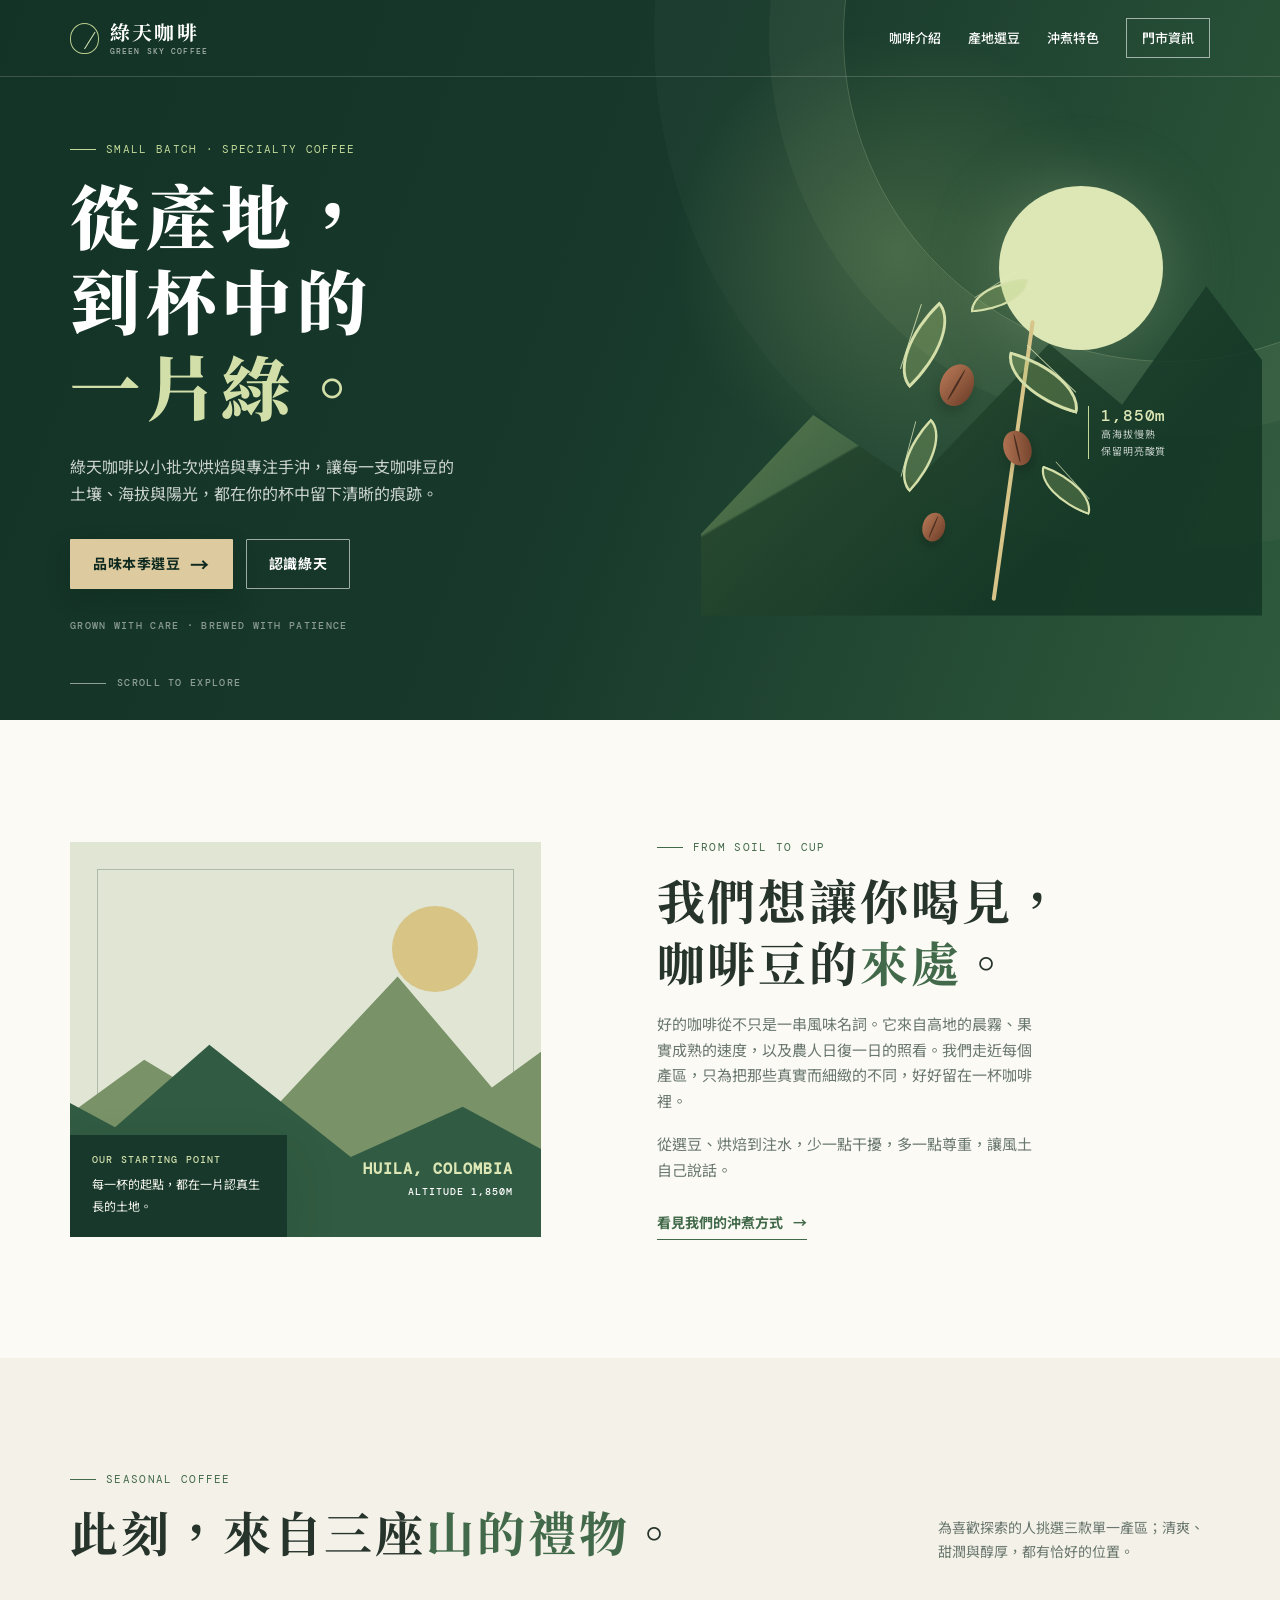
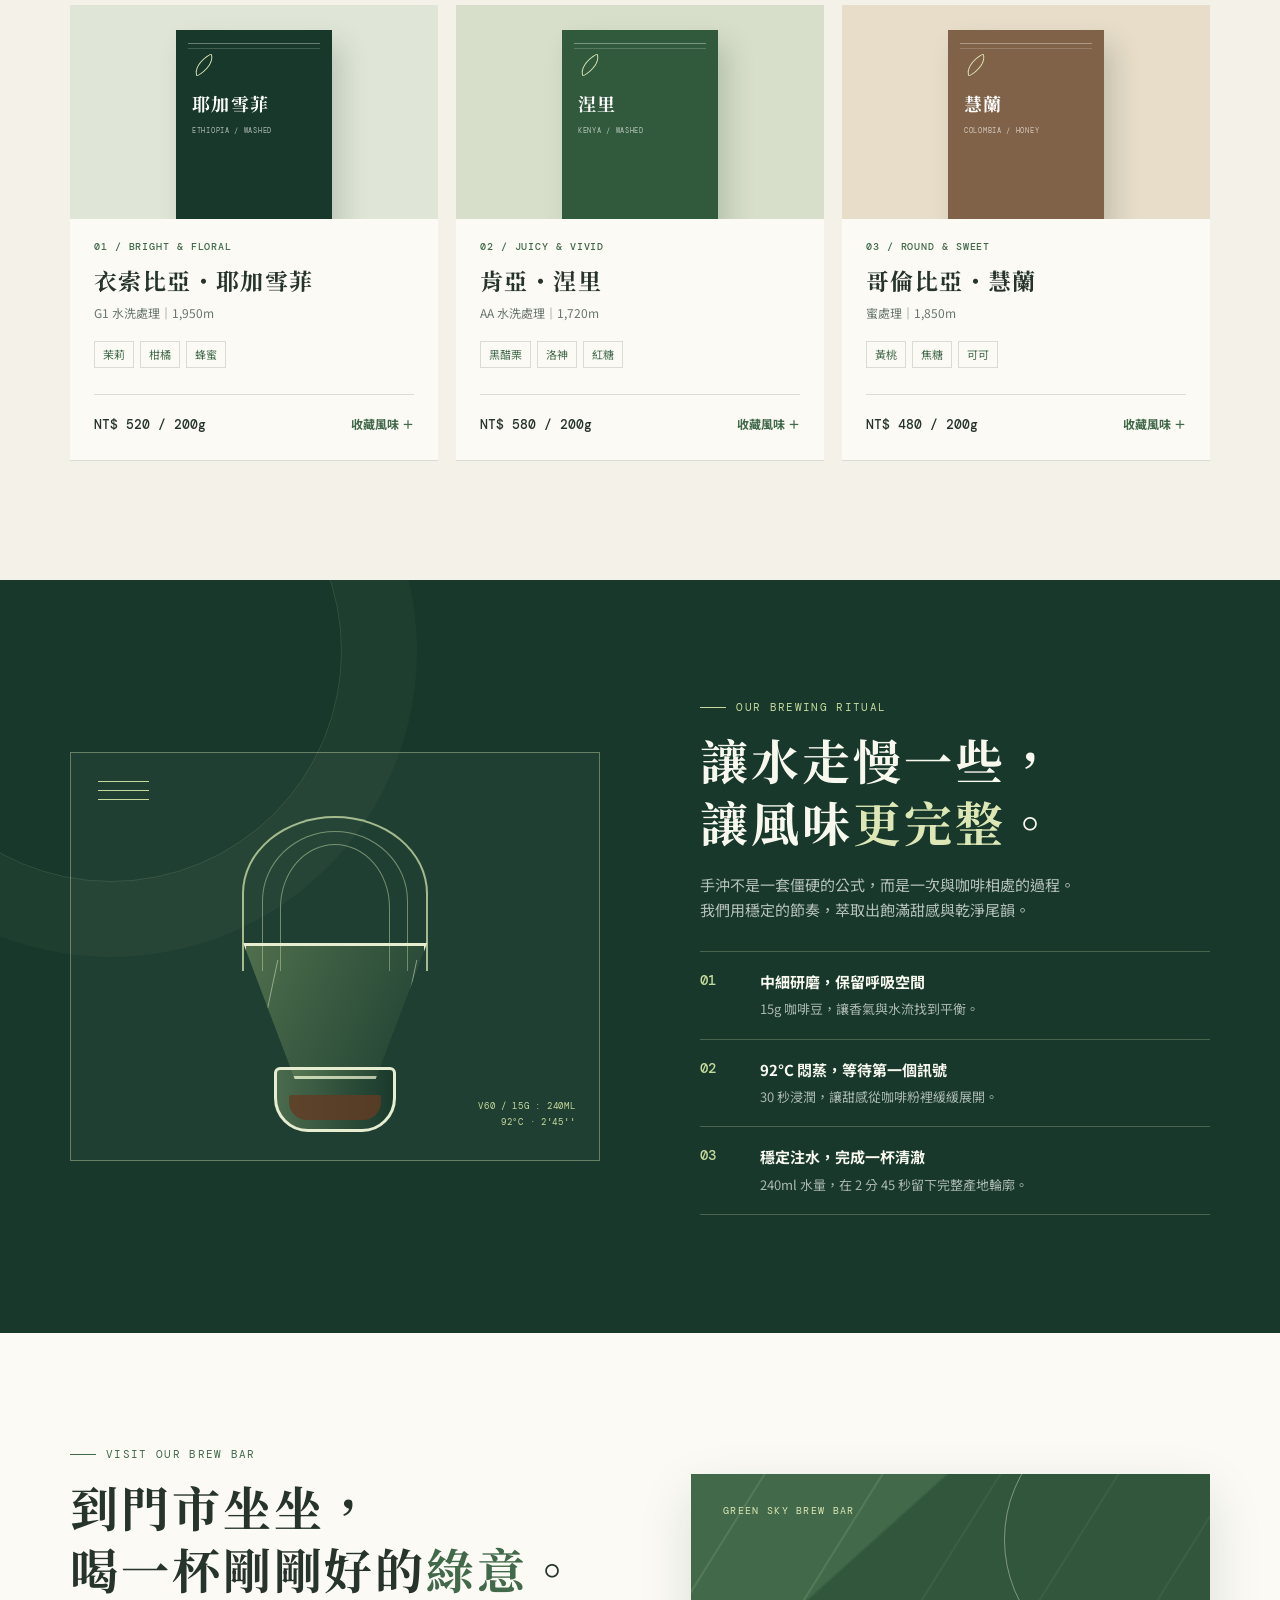
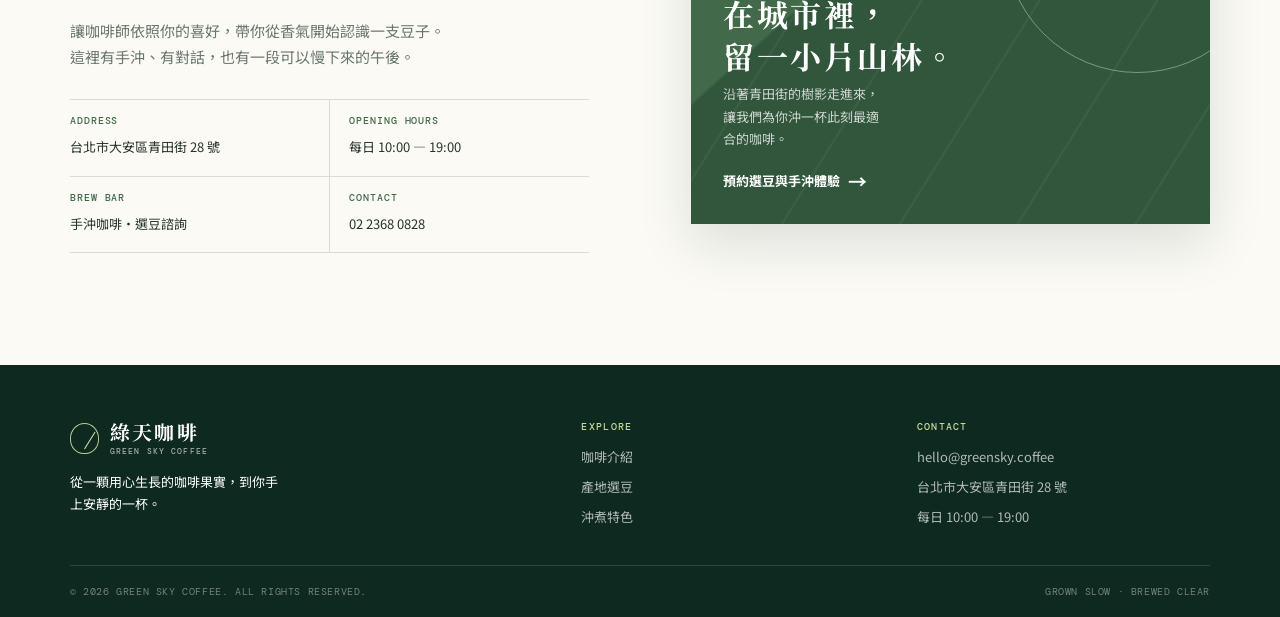
<file: refined/index.html>
<!DOCTYPE html>
<html lang="zh-Hant">
<head>
  <meta charset="UTF-8">
  <meta name="viewport" content="width=device-width, initial-scale=1.0">
  <meta name="description" content="綠天咖啡以小批次烘焙與手沖，讓每一支精品咖啡豆的產地風土清晰抵達杯中。">
  <title>綠天咖啡｜從產地，到杯中的一片綠</title>
  <link rel="preconnect" href="https://fonts.googleapis.com">
  <link rel="preconnect" href="https://fonts.gstatic.com" crossorigin>
  <link href="https://fonts.googleapis.com/css2?family=DM+Mono:wght@400;500&family=Noto+Sans+TC:wght@400;500;600;700&family=Noto+Serif+TC:wght@500;600;700;900&display=swap" rel="stylesheet">
  <style>
    :root {
      --forest: #17382b;
      --deep-forest: #0e291f;
      --moss: #426a4a;
      --leaf: #9aaa72;
      --cream: #f4f1e8;
      --paper: #fbfaf5;
      --oat: #ddca9e;
      --clay: #ad7655;
      --ink: #26342b;
      --muted: #69776e;
      --line: #d9ddd1;
      --shadow: 0 20px 50px rgba(18, 45, 32, .13);
    }

    * { box-sizing: border-box; }
    html { scroll-behavior: smooth; }
    body { margin: 0; background: var(--cream); color: var(--ink); font-family: "Noto Sans TC", sans-serif; line-height: 1.7; -webkit-font-smoothing: antialiased; }
    a { color: inherit; text-decoration: none; }
    button, input { font: inherit; }
    button { cursor: pointer; }
    .container { width: min(1140px, calc(100% - 52px)); margin: 0 auto; }
    .sr-only { position: absolute; width: 1px; height: 1px; overflow: hidden; clip: rect(0,0,0,0); white-space: nowrap; }
    .eyebrow { display: flex; align-items: center; gap: 10px; margin: 0 0 12px; color: var(--moss); font-family: "DM Mono", monospace; font-size: 11px; letter-spacing: .12em; }
    .eyebrow::before { content: ""; width: 26px; height: 1px; background: currentColor; }
    .title { margin: 0; font: 700 clamp(30px, 4vw, 48px)/1.3 "Noto Serif TC", serif; letter-spacing: .06em; }
    .title strong { color: var(--moss); font: inherit; }
    .copy { max-width: 48ch; margin: 18px 0 0; color: var(--muted); font-size: 15px; }
    .button { display: inline-flex; align-items: center; justify-content: center; gap: 10px; min-height: 50px; padding: 12px 22px; border: 1px solid transparent; border-radius: 1px; font-size: 14px; font-weight: 700; letter-spacing: .04em; transition: transform .2s ease, background .2s ease, color .2s ease, border-color .2s ease; }
    .button:hover { transform: translateY(-2px); }
    .button:focus-visible, a:focus-visible, button:focus-visible, input:focus-visible { outline: 3px solid #d3c66b; outline-offset: 3px; }
    .button-main { color: var(--deep-forest); background: var(--oat); box-shadow: 0 10px 24px rgba(7, 27, 18, .18); }
    .button-main:hover { background: #eddaac; }
    .button-light { border-color: rgba(255,255,255,.58); color: #fff; }
    .button-light:hover { background: rgba(255,255,255,.12); }
    .icon-arrow { font-size: 19px; line-height: 1; }

    /* Header */
    .header { position: absolute; z-index: 10; width: 100%; color: #fff; border-bottom: 1px solid rgba(255,255,255,.17); }
    .nav { display: flex; min-height: 76px; align-items: center; justify-content: space-between; }
    .brand { display: flex; align-items: center; gap: 11px; font: 700 20px/1 "Noto Serif TC", serif; letter-spacing: .11em; }
    .brand-symbol { position: relative; width: 29px; height: 31px; border: 1px solid #bbcd91; border-radius: 50% 50% 47% 47%; color: #d9e5b6; }
    .brand-symbol::before { content: ""; position: absolute; top: 5px; left: 13px; width: 1px; height: 20px; background: #d9e5b6; transform: rotate(32deg); transform-origin: bottom; }
    .brand small { display: block; margin-top: 5px; color: rgba(255,255,255,.63); font: 500 8px/1 "DM Mono", monospace; letter-spacing: .14em; }
    .nav-links { display: flex; align-items: center; gap: 27px; font-size: 13px; font-weight: 500; }
    .nav-links a { position: relative; padding: 6px 0; }
    .nav-links a:not(.nav-book)::after { content: ""; position: absolute; right: 0; bottom: 0; left: 0; height: 1px; background: var(--leaf); transform: scaleX(0); transform-origin: right; transition: transform .2s; }
    .nav-links a:not(.nav-book):hover::after { transform: scaleX(1); transform-origin: left; }
    .nav-book { padding: 8px 15px !important; border: 1px solid rgba(255,255,255,.58); }
    .nav-book:hover { color: var(--forest); background: #fff; }
    .menu-button { display: none; width: 40px; height: 40px; border: 0; color: #fff; background: transparent; font-size: 23px; }

    /* Hero */
    .hero { position: relative; min-height: 720px; overflow: hidden; color: #fff; background: var(--forest); }
    .hero::before { content: ""; position: absolute; inset: 0; background: radial-gradient(circle at 70% 35%, rgba(141,170,103,.28), transparent 22%), linear-gradient(110deg, #133326 0%, #17382b 47%, #2f5a3c 100%); }
    .hero::after { content: ""; position: absolute; top: -290px; right: -215px; width: 650px; height: 650px; border: 1px solid rgba(223,235,186,.22); border-radius: 50%; box-shadow: 0 0 0 74px rgba(223,235,186,.045), 0 0 0 189px rgba(223,235,186,.025); }
    .hero-grid { position: relative; z-index: 1; display: grid; grid-template-columns: 1.05fr .95fr; gap: 35px; align-items: center; min-height: 720px; padding: 126px 0 72px; }
    .hero .eyebrow { color: #c3d99a; }
    .hero h1 { max-width: 12ch; margin: 0; font: 900 clamp(43px, 5.5vw, 70px)/1.22 "Noto Serif TC", serif; letter-spacing: .08em; }
    .hero h1 em { color: #d2dfa9; font-style: normal; }
    .hero-lede { max-width: 43ch; margin: 26px 0 31px; color: rgba(255,255,255,.78); font-size: 16px; }
    .hero-actions { display: flex; flex-wrap: wrap; gap: 13px; }
    .hero-signature { margin: 29px 0 0; color: rgba(255,255,255,.5); font: 500 10px/1.6 "DM Mono", monospace; letter-spacing: .13em; }
    .hero-visual { position: relative; height: 453px; }
    .sun-disc { position: absolute; top: 25px; right: 9%; width: 164px; height: 164px; border-radius: 50%; background: #dce7b5; box-shadow: 0 0 72px rgba(220,231,181,.25); }
    .hill { position: absolute; right: -10%; bottom: -2px; width: 107%; height: 75%; clip-path: polygon(0 76%, 20% 41%, 38% 61%, 62% 20%, 75% 38%, 90% 3%, 100% 25%, 100% 100%, 0 100%); background: linear-gradient(136deg, #72905c, #244c36 69%); opacity: .88; }
    .hill::after { content: ""; position: absolute; inset: 0; background: linear-gradient(150deg, transparent 39%, rgba(8,38,25,.55) 39.5% 100%); }
    .coffee-plant { position: absolute; z-index: 2; right: 19%; bottom: 13px; width: 255px; height: 330px; transform: rotate(-4deg); }
    .stem { position: absolute; bottom: 0; left: 125px; width: 4px; height: 283px; border-radius: 4px; background: #d6c488; transform: rotate(12deg); transform-origin: bottom; }
    .leaf { position: absolute; width: 82px; height: 42px; border: 3px solid #d5dfa9; border-radius: 100% 0 100% 0; background: rgba(173,202,117,.26); }
    .leaf::after { content: ""; position: absolute; top: 50%; left: 4px; width: 68px; height: 1px; background: rgba(226,237,189,.78); transform: rotate(-28deg); transform-origin: left; }
    .leaf-a { top: 49px; left: 35px; transform: rotate(-40deg); }
    .leaf-b { top: 95px; right: 22px; transform: rotate(20deg) scaleX(-1); }
    .leaf-c { top: 159px; left: 23px; transform: rotate(-43deg) scale(.84); }
    .leaf-d { top: 204px; right: 7px; transform: rotate(24deg) scaleX(-1) scale(.74); }
    .leaf-e { top: 5px; right: 60px; transform: rotate(0deg) scale(.72); }
    .bean { position: absolute; z-index: 3; width: 33px; height: 43px; border-radius: 50%; background: linear-gradient(110deg, #b87957, #6d3e28); box-shadow: 0 8px 12px rgba(0,0,0,.17); }
    .bean::before { content: ""; position: absolute; top: 4px; bottom: 4px; left: 15px; width: 2px; border-radius: 50%; background: rgba(45,26,19,.72); transform: rotate(8deg); }
    .bean-1 { top: 91px; left: 89px; transform: rotate(26deg); }
    .bean-2 { top: 158px; right: 77px; transform: rotate(-17deg) scale(.83); }
    .bean-3 { top: 231px; left: 56px; transform: rotate(19deg) scale(.68); }
    .origin-tag { position: absolute; z-index: 3; top: 52%; right: -2%; width: 132px; padding-left: 12px; border-left: 1px solid #c3d99a; color: rgba(255,255,255,.76); font-size: 10px; line-height: 1.7; letter-spacing: .08em; }
    .origin-tag b { display: block; color: #dce7b5; font: 500 16px/1.2 "DM Mono", monospace; }
    .scroll-hint { position: absolute; bottom: 22px; left: max(26px, calc((100% - 1140px) / 2)); z-index: 2; display: flex; gap: 11px; align-items: center; color: rgba(255,255,255,.52); font: 500 10px/1 "DM Mono", monospace; letter-spacing: .13em; }
    .scroll-hint::before { content: ""; width: 36px; height: 1px; background: currentColor; }

    /* Story */
    .story { padding: 118px 0; background: var(--paper); }
    .story-grid { display: grid; grid-template-columns: .92fr 1.08fr; gap: clamp(46px, 9vw, 120px); align-items: center; }
    .origin-window { position: relative; min-height: 395px; overflow: hidden; background: #e0e5d4; }
    .origin-window::before { content: ""; position: absolute; inset: 27px; border: 1px solid rgba(23,56,43,.25); }
    .origin-sun { position: absolute; top: 64px; right: 63px; width: 86px; height: 86px; border-radius: 50%; background: #d8c485; }
    .origin-hill-one, .origin-hill-two { position: absolute; right: -12%; bottom: -2%; left: -13%; clip-path: polygon(0 72%, 23% 40%, 42% 62%, 66% 13%, 82% 49%, 100% 24%, 100% 100%, 0 100%); }
    .origin-hill-one { height: 78%; background: #799267; }
    .origin-hill-two { height: 58%; background: #315b42; transform: scaleX(-1); }
    .origin-label { position: absolute; z-index: 2; right: 28px; bottom: 27px; color: #fff; font: 500 10px/1.7 "DM Mono", monospace; letter-spacing: .1em; text-align: right; }
    .origin-label b { display: block; color: #dce7b5; font-size: 15px; }
    .story-note { position: absolute; z-index: 3; bottom: 0; left: 0; width: 217px; padding: 20px 22px; color: #f9f8f1; background: var(--forest); box-shadow: var(--shadow); }
    .story-note b { display: block; margin-bottom: 8px; color: #cfddaa; font: 500 10px/1 "DM Mono", monospace; letter-spacing: .12em; }
    .story-note p { margin: 0; font-size: 12px; line-height: 1.8; }
    .story-link { display: inline-flex; gap: 10px; margin-top: 29px; padding-bottom: 4px; border-bottom: 1px solid var(--moss); color: var(--moss); font-size: 14px; font-weight: 700; }

    /* Selection */
    .selection { padding: 112px 0 120px; background: var(--cream); }
    .section-head { display: flex; align-items: end; justify-content: space-between; gap: 30px; margin-bottom: 42px; }
    .section-head .copy { max-width: 34ch; margin: 0; font-size: 14px; }
    .coffee-grid { display: grid; grid-template-columns: repeat(3, 1fr); gap: 18px; }
    .coffee-card { display: flex; flex-direction: column; min-height: 455px; background: var(--paper); box-shadow: 0 1px 0 var(--line); transition: transform .25s ease, box-shadow .25s ease; }
    .coffee-card:hover { transform: translateY(-6px); box-shadow: var(--shadow); }
    .bag-visual { position: relative; height: 214px; overflow: hidden; background: #dfe6d7; }
    .coffee-card:nth-child(2) .bag-visual { background: #d7dfca; }
    .coffee-card:nth-child(3) .bag-visual { background: #e7ddc9; }
    .bag { position: absolute; right: 50%; bottom: -10px; width: 156px; height: 199px; padding: 28px 16px; color: #fff; background: var(--forest); box-shadow: 10px 14px 25px rgba(20,50,36,.17); transform: translateX(50%); }
    .coffee-card:nth-child(2) .bag { background: #315a3d; }
    .coffee-card:nth-child(3) .bag { background: #806248; }
    .bag::before { content: ""; position: absolute; top: 13px; right: 12px; left: 12px; height: 1px; background: rgba(255,255,255,.35); box-shadow: 0 5px 0 rgba(255,255,255,.18); }
    .bag .mini-leaf { display: block; width: 24px; height: 14px; margin-bottom: 19px; border: 1px solid #dce7b5; border-radius: 100% 0; transform: rotate(-28deg); }
    .bag .bag-name { position: relative; z-index: 1; font: 700 18px/1.3 "Noto Serif TC", serif; letter-spacing: .07em; }
    .bag .bag-origin { display: block; margin-top: 7px; color: rgba(255,255,255,.65); font: 400 7px/1.4 "DM Mono", monospace; letter-spacing: .1em; }
    .card-body { display: flex; flex: 1; flex-direction: column; padding: 23px 24px 22px; }
    .card-index { color: var(--moss); font: 500 10px/1 "DM Mono", monospace; letter-spacing: .09em; }
    .card-body h3 { margin: 13px 0 5px; font: 700 23px/1.4 "Noto Serif TC", serif; letter-spacing: .06em; }
    .card-origin { margin: 0; color: var(--muted); font-size: 12px; }
    .flavour { display: flex; flex-wrap: wrap; gap: 6px; margin: 18px 0 auto; }
    .flavour span { padding: 3px 8px; border: 1px solid var(--line); color: var(--moss); font-size: 11px; }
    .card-footer { display: flex; align-items: center; justify-content: space-between; gap: 12px; margin-top: 20px; padding-top: 15px; border-top: 1px solid var(--line); }
    .price { font: 500 13px/1 "DM Mono", monospace; }
    .save-button { padding: 4px 0; border: 0; color: var(--moss); background: transparent; font-size: 12px; font-weight: 700; }
    .save-button:hover { color: var(--clay); }

    /* Brew */
    .brew { position: relative; overflow: hidden; padding: 118px 0; color: #f8f8ef; background: var(--forest); }
    .brew::before { content: ""; position: absolute; top: -160px; left: -120px; width: 460px; height: 460px; border: 1px solid rgba(211,227,166,.14); border-radius: 50%; box-shadow: 0 0 0 75px rgba(211,227,166,.035); }
    .brew-grid { position: relative; z-index: 1; display: grid; grid-template-columns: 1.02fr .98fr; gap: clamp(45px, 8vw, 100px); align-items: center; }
    .brew .eyebrow { color: #c6d99c; }
    .brew .title strong { color: #dce7b5; }
    .brew .copy { color: rgba(255,255,255,.69); }
    .brew-drawing { position: relative; min-height: 409px; border: 1px solid rgba(220,231,181,.38); background: rgba(255,255,255,.035); }
    .brew-drawing::before { content: ""; position: absolute; top: 28px; left: 27px; width: 51px; height: 1px; background: #c6d99c; box-shadow: 0 9px 0 #c6d99c, 0 18px 0 #c6d99c; }
    .water-lines { position: absolute; top: 63px; left: 50%; width: 186px; height: 155px; border: 2px solid rgba(210,228,174,.75); border-bottom: 0; border-radius: 50% 50% 0 0; transform: translateX(-50%); }
    .water-lines::before, .water-lines::after { content: ""; position: absolute; top: 13px; right: 18px; bottom: 0; left: 18px; border: 1px solid rgba(210,228,174,.48); border-bottom: 0; border-radius: 50% 50% 0 0; }
    .water-lines::after { top: 26px; right: 36px; left: 36px; }
    .dripper { position: absolute; bottom: 81px; left: 50%; width: 184px; height: 136px; border: 3px solid #e6edd0; background: linear-gradient(115deg, rgba(173,203,129,.34), rgba(30,74,48,.14)); clip-path: polygon(0 0,100% 0,72% 100%,28% 100%); transform: translateX(-50%); }
    .dripper::before { content: ""; position: absolute; top: 14px; right: 19px; bottom: 0; left: 19px; border-left: 1px solid rgba(230,237,208,.5); border-right: 1px solid rgba(230,237,208,.5); transform: skewX(-12deg); }
    .server { position: absolute; bottom: 28px; left: 50%; width: 122px; height: 65px; border: 3px solid #e6edd0; border-radius: 6px 6px 34px 34px; background: linear-gradient(90deg, rgba(160,192,130,.34), rgba(9,41,27,.24)); transform: translateX(-50%); }
    .server::after { content: ""; position: absolute; right: 12px; bottom: 9px; left: 12px; height: 25px; border-radius: 2px 2px 18px 18px; background: rgba(100,59,35,.8); }
    .brew-caption { position: absolute; right: 24px; bottom: 21px; color: #c6d99c; font: 400 9px/1.8 "DM Mono", monospace; letter-spacing: .08em; text-align: right; }
    .method-list { display: grid; gap: 0; margin: 28px 0 0; padding: 0; list-style: none; }
    .method-list li { display: grid; grid-template-columns: 45px 1fr; gap: 15px; padding: 17px 0; border-top: 1px solid rgba(220,231,181,.25); }
    .method-list li:last-child { border-bottom: 1px solid rgba(220,231,181,.25); }
    .method-no { color: #c6d99c; font: 500 14px/1.7 "DM Mono", monospace; }
    .method-text b { display: block; font-size: 15px; }
    .method-text span { color: rgba(255,255,255,.64); font-size: 13px; }

    /* Visit */
    .visit { padding: 112px 0; background: var(--paper); }
    .visit-grid { display: grid; grid-template-columns: 1fr 1fr; gap: clamp(42px, 8vw, 105px); align-items: center; }
    .store-card { position: relative; min-height: 350px; overflow: hidden; color: #fff; background: var(--moss); box-shadow: var(--shadow); }
    .store-card::before { content: ""; position: absolute; inset: 0; opacity: .68; background: linear-gradient(138deg, transparent 28%, rgba(11,45,30,.46) 28.5% 100%), repeating-linear-gradient(122deg, transparent 0 61px, rgba(224,235,195,.18) 62px 63px, transparent 64px 100px); }
    .store-card::after { content: ""; position: absolute; top: -68px; right: -61px; width: 265px; height: 265px; border: 1px solid rgba(227,237,203,.44); border-radius: 50%; }
    .store-inner { position: relative; z-index: 1; display: flex; min-height: 350px; flex-direction: column; padding: 32px; }
    .store-kicker { margin: 0; color: #dce7b5; font: 400 10px/1 "DM Mono", monospace; letter-spacing: .13em; }
    .store-inner h3 { margin: auto 0 7px; font: 700 31px/1.35 "Noto Serif TC", serif; letter-spacing: .08em; }
    .store-inner p:not(.store-kicker) { max-width: 23ch; margin: 0; color: rgba(255,255,255,.76); font-size: 13px; }
    .store-link { display: inline-flex; align-items: center; gap: 8px; margin-top: 20px; color: #fff; font-size: 13px; font-weight: 700; }
    .details { display: grid; grid-template-columns: repeat(2, 1fr); gap: 0; margin: 30px 0 0; }
    .detail { padding: 16px 0; border-top: 1px solid var(--line); }
    .detail:nth-last-child(-n+2) { border-bottom: 1px solid var(--line); }
    .detail:nth-child(odd) { padding-right: 19px; }
    .detail:nth-child(even) { padding-left: 19px; border-left: 1px solid var(--line); }
    .detail b { display: block; margin-bottom: 6px; color: var(--moss); font: 500 10px/1 "DM Mono", monospace; letter-spacing: .09em; }
    .detail span { font-size: 13px; }

    /* Footer and small UI */
    footer { color: rgba(255,255,255,.68); background: var(--deep-forest); }
    .footer-grid { display: grid; grid-template-columns: 1.6fr 1fr 1fr; gap: 42px; padding: 57px 0 37px; }
    .footer-brand { color: #fff; }
    .footer-brand p { max-width: 30ch; margin: 16px 0 0; font-size: 13px; }
    .footer-heading { margin: 0 0 14px; color: #c6d99c; font: 500 10px/1 "DM Mono", monospace; letter-spacing: .13em; }
    .footer-list { margin: 0; padding: 0; list-style: none; font-size: 13px; }
    .footer-list li + li { margin-top: 8px; }
    .footer-list a:hover { color: #fff; }
    .footer-bottom { display: flex; justify-content: space-between; gap: 20px; padding: 18px 0; border-top: 1px solid rgba(255,255,255,.13); color: rgba(255,255,255,.42); font: 400 10px/1.5 "DM Mono", monospace; letter-spacing: .06em; }
    .toast { position: fixed; right: 22px; bottom: 22px; z-index: 30; max-width: min(340px, calc(100% - 44px)); padding: 13px 17px; border-left: 3px solid var(--oat); color: #fff; background: var(--deep-forest); box-shadow: var(--shadow); font-size: 13px; opacity: 0; pointer-events: none; transform: translateY(12px); transition: opacity .23s ease, transform .23s ease; }
    .toast.show { opacity: 1; transform: translateY(0); }
    .reveal { opacity: 0; transform: translateY(18px); transition: opacity .65s ease, transform .65s ease; }
    .reveal.in { opacity: 1; transform: translateY(0); }

    @media (max-width: 840px) {
      .nav { min-height: 68px; }
      .menu-button { display: block; }
      .nav-links { position: absolute; top: 68px; right: 0; left: 0; display: grid; gap: 0; max-height: 0; overflow: hidden; background: #112f23; transition: max-height .28s ease; }
      .nav-links.open { max-height: 300px; border-top: 1px solid rgba(255,255,255,.14); }
      .nav-links a { padding: 13px 26px; border-bottom: 1px solid rgba(255,255,255,.1); }
      .nav-links .nav-book { margin: 10px 26px; text-align: center; }
      .hero, .hero-grid { min-height: 725px; }
      .hero-grid { grid-template-columns: 1fr; padding-top: 110px; }
      .hero-visual { height: 280px; margin-top: -40px; }
      .sun-disc { top: 8px; right: 14%; width: 118px; height: 118px; }
      .hill { width: 86%; height: 97%; }
      .coffee-plant { right: 16%; bottom: -24px; transform: scale(.75) rotate(-4deg); transform-origin: bottom right; }
      .origin-tag { top: 45%; right: 1%; }
      .story-grid, .brew-grid, .visit-grid { grid-template-columns: 1fr; }
      .origin-window { max-width: 560px; width: 100%; }
      .coffee-grid { grid-template-columns: repeat(2, 1fr); }
      .coffee-card:last-child { grid-column: span 2; }
      .footer-grid { grid-template-columns: 1.4fr 1fr; }
      .footer-brand { grid-column: span 2; }
    }

    @media (max-width: 570px) {
      .container { width: min(100% - 34px, 1140px); }
      .hero, .hero-grid { min-height: 680px; }
      .hero-grid { padding-top: 99px; padding-bottom: 44px; }
      .hero h1 { font-size: 40px; }
      .hero-lede { margin: 19px 0 23px; font-size: 14px; }
      .hero-visual { height: 238px; }
      .origin-tag { display: none; }
      .scroll-hint { bottom: 12px; left: 17px; }
      .story, .selection, .brew, .visit { padding: 76px 0; }
      .origin-window { min-height: 335px; }
      .story-note { width: 190px; padding: 16px; }
      .section-head { display: block; }
      .section-head .copy { margin-top: 15px; }
      .coffee-grid { grid-template-columns: 1fr; }
      .coffee-card:last-child { grid-column: auto; }
      .brew-drawing { min-height: 325px; }
      .water-lines { transform: translateX(-50%) scale(.82); transform-origin: top; }
      .dripper { transform: translateX(-50%) scale(.8); transform-origin: bottom; }
      .server { transform: translateX(-50%) scale(.8); transform-origin: bottom; }
      .details { grid-template-columns: 1fr; }
      .detail, .detail:nth-last-child(-n+2) { border-bottom: 0; }
      .detail:first-child { border-top: 1px solid var(--line); }
      .detail:last-child { border-bottom: 1px solid var(--line); }
      .detail:nth-child(even) { padding-left: 0; border-left: 0; }
      .footer-grid { grid-template-columns: 1fr; gap: 30px; }
      .footer-brand { grid-column: auto; }
      .footer-bottom { display: block; }
      .footer-bottom span + span { display: block; margin-top: 6px; }
    }

    @media (prefers-reduced-motion: reduce) {
      html { scroll-behavior: auto; }
      *, *::before, *::after { transition-duration: .01ms !important; animation-duration: .01ms !important; }
      .reveal { opacity: 1; transform: none; }
    }
  </style>
</head>
<body>
  <header class="header" id="top">
    <nav class="nav container" aria-label="主要導覽">
      <a class="brand" href="#top" aria-label="回到綠天咖啡首頁"><span class="brand-symbol" aria-hidden="true"></span><span>綠天咖啡<small>GREEN SKY COFFEE</small></span></a>
      <button class="menu-button" type="button" aria-label="開啟導覽選單" aria-expanded="false" aria-controls="navLinks">☰</button>
      <div class="nav-links" id="navLinks">
        <a href="#story">咖啡介紹</a>
        <a href="#selection">產地選豆</a>
        <a href="#brew">沖煮特色</a>
        <a class="nav-book" href="#visit">門市資訊</a>
      </div>
    </nav>
  </header>

  <main>
    <section class="hero" aria-labelledby="heroTitle">
      <div class="hero-grid container">
        <div class="reveal">
          <p class="eyebrow">SMALL BATCH · SPECIALTY COFFEE</p>
          <h1 id="heroTitle">從產地，<br>到杯中的<br><em>一片綠。</em></h1>
          <p class="hero-lede">綠天咖啡以小批次烘焙與專注手沖，讓每一支咖啡豆的土壤、海拔與陽光，都在你的杯中留下清晰的痕跡。</p>
          <div class="hero-actions"><a class="button button-main" href="#selection">品味本季選豆 <span class="icon-arrow">→</span></a><a class="button button-light" href="#story">認識綠天</a></div>
          <p class="hero-signature">GROWN WITH CARE · BREWED WITH PATIENCE</p>
        </div>
        <div class="hero-visual" aria-hidden="true">
          <div class="sun-disc"></div><div class="hill"></div>
          <div class="coffee-plant"><span class="stem"></span><span class="leaf leaf-a"></span><span class="leaf leaf-b"></span><span class="leaf leaf-c"></span><span class="leaf leaf-d"></span><span class="leaf leaf-e"></span><span class="bean bean-1"></span><span class="bean bean-2"></span><span class="bean bean-3"></span></div>
          <p class="origin-tag"><b>1,850m</b>高海拔慢熟<br>保留明亮酸質</p>
        </div>
      </div>
      <p class="scroll-hint">SCROLL TO EXPLORE</p>
    </section>

    <section class="story" id="story" aria-labelledby="storyTitle">
      <div class="story-grid container">
        <div class="origin-window reveal" aria-hidden="true"><div class="origin-sun"></div><div class="origin-hill-one"></div><div class="origin-hill-two"></div><p class="origin-label"><b>HUILA, COLOMBIA</b>ALTITUDE 1,850M</p><div class="story-note"><b>OUR STARTING POINT</b><p>每一杯的起點，都在一片認真生長的土地。</p></div></div>
        <div class="reveal">
          <p class="eyebrow">FROM SOIL TO CUP</p>
          <h2 class="title" id="storyTitle">我們想讓你喝見，<br>咖啡豆的<strong>來處</strong>。</h2>
          <p class="copy">好的咖啡從不只是一串風味名詞。它來自高地的晨霧、果實成熟的速度，以及農人日復一日的照看。我們走近每個產區，只為把那些真實而細緻的不同，好好留在一杯咖啡裡。</p>
          <p class="copy">從選豆、烘焙到注水，少一點干擾，多一點尊重，讓風土自己說話。</p>
          <a class="story-link" href="#brew">看見我們的沖煮方式 <span>→</span></a>
        </div>
      </div>
    </section>

    <section class="selection" id="selection" aria-labelledby="selectionTitle">
      <div class="container">
        <div class="section-head reveal"><div><p class="eyebrow">SEASONAL COFFEE</p><h2 class="title" id="selectionTitle">此刻，來自三座<strong>山的禮物</strong>。</h2></div><p class="copy">為喜歡探索的人挑選三款單一產區；清爽、甜潤與醇厚，都有恰好的位置。</p></div>
        <div class="coffee-grid">
          <article class="coffee-card reveal">
            <div class="bag-visual" aria-hidden="true"><div class="bag"><span class="mini-leaf"></span><b class="bag-name">耶加雪菲</b><span class="bag-origin">ETHIOPIA / WASHED</span></div></div>
            <div class="card-body"><span class="card-index">01 / BRIGHT &amp; FLORAL</span><h3>衣索比亞・耶加雪菲</h3><p class="card-origin">G1 水洗處理｜1,950m</p><div class="flavour"><span>茉莉</span><span>柑橘</span><span>蜂蜜</span></div><div class="card-footer"><span class="price">NT$ 520 / 200g</span><button class="save-button" type="button" data-coffee="衣索比亞・耶加雪菲">收藏風味 ＋</button></div></div>
          </article>
          <article class="coffee-card reveal">
            <div class="bag-visual" aria-hidden="true"><div class="bag"><span class="mini-leaf"></span><b class="bag-name">涅里</b><span class="bag-origin">KENYA / WASHED</span></div></div>
            <div class="card-body"><span class="card-index">02 / JUICY &amp; VIVID</span><h3>肯亞・涅里</h3><p class="card-origin">AA 水洗處理｜1,720m</p><div class="flavour"><span>黑醋栗</span><span>洛神</span><span>紅糖</span></div><div class="card-footer"><span class="price">NT$ 580 / 200g</span><button class="save-button" type="button" data-coffee="肯亞・涅里">收藏風味 ＋</button></div></div>
          </article>
          <article class="coffee-card reveal">
            <div class="bag-visual" aria-hidden="true"><div class="bag"><span class="mini-leaf"></span><b class="bag-name">慧蘭</b><span class="bag-origin">COLOMBIA / HONEY</span></div></div>
            <div class="card-body"><span class="card-index">03 / ROUND &amp; SWEET</span><h3>哥倫比亞・慧蘭</h3><p class="card-origin">蜜處理｜1,850m</p><div class="flavour"><span>黃桃</span><span>焦糖</span><span>可可</span></div><div class="card-footer"><span class="price">NT$ 480 / 200g</span><button class="save-button" type="button" data-coffee="哥倫比亞・慧蘭">收藏風味 ＋</button></div></div>
          </article>
        </div>
      </div>
    </section>

    <section class="brew" id="brew" aria-labelledby="brewTitle">
      <div class="brew-grid container">
        <div class="brew-drawing reveal" aria-hidden="true"><div class="water-lines"></div><div class="dripper"></div><div class="server"></div><p class="brew-caption">V60 / 15G : 240ML<br>92°C · 2'45''</p></div>
        <div class="reveal">
          <p class="eyebrow">OUR BREWING RITUAL</p>
          <h2 class="title" id="brewTitle">讓水走慢一些，<br>讓風味<strong>更完整</strong>。</h2>
          <p class="copy">手沖不是一套僵硬的公式，而是一次與咖啡相處的過程。我們用穩定的節奏，萃取出飽滿甜感與乾淨尾韻。</p>
          <ol class="method-list">
            <li><span class="method-no">01</span><span class="method-text"><b>中細研磨，保留呼吸空間</b><span>15g 咖啡豆，讓香氣與水流找到平衡。</span></span></li>
            <li><span class="method-no">02</span><span class="method-text"><b>92°C 悶蒸，等待第一個訊號</b><span>30 秒浸潤，讓甜感從咖啡粉裡緩緩展開。</span></span></li>
            <li><span class="method-no">03</span><span class="method-text"><b>穩定注水，完成一杯清澈</b><span>240ml 水量，在 2 分 45 秒留下完整產地輪廓。</span></span></li>
          </ol>
        </div>
      </div>
    </section>

    <section class="visit" id="visit" aria-labelledby="visitTitle">
      <div class="visit-grid container">
        <div class="reveal"><p class="eyebrow">VISIT OUR BREW BAR</p><h2 class="title" id="visitTitle">到門市坐坐，<br>喝一杯剛剛好的<strong>綠意</strong>。</h2><p class="copy">讓咖啡師依照你的喜好，帶你從香氣開始認識一支豆子。這裡有手沖、有對話，也有一段可以慢下來的午後。</p><div class="details"><div class="detail"><b>ADDRESS</b><span>台北市大安區青田街 28 號</span></div><div class="detail"><b>OPENING HOURS</b><span>每日 10:00 — 19:00</span></div><div class="detail"><b>BREW BAR</b><span>手沖咖啡・選豆諮詢</span></div><div class="detail"><b>CONTACT</b><span>02 2368 0828</span></div></div></div>
        <aside class="store-card reveal" aria-label="綠天咖啡門市資訊卡"><div class="store-inner"><p class="store-kicker">GREEN SKY BREW BAR</p><h3>在城市裡，<br>留一小片山林。</h3><p>沿著青田街的樹影走進來，讓我們為你沖一杯此刻最適合的咖啡。</p><a class="store-link" href="mailto:hello@greensky.coffee">預約選豆與手沖體驗 <span class="icon-arrow">→</span></a></div></aside>
      </div>
    </section>
  </main>

  <footer>
    <div class="footer-grid container">
      <div class="footer-brand"><a class="brand" href="#top"><span class="brand-symbol" aria-hidden="true"></span><span>綠天咖啡<small>GREEN SKY COFFEE</small></span></a><p>從一顆用心生長的咖啡果實，到你手上安靜的一杯。</p></div>
      <div><p class="footer-heading">EXPLORE</p><ul class="footer-list"><li><a href="#story">咖啡介紹</a></li><li><a href="#selection">產地選豆</a></li><li><a href="#brew">沖煮特色</a></li></ul></div>
      <div><p class="footer-heading">CONTACT</p><ul class="footer-list"><li><a href="mailto:hello@greensky.coffee">hello@greensky.coffee</a></li><li>台北市大安區青田街 28 號</li><li>每日 10:00 — 19:00</li></ul></div>
    </div>
    <div class="footer-bottom container"><span>© 2026 GREEN SKY COFFEE. ALL RIGHTS RESERVED.</span><span>GROWN SLOW · BREWED CLEAR</span></div>
  </footer>

  <div class="toast" id="toast" role="status" aria-live="polite"></div>
  <script>
    const menuButton = document.querySelector('.menu-button');
    const navLinks = document.getElementById('navLinks');
    menuButton.addEventListener('click', () => {
      const opened = navLinks.classList.toggle('open');
      menuButton.setAttribute('aria-expanded', String(opened));
      menuButton.setAttribute('aria-label', opened ? '關閉導覽選單' : '開啟導覽選單');
      menuButton.textContent = opened ? '×' : '☰';
    });
    navLinks.querySelectorAll('a').forEach(link => link.addEventListener('click', () => {
      navLinks.classList.remove('open');
      menuButton.setAttribute('aria-expanded', 'false');
      menuButton.setAttribute('aria-label', '開啟導覽選單');
      menuButton.textContent = '☰';
    }));

    const toast = document.getElementById('toast');
    let toastTimer;
    function showToast(message) {
      window.clearTimeout(toastTimer);
      toast.textContent = message;
      toast.classList.add('show');
      toastTimer = window.setTimeout(() => toast.classList.remove('show'), 2600);
    }
    document.querySelectorAll('[data-coffee]').forEach(button => button.addEventListener('click', () => {
      showToast(`已收藏「${button.dataset.coffee}」，下次來門市時可以問問它。`);
    }));

    const reducedMotion = window.matchMedia('(prefers-reduced-motion: reduce)').matches;
    const revealItems = document.querySelectorAll('.reveal');
    if (reducedMotion || !('IntersectionObserver' in window)) {
      revealItems.forEach(element => element.classList.add('in'));
    } else {
      const observer = new IntersectionObserver(entries => {
        entries.forEach(entry => {
          if (entry.isIntersecting) {
            entry.target.classList.add('in');
            observer.unobserve(entry.target);
          }
        });
      }, { threshold: .12 });
      revealItems.forEach(element => observer.observe(element));
    }
  </script>
</body>
</html>
</file>
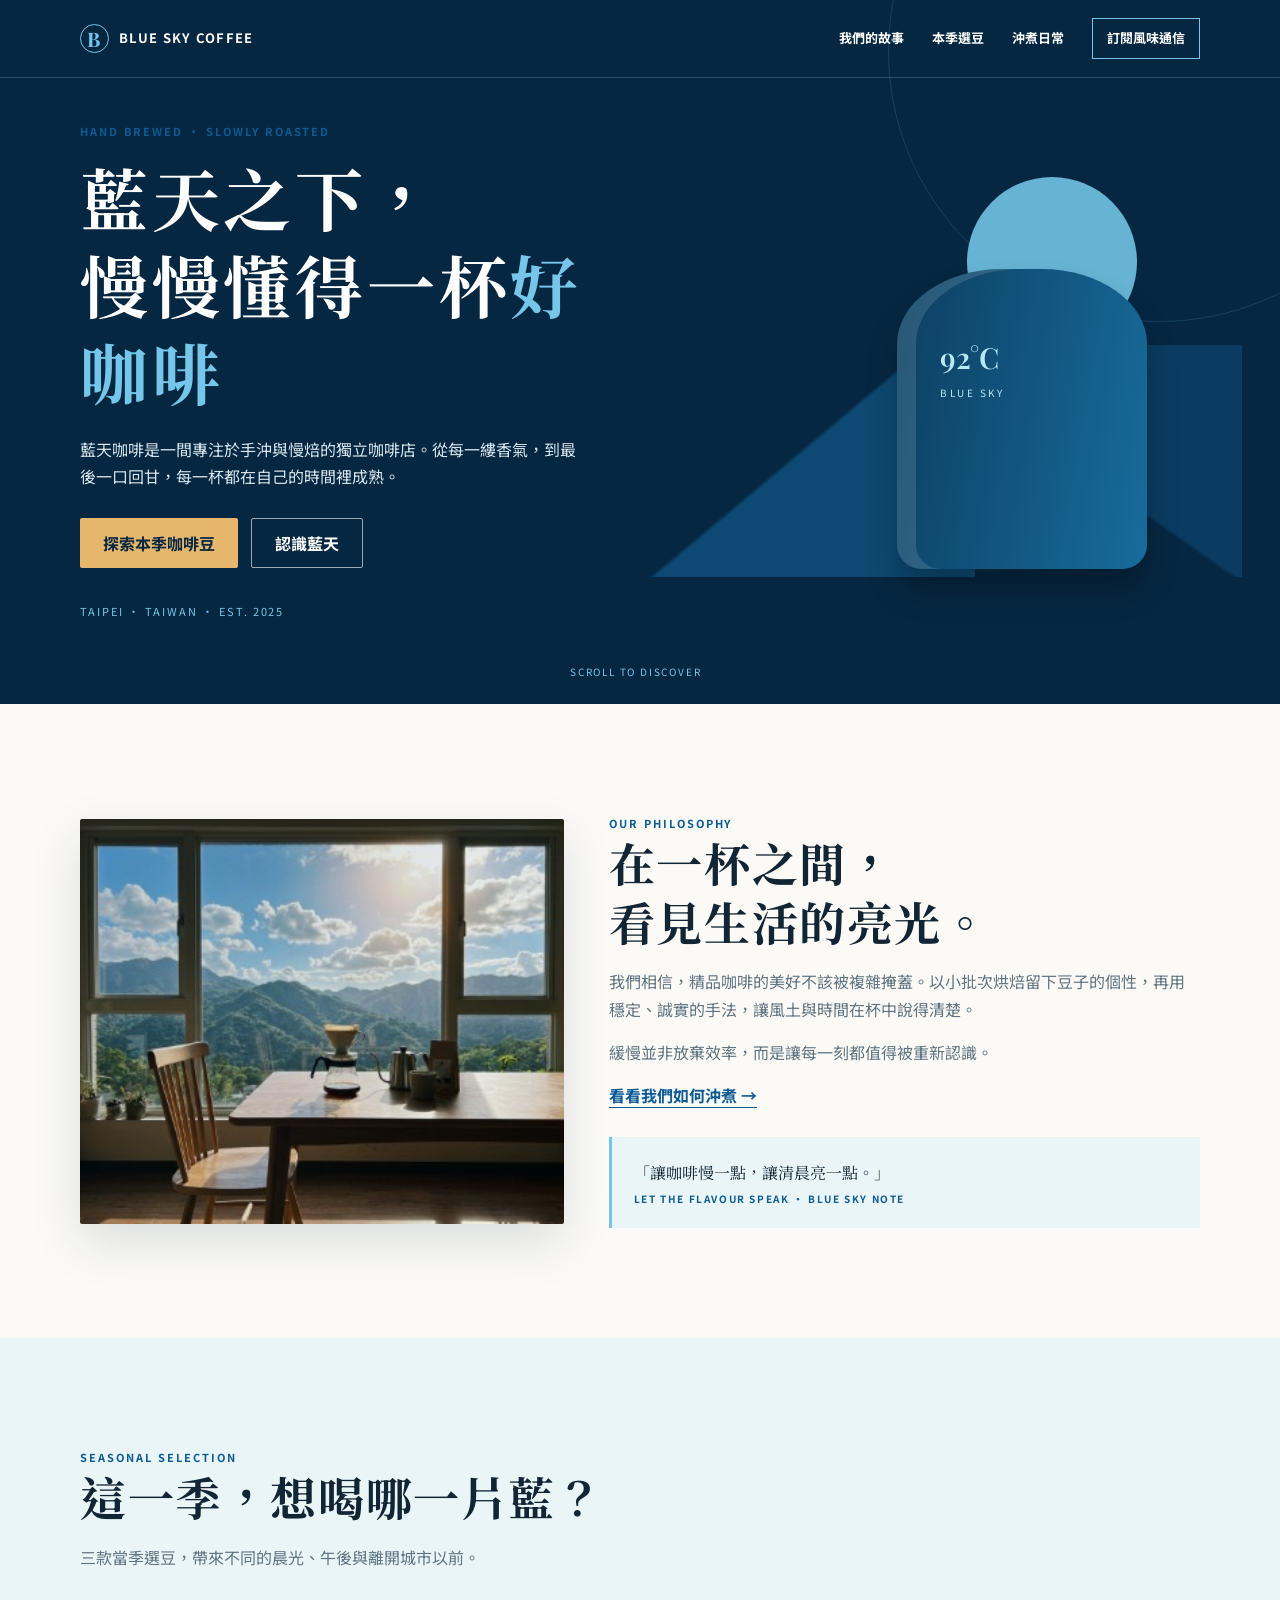
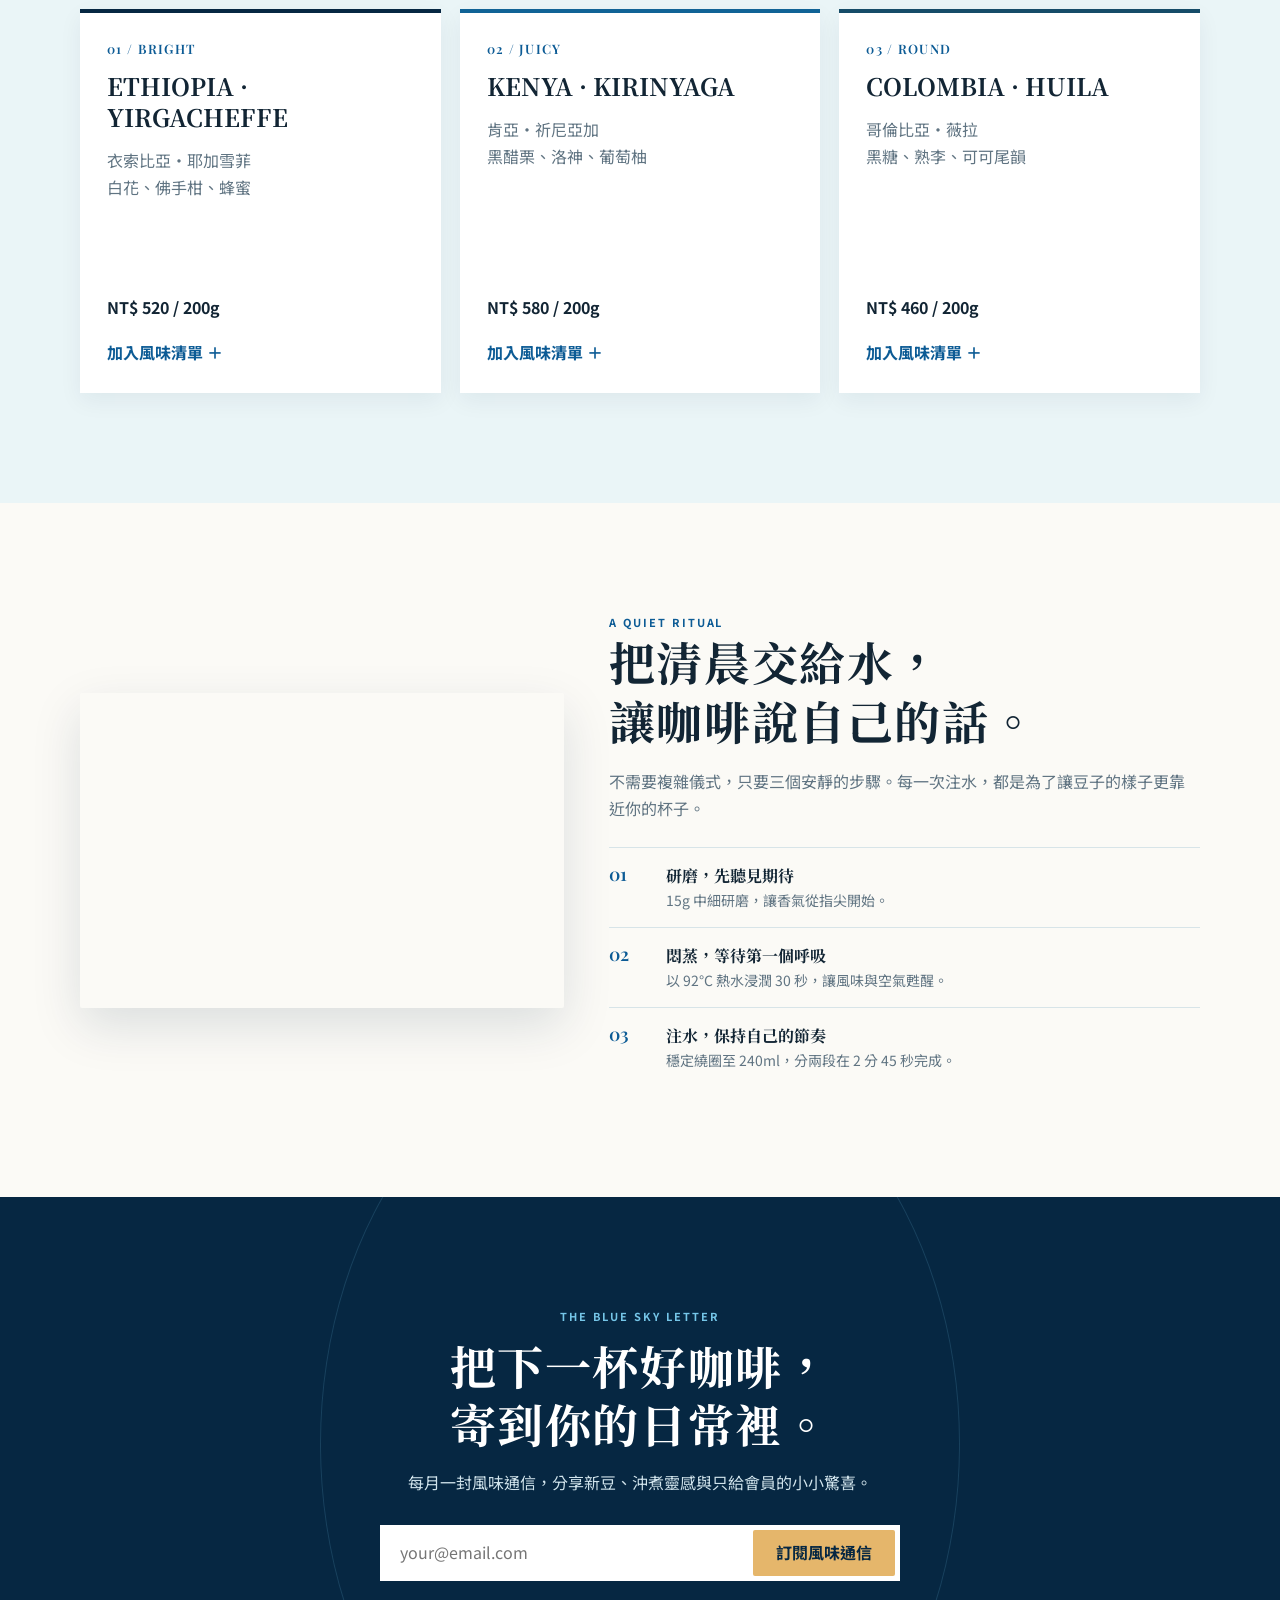
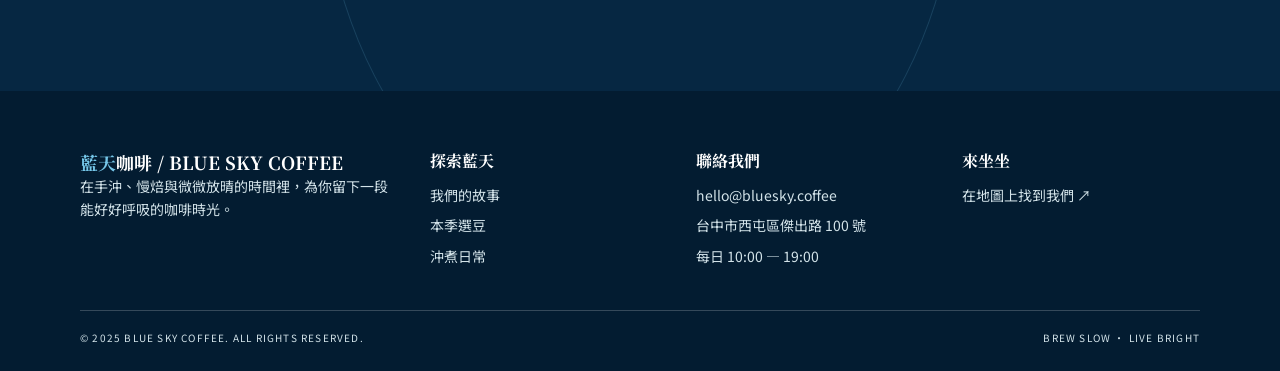
<file: test1/index.html>
<!doctype html>
<html lang="zh-Hant">
<head>
  <meta charset="UTF-8">
  <meta name="viewport" content="width=device-width, initial-scale=1.0">
  <meta name="description" content="藍天咖啡，以手沖、慢焙與真誠，為每一杯咖啡留下剛好的時間。">
  <title>藍天咖啡｜慢慢沖，慢慢懂</title>
  <link rel="preconnect" href="https://fonts.googleapis.com">
  <link rel="preconnect" href="https://fonts.gstatic.com" crossorigin>
  <link href="https://fonts.googleapis.com/css2?family=Noto+Sans+TC:wght@400;500;700&family=Noto+Serif+TC:wght@600;700;900&family=Playfair+Display:wght@600;700&display=swap" rel="stylesheet">
  <style>
    :root{--navy:#062742;--blue:#0c5b95;--sky:#75c6e8;--mist:#eaf5f7;--cream:#fbfaf6;--ink:#122534;--muted:#607482;--line:#d7e4e8;--sand:#e5b66b;--shadow:0 18px 50px rgba(6,39,66,.13)}
    *{box-sizing:border-box} html{scroll-behavior:smooth} body{margin:0;background:var(--cream);color:var(--ink);font:16px/1.7 'Noto Sans TC',sans-serif} a{color:inherit;text-decoration:none} button,input{font:inherit} button{cursor:pointer} .wrap{width:min(1120px,calc(100% - 48px));margin:auto}.eyebrow{font-size:11px;font-weight:700;letter-spacing:.18em;color:var(--blue)}h1,h2,h3,p{margin-top:0}h1,h2,h3{font-family:'Noto Serif TC',serif;line-height:1.28}h2{font-size:clamp(30px,4vw,46px);letter-spacing:.035em;margin-bottom:18px}.serif{font-family:'Playfair Display','Noto Serif TC',serif}.button{display:inline-flex;align-items:center;justify-content:center;min-height:50px;padding:0 23px;border:0;border-radius:2px;background:var(--sand);color:var(--navy);font-weight:700;transition:.25s}.button:hover{transform:translateY(-3px);filter:brightness(1.04)}.button.ghost{background:transparent;border:1px solid rgba(255,255,255,.6);color:white}.button.ghost:hover{background:white;color:var(--navy)}:focus-visible{outline:3px solid var(--sky);outline-offset:4px}
    header{height:78px;display:flex;align-items:center;position:absolute;z-index:5;top:0;width:100%;color:#fff;border-bottom:1px solid rgba(255,255,255,.18)}nav{display:flex;align-items:center;justify-content:space-between;gap:28px}.brand{display:flex;align-items:center;gap:10px;font-size:13px;letter-spacing:.1em;font-weight:700}.brand b{display:grid;place-items:center;width:29px;height:29px;border:1px solid var(--sky);border-radius:50%;font:700 20px 'Playfair Display',serif;color:var(--sky)}.nav-links{display:flex;gap:28px;align-items:center;font-size:13px;font-weight:700}.nav-links a:not(.nav-cta){padding:8px 0;border-bottom:1px solid transparent}.nav-links a:not(.nav-cta):hover{color:var(--sky);border-color:var(--sky)}.nav-cta{padding:8px 14px;border:1px solid var(--sky);color:#fff}.menu-toggle{display:none;background:transparent;border:0;color:white;font-size:23px}
    .hero{min-height:704px;padding:122px 0 72px;background:var(--navy);color:#fff;position:relative;overflow:hidden;display:grid;align-items:center}.hero:after{content:'';position:absolute;width:540px;height:540px;border:1px solid rgba(117,198,232,.16);border-radius:50%;right:-150px;top:-220px}.hero-grid{display:grid;grid-template-columns:1.02fr .98fr;gap:45px;align-items:center;position:relative;z-index:1}.hero h1{font-size:clamp(42px,5.5vw,68px);letter-spacing:.055em;margin:12px 0 22px}.hero h1 em{font-style:normal;color:var(--sky)}.hero-lede{max-width:510px;color:#d8e7ee;margin-bottom:28px}.hero-actions{display:flex;gap:13px;flex-wrap:wrap}.hero-meta{font-size:11px;letter-spacing:.18em;color:var(--sky);margin-top:34px}.hero-art{height:400px;position:relative}.sun{position:absolute;width:170px;height:170px;border-radius:50%;background:var(--sky);right:12%;top:0;opacity:.88}.mountain{position:absolute;right:-8%;bottom:0;width:115%;height:58%;background:linear-gradient(140deg,transparent 47%,#0d4972 48%) left,linear-gradient(35deg,transparent 49%,#0b3b60 50%) right;background-size:56% 100%;background-repeat:no-repeat}.coffee-vessel{position:absolute;right:10%;bottom:8px;width:250px;height:300px;background:linear-gradient(100deg,#0d3f61,#176c9c);border-radius:42% 42% 10% 10% / 25% 25% 8% 8%;box-shadow:inset 19px 0 0 rgba(255,255,255,.12),0 22px 30px rgba(0,0,0,.25)}.coffee-vessel:before{content:'92°C';position:absolute;left:43px;top:69px;color:#b7e9fb;font:600 29px 'Playfair Display',serif}.coffee-vessel:after{content:'BLUE SKY';position:absolute;left:43px;top:115px;color:#b7e9fb;font-size:10px;letter-spacing:.25em}.scroll{position:absolute;bottom:24px;left:calc(50% - 70px);font-size:10px;letter-spacing:.18em;color:var(--sky)}
    section{padding:110px 0}.split{display:grid;grid-template-columns:.9fr 1.1fr;gap:45px;align-items:center}.story-image{min-height:405px;background:linear-gradient(120deg,rgba(6,39,66,.2),rgba(6,39,66,.02)),url('hero.jpg') center/cover;border-radius:2px;box-shadow:var(--shadow)}.story-copy p,.brew-copy p{color:var(--muted)}.story-note{margin-top:28px;padding:22px;border-left:3px solid var(--sky);background:var(--mist);font-family:'Noto Serif TC',serif}.story-note small{display:block;margin-top:5px;font:700 10px 'Noto Sans TC';letter-spacing:.16em;color:var(--blue)}.text-link{font-weight:700;color:var(--blue);border-bottom:1px solid var(--blue)}
    .coffee{background:var(--mist)}.section-head{max-width:630px;margin-bottom:38px}.section-head p{color:var(--muted)}.coffee-grid{display:grid;grid-template-columns:repeat(3,1fr);gap:19px}.coffee-card{background:#fff;min-height:384px;padding:27px;display:flex;flex-direction:column;box-shadow:0 8px 22px rgba(6,39,66,.06);transition:.25s;border-top:4px solid var(--navy)}.coffee-card:nth-child(2){border-color:#106396}.coffee-card:nth-child(3){border-color:#164c68}.coffee-card:hover{transform:translateY(-8px);box-shadow:var(--shadow)}.coffee-no{font:600 13px 'Playfair Display';letter-spacing:.1em;color:var(--blue)}.coffee-card h3{font-size:24px;margin:14px 0}.flavour{color:var(--muted);margin-bottom:auto}.price{font-weight:700;margin:18px 0}.add-coffee{align-self:flex-start;border:0;background:none;padding:0;color:var(--blue);font-weight:700}
    .brew-frame{border:0;width:100%;height:315px;box-shadow:var(--shadow);border-radius:2px}.brew-steps{list-style:none;padding:0;margin:25px 0 0;counter-reset:steps}.brew-steps li{display:grid;grid-template-columns:42px 1fr;gap:15px;padding:14px 0;border-top:1px solid var(--line)}.brew-steps li:before{counter-increment:steps;content:'0' counter(steps);font:600 18px 'Playfair Display';color:var(--blue)}.brew-steps strong{display:block;font-family:'Noto Serif TC',serif}.brew-steps span{display:block;font-size:14px;color:var(--muted)}
    .visit{background:var(--navy);color:#fff;text-align:center;position:relative;overflow:hidden}.visit:before{content:'';position:absolute;inset:-170px 25%;border:1px solid rgba(117,198,232,.16);border-radius:50%}.visit .wrap{position:relative}.visit h2{max-width:700px;margin:10px auto 16px}.visit p{max-width:600px;margin:0 auto 28px;color:#d1e4ec}.subscribe{display:flex;max-width:520px;margin:auto;background:#fff;padding:5px}.subscribe input{border:0;min-width:0;flex:1;padding:0 15px;color:var(--ink);outline:0}.subscribe .button{min-height:46px;white-space:nowrap}
    footer{background:#031c31;color:#d3e3e9;padding:58px 0 25px;font-size:14px}footer .top{display:grid;grid-template-columns:1.35fr repeat(3,1fr);gap:28px}footer h3{font:700 16px 'Noto Serif TC';color:#fff;margin-bottom:12px}footer p{margin-bottom:7px}footer a:hover{color:var(--sky)}.footer-brand{font:700 18px 'Noto Serif TC';color:white}.footer-brand span{color:var(--sky)}.bottom{border-top:1px solid rgba(255,255,255,.2);margin-top:34px;padding-top:18px;display:flex;justify-content:space-between;gap:15px;font-size:10px;letter-spacing:.12em}
    .toast{position:fixed;z-index:10;right:22px;bottom:22px;background:var(--navy);color:white;padding:14px 19px;border-radius:3px;box-shadow:var(--shadow);transform:translateY(12px);opacity:0;pointer-events:none;transition:.25s}.toast.show{opacity:1;transform:none}.reveal{opacity:0;transform:translateY(18px);transition:.65s ease}.reveal.visible{opacity:1;transform:none}@media(max-width:820px){.menu-toggle{display:block}.nav-links{position:absolute;overflow:hidden;left:0;right:0;top:78px;max-height:0;background:#05233c;flex-direction:column;align-items:stretch;gap:0;transition:max-height .3s}.nav-links.open{max-height:300px;padding:10px 24px 18px}.nav-links a{padding:11px 0!important}.hero-grid,.split{grid-template-columns:1fr}.hero{padding-top:118px}.hero-art{height:300px;max-width:600px;width:100%;margin:auto}.story-image{min-height:300px;order:2}.coffee-grid{grid-template-columns:repeat(3,1fr)}.coffee-card{padding:20px;min-height:350px}footer .top{grid-template-columns:repeat(2,1fr)}}@media(max-width:560px){.wrap{width:calc(100% - 34px)}section{padding:76px 0}.hero{min-height:680px;padding-top:105px}.hero-art{height:245px}.coffee-vessel{width:185px;height:225px}.sun{width:120px;height:120px}.coffee-grid{grid-template-columns:1fr}.coffee-card{min-height:0}.brew-frame{height:310px}.subscribe{padding:4px}.subscribe input{padding:0 9px;font-size:14px}.subscribe .button{padding:0 12px;font-size:13px}.bottom{flex-direction:column}footer .top{grid-template-columns:1fr}.scroll{display:none}}@media(prefers-reduced-motion:reduce){html{scroll-behavior:auto}.reveal{opacity:1;transform:none;transition:none}}
  </style>
</head>
<body>
  <header id="top"><nav class="wrap" aria-label="主要導覽"><a class="brand" href="#top" aria-label="回到藍天咖啡首頁"><b>B</b> BLUE SKY COFFEE</a><button class="menu-toggle" aria-label="開啟導覽選單" aria-controls="navLinks" aria-expanded="false">☰</button><div class="nav-links" id="navLinks"><a href="#story">我們的故事</a><a href="#coffee">本季選豆</a><a href="#brew">沖煮日常</a><a class="nav-cta" href="#visit">訂閱風味通信</a></div></nav></header>
  <main>
    <section class="hero" aria-labelledby="heroTitle"><div class="wrap hero-grid"><div><div class="eyebrow">HAND BREWED · SLOWLY ROASTED</div><h1 id="heroTitle">藍天之下，<br>慢慢懂得一杯<em>好咖啡</em></h1><p class="hero-lede">藍天咖啡是一間專注於手沖與慢焙的獨立咖啡店。從每一縷香氣，到最後一口回甘，每一杯都在自己的時間裡成熟。</p><div class="hero-actions"><a class="button" href="#coffee">探索本季咖啡豆</a><a class="button ghost" href="#story">認識藍天</a></div><p class="hero-meta">TAIPEI · TAIWAN · EST. 2025</p></div><div class="hero-art" aria-hidden="true"><div class="sun"></div><div class="mountain"></div><div class="coffee-vessel"></div></div></div><div class="scroll">SCROLL TO DISCOVER</div></section>
    <section id="story" class="reveal"><div class="wrap split"><div class="story-image" role="img" aria-label="一杯手沖咖啡與咖啡豆"></div><div class="story-copy"><div class="eyebrow">OUR PHILOSOPHY</div><h2>在一杯之間，<br>看見生活的亮光。</h2><p>我們相信，精品咖啡的美好不該被複雜掩蓋。以小批次烘焙留下豆子的個性，再用穩定、誠實的手法，讓風土與時間在杯中說得清楚。</p><p>緩慢並非放棄效率，而是讓每一刻都值得被重新認識。</p><a class="text-link" href="#brew">看看我們如何沖煮 →</a><aside class="story-note">「讓咖啡慢一點，讓清晨亮一點。」<small>LET THE FLAVOUR SPEAK · BLUE SKY NOTE</small></aside></div></div></section>
    <section id="coffee" class="coffee"><div class="wrap"><div class="section-head reveal"><div class="eyebrow">SEASONAL SELECTION</div><h2>這一季，想喝哪一片藍？</h2><p>三款當季選豆，帶來不同的晨光、午後與離開城市以前。</p></div><div class="coffee-grid"><article class="coffee-card reveal"><span class="coffee-no">01 / BRIGHT</span><h3>ETHIOPIA · YIRGACHEFFE</h3><p class="flavour">衣索比亞・耶加雪菲<br>白花、佛手柑、蜂蜜</p><div class="price">NT$ 520 / 200g</div><button class="add-coffee" data-coffee="衣索比亞・耶加雪菲">加入風味清單 ＋</button></article><article class="coffee-card reveal"><span class="coffee-no">02 / JUICY</span><h3>KENYA · KIRINYAGA</h3><p class="flavour">肯亞・祈尼亞加<br>黑醋栗、洛神、葡萄柚</p><div class="price">NT$ 580 / 200g</div><button class="add-coffee" data-coffee="肯亞・祈尼亞加">加入風味清單 ＋</button></article><article class="coffee-card reveal"><span class="coffee-no">03 / ROUND</span><h3>COLOMBIA · HUILA</h3><p class="flavour">哥倫比亞・薇拉<br>黑糖、熟李、可可尾韻</p><div class="price">NT$ 460 / 200g</div><button class="add-coffee" data-coffee="哥倫比亞・薇拉">加入風味清單 ＋</button></article></div></div></section>
    <section id="brew" class="reveal"><div class="wrap split"><iframe class="brew-frame" src="https://www.youtube.com/embed/MOYa4EBntI" title="藍天咖啡沖煮日常" allowfullscreen></iframe><div class="brew-copy"><div class="eyebrow">A QUIET RITUAL</div><h2>把清晨交給水，<br>讓咖啡說自己的話。</h2><p>不需要複雜儀式，只要三個安靜的步驟。每一次注水，都是為了讓豆子的樣子更靠近你的杯子。</p><ol class="brew-steps"><li><div><strong>研磨，先聽見期待</strong><span>15g 中細研磨，讓香氣從指尖開始。</span></div></li><li><div><strong>悶蒸，等待第一個呼吸</strong><span>以 92°C 熱水浸潤 30 秒，讓風味與空氣甦醒。</span></div></li><li><div><strong>注水，保持自己的節奏</strong><span>穩定繞圈至 240ml，分兩段在 2 分 45 秒完成。</span></div></li></ol></div></div></section>
    <section id="visit" class="visit"><div class="wrap reveal"><div class="eyebrow" style="color:var(--sky)">THE BLUE SKY LETTER</div><h2>把下一杯好咖啡，<br>寄到你的日常裡。</h2><p>每月一封風味通信，分享新豆、沖煮靈感與只給會員的小小驚喜。</p><form id="subscribeForm" class="subscribe"><input type="email" aria-label="電子郵件地址" placeholder="your@email.com" required><button class="button" type="submit">訂閱風味通信</button></form></div></section>
  </main>
  <footer><div class="wrap"><div class="top"><div><div class="footer-brand"><span>藍天</span>咖啡 / BLUE SKY COFFEE</div><p>在手沖、慢焙與微微放晴的時間裡，為你留下一段能好好呼吸的咖啡時光。</p></div><div><h3>探索藍天</h3><p><a href="#story">我們的故事</a></p><p><a href="#coffee">本季選豆</a></p><p><a href="#brew">沖煮日常</a></p></div><div><h3>聯絡我們</h3><p><a href="mailto:hello@bluesky.coffee">hello@bluesky.coffee</a></p><p>台中市西屯區傑出路 100 號</p><p>每日 10:00 — 19:00</p></div><div><h3>來坐坐</h3><p><a href="https://www.google.com/maps/search/?api=1&query=台中市西屯區傑出路100號" target="_blank" rel="noreferrer">在地圖上找到我們 ↗</a></p></div></div><div class="bottom"><span>© 2025 BLUE SKY COFFEE. ALL RIGHTS RESERVED.</span><span>BREW SLOW · LIVE BRIGHT</span></div></div></footer>
  <div class="toast" role="status" aria-live="polite"></div>
  <script>
    const toggle=document.querySelector('.menu-toggle'),links=document.querySelector('.nav-links'),toast=document.querySelector('.toast');
    toggle.addEventListener('click',()=>{const open=links.classList.toggle('open');toggle.setAttribute('aria-expanded',open);toggle.textContent=open?'×':'☰';});
    links.querySelectorAll('a').forEach(a=>a.addEventListener('click',()=>{links.classList.remove('open');toggle.setAttribute('aria-expanded','false');toggle.textContent='☰';}));
    let timer;function showToast(message){toast.textContent=message;toast.classList.add('show');clearTimeout(timer);timer=setTimeout(()=>toast.classList.remove('show'),2600)}
    document.querySelectorAll('[data-coffee]').forEach(button=>button.addEventListener('click',()=>showToast(`已將「${button.dataset.coffee}」加入你的風味清單。`)));
    document.querySelector('#subscribeForm').addEventListener('submit',event=>{event.preventDefault();const input=event.currentTarget.querySelector('input');if(input.checkValidity()){showToast('謝謝訂閱！下一封風味通信很快抵達。');event.currentTarget.reset();}else{input.reportValidity();}});
    const reveal=document.querySelectorAll('.reveal');if('IntersectionObserver' in window&&!matchMedia('(prefers-reduced-motion: reduce)').matches){const observer=new IntersectionObserver(entries=>entries.forEach(entry=>{if(entry.isIntersecting){entry.target.classList.add('visible');observer.unobserve(entry.target)}}),{threshold:.12});reveal.forEach(item=>observer.observe(item));}else reveal.forEach(item=>item.classList.add('visible'));
  </script>
</body>
</html>
</file>
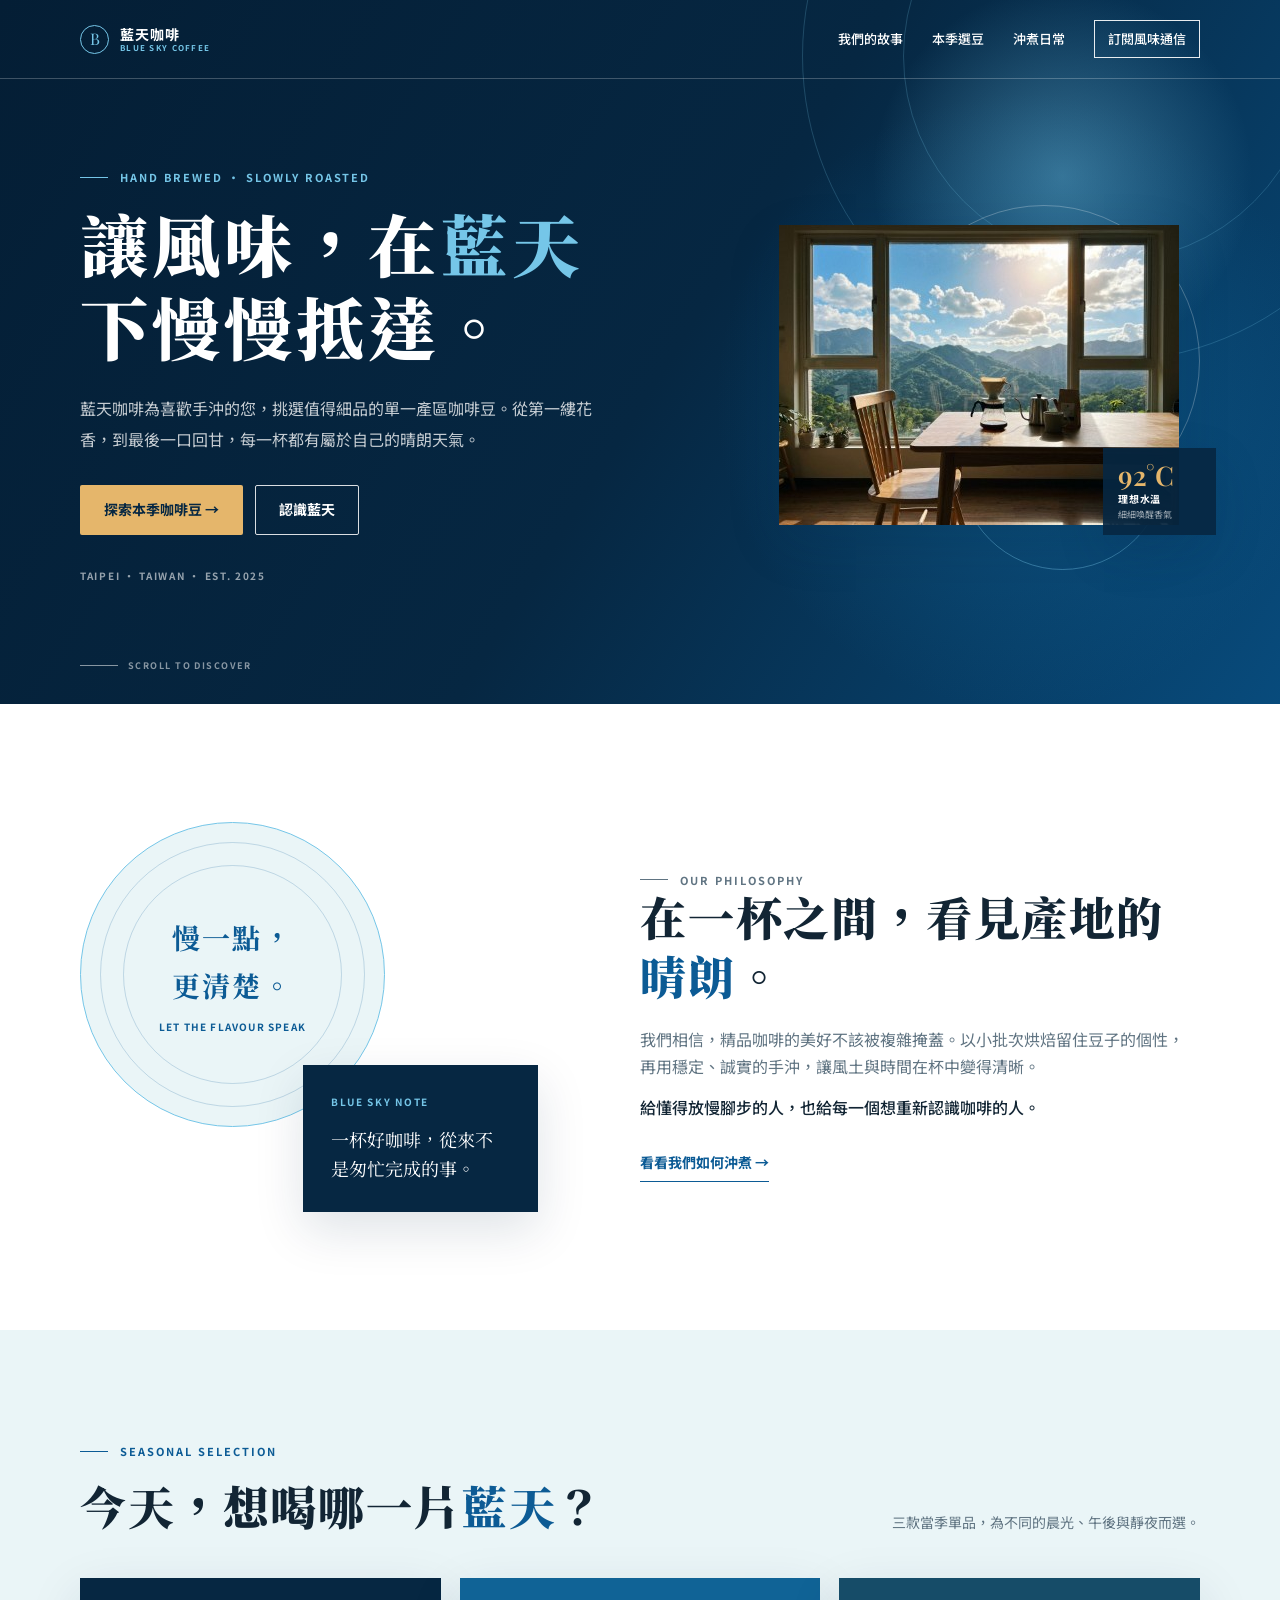
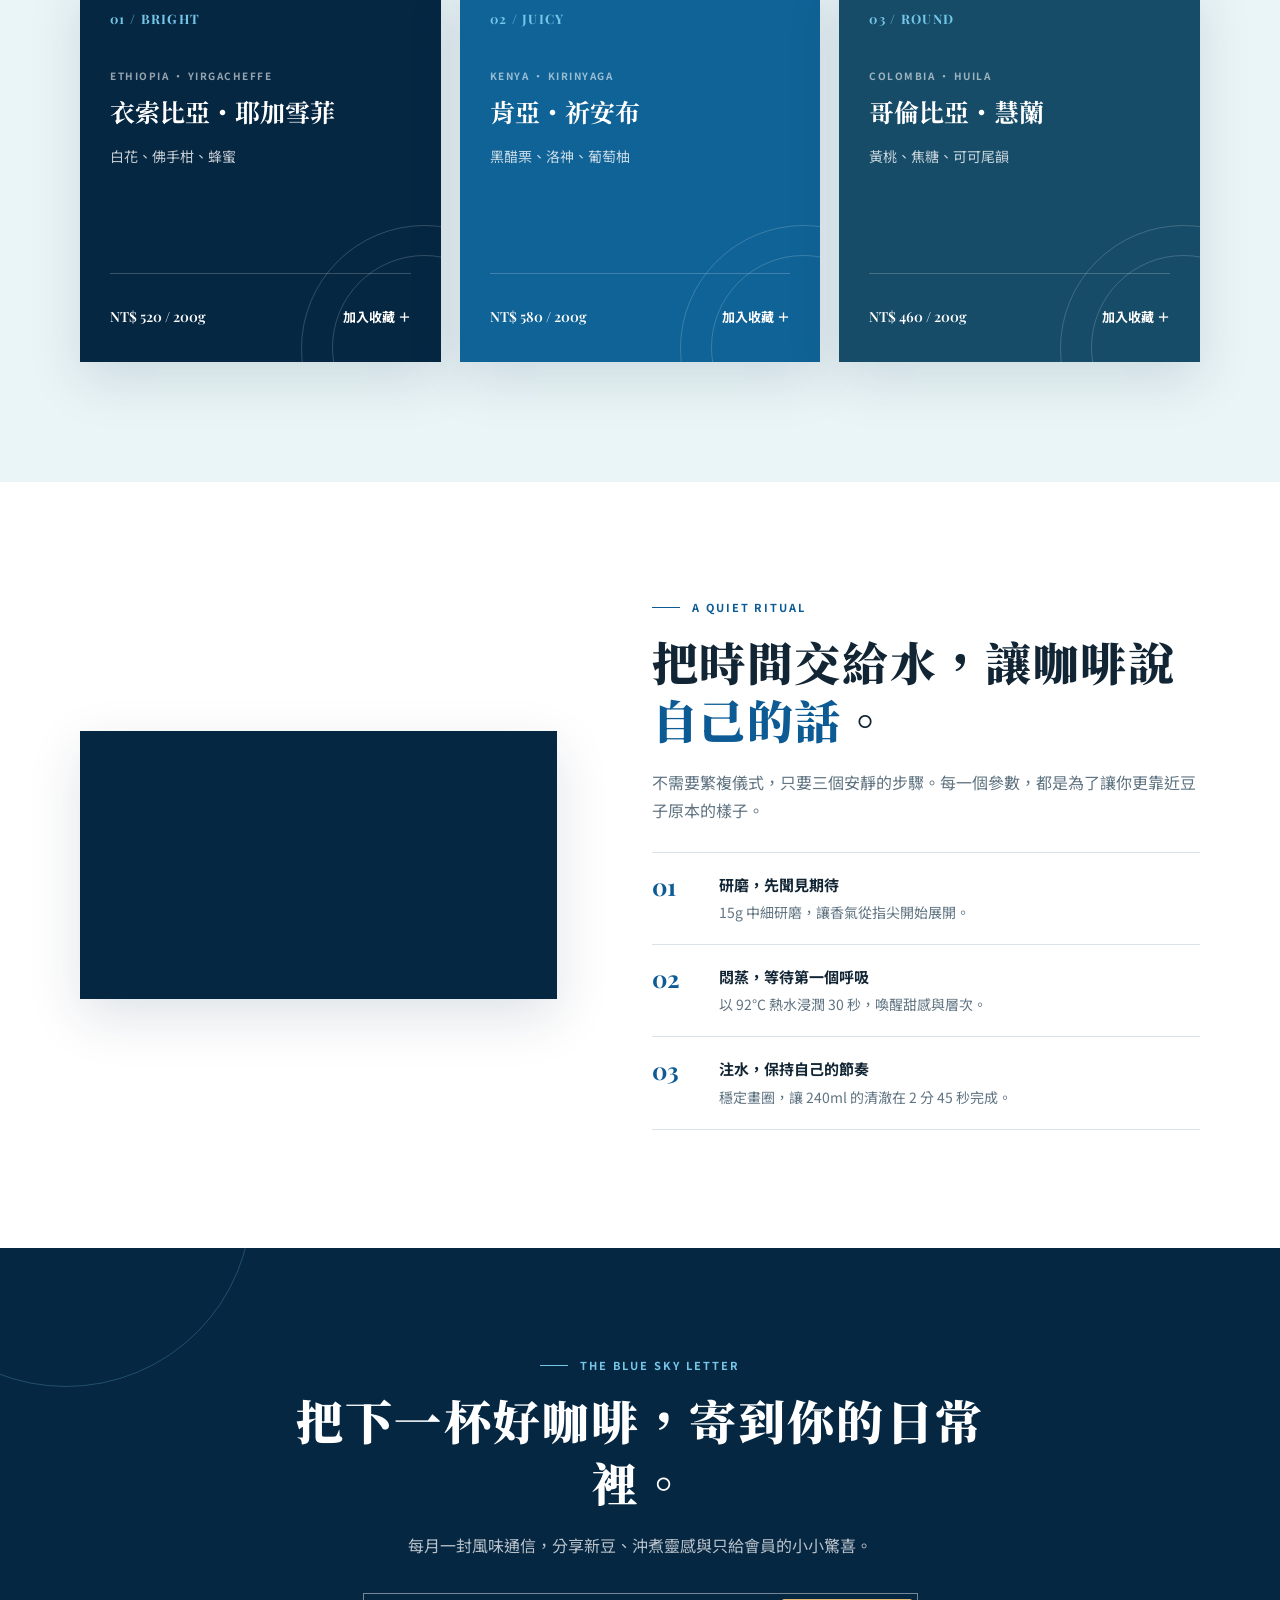
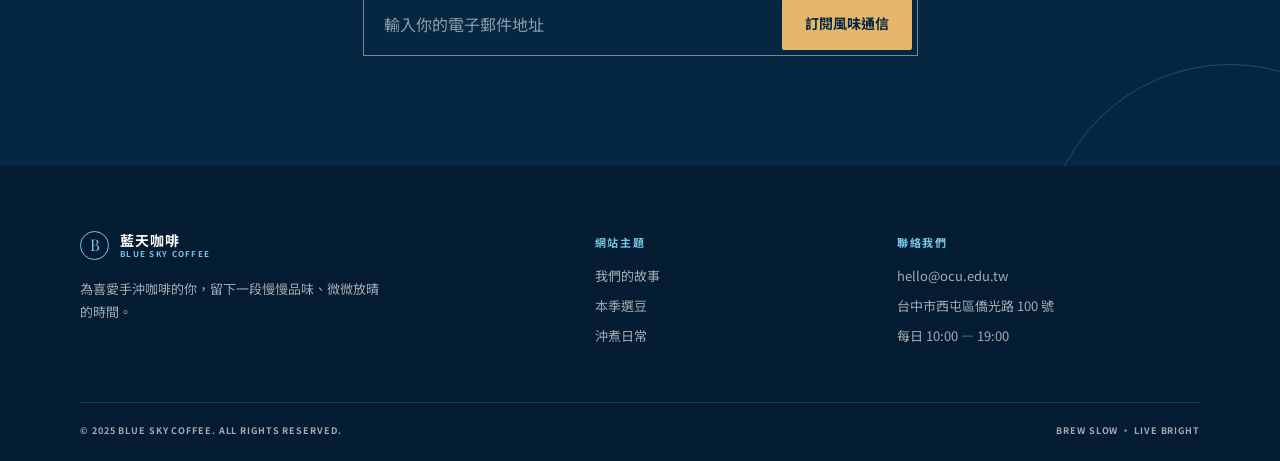
<file: test2/index.html>
<!DOCTYPE html>
<html lang="zh-Hant">
<head>
  <meta charset="UTF-8">
  <meta name="viewport" content="width=device-width, initial-scale=1.0">
  <title>藍天咖啡｜讓風味，慢慢抵達</title>
  <meta name="description" content="藍天咖啡，為手沖咖啡愛好者挑選當季精品咖啡豆，讓每一杯都清澈、明亮、值得細品。">
  <link rel="preconnect" href="https://fonts.googleapis.com">
  <link rel="preconnect" href="https://fonts.gstatic.com" crossorigin>
  <link href="https://fonts.googleapis.com/css2?family=Noto+Sans+TC:wght@400;500;600;700&family=Noto+Serif+TC:wght@600;700;900&family=Playfair+Display:wght@600;700&display=swap" rel="stylesheet">
  <style>
    :root {
      --navy: #062742;
      --blue: #0c5b95;
      --sky: #75c6e8;
      --mist: #eaf5f7;
      --cream: #fbfaf6;
      --ink: #122534;
      --muted: #607482;
      --line: #d7e4e8;
      --sand: #e5b66b;
      --shadow: 0 18px 50px rgba(6, 39, 66, .13);
    }

    * { box-sizing: border-box; }
    html { scroll-behavior: smooth; }
    body {
      margin: 0;
      color: var(--ink);
      background: var(--cream);
      font-family: "Noto Sans TC", sans-serif;
      font-size: 16px;
      line-height: 1.7;
      -webkit-font-smoothing: antialiased;
    }
    a { color: inherit; text-decoration: none; }
    button, input { font: inherit; }
    button { cursor: pointer; }
    img { display: block; max-width: 100%; }
    :focus-visible { outline: 3px solid var(--sky); outline-offset: 4px; }

    .wrap { width: min(1120px, calc(100% - 48px)); margin: 0 auto; }
    .eyebrow {
      display: flex;
      align-items: center;
      gap: 12px;
      margin: 0 0 17px;
      color: var(--blue);
      font-size: 11px;
      font-weight: 700;
      letter-spacing: .18em;
      line-height: 1.35;
    }
    .eyebrow::before { width: 28px; height: 1px; background: currentColor; content: ""; }
    .section-title {
      margin: 0;
      font-family: "Noto Serif TC", serif;
      font-size: clamp(30px, 4vw, 46px);
      font-weight: 900;
      letter-spacing: .035em;
      line-height: 1.28;
    }
    .blue-word { color: var(--blue); }
    .sky-text { color: var(--sky); }
    .section-copy { margin: 20px 0 0; color: var(--muted); }
    .text-link {
      display: inline-block;
      margin-top: 29px;
      padding-bottom: 7px;
      border-bottom: 1px solid var(--blue);
      color: var(--blue);
      font-size: 14px;
      font-weight: 700;
      transition: color .2s ease, letter-spacing .2s ease;
    }
    .text-link:hover { color: var(--navy); letter-spacing: .04em; }

    /* Header */
    .site-header {
      position: absolute;
      z-index: 10;
      top: 0;
      left: 0;
      width: 100%;
      border-bottom: 1px solid rgba(255,255,255,.23);
      color: #fff;
    }
    .nav-bar {
      display: flex;
      align-items: center;
      justify-content: space-between;
      min-height: 78px;
    }
    .brand { display: inline-flex; align-items: center; gap: 11px; min-width: max-content; }
    .brand-mark {
      display: grid;
      width: 29px;
      height: 29px;
      place-items: center;
      border: 1px solid var(--sky);
      border-radius: 50%;
      color: var(--sky);
      font-family: "Playfair Display", serif;
      font-size: 16px;
      line-height: 1;
    }
    .brand-name { display: grid; gap: 0; font-size: 13px; font-weight: 600; letter-spacing: .08em; line-height: 1.3; }
    .brand-name strong { font-size: 14px; letter-spacing: .08em; }
    .brand-name small { color: var(--sky); font-size: 8px; font-weight: 700; letter-spacing: .16em; }
    .nav-links { display: flex; align-items: center; gap: 29px; list-style: none; margin: 0; padding: 0; }
    .nav-links a { position: relative; display: inline-block; padding: 8px 0; font-size: 13px; font-weight: 500; }
    .nav-links a:not(.nav-cta)::after {
      position: absolute;
      right: 0;
      bottom: 2px;
      width: 0;
      height: 1px;
      background: var(--sky);
      content: "";
      transition: width .25s ease;
    }
    .nav-links a:not(.nav-cta):hover::after { right: auto; left: 0; width: 100%; }
    .nav-links .nav-cta { padding: 7px 13px; border: 1px solid rgba(255,255,255,.9); transition: color .2s ease, background .2s ease; }
    .nav-links .nav-cta:hover { color: var(--navy); background: #fff; }
    .menu-toggle { display: none; border: 0; background: transparent; color: #fff; font-size: 26px; line-height: 1; }

    /* Hero */
    .hero {
      position: relative;
      isolation: isolate;
      display: grid;
      min-height: 704px;
      overflow: hidden;
      color: #fff;
      background:
        radial-gradient(circle at 83% 25%, rgba(117,198,232,.42), transparent 16%),
        radial-gradient(circle at 80% 57%, rgba(16,99,150,.52), transparent 28%),
        linear-gradient(122deg, #041e35 0%, var(--navy) 52%, #084b7c 100%);
    }
    .hero::before, .hero::after { position: absolute; z-index: -1; border: 1px solid rgba(117,198,232,.22); border-radius: 50%; content: ""; }
    .hero::before { width: 610px; height: 610px; top: -250px; right: -134px; }
    .hero::after { width: 410px; height: 410px; top: -150px; right: -35px; }
    .hero-inner { display: grid; grid-template-columns: 1.02fr .98fr; gap: 45px; align-items: center; width: min(1120px, calc(100% - 48px)); margin: 0 auto; padding: 122px 0 72px; }
    .hero .eyebrow { color: var(--sky); }
    .hero-title { max-width: 650px; margin: 0; font-family: "Noto Serif TC", serif; font-size: clamp(42px, 5.5vw, 68px); font-weight: 900; letter-spacing: .06em; line-height: 1.22; }
    .hero-lede { max-width: 535px; margin: 26px 0 0; color: rgba(255,255,255,.77); font-size: 16px; line-height: 1.9; }
    .hero-actions { display: flex; flex-wrap: wrap; gap: 12px; margin-top: 31px; }
    .button {
      display: inline-flex;
      align-items: center;
      justify-content: center;
      min-height: 50px;
      padding: 12px 23px;
      border: 1px solid transparent;
      border-radius: 2px;
      font-size: 14px;
      font-weight: 700;
      transition: transform .2s ease, box-shadow .2s ease, color .2s ease, background .2s ease;
    }
    .button:hover { transform: translateY(-2px); box-shadow: 0 9px 20px rgba(0,0,0,.15); }
    .button-primary { color: var(--navy); background: var(--sand); }
    .button-secondary { border-color: rgba(255,255,255,.85); color: #fff; background: transparent; }
    .button-secondary:hover { color: var(--navy); background: #fff; }
    .hero-place { margin: 32px 0 0; color: rgba(255,255,255,.58); font-size: 10px; font-weight: 700; letter-spacing: .17em; }
    .scroll-hint { position: absolute; bottom: 31px; left: max(24px, calc((100% - 1120px) / 2)); display: flex; align-items: center; gap: 10px; color: rgba(255,255,255,.52); font-size: 9px; font-weight: 700; letter-spacing: .16em; }
    .scroll-hint::before { width: 38px; height: 1px; background: currentColor; content: ""; }
    .hero-art { position: relative; justify-self: end; width: min(100%, 450px); padding: 21px 21px 25px 0; }
    .hero-art::before { position: absolute; top: 1px; right: 0; width: 310px; height: 310px; border: 1px solid rgba(255,255,255,.26); border-radius: 50%; content: ""; }
    .hero-art::after { position: absolute; right: 34px; bottom: -20px; width: 205px; height: 205px; border: 1px solid rgba(117,198,232,.4); border-radius: 50%; content: ""; }
    .hero-photo { position: relative; z-index: 1; width: 400px; height: 300px; margin-left: auto; object-fit: cover; box-shadow: var(--shadow); }
    .art-note { position: absolute; z-index: 2; right: -16px; bottom: 15px; display: grid; width: 113px; gap: 1px; padding: 14px 15px; color: #fff; background: rgba(6,39,66,.91); box-shadow: var(--shadow); }
    .art-note strong { color: var(--sand); font-family: "Playfair Display", serif; font-size: 27px; font-weight: 600; line-height: 1; }
    .art-note span { font-size: 10px; font-weight: 700; letter-spacing: .08em; }
    .art-note small { color: rgba(255,255,255,.64); font-size: 9px; line-height: 1.45; }

    /* Story */
    .story { padding: 118px 0; background: #fff; }
    .story-grid { display: grid; grid-template-columns: .9fr 1.1fr; gap: clamp(45px, 8vw, 105px); align-items: center; }
    .story-visual { position: relative; min-height: 390px; }
    .story-disc { position: absolute; top: 0; left: 0; display: grid; width: 305px; height: 305px; place-content: center; border: 1px solid var(--sky); border-radius: 50%; color: var(--blue); text-align: center; background: var(--mist); }
    .story-disc::before, .story-disc::after { position: absolute; border: 1px solid rgba(12,91,149,.2); border-radius: 50%; content: ""; }
    .story-disc::before { inset: 19px; }
    .story-disc::after { inset: 42px; }
    .story-disc b { position: relative; z-index: 1; font-family: "Noto Serif TC", serif; font-size: 28px; letter-spacing: .08em; }
    .story-disc span { position: relative; z-index: 1; margin-top: 8px; font-size: 10px; font-weight: 700; letter-spacing: .12em; }
    .story-card { position: absolute; right: 0; bottom: 0; width: 235px; padding: 28px; color: #fff; background: var(--navy); box-shadow: var(--shadow); }
    .story-card .card-label { display: block; color: var(--sky); font-size: 10px; font-weight: 700; letter-spacing: .17em; }
    .story-card p { margin: 15px 0 0; font-family: "Noto Serif TC", serif; font-size: 18px; line-height: 1.65; }
    .story-copy p { max-width: 570px; margin: 21px 0 0; color: var(--muted); }
    .story-copy p + p { margin-top: 14px; color: var(--ink); font-weight: 500; }

    /* Coffee */
    .coffee { padding: 114px 0 120px; background: var(--mist); }
    .section-heading { display: flex; align-items: end; justify-content: space-between; gap: 30px; margin-bottom: 43px; }
    .section-heading .section-copy { max-width: 310px; margin: 0; font-size: 14px; }
    .coffee-grid { display: grid; grid-template-columns: repeat(3, 1fr); gap: 19px; }
    .coffee-card { position: relative; display: flex; flex-direction: column; min-height: 384px; overflow: hidden; padding: 30px; color: #fff; background: var(--navy); box-shadow: var(--shadow); }
    .coffee-card:nth-child(2) { background: #106396; }
    .coffee-card:nth-child(3) { background: #164c68; }
    .coffee-card::before, .coffee-card::after { position: absolute; border: 1px solid rgba(255,255,255,.18); border-radius: 50%; content: ""; }
    .coffee-card::before { width: 245px; height: 245px; right: -107px; bottom: -110px; }
    .coffee-card::after { width: 183px; height: 183px; right: -76px; bottom: -78px; }
    .coffee-card > * { position: relative; z-index: 1; }
    .coffee-number { color: var(--sky); font-family: "Playfair Display", serif; font-size: 13px; font-weight: 700; letter-spacing: .1em; }
    .coffee-origin { margin-top: 37px; color: rgba(255,255,255,.58); font-size: 10px; font-weight: 700; letter-spacing: .15em; }
    .coffee-name { margin: 9px 0 0; font-family: "Noto Serif TC", serif; font-size: 25px; font-weight: 700; line-height: 1.45; }
    .coffee-taste { margin: 16px 0 0; color: rgba(255,255,255,.77); font-size: 14px; }
    .coffee-footer { display: flex; align-items: center; justify-content: space-between; gap: 10px; margin-top: auto; padding-top: 28px; border-top: 1px solid rgba(255,255,255,.2); }
    .coffee-price { font-family: "Playfair Display", serif; font-size: 14px; font-weight: 600; white-space: nowrap; }
    .collect-button { padding: 4px 0; border: 0; color: #fff; background: transparent; font-size: 13px; font-weight: 700; white-space: nowrap; transition: color .2s ease; }
    .collect-button:hover { color: var(--sand); }

    /* Brew */
    .brew { padding: 118px 0; background: #fff; }
    .brew-grid { display: grid; grid-template-columns: .93fr 1.07fr; gap: clamp(45px, 8vw, 95px); align-items: center; }
    .video-frame { position: relative; overflow: hidden; aspect-ratio: 560 / 315; background: var(--navy); box-shadow: var(--shadow); }
    .video-frame iframe { width: 100%; height: 100%; border: 0; }
    .brew-copy .section-copy { margin-bottom: 28px; }
    .brew-steps { list-style: none; margin: 0; padding: 0; border-top: 1px solid var(--line); }
    .brew-steps li { display: grid; grid-template-columns: 55px 1fr; gap: 12px; padding: 19px 0; border-bottom: 1px solid var(--line); }
    .step-number { color: var(--blue); font-family: "Playfair Display", serif; font-size: 24px; font-weight: 700; line-height: 1.2; }
    .step-content strong { display: block; font-size: 15px; }
    .step-content p { margin: 4px 0 0; color: var(--muted); font-size: 14px; }

    /* Subscribe and footer */
    .visit { position: relative; overflow: hidden; padding: 110px 0; color: #fff; text-align: center; background: var(--navy); }
    .visit::before, .visit::after { position: absolute; width: 370px; height: 370px; border: 1px solid rgba(117,198,232,.25); border-radius: 50%; content: ""; }
    .visit::before { top: -233px; left: -120px; }
    .visit::after { right: -136px; bottom: -270px; }
    .visit-inner { position: relative; z-index: 1; max-width: 700px; margin: 0 auto; }
    .visit .eyebrow { justify-content: center; color: var(--sky); }
    .visit-title { margin: 0; font-family: "Noto Serif TC", serif; font-size: clamp(30px, 4.5vw, 47px); font-weight: 900; letter-spacing: .045em; line-height: 1.3; }
    .visit-copy { max-width: 490px; margin: 20px auto 0; color: rgba(255,255,255,.72); }
    .subscribe-form { display: flex; max-width: 555px; margin: 34px auto 0; padding: 5px; border: 1px solid rgba(255,255,255,.45); }
    .subscribe-form input { min-width: 0; flex: 1; padding: 12px 15px; border: 0; outline: 0; color: #fff; background: transparent; }
    .subscribe-form input::placeholder { color: rgba(255,255,255,.54); }
    .subscribe-form .button { flex: 0 0 auto; min-height: 48px; border: 0; }
    .site-footer { padding: 65px 0 23px; color: rgba(255,255,255,.63); background: #031c31; }
    .footer-grid { display: grid; grid-template-columns: 1.5fr .8fr 1fr; gap: 60px; }
    .footer-brand .brand { color: #fff; }
    .footer-brand p { max-width: 300px; margin: 17px 0 0; font-size: 13px; line-height: 1.8; }
    .footer-title { margin: 2px 0 13px; color: var(--sky); font-size: 11px; font-weight: 700; letter-spacing: .16em; }
    .footer-links { display: grid; gap: 8px; list-style: none; margin: 0; padding: 0; font-size: 13px; }
    .footer-links a:hover { color: #fff; }
    .footer-bottom { display: flex; justify-content: space-between; gap: 20px; margin-top: 55px; padding-top: 20px; border-top: 1px solid rgba(255,255,255,.13); font-size: 9px; font-weight: 700; letter-spacing: .1em; }

    /* Motion */
    .reveal { opacity: 0; transform: translateY(18px); transition: opacity .65s ease, transform .65s ease; }
    .reveal.visible { opacity: 1; transform: none; }
    .toast { position: fixed; z-index: 30; right: 22px; bottom: 22px; max-width: min(360px, calc(100% - 44px)); padding: 14px 18px; border-left: 3px solid var(--sand); color: #fff; background: var(--navy); box-shadow: var(--shadow); opacity: 0; pointer-events: none; transform: translateY(12px); transition: opacity .25s ease, transform .25s ease; }
    .toast.show { opacity: 1; transform: translateY(0); }

    @media (max-width: 820px) {
      .nav-bar { position: relative; }
      .menu-toggle { display: block; }
      .nav-links { position: absolute; top: 78px; left: -24px; right: -24px; display: grid; gap: 0; max-height: 0; overflow: hidden; padding: 0 24px; background: #05233c; transition: max-height .3s ease, padding .3s ease; }
      .nav-links.open { max-height: 300px; padding-top: 11px; padding-bottom: 16px; }
      .nav-links a { display: block; padding: 10px 0; }
      .nav-links .nav-cta { display: inline-block; margin-top: 6px; padding: 8px 12px; }
      .hero { min-height: 710px; }
      .hero-inner { grid-template-columns: 1fr; gap: 18px; padding-top: 118px; }
      .hero-art { width: min(100%, 510px); margin: 0 auto; padding-top: 0; justify-self: center; transform: scale(.72); transform-origin: top center; height: 245px; }
      .scroll-hint { display: none; }
      .story-grid, .brew-grid { grid-template-columns: 1fr; }
      .story-visual { max-width: 450px; width: 100%; margin: 0 auto; }
      .coffee-grid { grid-template-columns: repeat(2, 1fr); }
      .coffee-card:nth-child(3) { grid-column: span 2; }
      .footer-grid { grid-template-columns: 1fr 1fr; gap: 38px; }
      .footer-brand { grid-column: span 2; }
    }

    @media (max-width: 560px) {
      .wrap, .hero-inner { width: calc(100% - 34px); }
      .brand-name { font-size: 12px; }
      .hero { min-height: 680px; }
      .hero-inner { padding-top: 109px; padding-bottom: 37px; }
      .hero-title { font-size: 40px; }
      .hero-lede { margin-top: 19px; font-size: 14px; line-height: 1.85; }
      .hero-actions { margin-top: 24px; }
      .hero-place { margin-top: 22px; }
      .hero-art { height: 203px; transform: scale(.62); }
      .art-note { display: none; }
      .story, .coffee, .brew, .visit { padding-top: 76px; padding-bottom: 76px; }
      .story-visual { min-height: 330px; }
      .story-disc { width: 245px; height: 245px; }
      .story-disc b { font-size: 23px; }
      .story-card { width: 185px; padding: 21px; }
      .story-card p { font-size: 15px; }
      .section-heading { display: block; margin-bottom: 31px; }
      .section-heading .section-copy { margin-top: 15px; }
      .coffee-grid { grid-template-columns: 1fr; }
      .coffee-card, .coffee-card:nth-child(3) { grid-column: auto; min-height: 330px; }
      .video-frame { min-height: 200px; }
      .subscribe-form { display: grid; gap: 7px; padding: 0; border: 0; }
      .subscribe-form input { width: 100%; min-height: 51px; border: 1px solid rgba(255,255,255,.45); }
      .subscribe-form .button { width: 100%; }
      .footer-grid { grid-template-columns: 1fr; gap: 31px; }
      .footer-brand { grid-column: auto; }
      .footer-bottom { display: grid; gap: 9px; margin-top: 39px; line-height: 1.6; }
    }

    @media (prefers-reduced-motion: reduce) {
      html { scroll-behavior: auto; }
      *, *::before, *::after { transition-duration: .01ms !important; animation-duration: .01ms !important; animation-iteration-count: 1 !important; }
      .reveal { opacity: 1; transform: none; }
    }
  </style>
</head>
<body>
  <header class="site-header" id="top">
    <nav class="nav-bar wrap" aria-label="主要導覽">
      <a class="brand" href="#top" aria-label="回到藍天咖啡首頁">
        <span class="brand-mark" aria-hidden="true">B</span>
        <span class="brand-name"><strong>藍天咖啡</strong> <small>BLUE SKY COFFEE</small></span>
      </a>
      <button class="menu-toggle" type="button" aria-controls="navLinks" aria-expanded="false" aria-label="開啟導覽選單">☰</button>
      <ul class="nav-links" id="navLinks">
        <li><a href="#story">我們的故事</a></li>
        <li><a href="#coffee">本季選豆</a></li>
        <li><a href="#brew">沖煮日常</a></li>
        <li><a class="nav-cta" href="#visit">訂閱風味通信</a></li>
      </ul>
    </nav>
  </header>

  <main>
    <section class="hero" aria-labelledby="heroTitle">
      <div class="hero-inner">
        <div class="hero-content reveal">
          <p class="eyebrow">HAND BREWED · SLOWLY ROASTED</p>
          <h1 class="hero-title" id="heroTitle">讓風味，在<span class="sky-text">藍天</span>下慢慢抵達。</h1>
          <p class="hero-lede">藍天咖啡為喜歡手沖的您，挑選值得細品的單一產區咖啡豆。從第一縷花香，到最後一口回甘，每一杯都有屬於自己的晴朗天氣。</p>
          <div class="hero-actions">
            <a class="button button-primary" href="#coffee">探索本季咖啡豆 →</a>
            <a class="button button-secondary" href="#story">認識藍天</a>
          </div>
          <p class="hero-place">TAIPEI · TAIWAN · EST. 2025</p>
        </div>
        <div class="hero-art reveal" aria-hidden="true">
          <img class="hero-photo" src="images/hero.png" width="400" height="300" alt="藍天咖啡手沖主視覺" onerror="this.onerror=null;this.src='images/hero.jpg';">
          <div class="art-note" aria-hidden="true"><strong>92°C</strong><span>理想水溫</span><small>細細喚醒香氣</small></div>
        </div>
      </div>
      <span class="scroll-hint" aria-hidden="true">SCROLL TO DISCOVER</span>
    </section>

    <section class="story" id="story" aria-labelledby="storyTitle">
      <div class="wrap story-grid">
        <div class="story-visual reveal" aria-hidden="true">
          <div class="story-disc"><b>慢一點，<br>更清楚。</b><span>LET THE FLAVOUR SPEAK</span></div>
          <div class="story-card"><span class="card-label">BLUE SKY NOTE</span><p>一杯好咖啡，從來不是匆忙完成的事。</p></div>
        </div>
        <div class="story-copy reveal">
          <p class="eyebrow">OUR PHILOSOPHY</p>
          <h2 class="section-title" id="storyTitle">在一杯之間，看見產地的<span class="blue-word">晴朗</span>。</h2>
          <p>我們相信，精品咖啡的美好不該被複雜掩蓋。以小批次烘焙留住豆子的個性，再用穩定、誠實的手沖，讓風土與時間在杯中變得清晰。</p>
          <p>給懂得放慢腳步的人，也給每一個想重新認識咖啡的人。</p>
          <a class="text-link" href="#brew">看看我們如何沖煮 →</a>
        </div>
      </div>
    </section>

    <section class="coffee" id="coffee" aria-labelledby="coffeeTitle">
      <div class="wrap">
        <div class="section-heading reveal">
          <div>
            <p class="eyebrow">SEASONAL SELECTION</p>
            <h2 class="section-title" id="coffeeTitle">今天，想喝哪一片<span class="blue-word">藍天</span>？</h2>
          </div>
          <p class="section-copy">三款當季單品，為不同的晨光、午後與靜夜而選。</p>
        </div>
        <div class="coffee-grid">
          <article class="coffee-card reveal">
            <span class="coffee-number">01 / BRIGHT</span>
            <span class="coffee-origin">ETHIOPIA · YIRGACHEFFE</span>
            <h3 class="coffee-name">衣索比亞・耶加雪菲</h3>
            <p class="coffee-taste">白花、佛手柑、蜂蜜</p>
            <div class="coffee-footer"><span class="coffee-price">NT$ 520 / 200g</span><button class="collect-button" type="button" data-coffee="衣索比亞・耶加雪菲" aria-label="將衣索比亞・耶加雪菲加入收藏">加入收藏 ＋</button></div>
          </article>
          <article class="coffee-card reveal">
            <span class="coffee-number">02 / JUICY</span>
            <span class="coffee-origin">KENYA · KIRINYAGA</span>
            <h3 class="coffee-name">肯亞・祈安布</h3>
            <p class="coffee-taste">黑醋栗、洛神、葡萄柚</p>
            <div class="coffee-footer"><span class="coffee-price">NT$ 580 / 200g</span><button class="collect-button" type="button" data-coffee="肯亞・祈安布" aria-label="將肯亞・祈安布加入收藏">加入收藏 ＋</button></div>
          </article>
          <article class="coffee-card reveal">
            <span class="coffee-number">03 / ROUND</span>
            <span class="coffee-origin">COLOMBIA · HUILA</span>
            <h3 class="coffee-name">哥倫比亞・慧蘭</h3>
            <p class="coffee-taste">黃桃、焦糖、可可尾韻</p>
            <div class="coffee-footer"><span class="coffee-price">NT$ 460 / 200g</span><button class="collect-button" type="button" data-coffee="哥倫比亞・慧蘭" aria-label="將哥倫比亞・慧蘭加入收藏">加入收藏 ＋</button></div>
          </article>
        </div>
      </div>
    </section>

    <section class="brew" id="brew" aria-labelledby="brewTitle">
      <div class="wrap brew-grid">
        <div class="video-frame reveal">
          <iframe width="560" height="315" src="https://www.youtube.com/embed/hMOYa4EBntI" title="藍天咖啡手沖日常影片" allow="accelerometer; autoplay; clipboard-write; encrypted-media; gyroscope; picture-in-picture; web-share" allowfullscreen></iframe>
        </div>
        <div class="brew-copy reveal">
          <p class="eyebrow">A QUIET RITUAL</p>
          <h2 class="section-title" id="brewTitle">把時間交給水，讓咖啡說<span class="blue-word">自己的話</span>。</h2>
          <p class="section-copy">不需要繁複儀式，只要三個安靜的步驟。每一個參數，都是為了讓你更靠近豆子原本的樣子。</p>
          <ol class="brew-steps">
            <li><span class="step-number">01</span><div class="step-content"><strong>研磨，先聞見期待</strong><p>15g 中細研磨，讓香氣從指尖開始展開。</p></div></li>
            <li><span class="step-number">02</span><div class="step-content"><strong>悶蒸，等待第一個呼吸</strong><p>以 92°C 熱水浸潤 30 秒，喚醒甜感與層次。</p></div></li>
            <li><span class="step-number">03</span><div class="step-content"><strong>注水，保持自己的節奏</strong><p>穩定畫圈，讓 240ml 的清澈在 2 分 45 秒完成。</p></div></li>
          </ol>
        </div>
      </div>
    </section>

    <section class="visit" id="visit" aria-labelledby="visitTitle">
      <div class="wrap visit-inner reveal">
        <p class="eyebrow">THE BLUE SKY LETTER</p>
        <h2 class="visit-title" id="visitTitle">把下一杯好咖啡，寄到你的日常裡。</h2>
        <p class="visit-copy">每月一封風味通信，分享新豆、沖煮靈感與只給會員的小小驚喜。</p>
        <form class="subscribe-form" id="subscribeForm">
          <input type="email" aria-label="電子郵件地址" placeholder="輸入你的電子郵件地址" required>
          <button class="button button-primary" type="submit">訂閱風味通信</button>
        </form>
      </div>
    </section>
  </main>

  <footer class="site-footer">
    <div class="wrap">
      <div class="footer-grid">
        <div class="footer-brand">
          <a class="brand" href="#top" aria-label="回到藍天咖啡首頁">
            <span class="brand-mark" aria-hidden="true">B</span>
            <span class="brand-name"><strong>藍天咖啡</strong> <small>BLUE SKY COFFEE</small></span>
          </a>
          <p>為喜愛手沖咖啡的你，留下一段慢慢品味、微微放晴的時間。</p>
        </div>
        <div>
          <p class="footer-title">網站主題</p>
          <ul class="footer-links">
            <li><a href="#story">我們的故事</a></li>
            <li><a href="#coffee">本季選豆</a></li>
            <li><a href="#brew">沖煮日常</a></li>
          </ul>
        </div>
        <div>
          <p class="footer-title">聯絡我們</p>
          <ul class="footer-links">
            <li><a href="mailto:hello@ocu.edu.tw">hello@ocu.edu.tw</a></li>
            <li><a href="https://www.google.com/maps/search/?api=1&amp;query=%E5%83%91%E5%85%89%E7%A7%91%E6%8A%80%E5%A4%A7%E5%AD%B8" target="_blank" rel="noopener noreferrer">台中市西屯區僑光路 100 號</a></li>
            <li><span>每日 10:00 — 19:00</span></li>
          </ul>
        </div>
      </div>
      <div class="footer-bottom">
        <span>© 2025 BLUE SKY COFFEE. ALL RIGHTS RESERVED.</span>
        <span>BREW SLOW · LIVE BRIGHT</span>
      </div>
    </div>
  </footer>

  <div class="toast" id="toast" role="status" aria-live="polite"></div>

  <script>
    const menuToggle = document.querySelector('.menu-toggle');
    const navLinks = document.querySelector('.nav-links');
    const toast = document.querySelector('#toast');
    let toastTimer;

    function closeMenu() {
      navLinks.classList.remove('open');
      menuToggle.setAttribute('aria-expanded', 'false');
      menuToggle.setAttribute('aria-label', '開啟導覽選單');
      menuToggle.textContent = '☰';
    }

    menuToggle.addEventListener('click', () => {
      const isOpen = navLinks.classList.toggle('open');
      menuToggle.setAttribute('aria-expanded', String(isOpen));
      menuToggle.setAttribute('aria-label', isOpen ? '關閉導覽選單' : '開啟導覽選單');
      menuToggle.textContent = isOpen ? '×' : '☰';
    });

    navLinks.querySelectorAll('a').forEach(link => link.addEventListener('click', closeMenu));

    function showToast(message) {
      window.clearTimeout(toastTimer);
      toast.textContent = message;
      toast.classList.add('show');
      toastTimer = window.setTimeout(() => toast.classList.remove('show'), 2600);
    }

    document.querySelectorAll('[data-coffee]').forEach(button => {
      button.addEventListener('click', () => showToast(`已將「${button.dataset.coffee}」加入你的收藏。`));
    });

    document.querySelector('#subscribeForm').addEventListener('submit', event => {
      event.preventDefault();
      if (!event.currentTarget.checkValidity()) return;
      event.currentTarget.reset();
      showToast('謝謝訂閱，下一封晴朗的風味通信即將寄出。');
    });

    const prefersReducedMotion = window.matchMedia('(prefers-reduced-motion: reduce)').matches;
    const reveals = document.querySelectorAll('.reveal');
    if (prefersReducedMotion || !('IntersectionObserver' in window)) {
      reveals.forEach(element => element.classList.add('visible'));
    } else {
      const observer = new IntersectionObserver(entries => {
        entries.forEach(entry => {
          if (entry.isIntersecting) {
            entry.target.classList.add('visible');
            observer.unobserve(entry.target);
          }
        });
      }, { threshold: .12 });
      reveals.forEach(element => observer.observe(element));
    }
  </script>
</body>
</html>
</file>
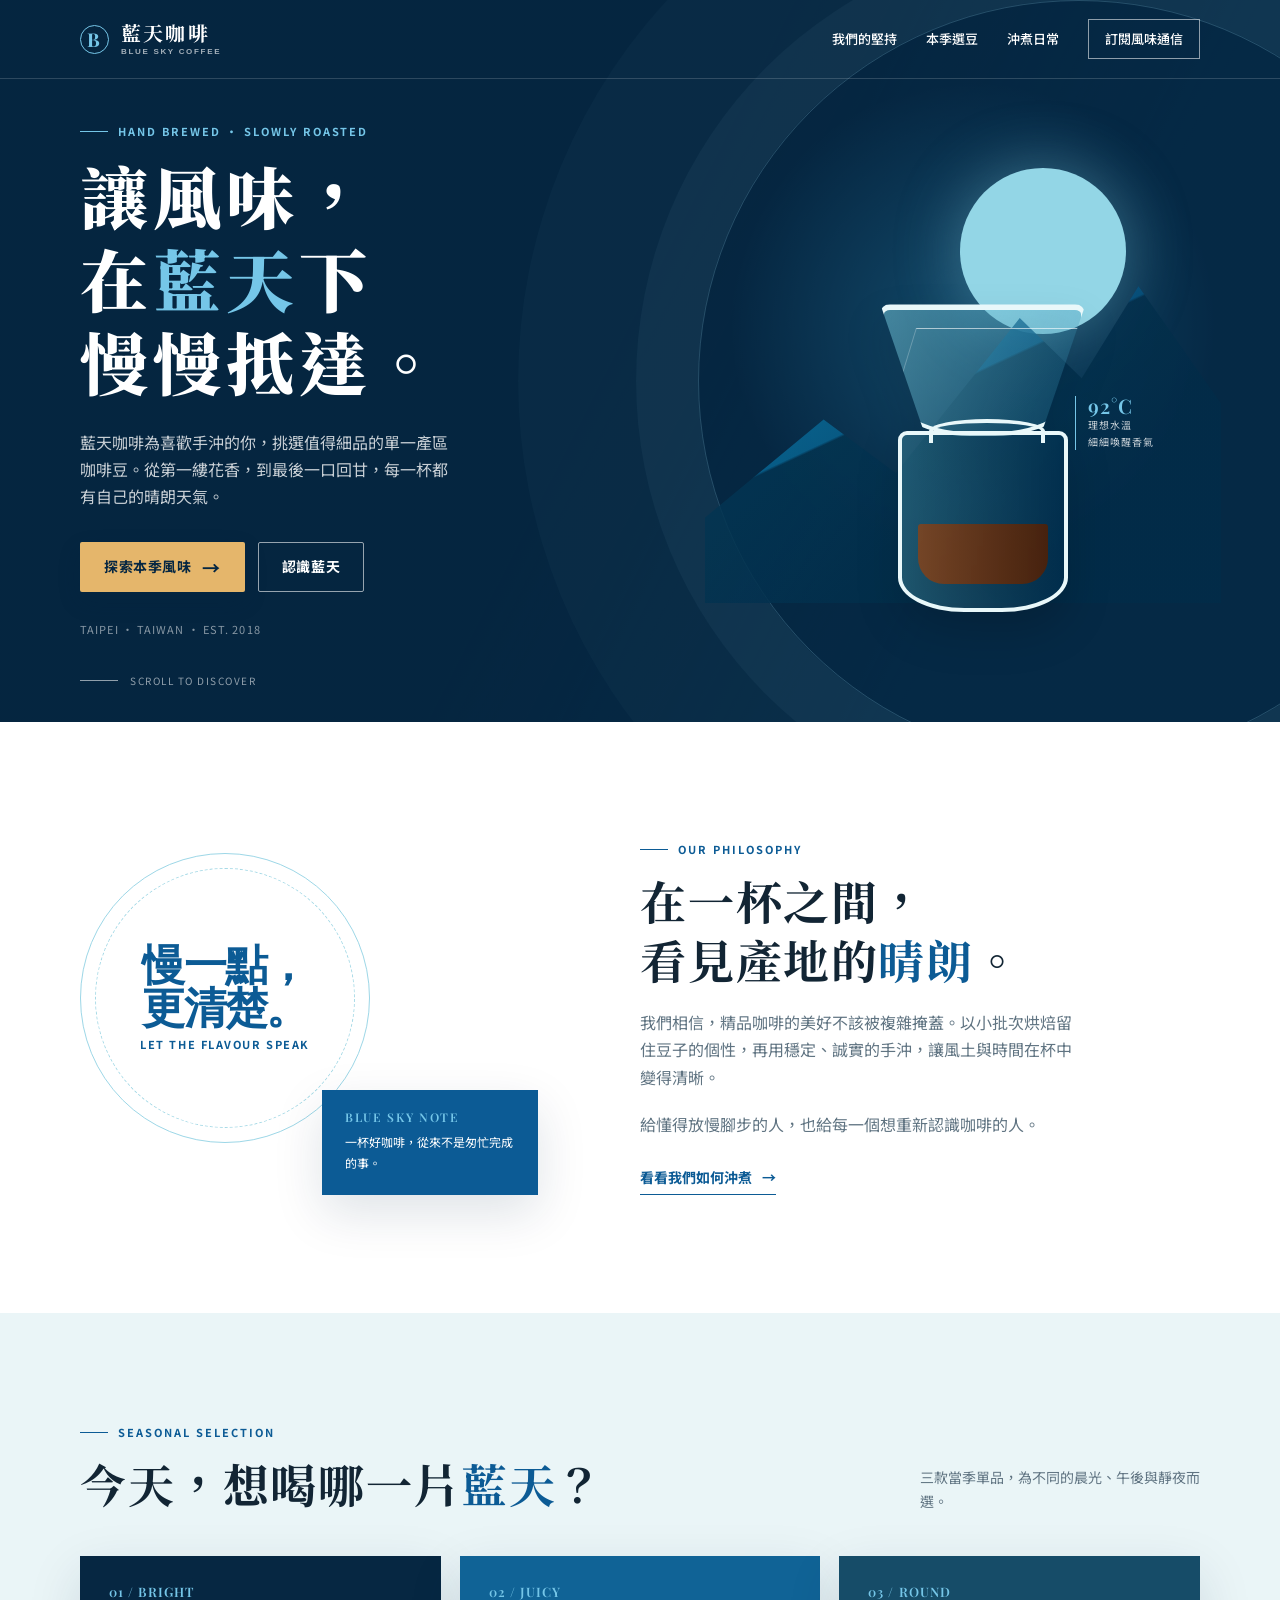
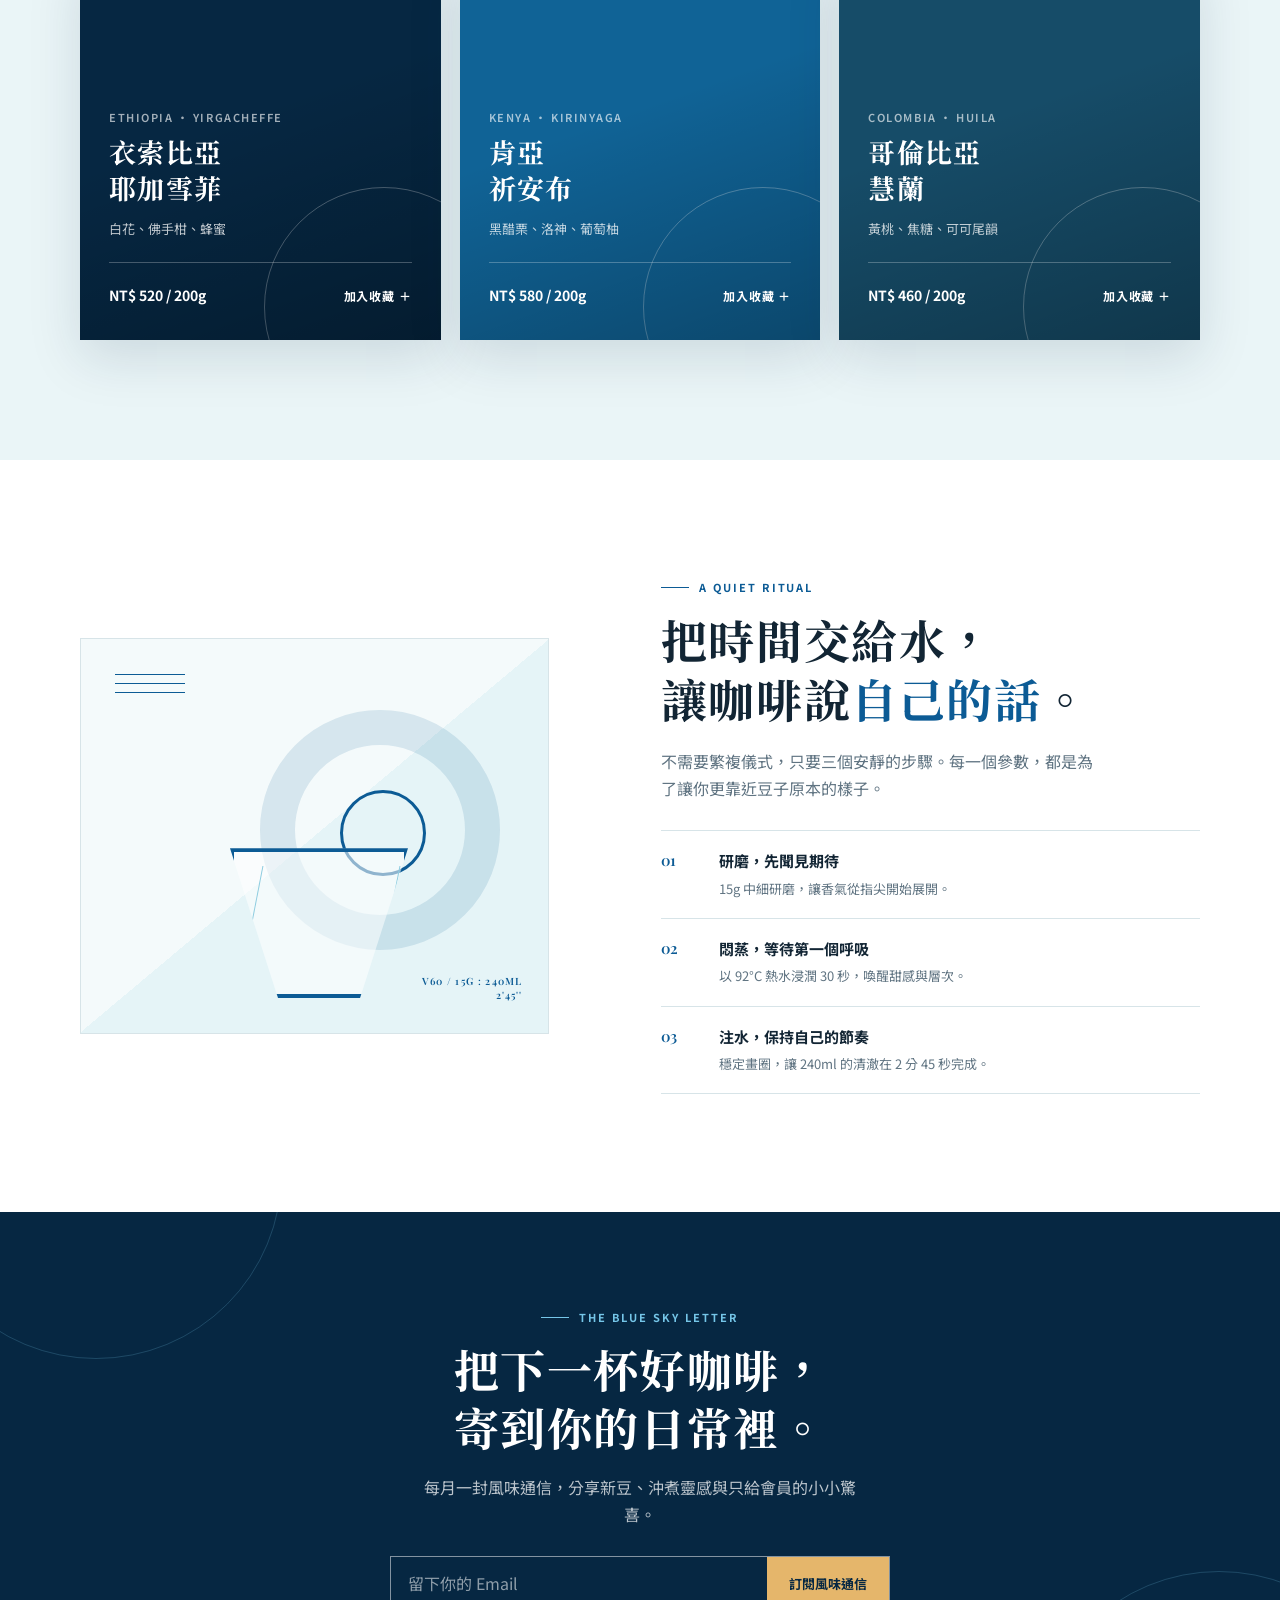
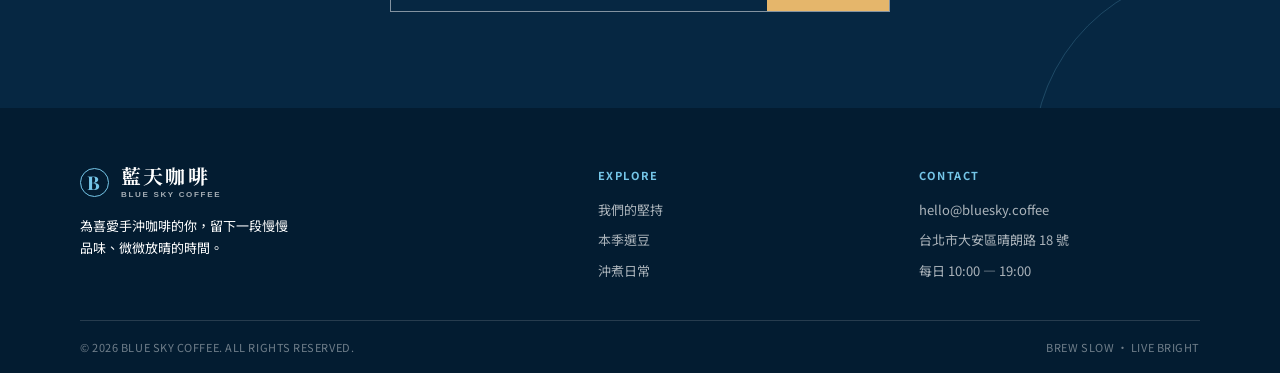
<file: test3/index.html>
<!DOCTYPE html>
<html lang="zh-Hant">
<head>
  <meta charset="UTF-8">
  <meta name="viewport" content="width=device-width, initial-scale=1.0">
  <meta name="description" content="藍天咖啡，為手沖咖啡愛好者挑選當季精品咖啡豆，讓每一杯都清澈、明亮、值得細品。">
  <title>藍天咖啡｜讓風味，慢慢抵達</title>
  <link rel="preconnect" href="https://fonts.googleapis.com">
  <link rel="preconnect" href="https://fonts.gstatic.com" crossorigin>
  <link href="https://fonts.googleapis.com/css2?family=Noto+Sans+TC:wght@400;500;600;700&family=Noto+Serif+TC:wght@500;600;700;900&family=Playfair+Display:ital,wght@0,600;0,700;1,600&display=swap" rel="stylesheet">
  <style>
    :root {
      --navy: #062742;
      --blue: #0c5b95;
      --sky: #75c6e8;
      --mist: #eaf5f7;
      --cream: #fbfaf6;
      --ink: #122534;
      --muted: #607482;
      --line: #d7e4e8;
      --sand: #e5b66b;
      --shadow: 0 18px 50px rgba(6, 39, 66, .13);
    }

    * { box-sizing: border-box; }
    html { scroll-behavior: smooth; }
    body {
      margin: 0;
      color: var(--ink);
      background: var(--cream);
      font-family: "Noto Sans TC", sans-serif;
      font-size: 16px;
      line-height: 1.7;
      -webkit-font-smoothing: antialiased;
    }

    a { color: inherit; text-decoration: none; }
    button, input { font: inherit; }
    button { cursor: pointer; }
    .wrap { width: min(1120px, calc(100% - 48px)); margin: 0 auto; }
    .serif { font-family: "Noto Serif TC", serif; }
    .eyebrow {
      display: flex;
      align-items: center;
      gap: 10px;
      margin: 0 0 13px;
      color: var(--blue);
      font-size: 11px;
      font-weight: 700;
      letter-spacing: .18em;
    }
    .eyebrow::before { content: ""; width: 28px; height: 1px; background: currentColor; }
    .section-title {
      margin: 0;
      font: 700 clamp(30px, 4vw, 46px)/1.28 "Noto Serif TC", serif;
      letter-spacing: .035em;
    }
    .section-title em { color: var(--blue); font-style: normal; }
    .section-copy { max-width: 48ch; margin: 20px 0 0; color: var(--muted); }
    .button {
      display: inline-flex;
      align-items: center;
      justify-content: center;
      gap: 11px;
      min-height: 50px;
      padding: 12px 23px;
      border: 1px solid transparent;
      border-radius: 2px;
      font-size: 14px;
      font-weight: 700;
      letter-spacing: .04em;
      transition: transform .22s ease, box-shadow .22s ease, background .22s ease;
    }
    .button:hover { transform: translateY(-2px); }
    .button:focus-visible, a:focus-visible, input:focus-visible { outline: 3px solid var(--sky); outline-offset: 4px; }
    .button-primary { color: var(--navy); background: var(--sand); box-shadow: 0 9px 22px rgba(1, 35, 59, .2); }
    .button-primary:hover { background: #f0c77f; }
    .button-outline { color: #fff; border-color: rgba(255,255,255,.58); }
    .button-outline:hover { background: rgba(255,255,255,.1); }
    .arrow { font-size: 18px; line-height: 1; }

    /* Header */
    .site-header {
      position: absolute;
      z-index: 10;
      width: 100%;
      color: #fff;
      border-bottom: 1px solid rgba(255, 255, 255, .16);
    }
    .nav { display: flex; align-items: center; justify-content: space-between; min-height: 78px; }
    .brand { display: flex; align-items: center; gap: 12px; font: 700 20px/1 "Noto Serif TC", serif; letter-spacing: .11em; }
    .brand-mark {
      display: grid;
      width: 29px;
      height: 29px;
      place-items: center;
      border: 1px solid var(--sky);
      border-radius: 50%;
      color: var(--sky);
      font: 700 19px/1 "Playfair Display", serif;
    }
    .brand small { display: block; margin-top: 5px; color: rgba(255,255,255,.64); font: 600 8px/1 sans-serif; letter-spacing: .21em; }
    .nav-links { display: flex; align-items: center; gap: 29px; font-size: 13px; font-weight: 500; }
    .nav-links a { position: relative; padding: 6px 0; }
    .nav-links a:not(.nav-cta)::after { content: ""; position: absolute; right: 0; bottom: 0; left: 0; height: 1px; background: var(--sky); transform: scaleX(0); transform-origin: right; transition: transform .22s; }
    .nav-links a:not(.nav-cta):hover::after { transform: scaleX(1); transform-origin: left; }
    .nav-cta { padding: 8px 16px !important; border: 1px solid rgba(255,255,255,.55); }
    .nav-cta:hover { color: var(--navy); background: #fff; }
    .menu-toggle { display: none; border: 0; color: #fff; background: transparent; }

    /* Hero */
    .hero { position: relative; min-height: 704px; overflow: hidden; color: #fff; background: var(--navy); }
    .hero::before {
      content: "";
      position: absolute;
      inset: 0;
      opacity: .36;
      background: radial-gradient(circle at 76% 45%, rgba(55, 167, 212, .75), transparent 23%), linear-gradient(117deg, rgba(4,25,45,.22) 0 48%, rgba(5,47,78,.82) 78%);
    }
    .hero::after {
      content: "";
      position: absolute;
      top: 0;
      right: -180px;
      width: 760px;
      height: 760px;
      border: 1px solid rgba(153,220,240,.22);
      border-radius: 50%;
      box-shadow: 0 0 0 62px rgba(153,220,240,.045), 0 0 0 180px rgba(153,220,240,.025);
    }
    .hero-grid { position: relative; z-index: 1; display: grid; grid-template-columns: 1.02fr .98fr; gap: 45px; align-items: center; min-height: 704px; padding: 122px 0 72px; }
    .hero .eyebrow { color: var(--sky); }
    .hero-title { max-width: 13ch; margin: 0; font: 900 clamp(42px, 5.5vw, 68px)/1.22 "Noto Serif TC", serif; letter-spacing: .075em; }
    .hero-title .blue { color: var(--sky); }
    .hero-lede { max-width: 42ch; margin: 26px 0 32px; color: rgba(255,255,255,.78); font-size: 16px; }
    .hero-actions { display: flex; flex-wrap: wrap; gap: 13px; }
    .hero-note { margin-top: 28px; color: rgba(255,255,255,.52); font-size: 11px; letter-spacing: .1em; }
    .hero-art { position: relative; min-height: 453px; }
    .sun { position: absolute; top: 2%; right: 14%; width: 166px; height: 166px; border-radius: 50%; background: #93d6e6; box-shadow: 0 0 65px rgba(145,215,233,.36); }
    .mountain { position: absolute; right: -4%; bottom: 2%; width: 98%; height: 70%; clip-path: polygon(0 73%, 23% 42%, 37% 59%, 61% 10%, 73% 29%, 84% 0, 100% 37%, 100% 100%, 0 100%); background: linear-gradient(135deg, #0b7eac, #06446f 70%); opacity: .85; }
    .mountain::after { content: ""; position: absolute; inset: 0; background: linear-gradient(155deg, transparent 38%, rgba(2,35,58,.72) 38.5% 100%); }
    .coffee-vessel { position: absolute; z-index: 2; right: 17%; bottom: 0; width: 255px; filter: drop-shadow(0 22px 21px rgba(0,0,0,.23)); }
    .dripper { position: relative; width: 205px; height: 132px; margin: 0 auto -5px; border: 4px solid #e9f8fa; border-top-width: 6px; border-radius: 10px 10px 44% 44%; background: linear-gradient(115deg, rgba(123,206,225,.5), rgba(26,118,161,.23)); clip-path: polygon(0 0,100% 0,78% 100%,22% 100%); }
    .dripper::after { content: ""; position: absolute; inset: 18px 16px 0; border-top: 1px solid rgba(255,255,255,.6); border-left: 1px solid rgba(255,255,255,.25); transform: skewX(-17deg); }
    .carafe { position: relative; width: 170px; height: 181px; margin: 0 auto; border: 4px solid #e9f8fa; border-radius: 9px 9px 39% 39% / 9px 9px 19% 19%; background: linear-gradient(90deg, rgba(110,211,229,.26), rgba(1,52,87,.52)); }
    .carafe::before { content: ""; position: absolute; top: -16px; left: 27px; width: 108px; height: 20px; border: 4px solid #e9f8fa; border-bottom: 0; border-radius: 50% 50% 0 0; }
    .carafe::after { content: ""; position: absolute; right: 16px; bottom: 24px; left: 16px; height: 60px; border-radius: 3px 3px 26px 26px; background: linear-gradient(90deg, rgba(133,67,26,.84), rgba(76,33,9,.92)); }
    .art-label { position: absolute; z-index: 3; top: 50%; right: 2%; width: 114px; padding-left: 12px; border-left: 1px solid var(--sky); color: rgba(255,255,255,.78); font-size: 10px; line-height: 1.7; letter-spacing: .1em; }
    .art-label strong { display: block; color: var(--sky); font: 600 20px/1 "Playfair Display", serif; }
    .scroll-line { position: absolute; bottom: 23px; left: max(24px, calc((100% - 1120px) / 2)); z-index: 2; display: flex; align-items: center; gap: 12px; color: rgba(255,255,255,.56); font-size: 10px; letter-spacing: .15em; }
    .scroll-line::before { content: ""; width: 38px; height: 1px; background: currentColor; }

    /* Intro */
    .intro { padding: 118px 0; background: #fff; }
    .intro-grid { display: grid; grid-template-columns: .9fr 1.1fr; gap: clamp(45px, 8vw, 105px); align-items: center; }
    .intro-stamp { position: relative; min-height: 355px; }
    .stamp-circle { position: absolute; inset: 13px auto auto 0; display: grid; width: 290px; height: 290px; place-items: center; border: 1px solid #9dd7e7; border-radius: 50%; color: var(--blue); text-align: center; }
    .stamp-circle::before { content: ""; position: absolute; inset: 14px; border: 1px dashed #a5d9e6; border-radius: 50%; }
    .stamp-circle strong { display: block; font: 700 43px/1 "Playfair Display", serif; letter-spacing: -.04em; }
    .stamp-circle span { display: block; margin-top: 8px; font-size: 11px; font-weight: 700; letter-spacing: .14em; }
    .stamp-card { position: absolute; right: 0; bottom: 0; width: 216px; padding: 21px 23px; color: #fff; background: var(--blue); box-shadow: var(--shadow); }
    .stamp-card p { margin: 0; font-size: 12px; line-height: 1.8; }
    .stamp-card b { display: block; margin-bottom: 8px; color: var(--sky); font: 600 12px/1 "Playfair Display", serif; letter-spacing: .14em; }
    .intro .section-copy { font-size: 16px; }
    .intro-link { display: inline-flex; gap: 10px; margin-top: 28px; padding-bottom: 4px; border-bottom: 1px solid var(--blue); color: var(--blue); font-size: 14px; font-weight: 700; }

    /* Coffees */
    .coffee-section { padding: 110px 0 120px; background: var(--mist); }
    .section-head { display: flex; align-items: end; justify-content: space-between; gap: 30px; margin-bottom: 43px; }
    .section-head .section-copy { max-width: 35ch; margin: 0; font-size: 14px; }
    .coffee-grid { display: grid; grid-template-columns: repeat(3, 1fr); gap: 19px; }
    .coffee-card { position: relative; min-height: 384px; overflow: hidden; color: #fff; background: var(--navy); box-shadow: var(--shadow); }
    .coffee-card::before { content: ""; position: absolute; right: -63px; bottom: -87px; width: 238px; height: 238px; border: 1px solid rgba(255,255,255,.29); border-radius: 50%; }
    .coffee-card::after { content: ""; position: absolute; top: 0; right: 0; bottom: 0; left: 0; background: linear-gradient(160deg, transparent 42%, rgba(0,0,0,.28)); pointer-events: none; }
    .coffee-card:nth-child(2) { background: #106396; }
    .coffee-card:nth-child(3) { background: #164c68; }
    .coffee-content { position: relative; z-index: 1; display: flex; flex-direction: column; min-height: 384px; padding: 29px; }
    .coffee-number { color: var(--sky); font: 600 13px/1 "Playfair Display", serif; letter-spacing: .08em; }
    .coffee-origin { margin: auto 0 7px; color: rgba(255,255,255,.63); font-size: 11px; font-weight: 600; letter-spacing: .14em; }
    .coffee-card h3 { margin: 0; font: 700 27px/1.35 "Noto Serif TC", serif; letter-spacing: .05em; }
    .coffee-notes { margin: 11px 0 22px; color: rgba(255,255,255,.75); font-size: 13px; }
    .coffee-bottom { display: flex; align-items: center; justify-content: space-between; padding-top: 18px; border-top: 1px solid rgba(255,255,255,.25); }
    .price { font-size: 14px; font-weight: 700; }
    .add-button { padding: 5px 0; border: 0; color: #fff; background: none; font-size: 12px; font-weight: 700; letter-spacing: .07em; }
    .add-button:hover { color: var(--sand); }

    /* Brew process */
    .brew { overflow: hidden; padding: 118px 0; background: #fff; }
    .brew-grid { display: grid; grid-template-columns: .93fr 1.07fr; gap: clamp(44px, 9vw, 112px); align-items: center; }
    .brew-visual { position: relative; min-height: 396px; border: 1px solid var(--line); background: linear-gradient(140deg, #f4fafb 0 50%, #e5f4f7 50%); }
    .brew-visual::before { content: ""; position: absolute; top: 35px; left: 34px; width: 70px; height: 1px; background: var(--blue); box-shadow: 0 9px 0 var(--blue), 0 18px 0 var(--blue); }
    .pour-ring { position: absolute; top: 71px; right: 48px; width: 240px; height: 240px; border: 35px solid rgba(12,91,149,.13); border-radius: 50%; }
    .pour-ring::after { content: ""; position: absolute; top: 45px; left: 45px; width: 80px; height: 80px; border: 3px solid var(--blue); border-radius: 50%; }
    .brew-v60 { position: absolute; bottom: 35px; left: 51%; width: 178px; height: 150px; border: 4px solid var(--blue); background: rgba(255,255,255,.54); clip-path: polygon(0 0,100% 0,73% 100%,27% 100%); transform: translateX(-50%); }
    .brew-v60::before { content: ""; position: absolute; top: 14px; right: 16px; bottom: 0; left: 16px; border-left: 1px solid #8dcce0; border-right: 1px solid #8dcce0; transform: skewX(-11deg); }
    .brew-caption { position: absolute; right: 25px; bottom: 21px; color: var(--blue); font: 600 10px/1.4 "Playfair Display", serif; letter-spacing: .13em; text-align: right; }
    .brew-steps { display: grid; gap: 0; margin: 28px 0 0; padding: 0; list-style: none; }
    .brew-steps li { display: grid; grid-template-columns: 43px 1fr; gap: 15px; padding: 17px 0; border-top: 1px solid var(--line); }
    .brew-steps li:last-child { border-bottom: 1px solid var(--line); }
    .step-no { color: var(--blue); font: 600 15px/1.7 "Playfair Display", serif; }
    .step-copy b { display: block; font-size: 15px; }
    .step-copy span { color: var(--muted); font-size: 13px; }

    /* CTA and Footer */
    .visit { position: relative; overflow: hidden; padding: 96px 0; color: #fff; background: var(--navy); text-align: center; }
    .visit::before, .visit::after { content: ""; position: absolute; width: 370px; height: 370px; border: 1px solid rgba(117,198,232,.21); border-radius: 50%; }
    .visit::before { top: -225px; left: -90px; }
    .visit::after { right: -125px; bottom: -235px; }
    .visit .wrap { position: relative; z-index: 1; }
    .visit .eyebrow { justify-content: center; color: var(--sky); }
    .visit .section-title { font-size: clamp(30px, 4vw, 45px); }
    .visit p:not(.eyebrow) { max-width: 48ch; margin: 19px auto 28px; color: rgba(255,255,255,.73); }
    .subscribe { display: flex; max-width: 500px; margin: 0 auto; border: 1px solid rgba(255,255,255,.5); }
    .subscribe input { min-width: 0; flex: 1; padding: 13px 17px; border: 0; outline: none; color: #fff; background: transparent; }
    .subscribe input::placeholder { color: rgba(255,255,255,.55); }
    .subscribe button { padding: 0 22px; border: 0; color: var(--navy); background: var(--sand); font-size: 13px; font-weight: 700; white-space: nowrap; }
    .subscribe button:hover { background: #f0c77f; }
    footer { color: rgba(255,255,255,.67); background: #031c31; }
    .footer-top { display: grid; grid-template-columns: 1.7fr 1fr 1fr; gap: 40px; padding: 58px 0 38px; }
    .footer-brand { color: #fff; }
    .footer-brand p { max-width: 31ch; margin: 16px 0 0; font-size: 13px; }
    .footer-heading { margin: 0 0 15px; color: var(--sky); font-size: 11px; font-weight: 700; letter-spacing: .14em; }
    .footer-list { margin: 0; padding: 0; list-style: none; font-size: 13px; }
    .footer-list li + li { margin-top: 8px; }
    .footer-list a:hover { color: #fff; }
    .footer-bottom { display: flex; justify-content: space-between; gap: 24px; padding: 17px 0; border-top: 1px solid rgba(255,255,255,.14); color: rgba(255,255,255,.43); font-size: 11px; letter-spacing: .05em; }

    .toast { position: fixed; right: 22px; bottom: 22px; z-index: 20; max-width: min(330px, calc(100% - 44px)); padding: 13px 18px; border-left: 3px solid var(--sand); color: #fff; background: var(--navy); box-shadow: var(--shadow); opacity: 0; pointer-events: none; transform: translateY(12px); transition: opacity .25s, transform .25s; font-size: 13px; }
    .toast.show { opacity: 1; transform: translateY(0); }

    .reveal { opacity: 0; transform: translateY(18px); transition: opacity .65s ease, transform .65s ease; }
    .reveal.visible { opacity: 1; transform: translateY(0); }

    @media (max-width: 820px) {
      .nav { min-height: 68px; }
      .menu-toggle { display: block; width: 42px; height: 42px; font-size: 23px; }
      .nav-links { position: absolute; top: 68px; right: 0; left: 0; display: grid; gap: 0; max-height: 0; overflow: hidden; background: #05233c; transition: max-height .27s ease; }
      .nav-links.open { max-height: 300px; border-top: 1px solid rgba(255,255,255,.12); }
      .nav-links a { padding: 13px 24px; border-bottom: 1px solid rgba(255,255,255,.09); }
      .nav-links .nav-cta { margin: 11px 24px; text-align: center; }
      .hero, .hero-grid { min-height: 710px; }
      .hero-grid { grid-template-columns: 1fr; padding-top: 115px; }
      .hero-art { min-height: 278px; margin-top: -35px; }
      .sun { right: 14%; width: 114px; height: 114px; }
      .mountain { width: 82%; height: 92%; }
      .coffee-vessel { right: 15%; transform: scale(.72); transform-origin: bottom right; }
      .art-label { top: 44%; right: 1%; }
      .intro-grid, .brew-grid { grid-template-columns: 1fr; }
      .intro-stamp { max-width: 510px; width: 100%; }
      .coffee-grid { grid-template-columns: 1fr 1fr; }
      .coffee-card:last-child { grid-column: span 2; }
      .footer-top { grid-template-columns: 1.4fr 1fr; }
      .footer-brand { grid-column: span 2; }
    }

    @media (max-width: 560px) {
      .wrap { width: min(100% - 34px, 1120px); }
      .hero, .hero-grid { min-height: 680px; }
      .hero-grid { padding-top: 100px; padding-bottom: 48px; }
      .hero-title { font-size: 40px; }
      .hero-lede { margin: 18px 0 23px; font-size: 14px; }
      .hero-art { min-height: 240px; }
      .art-label { display: none; }
      .scroll-line { bottom: 12px; left: 17px; }
      .intro, .coffee-section, .brew { padding: 76px 0; }
      .stamp-circle { width: 245px; height: 245px; }
      .stamp-card { width: 185px; padding: 16px; }
      .section-head { display: block; }
      .section-head .section-copy { margin-top: 15px; }
      .coffee-grid { grid-template-columns: 1fr; }
      .coffee-card, .coffee-card:last-child { grid-column: auto; min-height: 330px; }
      .coffee-content { min-height: 330px; }
      .brew-visual { min-height: 310px; }
      .pour-ring { top: 48px; right: 25px; width: 190px; height: 190px; border-width: 27px; }
      .visit { padding: 76px 0; }
      .subscribe { display: block; border: 0; }
      .subscribe input { width: 100%; border: 1px solid rgba(255,255,255,.5); }
      .subscribe button { width: 100%; min-height: 48px; margin-top: 9px; }
      .footer-top { grid-template-columns: 1fr; gap: 30px; }
      .footer-brand { grid-column: auto; }
      .footer-bottom { display: block; }
      .footer-bottom span + span { display: block; margin-top: 6px; }
    }

    @media (prefers-reduced-motion: reduce) {
      html { scroll-behavior: auto; }
      *, *::before, *::after { transition-duration: .01ms !important; animation-duration: .01ms !important; }
      .reveal { opacity: 1; transform: none; }
    }
  </style>
</head>
<body>
  <header class="site-header" id="top">
    <nav class="nav wrap" aria-label="主要導覽">
      <a class="brand" href="#top" aria-label="回到藍天咖啡首頁">
        <span class="brand-mark">B</span>
        <span>藍天咖啡<small>BLUE SKY COFFEE</small></span>
      </a>
      <button class="menu-toggle" type="button" aria-label="開啟導覽選單" aria-expanded="false" aria-controls="navLinks">☰</button>
      <div class="nav-links" id="navLinks">
        <a href="#story">我們的堅持</a>
        <a href="#coffee">本季選豆</a>
        <a href="#brew">沖煮日常</a>
        <a class="nav-cta" href="#visit">訂閱風味通信</a>
      </div>
    </nav>
  </header>

  <main>
    <section class="hero" aria-labelledby="heroTitle">
      <div class="hero-grid wrap">
        <div class="reveal">
          <p class="eyebrow">HAND BREWED · SLOWLY ROASTED</p>
          <h1 class="hero-title" id="heroTitle">讓風味，<br>在<span class="blue">藍天</span>下<br>慢慢抵達。</h1>
          <p class="hero-lede">藍天咖啡為喜歡手沖的你，挑選值得細品的單一產區咖啡豆。從第一縷花香，到最後一口回甘，每一杯都有自己的晴朗天氣。</p>
          <div class="hero-actions">
            <a class="button button-primary" href="#coffee">探索本季風味 <span class="arrow">→</span></a>
            <a class="button button-outline" href="#story">認識藍天</a>
          </div>
          <p class="hero-note">TAIPEI · TAIWAN · EST. 2018</p>
        </div>
        <div class="hero-art" aria-hidden="true">
          <div class="sun"></div>
          <div class="mountain"></div>
          <div class="coffee-vessel"><div class="dripper"></div><div class="carafe"></div></div>
          <p class="art-label"><strong>92°C</strong>理想水溫<br>細細喚醒香氣</p>
        </div>
      </div>
      <p class="scroll-line">SCROLL TO DISCOVER</p>
    </section>

    <section class="intro" id="story" aria-labelledby="storyTitle">
      <div class="intro-grid wrap">
        <div class="intro-stamp reveal" aria-hidden="true">
          <div class="stamp-circle"><div><strong>慢一點，<br>更清楚。</strong><span>LET THE FLAVOUR SPEAK</span></div></div>
          <div class="stamp-card"><b>BLUE SKY NOTE</b><p>一杯好咖啡，從來不是匆忙完成的事。</p></div>
        </div>
        <div class="reveal">
          <p class="eyebrow">OUR PHILOSOPHY</p>
          <h2 class="section-title" id="storyTitle">在一杯之間，<br>看見產地的<em>晴朗</em>。</h2>
          <p class="section-copy">我們相信，精品咖啡的美好不該被複雜掩蓋。以小批次烘焙留住豆子的個性，再用穩定、誠實的手沖，讓風土與時間在杯中變得清晰。</p>
          <p class="section-copy">給懂得放慢腳步的人，也給每一個想重新認識咖啡的人。</p>
          <a class="intro-link" href="#brew">看看我們如何沖煮 <span>→</span></a>
        </div>
      </div>
    </section>

    <section class="coffee-section" id="coffee" aria-labelledby="coffeeTitle">
      <div class="wrap">
        <div class="section-head reveal">
          <div><p class="eyebrow">SEASONAL SELECTION</p><h2 class="section-title" id="coffeeTitle">今天，想喝哪一片<em>藍天</em>？</h2></div>
          <p class="section-copy">三款當季單品，為不同的晨光、午後與靜夜而選。</p>
        </div>
        <div class="coffee-grid">
          <article class="coffee-card reveal">
            <div class="coffee-content">
              <span class="coffee-number">01 / BRIGHT</span>
              <p class="coffee-origin">ETHIOPIA · YIRGACHEFFE</p>
              <h3>衣索比亞<br>耶加雪菲</h3>
              <p class="coffee-notes">白花、佛手柑、蜂蜜</p>
              <div class="coffee-bottom"><span class="price">NT$ 520 / 200g</span><button class="add-button" type="button" data-coffee="衣索比亞・耶加雪菲">加入收藏 ＋</button></div>
            </div>
          </article>
          <article class="coffee-card reveal">
            <div class="coffee-content">
              <span class="coffee-number">02 / JUICY</span>
              <p class="coffee-origin">KENYA · KIRINYAGA</p>
              <h3>肯亞<br>祈安布</h3>
              <p class="coffee-notes">黑醋栗、洛神、葡萄柚</p>
              <div class="coffee-bottom"><span class="price">NT$ 580 / 200g</span><button class="add-button" type="button" data-coffee="肯亞・祈安布">加入收藏 ＋</button></div>
            </div>
          </article>
          <article class="coffee-card reveal">
            <div class="coffee-content">
              <span class="coffee-number">03 / ROUND</span>
              <p class="coffee-origin">COLOMBIA · HUILA</p>
              <h3>哥倫比亞<br>慧蘭</h3>
              <p class="coffee-notes">黃桃、焦糖、可可尾韻</p>
              <div class="coffee-bottom"><span class="price">NT$ 460 / 200g</span><button class="add-button" type="button" data-coffee="哥倫比亞・慧蘭">加入收藏 ＋</button></div>
            </div>
          </article>
        </div>
      </div>
    </section>

    <section class="brew" id="brew" aria-labelledby="brewTitle">
      <div class="brew-grid wrap">
        <div class="brew-visual reveal" aria-hidden="true">
          <div class="pour-ring"></div><div class="brew-v60"></div><p class="brew-caption">V60 / 15G : 240ML<br>2'45''</p>
        </div>
        <div class="reveal">
          <p class="eyebrow">A QUIET RITUAL</p>
          <h2 class="section-title" id="brewTitle">把時間交給水，<br>讓咖啡說<em>自己的話</em>。</h2>
          <p class="section-copy">不需要繁複儀式，只要三個安靜的步驟。每一個參數，都是為了讓你更靠近豆子原本的樣子。</p>
          <ol class="brew-steps">
            <li><span class="step-no">01</span><span class="step-copy"><b>研磨，先聞見期待</b><span>15g 中細研磨，讓香氣從指尖開始展開。</span></span></li>
            <li><span class="step-no">02</span><span class="step-copy"><b>悶蒸，等待第一個呼吸</b><span>以 92°C 熱水浸潤 30 秒，喚醒甜感與層次。</span></span></li>
            <li><span class="step-no">03</span><span class="step-copy"><b>注水，保持自己的節奏</b><span>穩定畫圈，讓 240ml 的清澈在 2 分 45 秒完成。</span></span></li>
          </ol>
        </div>
      </div>
    </section>

    <section class="visit" id="visit" aria-labelledby="visitTitle">
      <div class="wrap reveal">
        <p class="eyebrow">THE BLUE SKY LETTER</p>
        <h2 class="section-title" id="visitTitle">把下一杯好咖啡，<br>寄到你的日常裡。</h2>
        <p>每月一封風味通信，分享新豆、沖煮靈感與只給會員的小小驚喜。</p>
        <form class="subscribe" id="subscribeForm">
          <input type="email" aria-label="電子郵件地址" placeholder="留下你的 Email" required>
          <button type="submit">訂閱風味通信</button>
        </form>
      </div>
    </section>
  </main>

  <footer>
    <div class="footer-top wrap">
      <div class="footer-brand"><a class="brand" href="#top"><span class="brand-mark">B</span><span>藍天咖啡<small>BLUE SKY COFFEE</small></span></a><p>為喜愛手沖咖啡的你，留下一段慢慢品味、微微放晴的時間。</p></div>
      <div><p class="footer-heading">EXPLORE</p><ul class="footer-list"><li><a href="#story">我們的堅持</a></li><li><a href="#coffee">本季選豆</a></li><li><a href="#brew">沖煮日常</a></li></ul></div>
      <div><p class="footer-heading">CONTACT</p><ul class="footer-list"><li><a href="mailto:hello@bluesky.coffee">hello@bluesky.coffee</a></li><li>台北市大安區晴朗路 18 號</li><li>每日 10:00 — 19:00</li></ul></div>
    </div>
    <div class="footer-bottom wrap"><span>© 2026 BLUE SKY COFFEE. ALL RIGHTS RESERVED.</span><span>BREW SLOW · LIVE BRIGHT</span></div>
  </footer>

  <div class="toast" id="toast" role="status" aria-live="polite"></div>
  <script>
    const menuToggle = document.querySelector('.menu-toggle');
    const navLinks = document.getElementById('navLinks');
    menuToggle.addEventListener('click', () => {
      const open = navLinks.classList.toggle('open');
      menuToggle.setAttribute('aria-expanded', open);
      menuToggle.setAttribute('aria-label', open ? '關閉導覽選單' : '開啟導覽選單');
      menuToggle.textContent = open ? '×' : '☰';
    });
    navLinks.querySelectorAll('a').forEach(link => link.addEventListener('click', () => {
      navLinks.classList.remove('open');
      menuToggle.setAttribute('aria-expanded', 'false');
      menuToggle.setAttribute('aria-label', '開啟導覽選單');
      menuToggle.textContent = '☰';
    }));

    const toast = document.getElementById('toast');
    let toastTimer;
    function showToast(message) {
      window.clearTimeout(toastTimer);
      toast.textContent = message;
      toast.classList.add('show');
      toastTimer = window.setTimeout(() => toast.classList.remove('show'), 2600);
    }
    document.querySelectorAll('[data-coffee]').forEach(button => button.addEventListener('click', () => {
      showToast(`已將「${button.dataset.coffee}」加入你的收藏。`);
    }));
    document.getElementById('subscribeForm').addEventListener('submit', event => {
      event.preventDefault();
      event.currentTarget.reset();
      showToast('謝謝訂閱，下一封晴朗的風味通信即將寄出。');
    });

    const reducedMotion = window.matchMedia('(prefers-reduced-motion: reduce)').matches;
    const revealItems = document.querySelectorAll('.reveal');
    if (reducedMotion || !('IntersectionObserver' in window)) {
      revealItems.forEach(item => item.classList.add('visible'));
    } else {
      const observer = new IntersectionObserver(entries => {
        entries.forEach(entry => {
          if (entry.isIntersecting) {
            entry.target.classList.add('visible');
            observer.unobserve(entry.target);
          }
        });
      }, { threshold: .12 });
      revealItems.forEach(item => observer.observe(item));
    }
  </script>
</body>
</html>
</file>
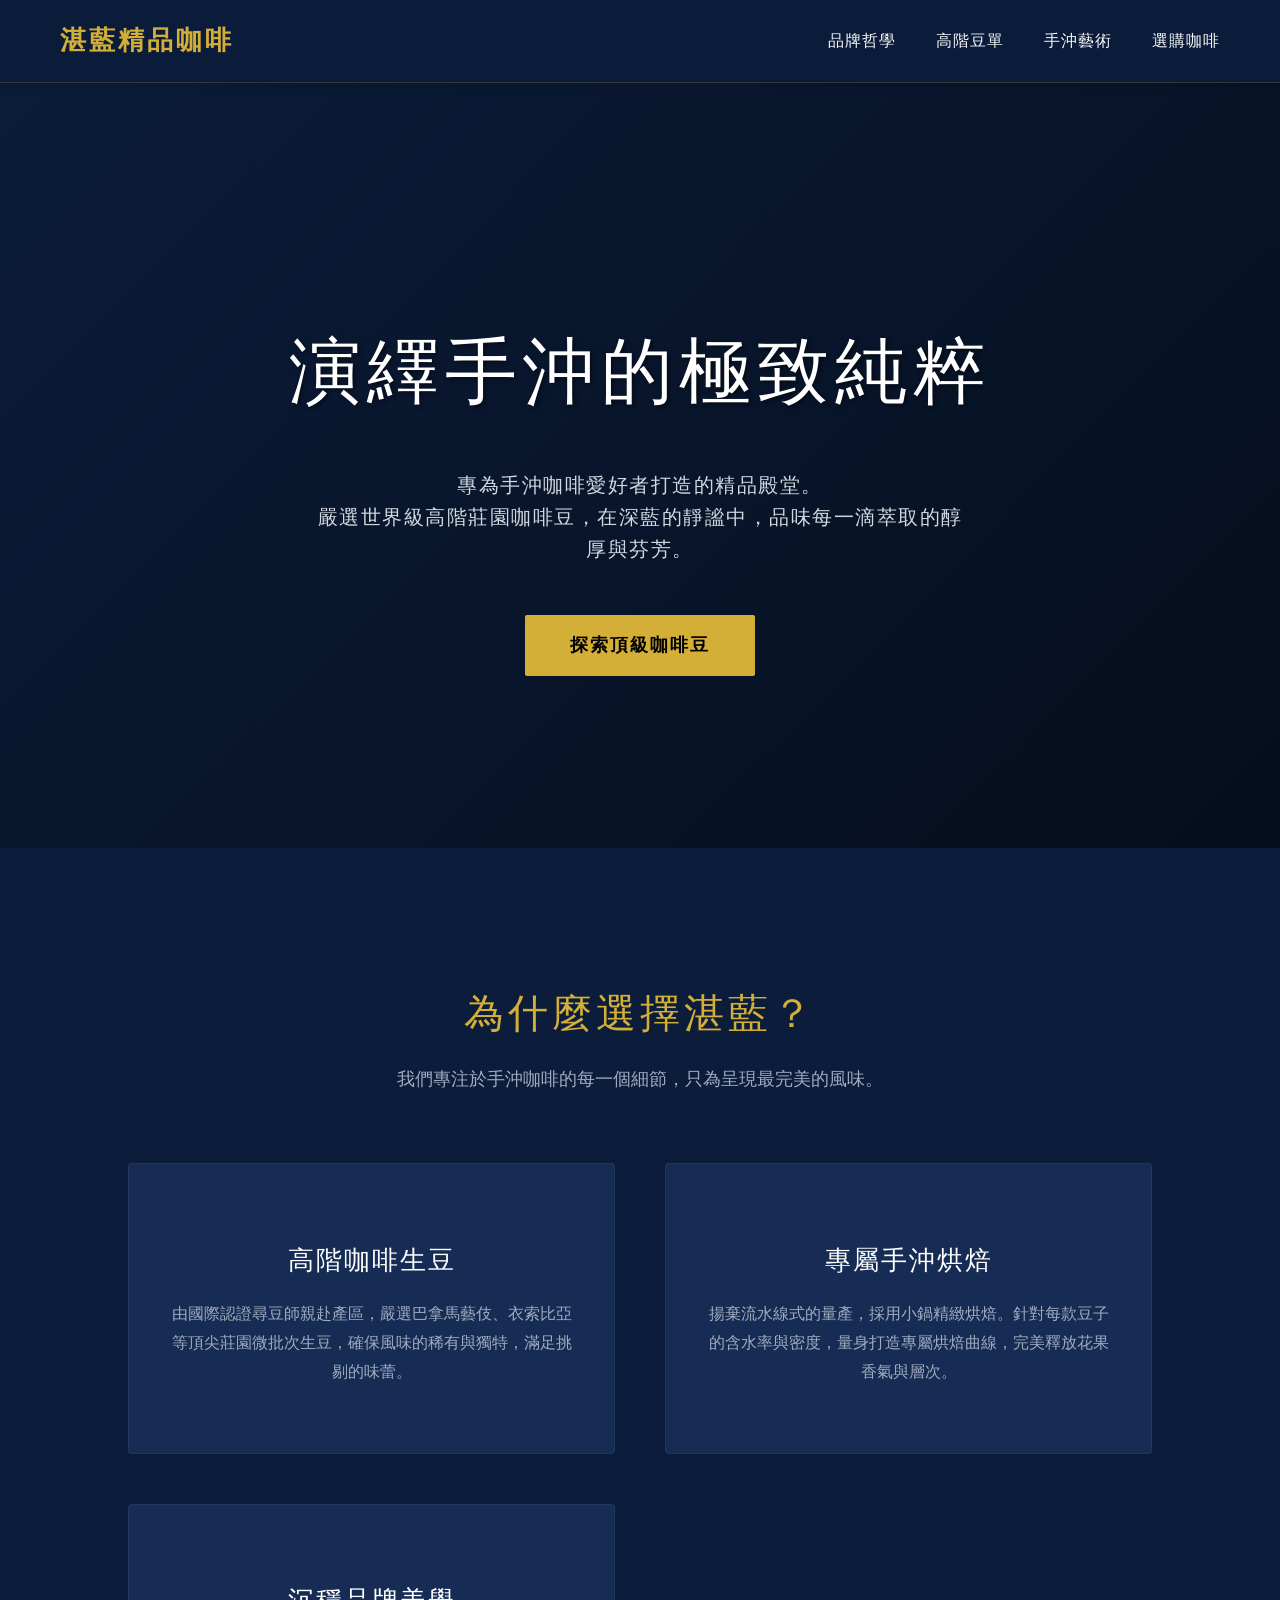
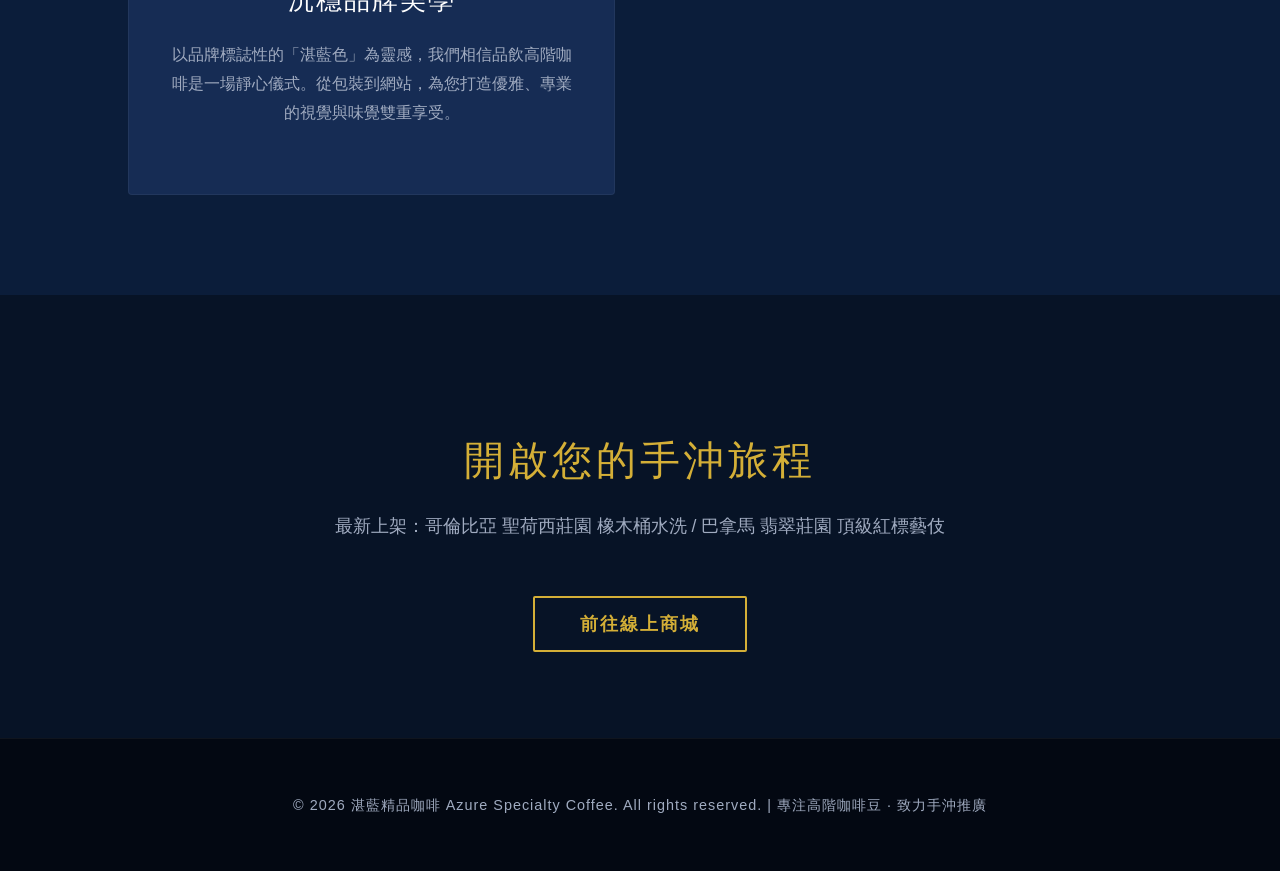
<file: w1/index.html>
<!DOCTYPE html>
<html lang="zh-TW">
<head>
    <meta charset="UTF-8">
    <meta name="viewport" content="width=device-width, initial-scale=1.0">
    <title>湛藍精品咖啡 | 頂級手沖咖啡</title>
    <style>
        :root {
            --primary-blue: #0b1d3a;
            --secondary-blue: #162c54;
            --accent-gold: #d4af37;
            --text-light: #f8f9fa;
            --text-dark: #a0abc0;
        }
        body {
            margin: 0;
            padding: 0;
            font-family: 'Helvetica Neue', Arial, 'Microsoft JhengHei', sans-serif;
            background-color: var(--primary-blue);
            color: var(--text-light);
            line-height: 1.6;
        }
        header {
            display: flex;
            justify-content: space-between;
            align-items: center;
            padding: 20px 60px;
            background-color: rgba(11, 29, 58, 0.98);
            position: sticky;
            top: 0;
            z-index: 1000;
            border-bottom: 1px solid rgba(212, 175, 55, 0.2);
            box-shadow: 0 4px 6px rgba(0,0,0,0.1);
        }
        .logo {
            font-size: 26px;
            font-weight: 700;
            color: var(--accent-gold);
            text-decoration: none;
            letter-spacing: 3px;
            display: flex;
            align-items: center;
            gap: 10px;
        }
        nav {
            display: flex;
            gap: 40px;
        }
        nav a {
            color: var(--text-light);
            text-decoration: none;
            font-size: 16px;
            letter-spacing: 1px;
            transition: color 0.3s ease;
        }
        nav a:hover {
            color: var(--accent-gold);
        }
        .hero {
            height: 85vh;
            display: flex;
            flex-direction: column;
            justify-content: center;
            align-items: center;
            text-align: center;
            background: linear-gradient(135deg, rgba(11,29,58,0.9) 0%, rgba(5,13,26,0.9) 100%), 
                        url('https://images.unsplash.com/photo-1497935586351-b67a49e012bf?ixlib=rb-1.2.1&auto=format&fit=crop&w=1920&q=80') no-repeat center center/cover;
            background-blend-mode: overlay;
            padding: 0 20px;
        }
        .hero h1 {
            font-size: 4.5rem;
            margin-bottom: 20px;
            letter-spacing: 6px;
            color: #ffffff;
            font-weight: 300;
            text-shadow: 2px 2px 4px rgba(0,0,0,0.5);
        }
        .hero p {
            font-size: 1.25rem;
            max-width: 650px;
            color: #d1d8e0;
            margin-bottom: 50px;
            letter-spacing: 1.5px;
        }
        .btn {
            padding: 16px 45px;
            background-color: var(--accent-gold);
            color: #000;
            text-decoration: none;
            font-size: 1.1rem;
            font-weight: bold;
            border-radius: 2px;
            transition: all 0.3s ease;
            letter-spacing: 2px;
        }
        .btn:hover {
            background-color: #fce28b;
            transform: translateY(-3px);
            box-shadow: 0 10px 20px rgba(0,0,0,0.2);
        }
        .section {
            padding: 100px 10%;
        }
        .section-title {
            text-align: center;
            font-size: 2.5rem;
            color: var(--accent-gold);
            margin-bottom: 20px;
            font-weight: 300;
            letter-spacing: 4px;
        }
        .section-subtitle {
            text-align: center;
            color: var(--text-dark);
            margin-bottom: 70px;
            font-size: 1.1rem;
        }
        .features {
            display: grid;
            grid-template-columns: repeat(auto-fit, minmax(320px, 1fr));
            gap: 50px;
        }
        .feature-card {
            background-color: var(--secondary-blue);
            padding: 50px 40px;
            border-radius: 4px;
            text-align: center;
            border: 1px solid rgba(255,255,255,0.05);
            transition: all 0.4s ease;
            position: relative;
            overflow: hidden;
        }
        .feature-card::before {
            content: '';
            position: absolute;
            top: 0; left: 0; width: 100%; height: 3px;
            background-color: var(--accent-gold);
            transform: scaleX(0);
            transition: transform 0.4s ease;
        }
        .feature-card:hover::before {
            transform: scaleX(1);
        }
        .feature-card:hover {
            transform: translateY(-10px);
            box-shadow: 0 15px 30px rgba(0,0,0,0.3);
            border-color: rgba(212, 175, 55, 0.3);
        }
        .feature-card h3 {
            font-size: 1.6rem;
            margin-bottom: 20px;
            color: #fff;
            font-weight: 400;
            letter-spacing: 2px;
        }
        .feature-card p {
            color: var(--text-dark);
            font-size: 1rem;
            line-height: 1.8;
        }
        .shop-section {
            background-color: #071326;
            text-align: center;
        }
        footer {
            text-align: center;
            padding: 40px;
            background-color: #030812;
            color: var(--text-dark);
            font-size: 0.9rem;
            border-top: 1px solid rgba(255,255,255,0.05);
            letter-spacing: 1px;
        }
    </style>
</head>
<body>
    <header>
        <a href="#" class="logo">湛藍精品咖啡</a>
        <nav>
            <a href="#about">品牌哲學</a>
            <a href="#beans">高階豆單</a>
            <a href="#brew">手沖藝術</a>
            <a href="#shop">選購咖啡</a>
        </nav>
    </header>

    <section class="hero">
        <h1>演繹手沖的極致純粹</h1>
        <p>專為手沖咖啡愛好者打造的精品殿堂。<br>嚴選世界級高階莊園咖啡豆，在深藍的靜謐中，品味每一滴萃取的醇厚與芬芳。</p>
        <a href="#shop" class="btn">探索頂級咖啡豆</a>
    </section>

    <section id="about" class="section">
        <h2 class="section-title">為什麼選擇湛藍？</h2>
        <p class="section-subtitle">我們專注於手沖咖啡的每一個細節，只為呈現最完美的風味。</p>
        
        <div class="features">
            <div class="feature-card">
                <h3>高階咖啡生豆</h3>
                <p>由國際認證尋豆師親赴產區，嚴選巴拿馬藝伎、衣索比亞等頂尖莊園微批次生豆，確保風味的稀有與獨特，滿足挑剔的味蕾。</p>
            </div>
            <div class="feature-card">
                <h3>專屬手沖烘焙</h3>
                <p>揚棄流水線式的量產，採用小鍋精緻烘焙。針對每款豆子的含水率與密度，量身打造專屬烘焙曲線，完美釋放花果香氣與層次。</p>
            </div>
            <div class="feature-card">
                <h3>沉穩品牌美學</h3>
                <p>以品牌標誌性的「湛藍色」為靈感，我們相信品飲高階咖啡是一場靜心儀式。從包裝到網站，為您打造優雅、專業的視覺與味覺雙重享受。</p>
            </div>
        </div>
    </section>

    <section id="shop" class="section shop-section">
        <h2 class="section-title">開啟您的手沖旅程</h2>
        <p class="section-subtitle">最新上架：哥倫比亞 聖荷西莊園 橡木桶水洗 / 巴拿馬 翡翠莊園 頂級紅標藝伎</p>
        <a href="#" class="btn" style="background-color: transparent; border: 2px solid var(--accent-gold); color: var(--accent-gold);">前往線上商城</a>
    </section>

    <footer>
        <p>&copy; 2026 湛藍精品咖啡 Azure Specialty Coffee. All rights reserved. | 專注高階咖啡豆 · 致力手沖推廣</p>
    </footer>
</body>
</html>
</file>
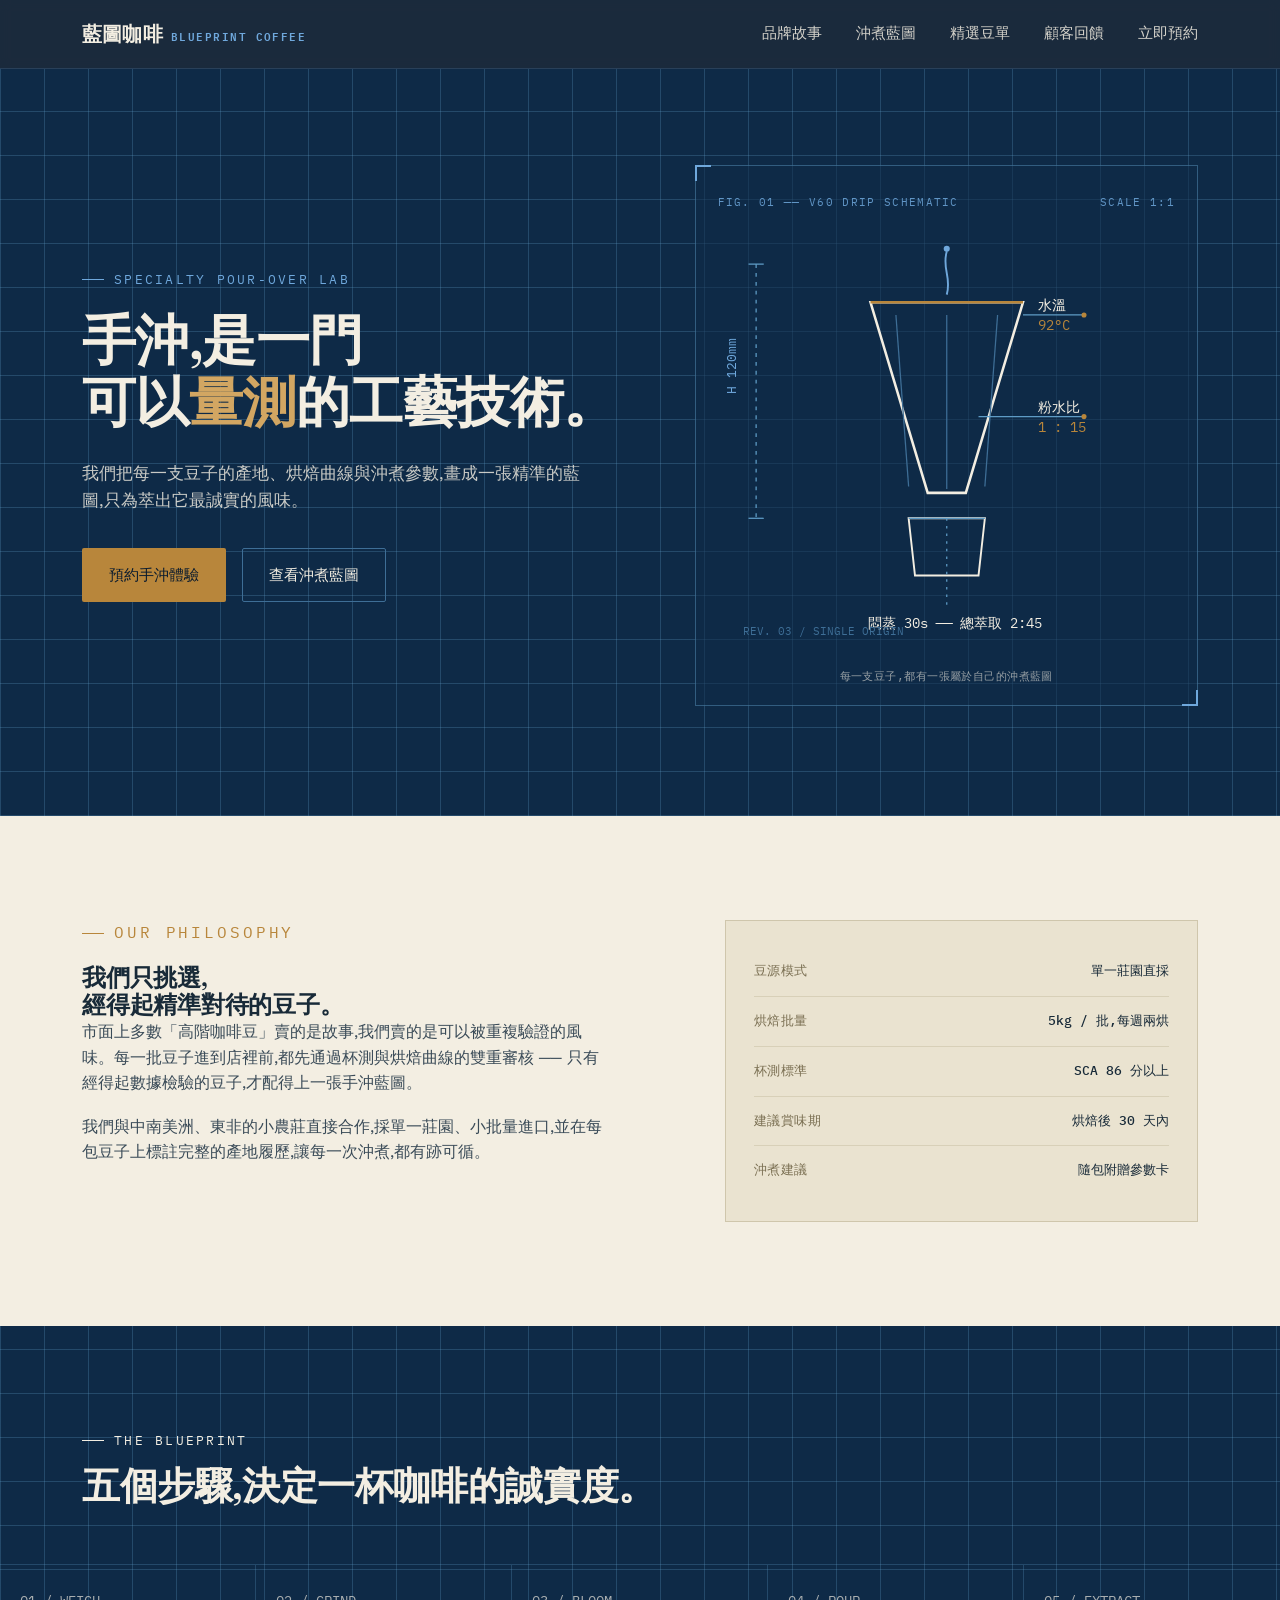
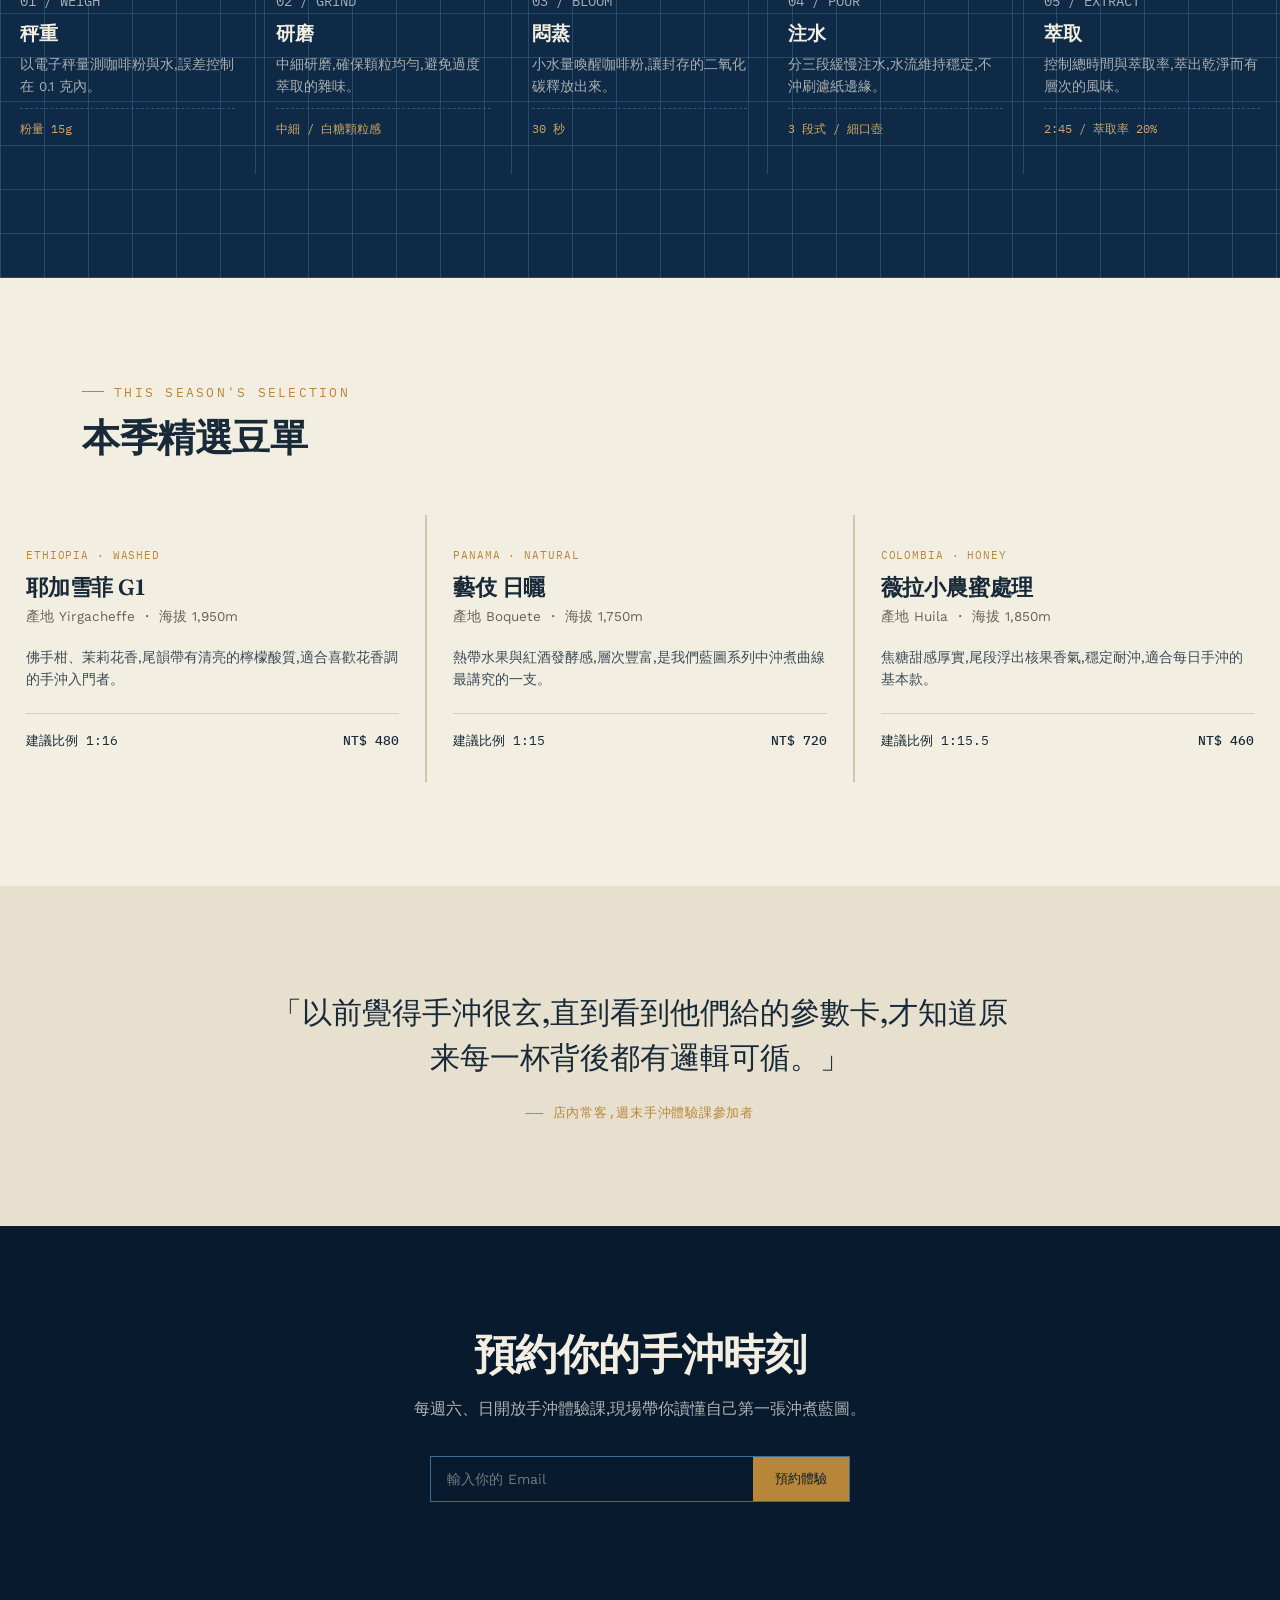
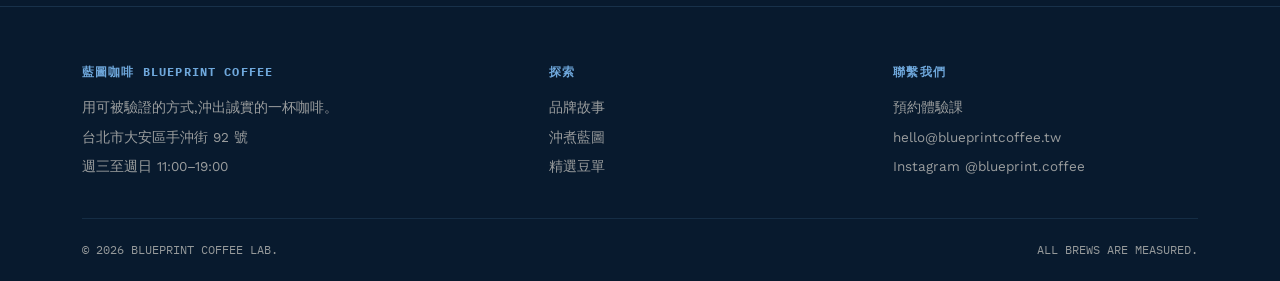
<file: week3/index.html>
<!DOCTYPE html>
<html lang="zh-Hant">
<head>
<meta charset="UTF-8">
<meta name="viewport" content="width=device-width, initial-scale=1.0">
<title>藍圖咖啡 Blueprint Coffee ── 精準手沖,誠實風味</title>
<link rel="preconnect" href="https://fonts.googleapis.com">
<link rel="preconnect" href="https://fonts.gstatic.com" crossorigin>
<link href="https://fonts.googleapis.com/css2?family=Fraunces:opsz,wght@9..144,400;9..144,500;9..144,600;9..144,700&family=Work+Sans:wght@300;400;500;600&family=IBM+Plex+Mono:wght@400;500&display=swap" rel="stylesheet">
<style>
  :root{
    --ink-black:#081A2E;
    --blueprint:#0E2A47;
    --blueprint-line:#3E6E96;
    --blueprint-line-soft:rgba(94,155,197,0.28);
    --paper:#F3EEE2;
    --paper-dim:#E7E0CE;
    --brass:#B8863B;
    --brass-light:#D2A662;
    --sky:#6FA8DC;
    --ink-on-paper:#182A38;
    --max-w:1180px;
  }

  *{margin:0;padding:0;box-sizing:border-box;}
  html{scroll-behavior:smooth;}
  body{
    font-family:'Work Sans', sans-serif;
    background:var(--paper);
    color:var(--ink-on-paper);
    line-height:1.6;
    -webkit-font-smoothing:antialiased;
  }
  a{color:inherit;text-decoration:none;}
  img,svg{display:block;max-width:100%;}
  .container{max-width:var(--max-w);margin:0 auto;padding:0 32px;}
  .eyebrow{
    font-family:'IBM Plex Mono', monospace;
    font-size:12.5px;
    letter-spacing:0.18em;
    text-transform:uppercase;
    display:flex;
    align-items:center;
    gap:10px;
  }
  .eyebrow::before{
    content:"";
    width:22px;height:1px;
    background:currentColor;
    display:inline-block;
  }
  h1,h2,h3{
    font-family:'Fraunces', serif;
    font-weight:600;
    line-height:1.15;
    letter-spacing:-0.01em;
  }
  .btn{
    display:inline-flex;
    align-items:center;
    gap:10px;
    padding:14px 26px;
    border-radius:2px;
    font-family:'Work Sans', sans-serif;
    font-size:15px;
    font-weight:500;
    border:1px solid transparent;
    cursor:pointer;
    transition:transform .25s ease, background .25s ease, border-color .25s ease, color .25s ease;
  }
  .btn:focus-visible{outline:2px solid var(--sky);outline-offset:3px;}
  .btn-primary{background:var(--brass);color:var(--ink-black);}
  .btn-primary:hover{background:var(--brass-light);transform:translateY(-1px);}
  .btn-ghost{border-color:var(--blueprint-line);color:var(--paper);}
  .btn-ghost:hover{border-color:var(--sky);color:var(--sky);}
  .btn-ghost.on-paper{border-color:var(--ink-on-paper);color:var(--ink-on-paper);}
  .btn-ghost.on-paper:hover{border-color:var(--brass);color:var(--brass);}

  /* ---------- NAV ---------- */
  header{
    position:sticky;top:0;z-index:50;
    background:rgba(8,26,46,0.92);
    backdrop-filter:blur(6px);
    border-bottom:1px solid rgba(94,155,197,0.2);
  }
  nav{
    max-width:var(--max-w);margin:0 auto;padding:18px 32px;
    display:flex;align-items:center;justify-content:space-between;
    color:var(--paper);
  }
  .logo{
    font-family:'Fraunces', serif;
    font-size:20px;font-weight:600;letter-spacing:0.01em;
    color:var(--paper);display:flex;align-items:baseline;gap:8px;
  }
  .logo span{
    font-family:'IBM Plex Mono', monospace;
    font-size:10.5px;letter-spacing:0.14em;color:var(--sky);
  }
  .nav-links{display:flex;gap:34px;font-size:14.5px;}
  .nav-links a{opacity:0.85;transition:opacity .2s;}
  .nav-links a:hover{opacity:1;color:var(--sky);}
  .nav-toggle{display:none;background:none;border:none;color:var(--paper);font-size:24px;cursor:pointer;}

  @media (max-width:860px){
    .nav-links{
      position:absolute;top:100%;left:0;right:0;
      background:var(--ink-black);
      flex-direction:column;gap:0;
      max-height:0;overflow:hidden;
      transition:max-height .3s ease;
    }
    .nav-links.open{max-height:320px;}
    .nav-links a{padding:16px 32px;border-top:1px solid rgba(94,155,197,0.15);}
    .nav-toggle{display:block;}
  }

  /* ---------- HERO ---------- */
  .hero{
    background:
      repeating-linear-gradient(0deg, var(--blueprint-line-soft) 0, var(--blueprint-line-soft) 1px, transparent 1px, transparent 44px),
      repeating-linear-gradient(90deg, var(--blueprint-line-soft) 0, var(--blueprint-line-soft) 1px, transparent 1px, transparent 44px),
      var(--blueprint);
    color:var(--paper);
    padding:96px 0 110px;
    position:relative;
    overflow:hidden;
  }
  .hero-grid{
    max-width:var(--max-w);margin:0 auto;padding:0 32px;
    display:grid;grid-template-columns:1.05fr 0.95fr;gap:56px;align-items:center;
  }
  .hero h1{font-size:clamp(34px,4.6vw,54px);margin:20px 0 26px;color:var(--paper);}
  .hero h1 em{font-style:normal;color:var(--brass-light);}
  .hero p.lede{font-size:17px;max-width:46ch;color:rgba(243,238,226,0.82);margin-bottom:34px;}
  .hero-cta{display:flex;gap:16px;flex-wrap:wrap;}
  .hero-eyebrow{color:var(--sky);margin-bottom:6px;}

  .blueprint-plate{
    position:relative;
    border:1px solid rgba(94,155,197,0.45);
    background:rgba(15,42,71,0.55);
    padding:28px 22px 20px;
  }
  .blueprint-plate::before,.blueprint-plate::after,
  .plate-corner-tl,.plate-corner-br{
    content:"";position:absolute;width:14px;height:14px;
    border-color:var(--sky);
  }
  .blueprint-plate::before{top:-1px;left:-1px;border-top:2px solid var(--sky);border-left:2px solid var(--sky);}
  .blueprint-plate::after{bottom:-1px;right:-1px;border-bottom:2px solid var(--sky);border-right:2px solid var(--sky);}
  .plate-label{
    font-family:'IBM Plex Mono', monospace;font-size:11px;letter-spacing:0.12em;
    color:var(--sky);display:flex;justify-content:space-between;margin-bottom:14px;opacity:0.85;
  }
  .plate-caption{
    font-family:'IBM Plex Mono', monospace;font-size:11px;color:rgba(243,238,226,0.6);
    text-align:center;margin-top:10px;letter-spacing:0.04em;
  }

  @media (max-width:900px){
    .hero-grid{grid-template-columns:1fr;}
    .hero{padding:64px 0 76px;}
  }

  /* ---------- SECTION SHARED ---------- */
  section{padding:104px 0;}
  .section-head{max-width:640px;margin-bottom:56px;}
  .section-head h2{font-size:clamp(26px,3.2vw,38px);margin-top:14px;}
  .on-dark{background:var(--ink-black);color:var(--paper);}
  .on-dark .eyebrow{color:var(--sky);}
  .on-paper .eyebrow{color:var(--brass);}

  /* ---------- ABOUT / SPEC SHEET ---------- */
  .about-grid{display:grid;grid-template-columns:1.1fr 0.9fr;gap:64px;align-items:start;}
  .about-grid p{font-size:16px;color:#3a4b58;max-width:52ch;margin-bottom:18px;}
  .spec-sheet{border:1px solid #cfc6ac;background:#EAE3D0;padding:26px 28px;}
  .spec-row{
    display:flex;justify-content:space-between;gap:20px;
    padding:14px 0;border-bottom:1px solid #d8d0b8;
    font-family:'IBM Plex Mono', monospace;font-size:13px;
  }
  .spec-row:last-child{border-bottom:none;}
  .spec-row dt{color:#7a6f52;letter-spacing:0.04em;}
  .spec-row dd{font-weight:500;color:var(--ink-on-paper);text-align:right;}

  @media (max-width:860px){ .about-grid{grid-template-columns:1fr;} }

  /* ---------- PROCESS BLUEPRINT ---------- */
  .process{
    background:
      repeating-linear-gradient(0deg, var(--blueprint-line-soft) 0, var(--blueprint-line-soft) 1px, transparent 1px, transparent 44px),
      repeating-linear-gradient(90deg, var(--blueprint-line-soft) 0, var(--blueprint-line-soft) 1px, transparent 1px, transparent 44px),
      var(--blueprint);
    color:var(--paper);
  }
  .steps{
    display:grid;grid-template-columns:repeat(5,1fr);gap:0;
    border-top:1px solid var(--blueprint-line-soft);
  }
  .step{
    padding:26px 20px;border-right:1px solid var(--blueprint-line-soft);position:relative;
  }
  .step:last-child{border-right:none;}
  .step-index{font-family:'IBM Plex Mono', monospace;font-size:12px;color:var(--sky);margin-bottom:14px;}
  .step h3{font-size:19px;color:var(--paper);margin-bottom:10px;font-weight:600;}
  .step p{font-size:13.5px;color:rgba(243,238,226,0.68);margin-bottom:10px;}
  .step .metric{
    font-family:'IBM Plex Mono', monospace;font-size:12px;color:var(--brass-light);
    border-top:1px dashed rgba(94,155,197,0.4);padding-top:10px;
  }
  @media (max-width:960px){
    .steps{grid-template-columns:1fr 1fr;}
    .step{border-right:1px solid var(--blueprint-line-soft);border-bottom:1px solid var(--blueprint-line-soft);}
    .step:nth-child(2n){border-right:none;}
  }
  @media (max-width:560px){
    .steps{grid-template-columns:1fr;}
    .step{border-right:none;}
  }

  /* ---------- BEANS ---------- */
  .bean-grid{display:grid;grid-template-columns:repeat(3,1fr);gap:2px;background:#cfc6ac;}
  .bean-card{
    background:var(--paper);padding:32px 26px;position:relative;
    display:flex;flex-direction:column;height:100%;
  }
  .bean-tag{
    font-family:'IBM Plex Mono', monospace;font-size:11px;color:var(--brass);
    letter-spacing:0.08em;margin-bottom:10px;
  }
  .bean-card h3{font-size:22px;margin-bottom:6px;}
  .bean-origin{font-size:13.5px;color:#6b6250;margin-bottom:18px;}
  .bean-notes{font-size:14px;color:#3a4b58;margin-bottom:22px;flex-grow:1;}
  .bean-meta{
    display:flex;justify-content:space-between;align-items:center;
    border-top:1px solid #d8d0b8;padding-top:16px;
    font-family:'IBM Plex Mono', monospace;font-size:12.5px;
  }
  .bean-price{color:var(--ink-on-paper);font-weight:500;}
  @media (max-width:900px){ .bean-grid{grid-template-columns:1fr 1fr;} }
  @media (max-width:600px){ .bean-grid{grid-template-columns:1fr;} }

  /* ---------- QUOTE ---------- */
  .quote-section{background:var(--paper-dim);}
  .quote-wrap{max-width:760px;margin:0 auto;text-align:center;}
  blockquote{
    font-family:'Fraunces', serif;font-size:clamp(22px,2.6vw,30px);
    font-weight:500;line-height:1.5;color:var(--ink-on-paper);margin-bottom:22px;
  }
  .quote-attr{font-family:'IBM Plex Mono', monospace;font-size:12.5px;color:var(--brass);letter-spacing:0.06em;}

  /* ---------- CTA / FOOTER ---------- */
  .cta-section{background:var(--ink-black);color:var(--paper);text-align:center;}
  .cta-section h2{font-size:clamp(28px,3.6vw,42px);margin-bottom:18px;}
  .cta-section p{color:rgba(243,238,226,0.72);max-width:48ch;margin:0 auto 34px;}
  .cta-form{
    display:flex;max-width:420px;margin:0 auto;gap:0;border:1px solid var(--blueprint-line);
  }
  .cta-form input{
    flex:1;background:transparent;border:none;padding:14px 16px;
    color:var(--paper);font-family:'Work Sans', sans-serif;font-size:14px;
  }
  .cta-form input::placeholder{color:rgba(243,238,226,0.45);}
  .cta-form input:focus{outline:none;}
  .cta-form button{
    background:var(--brass);color:var(--ink-black);border:none;
    padding:0 22px;font-weight:500;cursor:pointer;font-family:'Work Sans', sans-serif;
    transition:background .2s;
  }
  .cta-form button:hover{background:var(--brass-light);}

  footer{background:var(--ink-black);border-top:1px solid rgba(94,155,197,0.18);color:rgba(243,238,226,0.6);}
  .footer-grid{
    display:grid;grid-template-columns:1.4fr 1fr 1fr;gap:40px;padding:56px 0 32px;
    font-size:13.5px;
  }
  .footer-grid h4{
    font-family:'IBM Plex Mono', monospace;font-size:11.5px;letter-spacing:0.1em;
    color:var(--sky);margin-bottom:16px;text-transform:uppercase;
  }
  .footer-grid p, .footer-grid a{display:block;margin-bottom:8px;color:rgba(243,238,226,0.62);}
  .footer-grid a:hover{color:var(--paper);}
  .footer-bottom{
    border-top:1px solid rgba(94,155,197,0.15);padding:22px 0;
    font-family:'IBM Plex Mono', monospace;font-size:11.5px;
    display:flex;justify-content:space-between;flex-wrap:wrap;gap:10px;
  }
  @media (max-width:700px){ .footer-grid{grid-template-columns:1fr;} }

  /* ---------- REVEAL ---------- */
  .reveal{opacity:0;transform:translateY(18px);transition:opacity .7s ease, transform .7s ease;}
  .reveal.in{opacity:1;transform:translateY(0);}
  @media (prefers-reduced-motion: reduce){
    .reveal{opacity:1;transform:none;transition:none;}
    html{scroll-behavior:auto;}
  }
</style>
</head>
<body>

<header>
  <nav>
    <a href="#top" class="logo">藍圖咖啡<span>BLUEPRINT COFFEE</span></a>
    <button class="nav-toggle" id="navToggle" aria-label="開啟選單" aria-expanded="false">☰</button>
    <div class="nav-links" id="navLinks">
      <a href="#about">品牌故事</a>
      <a href="#process">沖煮藍圖</a>
      <a href="#beans">精選豆單</a>
      <a href="#quote">顧客回饋</a>
      <a href="#cta">立即預約</a>
    </div>
  </nav>
</header>

<section class="hero" id="top">
  <div class="hero-grid">
    <div>
      <p class="eyebrow hero-eyebrow">SPECIALTY POUR-OVER LAB</p>
      <h1>手沖,是一門<br>可以<em>量測</em>的工藝技術。</h1>
      <p class="lede">我們把每一支豆子的產地、烘焙曲線與沖煮參數,畫成一張精準的藍圖,只為萃出它最誠實的風味。</p>
      <div class="hero-cta">
        <a href="#cta" class="btn btn-primary">預約手沖體驗</a>
        <a href="#process" class="btn btn-ghost">查看沖煮藍圖</a>
      </div>
    </div>

    <div class="blueprint-plate reveal">
      <div class="plate-label"><span>FIG. 01 ── V60 DRIP SCHEMATIC</span><span>SCALE 1:1</span></div>
      <svg viewBox="0 0 360 340" xmlns="http://www.w3.org/2000/svg" role="img" aria-label="V60 手沖濾杯示意圖,標註水溫、粉水比、悶蒸與總萃取時間">
        <!-- dimension lines -->
        <line x1="30" y1="30" x2="30" y2="230" stroke="#5E9BC5" stroke-width="1" stroke-dasharray="3 4"/>
        <line x1="24" y1="30" x2="36" y2="30" stroke="#5E9BC5" stroke-width="1"/>
        <line x1="24" y1="230" x2="36" y2="230" stroke="#5E9BC5" stroke-width="1"/>
        <text x="14" y="132" fill="#6FA8DC" font-size="10" font-family="IBM Plex Mono, monospace" transform="rotate(-90 14 132)">H 120mm</text>

        <!-- dripper cone -->
        <path d="M120 60 L240 60 L195 210 L165 210 Z" fill="none" stroke="#F3EEE2" stroke-width="2"/>
        <path d="M120 60 L240 60" stroke="#B8863B" stroke-width="2"/>
        <!-- ribs -->
        <line x1="140" y1="70" x2="150" y2="205" stroke="#3E6E96" stroke-width="1"/>
        <line x1="180" y1="70" x2="180" y2="207" stroke="#3E6E96" stroke-width="1"/>
        <line x1="220" y1="70" x2="210" y2="205" stroke="#3E6E96" stroke-width="1"/>

        <!-- server -->
        <path d="M150 230 L210 230 L205 275 L155 275 Z" fill="none" stroke="#F3EEE2" stroke-width="1.5"/>
        <line x1="150" y1="230" x2="210" y2="230" stroke="#5E9BC5" stroke-width="1"/>

        <!-- pour line + droplets -->
        <path d="M180 20 C176 34, 184 40, 180 54" stroke="#6FA8DC" stroke-width="1.5" fill="none"/>
        <circle cx="180" cy="18" r="2.4" fill="#6FA8DC"/>

        <!-- annotation callouts -->
        <line x1="240" y1="70" x2="288" y2="70" stroke="#5E9BC5" stroke-width="1"/>
        <circle cx="288" cy="70" r="2" fill="#B8863B"/>
        <text x="252" y="66" fill="#F3EEE2" font-size="11" font-family="IBM Plex Mono, monospace">水溫</text>
        <text x="252" y="82" fill="#B8863B" font-size="11" font-family="IBM Plex Mono, monospace">92°C</text>

        <line x1="205" y1="150" x2="288" y2="150" stroke="#5E9BC5" stroke-width="1"/>
        <circle cx="288" cy="150" r="2" fill="#B8863B"/>
        <text x="252" y="146" fill="#F3EEE2" font-size="11" font-family="IBM Plex Mono, monospace">粉水比</text>
        <text x="252" y="162" fill="#B8863B" font-size="11" font-family="IBM Plex Mono, monospace">1 : 15</text>

        <line x1="180" y1="230" x2="180" y2="300" stroke="#5E9BC5" stroke-width="1" stroke-dasharray="2 4"/>
        <text x="118" y="316" fill="#F3EEE2" font-size="11" font-family="IBM Plex Mono, monospace">悶蒸 30s ── 總萃取 2:45</text>

        <!-- corner tick -->
        <text x="20" y="322" fill="#3E6E96" font-size="9" font-family="IBM Plex Mono, monospace">REV. 03 / SINGLE ORIGIN</text>
      </svg>
      <p class="plate-caption">每一支豆子,都有一張屬於自己的沖煮藍圖</p>
    </div>
  </div>
</section>

<section class="on-paper" id="about">
  <div class="container">
    <div class="about-grid">
      <div class="reveal">
        <p class="eyebrow">OUR PHILOSOPHY</p>
        <h2>我們只挑選,<br>經得起精準對待的豆子。</h2>
        <p>市面上多數「高階咖啡豆」賣的是故事,我們賣的是可以被重複驗證的風味。每一批豆子進到店裡前,都先通過杯測與烘焙曲線的雙重審核 ── 只有經得起數據檢驗的豆子,才配得上一張手沖藍圖。</p>
        <p>我們與中南美洲、東非的小農莊直接合作,採單一莊園、小批量進口,並在每包豆子上標註完整的產地履歷,讓每一次沖煮,都有跡可循。</p>
      </div>
      <dl class="spec-sheet reveal">
        <div class="spec-row"><dt>豆源模式</dt><dd>單一莊園直採</dd></div>
        <div class="spec-row"><dt>烘焙批量</dt><dd>5kg / 批,每週兩烘</dd></div>
        <div class="spec-row"><dt>杯測標準</dt><dd>SCA 86 分以上</dd></div>
        <div class="spec-row"><dt>建議賞味期</dt><dd>烘焙後 30 天內</dd></div>
        <div class="spec-row"><dt>沖煮建議</dt><dd>隨包附贈參數卡</dd></div>
      </dl>
    </div>
  </div>
</section>

<section class="process" id="process">
  <div class="container">
    <div class="section-head reveal">
      <p class="eyebrow">THE BLUEPRINT</p>
      <h2>五個步驟,決定一杯咖啡的誠實度。</h2>
    </div>
  </div>
  <div class="steps reveal">
    <div class="step">
      <p class="step-index">01 / WEIGH</p>
      <h3>秤重</h3>
      <p>以電子秤量測咖啡粉與水,誤差控制在 0.1 克內。</p>
      <p class="metric">粉量 15g</p>
    </div>
    <div class="step">
      <p class="step-index">02 / GRIND</p>
      <h3>研磨</h3>
      <p>中細研磨,確保顆粒均勻,避免過度萃取的雜味。</p>
      <p class="metric">中細 / 白糖顆粒感</p>
    </div>
    <div class="step">
      <p class="step-index">03 / BLOOM</p>
      <h3>悶蒸</h3>
      <p>小水量喚醒咖啡粉,讓封存的二氧化碳釋放出來。</p>
      <p class="metric">30 秒</p>
    </div>
    <div class="step">
      <p class="step-index">04 / POUR</p>
      <h3>注水</h3>
      <p>分三段緩慢注水,水流維持穩定,不沖刷濾紙邊緣。</p>
      <p class="metric">3 段式 / 細口壺</p>
    </div>
    <div class="step">
      <p class="step-index">05 / EXTRACT</p>
      <h3>萃取</h3>
      <p>控制總時間與萃取率,萃出乾淨而有層次的風味。</p>
      <p class="metric">2:45 / 萃取率 20%</p>
    </div>
  </div>
</section>

<section class="on-paper" id="beans">
  <div class="container">
    <div class="section-head reveal">
      <p class="eyebrow">THIS SEASON'S SELECTION</p>
      <h2>本季精選豆單</h2>
    </div>
  </div>
  <div class="bean-grid reveal">
    <div class="bean-card">
      <p class="bean-tag">ETHIOPIA · WASHED</p>
      <h3>耶加雪菲 G1</h3>
      <p class="bean-origin">產地 Yirgacheffe ・ 海拔 1,950m</p>
      <p class="bean-notes">佛手柑、茉莉花香,尾韻帶有清亮的檸檬酸質,適合喜歡花香調的手沖入門者。</p>
      <div class="bean-meta"><span>建議比例 1:16</span><span class="bean-price">NT$ 480</span></div>
    </div>
    <div class="bean-card">
      <p class="bean-tag">PANAMA · NATURAL</p>
      <h3>藝伎 日曬</h3>
      <p class="bean-origin">產地 Boquete ・ 海拔 1,750m</p>
      <p class="bean-notes">熱帶水果與紅酒發酵感,層次豐富,是我們藍圖系列中沖煮曲線最講究的一支。</p>
      <div class="bean-meta"><span>建議比例 1:15</span><span class="bean-price">NT$ 720</span></div>
    </div>
    <div class="bean-card">
      <p class="bean-tag">COLOMBIA · HONEY</p>
      <h3>薇拉小農蜜處理</h3>
      <p class="bean-origin">產地 Huila ・ 海拔 1,850m</p>
      <p class="bean-notes">焦糖甜感厚實,尾段浮出核果香氣,穩定耐沖,適合每日手沖的基本款。</p>
      <div class="bean-meta"><span>建議比例 1:15.5</span><span class="bean-price">NT$ 460</span></div>
    </div>
  </div>
</section>

<section class="quote-section" id="quote">
  <div class="container">
    <div class="quote-wrap reveal">
      <blockquote>「以前覺得手沖很玄,直到看到他們給的參數卡,才知道原来每一杯背後都有邏輯可循。」</blockquote>
      <p class="quote-attr">── 店內常客,週末手沖體驗課參加者</p>
    </div>
  </div>
</section>

<section class="cta-section" id="cta">
  <div class="container">
    <h2 class="reveal">預約你的手沖時刻</h2>
    <p class="reveal">每週六、日開放手沖體驗課,現場帶你讀懂自己第一張沖煮藍圖。</p>
    <form class="cta-form reveal" onsubmit="event.preventDefault(); this.querySelector('button').textContent='已收到,我們會盡快聯繫';">
      <input type="email" placeholder="輸入你的 Email" required aria-label="Email">
      <button type="submit">預約體驗</button>
    </form>
  </div>
</section>

<footer>
  <div class="container">
    <div class="footer-grid">
      <div>
        <h4>藍圖咖啡 BLUEPRINT COFFEE</h4>
        <p>用可被驗證的方式,沖出誠實的一杯咖啡。</p>
        <p>台北市大安區手沖街 92 號</p>
        <p>週三至週日 11:00–19:00</p>
      </div>
      <div>
        <h4>探索</h4>
        <a href="#about">品牌故事</a>
        <a href="#process">沖煮藍圖</a>
        <a href="#beans">精選豆單</a>
      </div>
      <div>
        <h4>聯繫我們</h4>
        <a href="#cta">預約體驗課</a>
        <a href="mailto:hello@blueprintcoffee.tw">hello@blueprintcoffee.tw</a>
        <a href="#top">Instagram @blueprint.coffee</a>
      </div>
    </div>
    <div class="footer-bottom">
      <span>© 2026 BLUEPRINT COFFEE LAB.</span>
      <span>ALL BREWS ARE MEASURED.</span>
    </div>
  </div>
</footer>

<script>
  // mobile nav toggle
  const navToggle = document.getElementById('navToggle');
  const navLinks = document.getElementById('navLinks');
  navToggle.addEventListener('click', () => {
    const isOpen = navLinks.classList.toggle('open');
    navToggle.setAttribute('aria-expanded', isOpen);
  });
  navLinks.querySelectorAll('a').forEach(a => a.addEventListener('click', () => {
    navLinks.classList.remove('open');
    navToggle.setAttribute('aria-expanded', 'false');
  }));

  // scroll reveal
  const prefersReduced = window.matchMedia('(prefers-reduced-motion: reduce)').matches;
  if (!prefersReduced && 'IntersectionObserver' in window) {
    const io = new IntersectionObserver((entries) => {
      entries.forEach(entry => {
        if (entry.isIntersecting) {
          entry.target.classList.add('in');
          io.unobserve(entry.target);
        }
      });
    }, { threshold: 0.15 });
    document.querySelectorAll('.reveal').forEach(el => io.observe(el));
  } else {
    document.querySelectorAll('.reveal').forEach(el => el.classList.add('in'));
  }
</script>

</body>
</html>
</file>
<file: pages/assets/css/site.css>
:root{--ink:#302b27;--muted:#70665e;--paper:#faf8f3;--cream:#f0e7d9;--wood:#b28c68;--line:#ded5c9}*{box-sizing:border-box}html{scroll-behavior:smooth}body{margin:0;background:var(--paper);color:var(--ink);font-family:system-ui,-apple-system,'Noto Sans TC','Microsoft JhengHei',sans-serif;font-size:16px;line-height:1.8}a{color:inherit}img{display:block;max-width:100%}.wrap{width:min(1120px,calc(100% - 48px));margin:auto}.header{border-bottom:1px solid var(--line);background:var(--paper)}.nav{min-height:86px;display:flex;align-items:center;justify-content:space-between;gap:24px}.brand{text-decoration:none;font-size:1.35rem;font-weight:700;letter-spacing:.12em}.brand small{display:block;font-size:.65rem;letter-spacing:.2em;color:var(--muted);line-height:1.2}.menu{display:flex;gap:36px;align-items:center}.menu a,.footer a{text-decoration:none}.menu a{padding:8px 0;border-bottom:2px solid transparent}.menu a[aria-current=page]{border-color:var(--wood);font-weight:700}.toggle{display:none}.hero{display:grid;grid-template-columns:1fr 1fr;align-items:center;gap:8%;padding:72px 0 86px}.eyebrow{font-size:.8rem;font-weight:700;letter-spacing:.18em;color:#876d55;text-transform:uppercase}.hero h1,.page-intro h1{font-family:Georgia,'Noto Serif TC',serif;font-weight:500;line-height:1.45;letter-spacing:.06em;font-size:clamp(2rem,3.7vw,3.5rem);margin:18px 0 22px}.lead{color:var(--muted);font-size:1.1rem}.hero img{width:100%;border-radius:48% 48% 4px 4px;background:var(--cream)}.actions{display:flex;gap:12px;flex-wrap:wrap;margin-top:32px}.button{display:inline-block;padding:12px 25px;background:var(--ink);color:white;text-decoration:none;border:1px solid var(--ink);font-weight:600}.button.secondary{background:transparent;color:var(--ink)}.button:hover{background:#856c55;color:white;border-color:#856c55}.section{padding:88px 0}.soft{background:#f0e9df}.section-heading{max-width:620px;margin-bottom:38px}.section h2{font-family:Georgia,'Noto Serif TC',serif;font-size:clamp(1.7rem,3vw,2.5rem);font-weight:500;line-height:1.4;letter-spacing:.06em;margin:8px 0 18px}.section p{color:var(--muted)}.intro-grid,.story-grid{display:grid;grid-template-columns:1fr 1fr;gap:10%;align-items:center}.intro-grid p{font-size:1.08rem}.cards{display:grid;grid-template-columns:repeat(3,1fr);gap:20px}.card{padding:32px;background:var(--paper);border:1px solid var(--line)}.card h3{font-size:1.2rem;margin:12px 0}.card p{margin-bottom:0}.symbol{font-size:1.6rem;color:#9d7e61}.page-intro{padding:85px 0 72px;background:var(--cream)}.page-intro p{max-width:620px;color:var(--muted)}.story-grid img{width:100%;background:var(--cream)}.contact-grid{display:grid;grid-template-columns:1fr 1.2fr;gap:10%}.details{margin:0;border-top:1px solid var(--line)}.details div{display:grid;grid-template-columns:8em 1fr;padding:22px 0;border-bottom:1px solid var(--line)}dt{font-weight:700}dd{margin:0;color:var(--muted)}.notice{padding:24px;background:var(--cream);color:var(--muted)}.footer{background:#302b27;color:#f6f1e9;padding:50px 0 28px}.footer-top{display:flex;justify-content:space-between;gap:30px}.footer nav{display:flex;gap:24px;flex-wrap:wrap}.footer a[aria-current=page]{text-decoration:underline;text-underline-offset:5px}.footer p{color:#d0c5b9}.copyright{border-top:1px solid #655b53;margin-top:35px;padding-top:20px;font-size:.85rem}a:focus-visible,summary:focus-visible{outline:3px solid #a5774e;outline-offset:4px}@media(max-width:700px){.wrap{width:min(100% - 36px,1120px)}.nav{min-height:72px;position:relative;flex-wrap:wrap}.toggle{display:block;margin-left:auto;cursor:pointer;font-weight:700;list-style:none;padding:10px}.toggle::-webkit-details-marker{display:none}.nav details{margin-left:auto}.menu{position:absolute;z-index:2;left:-18px;right:-18px;top:71px;background:var(--paper);padding:16px 24px 24px;display:flex;flex-direction:column;align-items:stretch;gap:4px;border-bottom:1px solid var(--line)}.menu a{display:block}.hero,.intro-grid,.story-grid,.contact-grid{grid-template-columns:1fr;gap:32px}.hero{padding:50px 0 65px}.hero img{max-height:420px;object-fit:cover}.section{padding:64px 0}.cards{grid-template-columns:1fr}.page-intro{padding:60px 0}.footer-top{flex-direction:column}.details div{grid-template-columns:6em 1fr}}

/* 各頁保有共同色系，並以不同元件細節區分。 */
.page-index .menu a[aria-current=page]{border-color:#a77550}
.page-index .button{border-radius:999px}
.page-index .card{border-radius:28px 28px 4px 4px}
.page-about .header{background:#eee5d9}
.page-about .menu a[aria-current=page]{border-color:transparent;box-shadow:inset 0 -7px #dbc3a8}
.page-about .button{background:#8b6a50;border-color:#8b6a50;border-radius:3px}
.page-about .card{background:transparent;border:0;border-top:2px solid #b28c68;padding:28px 12px}
.page-about .footer{background:#77604e}
.page-contact .header{background:#fffdf9;border-bottom:2px solid #c6aa8e}
.page-contact .menu a[aria-current=page]{border-color:transparent;background:#eadfd1;border-radius:999px;padding:8px 16px}
.page-contact .details{border:1px solid var(--line);padding:0 28px;background:#fffdf9;border-radius:18px}
.page-contact .details div:last-child{border-bottom:0}
.page-contact .notice{border-left:4px solid #b28c68;border-radius:0 12px 12px 0}
.page-contact .footer{background:#e5d8c9;color:#302b27}
.page-contact .footer p{color:#65584c}
.page-contact .copyright{border-color:#b8a796}
@media(max-width:700px){.page-contact .menu a[aria-current=page]{padding:8px 16px}}

/* 環境相簿照片沿用既有網格與比例。 */
.gallery-grid img{width:100%;aspect-ratio:16/9;object-fit:cover}
.page-about .story-grid img{aspect-ratio:16/9;object-fit:cover}
/* 全站圖片、導覽與回到頂端 */
.header{position:sticky;top:0;z-index:20}.photo-pending{aspect-ratio:16/9;display:grid;place-items:center;background:#e8dccb;color:#65584c;text-align:center;padding:1rem}.hero-art .photo-pending{aspect-ratio:1.13}.breed-card img{height:auto!important;aspect-ratio:16/9;object-fit:cover}.breed-card{height:100%}.breed-card .photo-pending{width:100%}.zoomable{cursor:zoom-in}.gallery-grid{display:grid;grid-template-columns:repeat(4,minmax(0,1fr));gap:1rem}.faq details{border-bottom:1px solid #c8b9a8;padding:1rem 0}.faq summary{cursor:pointer;font-weight:700}.image-dialog{border:0;border-radius:12px;max-width:min(90vw,1000px);max-height:90vh;padding:1rem;background:#faf7f2}.image-dialog::backdrop{background:#000b}.image-dialog img{max-height:75vh;object-fit:contain;margin:auto}.close-dialog{display:block;margin:0 0 1rem auto;padding:.5rem 1rem}.global-top{position:fixed;bottom:1rem;right:1rem;z-index:21;background:#40362f;color:white;border:0;border-radius:2rem;padding:.8rem;cursor:pointer}.global-top[hidden]{display:none}#pause-slider{width:auto;padding:0 1rem;border-radius:2rem}.menu a:hover{text-decoration:underline;text-underline-offset:5px}@media(max-width:900px){.gallery-grid{grid-template-columns:repeat(2,minmax(0,1fr))}}@media(max-width:600px){.gallery-grid{grid-template-columns:1fr}}@media(prefers-reduced-motion:reduce){*,*::before,*::after{scroll-behavior:auto!important;transition-duration:.01ms!important;animation-duration:.01ms!important}}
</file>
